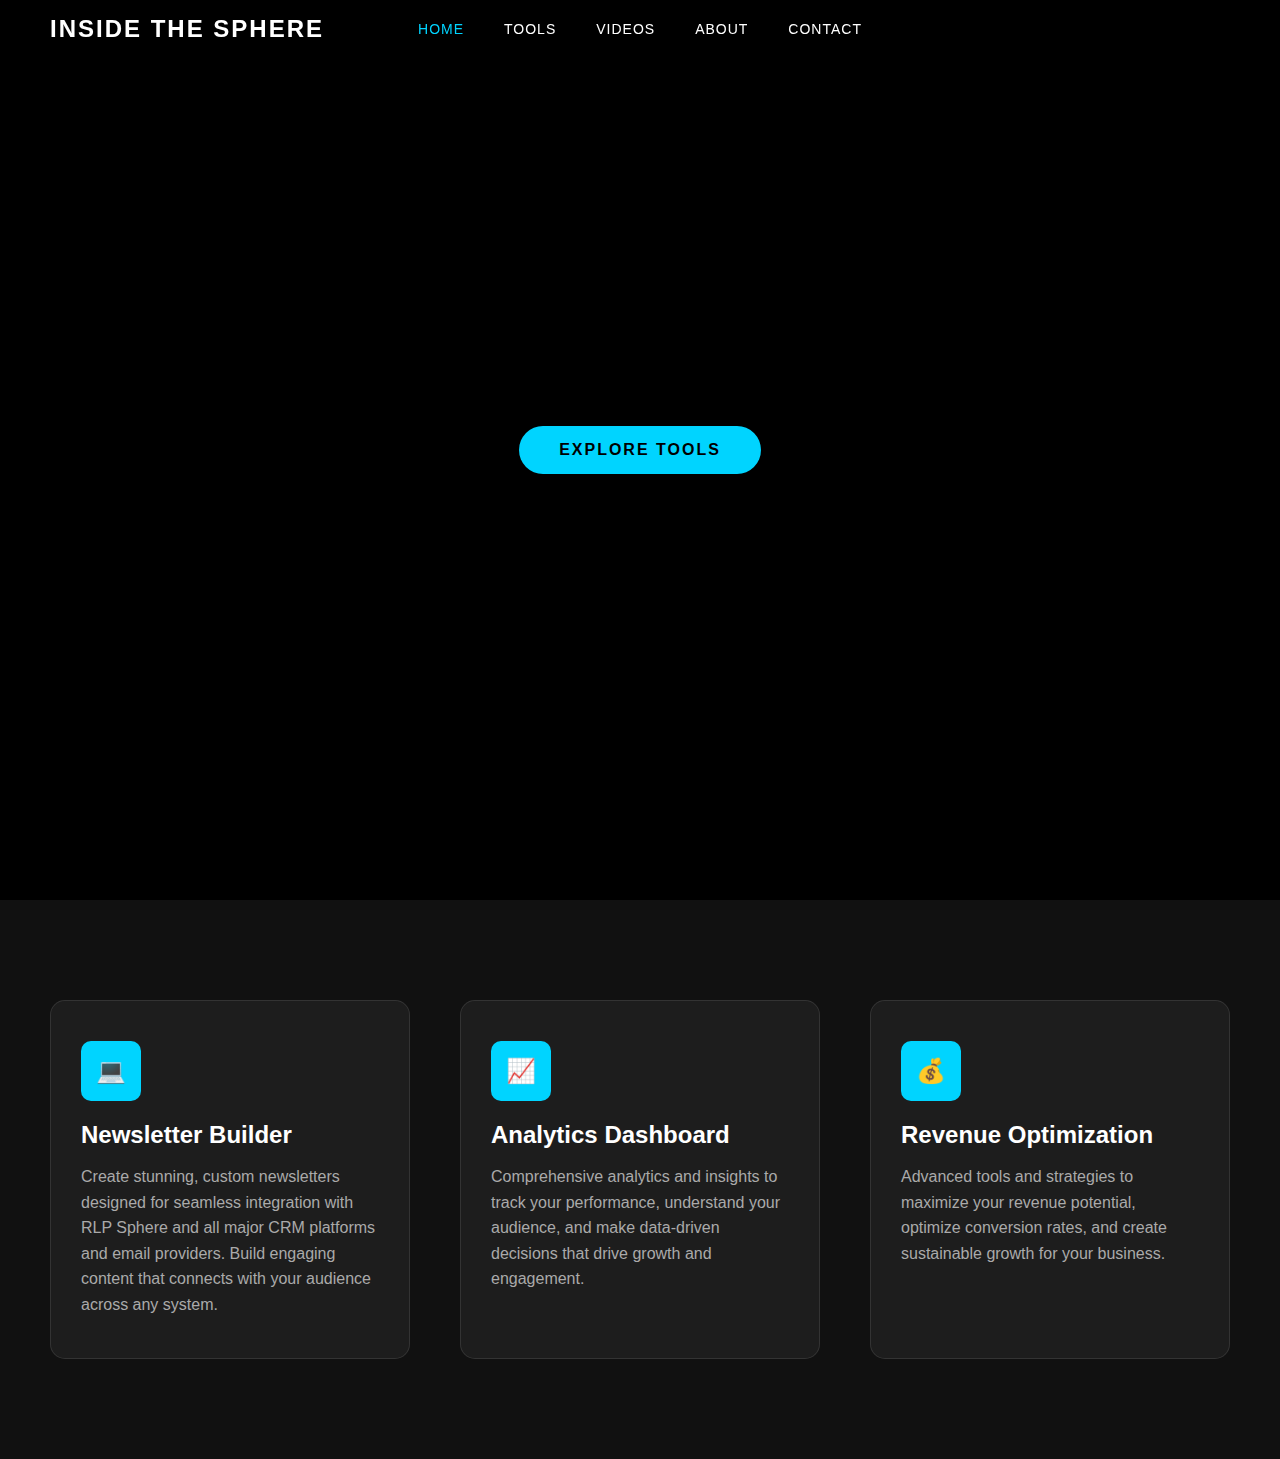
<file: index.html>
<!DOCTYPE html>
<html lang="en">
<head>
    <meta charset="UTF-8">
    <meta name="viewport" content="width=device-width, initial-scale=1.0">
    <title>Inside the Sphere</title>
    <style>
        * {
            margin: 0;
            padding: 0;
            box-sizing: border-box;
        }

        body {
            font-family: 'Arial', sans-serif;
            background: #000;
            color: #fff;
            overflow-x: hidden;
        }

        /* Header Styles */
        header {
            position: fixed;
            top: 0;
            width: 100%;
            z-index: 1000;
            padding: 20px 50px;
            background: rgba(0, 0, 0, 0.9);
            backdrop-filter: blur(10px);
            transition: all 0.3s ease;
        }

        nav {
            display: flex;
            justify-content: center;
            align-items: center;
            position: relative;
        }

        .logo {
            font-size: 24px;
            font-weight: bold;
            letter-spacing: 2px;
            text-align: center;
            position: absolute;
            left: 0;
        }

        .nav-links {
            display: flex;
            list-style: none;
            gap: 40px;
        }

        .nav-links a {
            color: #fff;
            text-decoration: none;
            font-size: 14px;
            letter-spacing: 1px;
            transition: color 0.3s ease;
            position: relative;
        }

        .nav-links a:hover {
            color: #00d4ff;
        }

        .nav-links a.active {
            color: #00d4ff;
        }

        .nav-links a::after {
            content: '';
            position: absolute;
            bottom: -5px;
            left: 0;
            width: 0;
            height: 2px;
            background: #00d4ff;
            transition: width 0.3s ease;
        }

        .nav-links a:hover::after {
            width: 100%;
        }

        /* Dropdown Menu */
        .dropdown {
            position: relative;
            display: inline-block;
        }

        .dropdown-content {
            display: none;
            position: absolute;
            background: rgba(0, 0, 0, 0.95);
            min-width: 200px;
            box-shadow: 0 8px 32px rgba(0, 212, 255, 0.2);
            border: 1px solid rgba(0, 212, 255, 0.3);
            border-radius: 10px;
            z-index: 1000;
            top: calc(100% + 5px);
            left: 50%;
            transform: translateX(-50%);
            backdrop-filter: blur(10px);
            opacity: 0;
            transition: opacity 0.2s ease;
        }

        .dropdown-content a {
            color: #fff;
            padding: 15px 20px;
            text-decoration: none;
            display: block;
            transition: all 0.3s ease;
            border-radius: 8px;
            margin: 5px;
        }

        .dropdown-content a:hover {
            background: rgba(0, 212, 255, 0.2);
            color: #00d4ff;
        }

        .dropdown:hover .dropdown-content {
            display: block;
            opacity: 1;
        }

        /* Add padding to dropdown area to prevent glitches */
        .dropdown::before {
            content: '';
            position: absolute;
            top: 100%;
            left: -20px;
            right: -20px;
            height: 10px;
            background: transparent;
        }

        .social-icons {
            display: flex;
            gap: 20px;
        }

        .social-icons a {
            color: #fff;
            font-size: 18px;
            transition: color 0.3s ease;
        }

        .social-icons a:hover {
            color: #00d4ff;
        }

        /* Hero Section */
        .hero {
            height: 100vh;
            position: relative;
            display: flex;
            align-items: center;
            justify-content: center;
            overflow: hidden;
        }

        .hero-bg {
            position: absolute;
            top: 0;
            left: 0;
            width: 100%;
            height: 100%;
            background: url('https://i.imgur.com/FTUM2IF.png') center/cover;
            transition: all 0.8s ease;
        }

        .hero-content {
            text-align: center;
            z-index: 100;
            max-width: 800px;
            padding: 0 20px;
        }

        .hero h1 {
            font-size: clamp(2.5rem, 8vw, 5rem);
            font-weight: 300;
            letter-spacing: 8px;
            margin-bottom: 30px;
            animation: fadeInUp 1s ease;
        }

        .hero p {
            font-size: 1.2rem;
            margin-bottom: 40px;
            opacity: 0.8;
            animation: fadeInUp 1s ease 0.2s both;
        }

        .cta-btn {
            display: inline-block;
            padding: 15px 40px;
            background: #00d4ff;
            color: #000;
            text-decoration: none;
            font-weight: bold;
            letter-spacing: 2px;
            border-radius: 30px;
            transition: all 0.3s ease;
            animation: fadeInUp 1s ease 0.3s both;
        }

        .cta-btn:hover {
            background: #fff;
            transform: translateY(-3px);
            box-shadow: 0 10px 30px rgba(0, 212, 255, 0.3);
        }

        /* Services Section */
        .services {
            padding: 100px 50px;
            background: #111;
        }

        .services-grid {
            display: grid;
            grid-template-columns: repeat(auto-fit, minmax(300px, 1fr));
            gap: 50px;
            max-width: 1200px;
            margin: 0 auto;
        }

        .service-card {
            padding: 40px 30px;
            background: rgba(255, 255, 255, 0.05);
            border-radius: 15px;
            transition: all 0.3s ease;
            border: 1px solid rgba(255, 255, 255, 0.1);
        }

        .service-card:hover {
            transform: translateY(-10px);
            background: rgba(255, 255, 255, 0.08);
            border-color: #00d4ff;
            cursor: pointer;
        }

        a.service-card:hover {
            transform: translateY(-12px);
            box-shadow: 0 15px 40px rgba(0, 212, 255, 0.2);
        }

        .service-icon {
            width: 60px;
            height: 60px;
            background: #00d4ff;
            border-radius: 10px;
            display: flex;
            align-items: center;
            justify-content: center;
            margin-bottom: 20px;
            font-size: 24px;
            color: #000;
        }

        .service-card h3 {
            font-size: 24px;
            margin-bottom: 15px;
            color: #fff;
        }

        .service-card p {
            color: #aaa;
            line-height: 1.6;
        }

        /* Mobile Responsive */
        @media (max-width: 768px) {
            header {
                padding: 15px 20px;
            }

            .nav-links {
                display: none;
            }

            .services {
                padding: 50px 20px;
            }
        }

        /* Animations */
        @keyframes fadeInUp {
            from {
                opacity: 0;
                transform: translateY(30px);
            }
            to {
                opacity: 1;
                transform: translateY(0);
            }
        }

        .fade-in {
            animation: fadeInUp 0.8s ease;
        }
    </style>
</head>
<body>
    <header>
        <nav>
            <div class="logo">INSIDE THE SPHERE</div>
            <ul class="nav-links">
                <li><a href="https://insidethesphere.com/" class="active">HOME</a></li>
                <li class="dropdown">
                    <a href="https://insidethesphere.com/tools">TOOLS</a>
                    <div class="dropdown-content">
                        <a href="https://insidethesphere.com/newsletter/" target="_blank">Newsletter Builder</a>
                    </div>
                </li>
                <li><a href="https://insidethesphere.com/videos">VIDEOS</a></li>
                <li><a href="https://insidethesphere.com/about">ABOUT</a></li>
                <li><a href="https://insidethesphere.com/contact">CONTACT</a></li>
            </ul>
        </nav>
    </header>

    <section class="hero">
        <div class="hero-bg" id="heroBg"></div>
        <div class="hero-content">
            <a href="https://insidethesphere.com/tools" class="cta-btn">EXPLORE TOOLS</a>
        </div>
    </section>

    <section class="services" id="services">
        <div class="services-grid">
            <a href="https://insidethesphere.com/newsletter/" class="service-card fade-in" style="text-decoration: none; color: inherit; display: block;">
                <div class="service-icon">💻</div>
                <h3>Newsletter Builder</h3>
                <p>Create stunning, custom newsletters designed for seamless integration with RLP Sphere and all major CRM platforms and email providers. Build engaging content that connects with your audience across any system.</p>
            </a>
            <div class="service-card fade-in">
                <div class="service-icon">📈</div>
                <h3>Analytics Dashboard</h3>
                <p>Comprehensive analytics and insights to track your performance, understand your audience, and make data-driven decisions that drive growth and engagement.</p>
            </div>
            <div class="service-card fade-in">
                <div class="service-icon">💰</div>
                <h3>Revenue Optimization</h3>
                <p>Advanced tools and strategies to maximize your revenue potential, optimize conversion rates, and create sustainable growth for your business.</p>
            </div>
        </div>
    </section>

    <script>
        // Smooth scrolling for navigation
        document.querySelectorAll('a[href^="#"]').forEach(anchor => {
            anchor.addEventListener('click', function (e) {
                e.preventDefault();
                const target = document.querySelector(this.getAttribute('href'));
                if (target) {
                    target.scrollIntoView({
                        behavior: 'smooth'
                    });
                }
            });
        });

        // Header background on scroll
        window.addEventListener('scroll', () => {
            const header = document.querySelector('header');
            if (window.scrollY > 100) {
                header.style.background = 'rgba(0, 0, 0, 0.95)';
            } else {
                header.style.background = 'rgba(0, 0, 0, 0.9)';
            }
        });

        // Animate service cards on scroll
        const observerOptions = {
            threshold: 0.1,
            rootMargin: '0px 0px -50px 0px'
        };

        const observer = new IntersectionObserver((entries) => {
            entries.forEach(entry => {
                if (entry.isIntersecting) {
                    entry.target.style.animation = 'fadeInUp 0.8s ease forwards';
                }
            });
        }, observerOptions);

        document.querySelectorAll('.service-card').forEach(card => {
            observer.observe(card);
        });

        // Add hover effects to navigation links
        document.querySelectorAll('.nav-links a').forEach(link => {
            link.addEventListener('click', (e) => {
                document.querySelectorAll('.nav-links a').forEach(l => l.classList.remove('active'));
                link.classList.add('active');
            });
        });
    </script>
</body>
</html>
</file>
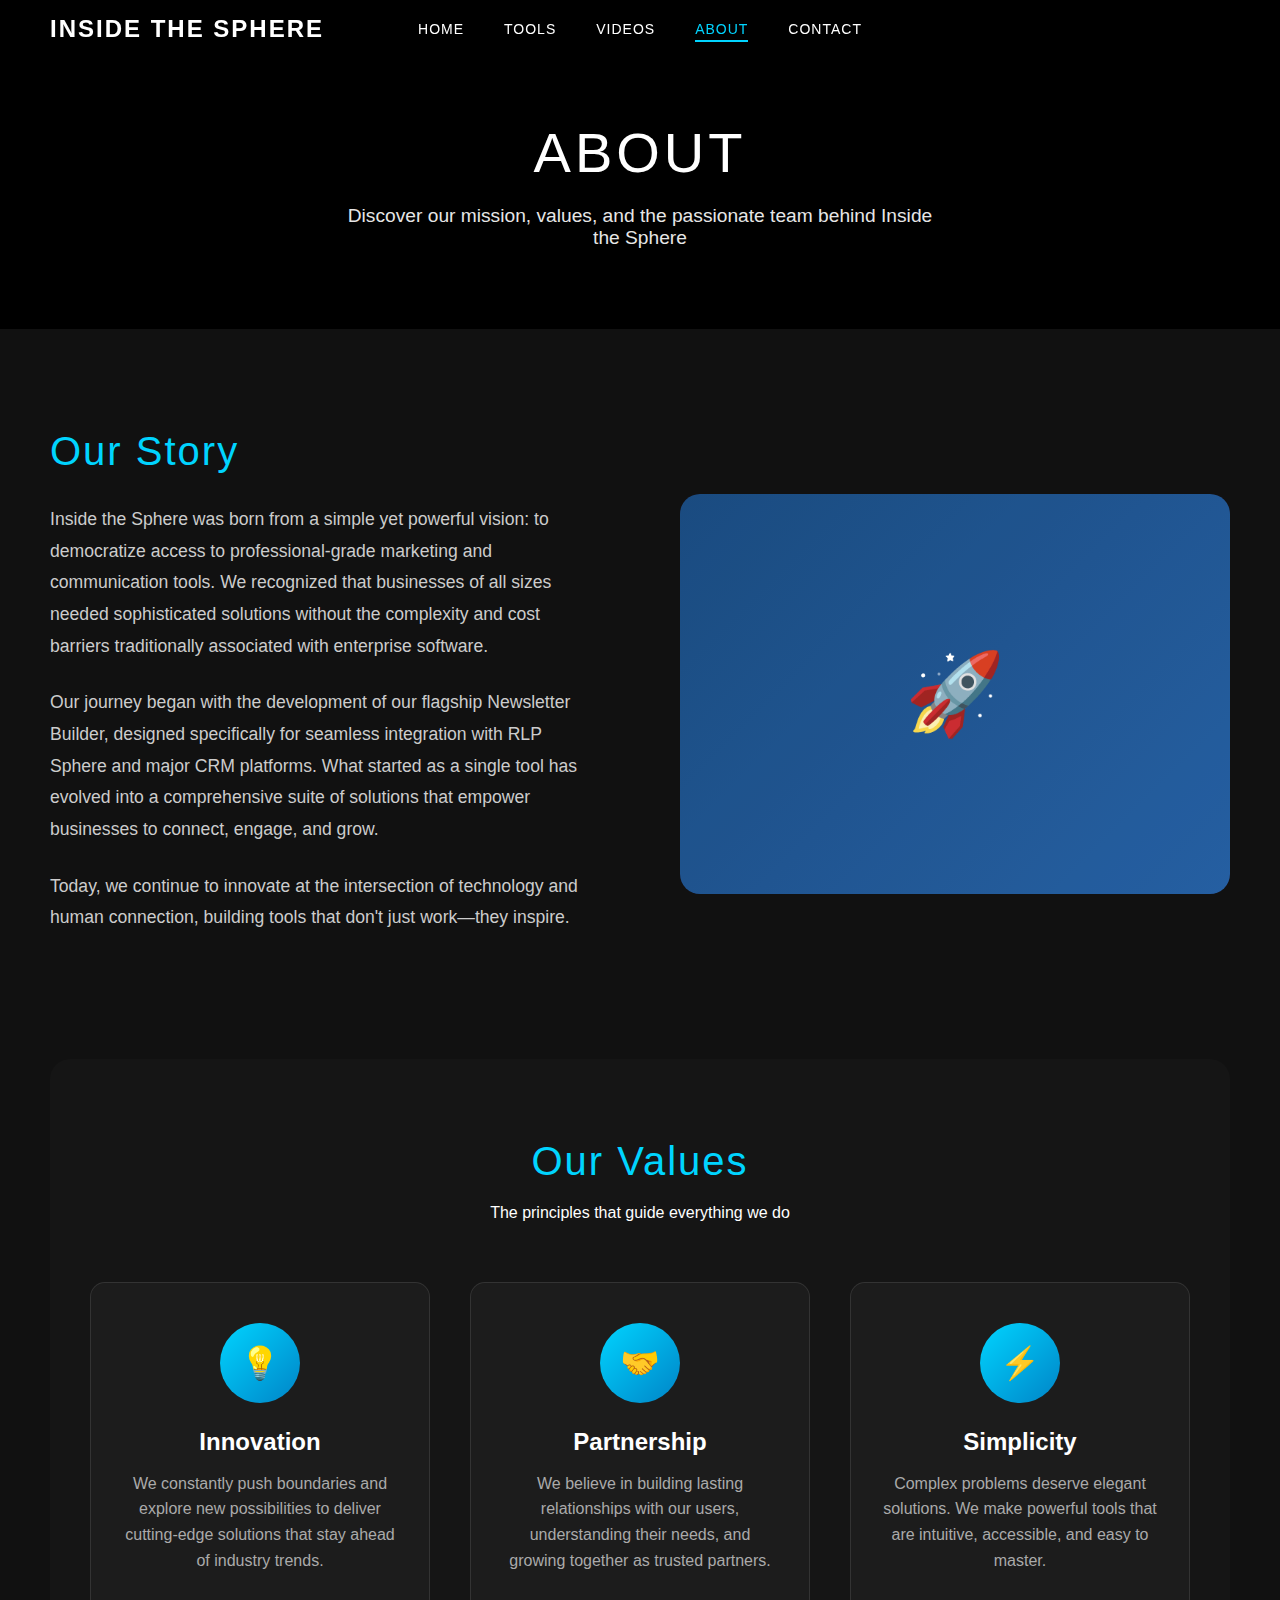
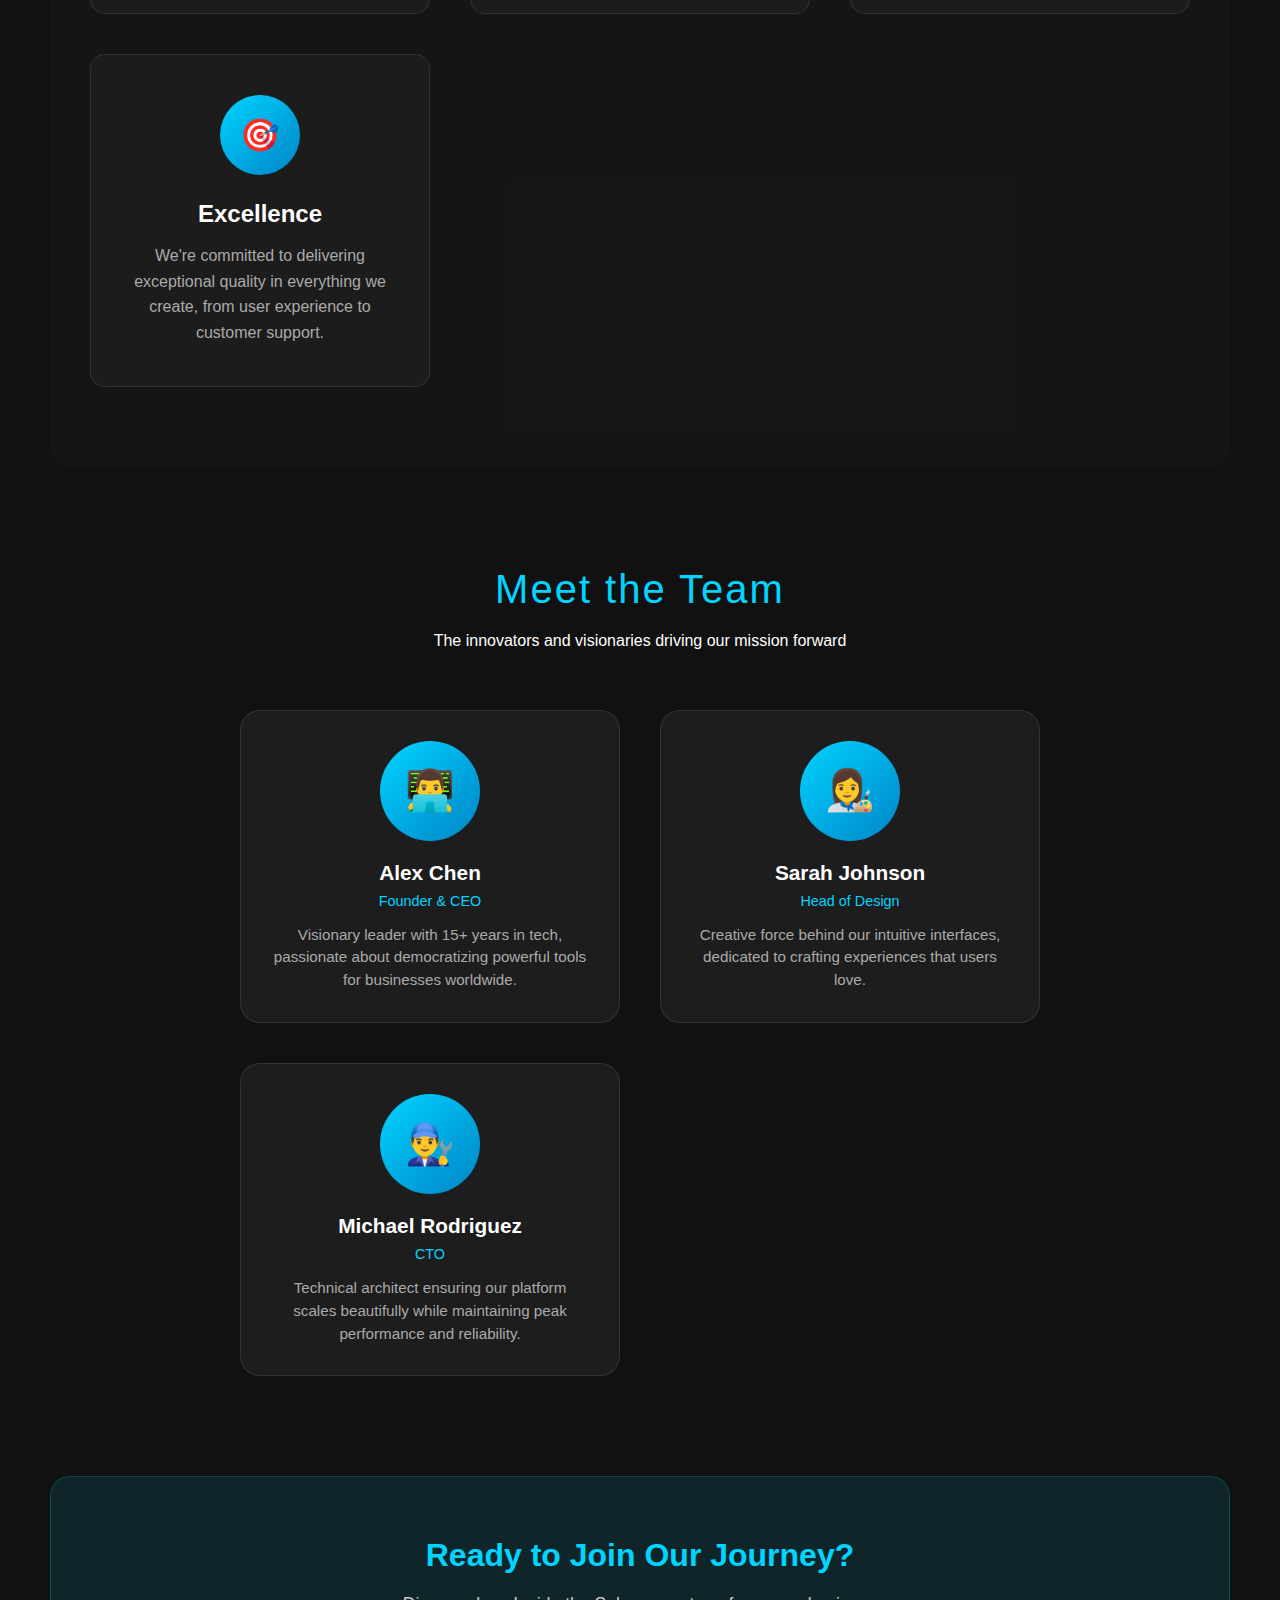
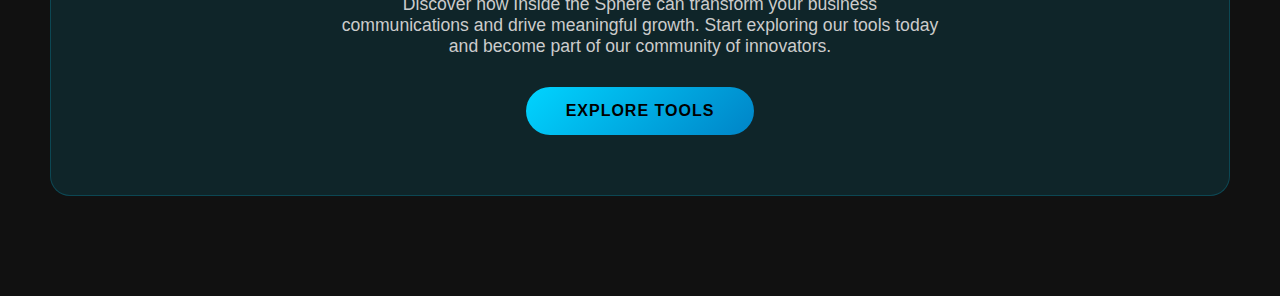
<file: about/index.html>
<!DOCTYPE html>
<html lang="en">
<head>
    <meta charset="UTF-8">
    <meta name="viewport" content="width=device-width, initial-scale=1.0">
    <title>About - Inside the Sphere</title>
    <style>
        * {
            margin: 0;
            padding: 0;
            box-sizing: border-box;
        }

        body {
            font-family: 'Arial', sans-serif;
            background: #000;
            color: #fff;
            overflow-x: hidden;
        }

        /* Header Styles */
        header {
            position: fixed;
            top: 0;
            width: 100%;
            z-index: 1000;
            padding: 20px 50px;
            background: rgba(0, 0, 0, 0.95);
            backdrop-filter: blur(10px);
            transition: all 0.3s ease;
        }

        nav {
            display: flex;
            justify-content: center;
            align-items: center;
            position: relative;
        }

        .logo {
            font-size: 24px;
            font-weight: bold;
            letter-spacing: 2px;
            text-align: center;
            position: absolute;
            left: 0;
        }

        .nav-links {
            display: flex;
            list-style: none;
            gap: 40px;
        }

        .nav-links a {
            color: #fff;
            text-decoration: none;
            font-size: 14px;
            letter-spacing: 1px;
            transition: color 0.3s ease;
            position: relative;
        }

        .nav-links a:hover {
            color: #00d4ff;
        }

        .nav-links a.active {
            color: #00d4ff;
        }

        .nav-links a::after {
            content: '';
            position: absolute;
            bottom: -5px;
            left: 0;
            width: 0;
            height: 2px;
            background: #00d4ff;
            transition: width 0.3s ease;
        }

        .nav-links a:hover::after,
        .nav-links a.active::after {
            width: 100%;
        }

        /* Dropdown Menu */
        .dropdown {
            position: relative;
            display: inline-block;
        }

        .dropdown-content {
            display: none;
            position: absolute;
            background: rgba(0, 0, 0, 0.95);
            min-width: 200px;
            box-shadow: 0 8px 32px rgba(0, 212, 255, 0.2);
            border: 1px solid rgba(0, 212, 255, 0.3);
            border-radius: 10px;
            z-index: 1000;
            top: calc(100% + 5px);
            left: 50%;
            transform: translateX(-50%);
            backdrop-filter: blur(10px);
            opacity: 0;
            transition: opacity 0.2s ease;
        }

        .dropdown-content a {
            color: #fff;
            padding: 15px 20px;
            text-decoration: none;
            display: block;
            transition: all 0.3s ease;
            border-radius: 8px;
            margin: 5px;
        }

        .dropdown-content a:hover {
            background: rgba(0, 212, 255, 0.2);
            color: #00d4ff;
        }

        .dropdown:hover .dropdown-content {
            display: block;
            opacity: 1;
        }

        .dropdown::before {
            content: '';
            position: absolute;
            top: 100%;
            left: -20px;
            right: -20px;
            height: 10px;
            background: transparent;
        }

        /* Page Header */
        .page-header {
            padding: 120px 50px 80px;
            background: url('https://i.imgur.com/FTUM2IF.png') center/cover;
            text-align: center;
            position: relative;
        }

        .page-header::before {
            content: '';
            position: absolute;
            top: 0;
            left: 0;
            right: 0;
            bottom: 0;
            background: rgba(0, 0, 0, 0.6);
        }

        .page-header-content {
            position: relative;
            z-index: 10;
        }

        .page-header h1 {
            font-size: 3.5rem;
            font-weight: 300;
            letter-spacing: 4px;
            margin-bottom: 20px;
            animation: fadeInUp 1s ease;
        }

        .page-header p {
            font-size: 1.2rem;
            opacity: 0.9;
            max-width: 600px;
            margin: 0 auto;
            animation: fadeInUp 1s ease 0.2s both;
        }

        /* About Section */
        .about-section {
            padding: 100px 50px;
            background: #111;
        }

        .about-content {
            max-width: 1200px;
            margin: 0 auto;
        }

        .story-section {
            display: grid;
            grid-template-columns: 1fr 1fr;
            gap: 80px;
            align-items: center;
            margin-bottom: 100px;
        }

        .story-text h2 {
            font-size: 2.5rem;
            font-weight: 300;
            letter-spacing: 2px;
            margin-bottom: 30px;
            color: #00d4ff;
        }

        .story-text p {
            font-size: 1.1rem;
            line-height: 1.8;
            color: #ccc;
            margin-bottom: 25px;
        }

        .story-visual {
            position: relative;
            height: 400px;
            background: linear-gradient(135deg, #1e3c72, #2a5298);
            border-radius: 20px;
            display: flex;
            align-items: center;
            justify-content: center;
            overflow: hidden;
        }

        .story-visual::before {
            content: '';
            position: absolute;
            top: 0;
            left: 0;
            right: 0;
            bottom: 0;
            background: rgba(0, 212, 255, 0.1);
            border-radius: 20px;
        }

        .visual-icon {
            font-size: 5rem;
            color: #00d4ff;
            z-index: 10;
            position: relative;
        }

        /* Values Section */
        .values-section {
            background: rgba(255, 255, 255, 0.02);
            padding: 80px 0;
            margin: 100px 0;
            border-radius: 20px;
        }

        .values-header {
            text-align: center;
            margin-bottom: 60px;
        }

        .values-header h2 {
            font-size: 2.5rem;
            font-weight: 300;
            letter-spacing: 2px;
            margin-bottom: 20px;
            color: #00d4ff;
        }

        .values-grid {
            display: grid;
            grid-template-columns: repeat(auto-fit, minmax(300px, 1fr));
            gap: 40px;
            padding: 0 40px;
        }

        .value-card {
            text-align: center;
            padding: 40px 30px;
            background: rgba(255, 255, 255, 0.03);
            border-radius: 15px;
            border: 1px solid rgba(255, 255, 255, 0.1);
            transition: all 0.3s ease;
        }

        .value-card:hover {
            transform: translateY(-5px);
            border-color: #00d4ff;
            background: rgba(255, 255, 255, 0.05);
        }

        .value-icon {
            width: 80px;
            height: 80px;
            background: linear-gradient(135deg, #00d4ff, #0084c7);
            border-radius: 50%;
            display: flex;
            align-items: center;
            justify-content: center;
            margin: 0 auto 25px;
            font-size: 2rem;
            color: #000;
        }

        .value-card h3 {
            font-size: 1.5rem;
            margin-bottom: 15px;
            color: #fff;
        }

        .value-card p {
            color: #aaa;
            line-height: 1.6;
        }

        /* Team Section */
        .team-section {
            margin-bottom: 100px;
        }

        .team-header {
            text-align: center;
            margin-bottom: 60px;
        }

        .team-header h2 {
            font-size: 2.5rem;
            font-weight: 300;
            letter-spacing: 2px;
            margin-bottom: 20px;
            color: #00d4ff;
        }

        .team-grid {
            display: grid;
            grid-template-columns: repeat(auto-fit, minmax(250px, 1fr));
            gap: 40px;
            max-width: 800px;
            margin: 0 auto;
        }

        .team-card {
            text-align: center;
            padding: 30px;
            background: rgba(255, 255, 255, 0.05);
            border-radius: 20px;
            border: 1px solid rgba(255, 255, 255, 0.1);
            transition: all 0.3s ease;
        }

        .team-card:hover {
            transform: translateY(-8px);
            border-color: #00d4ff;
            box-shadow: 0 15px 30px rgba(0, 212, 255, 0.2);
        }

        .team-avatar {
            width: 100px;
            height: 100px;
            background: linear-gradient(135deg, #00d4ff, #0084c7);
            border-radius: 50%;
            margin: 0 auto 20px;
            display: flex;
            align-items: center;
            justify-content: center;
            font-size: 2.5rem;
            color: #000;
        }

        .team-card h3 {
            font-size: 1.3rem;
            margin-bottom: 8px;
            color: #fff;
        }

        .team-role {
            color: #00d4ff;
            font-size: 0.9rem;
            margin-bottom: 15px;
        }

        .team-card p {
            color: #aaa;
            line-height: 1.5;
            font-size: 0.95rem;
        }

        /* CTA Section */
        .cta-section {
            text-align: center;
            background: rgba(0, 212, 255, 0.1);
            padding: 60px 40px;
            border-radius: 20px;
            border: 1px solid rgba(0, 212, 255, 0.2);
        }

        .cta-section h2 {
            font-size: 2rem;
            margin-bottom: 20px;
            color: #00d4ff;
        }

        .cta-section p {
            font-size: 1.1rem;
            color: #ccc;
            margin-bottom: 30px;
            max-width: 600px;
            margin-left: auto;
            margin-right: auto;
        }

        .cta-button {
            display: inline-block;
            padding: 15px 40px;
            background: linear-gradient(135deg, #00d4ff, #0084c7);
            color: #000;
            text-decoration: none;
            font-weight: bold;
            border-radius: 25px;
            transition: all 0.3s ease;
            text-transform: uppercase;
            letter-spacing: 1px;
        }

        .cta-button:hover {
            background: linear-gradient(135deg, #fff, #f0f0f0);
            transform: translateY(-2px);
            box-shadow: 0 10px 20px rgba(0, 212, 255, 0.3);
        }

        /* Mobile Responsive */
        @media (max-width: 768px) {
            header {
                padding: 15px 20px;
            }

            .nav-links {
                display: none;
            }

            .page-header {
                padding: 100px 20px 60px;
            }

            .page-header h1 {
                font-size: 2.5rem;
            }

            .about-section {
                padding: 60px 20px;
            }

            .story-section {
                grid-template-columns: 1fr;
                gap: 40px;
                text-align: center;
            }

            .values-grid {
                grid-template-columns: 1fr;
                padding: 0 20px;
            }

            .team-grid {
                grid-template-columns: 1fr;
            }
        }

        /* Animations */
        @keyframes fadeInUp {
            from {
                opacity: 0;
                transform: translateY(30px);
            }
            to {
                opacity: 1;
                transform: translateY(0);
            }
        }

        .fade-in {
            animation: fadeInUp 0.8s ease;
        }
    </style>
</head>
<body>
    <header>
        <nav>
            <div class="logo">INSIDE THE SPHERE</div>
            <ul class="nav-links">
                <li><a href="index.html">HOME</a></li>
                <li class="dropdown">
                    <a href="tools.html">TOOLS</a>
                    <div class="dropdown-content">
                        <a href="https://insidethesphere.com/newsletter/" target="_blank">Newsletter Builder</a>
                    </div>
                </li>
                <li><a href="videos.html">VIDEOS</a></li>
                <li><a href="about.html" class="active">ABOUT</a></li>
                <li><a href="contact.html">CONTACT</a></li>
            </ul>
        </nav>
    </header>

    <section class="page-header">
        <div class="page-header-content">
            <h1>ABOUT</h1>
            <p>Discover our mission, values, and the passionate team behind Inside the Sphere</p>
        </div>
    </section>

    <section class="about-section">
        <div class="about-content">
            <div class="story-section fade-in">
                <div class="story-text">
                    <h2>Our Story</h2>
                    <p>Inside the Sphere was born from a simple yet powerful vision: to democratize access to professional-grade marketing and communication tools. We recognized that businesses of all sizes needed sophisticated solutions without the complexity and cost barriers traditionally associated with enterprise software.</p>
                    <p>Our journey began with the development of our flagship Newsletter Builder, designed specifically for seamless integration with RLP Sphere and major CRM platforms. What started as a single tool has evolved into a comprehensive suite of solutions that empower businesses to connect, engage, and grow.</p>
                    <p>Today, we continue to innovate at the intersection of technology and human connection, building tools that don't just work—they inspire.</p>
                </div>
                <div class="story-visual">
                    <div class="visual-icon">🚀</div>
                </div>
            </div>

            <div class="values-section fade-in">
                <div class="values-header">
                    <h2>Our Values</h2>
                    <p>The principles that guide everything we do</p>
                </div>
                <div class="values-grid">
                    <div class="value-card">
                        <div class="value-icon">💡</div>
                        <h3>Innovation</h3>
                        <p>We constantly push boundaries and explore new possibilities to deliver cutting-edge solutions that stay ahead of industry trends.</p>
                    </div>
                    <div class="value-card">
                        <div class="value-icon">🤝</div>
                        <h3>Partnership</h3>
                        <p>We believe in building lasting relationships with our users, understanding their needs, and growing together as trusted partners.</p>
                    </div>
                    <div class="value-card">
                        <div class="value-icon">⚡</div>
                        <h3>Simplicity</h3>
                        <p>Complex problems deserve elegant solutions. We make powerful tools that are intuitive, accessible, and easy to master.</p>
                    </div>
                    <div class="value-card">
                        <div class="value-icon">🎯</div>
                        <h3>Excellence</h3>
                        <p>We're committed to delivering exceptional quality in everything we create, from user experience to customer support.</p>
                    </div>
                </div>
            </div>

            <div class="team-section fade-in">
                <div class="team-header">
                    <h2>Meet the Team</h2>
                    <p>The innovators and visionaries driving our mission forward</p>
                </div>
                <div class="team-grid">
                    <div class="team-card">
                        <div class="team-avatar">👨‍💻</div>
                        <h3>Alex Chen</h3>
                        <div class="team-role">Founder & CEO</div>
                        <p>Visionary leader with 15+ years in tech, passionate about democratizing powerful tools for businesses worldwide.</p>
                    </div>
                    <div class="team-card">
                        <div class="team-avatar">👩‍🎨</div>
                        <h3>Sarah Johnson</h3>
                        <div class="team-role">Head of Design</div>
                        <p>Creative force behind our intuitive interfaces, dedicated to crafting experiences that users love.</p>
                    </div>
                    <div class="team-card">
                        <div class="team-avatar">👨‍🔧</div>
                        <h3>Michael Rodriguez</h3>
                        <div class="team-role">CTO</div>
                        <p>Technical architect ensuring our platform scales beautifully while maintaining peak performance and reliability.</p>
                    </div>
                </div>
            </div>

            <div class="cta-section fade-in">
                <h2>Ready to Join Our Journey?</h2>
                <p>Discover how Inside the Sphere can transform your business communications and drive meaningful growth. Start exploring our tools today and become part of our community of innovators.</p>
                <a href="tools.html" class="cta-button">Explore Tools</a>
            </div>
        </div>
    </section>

    <script>
        // Header background on scroll
        window.addEventListener('scroll', () => {
            const header = document.querySelector('header');
            if (window.scrollY > 100) {
                header.style.background = 'rgba(0, 0, 0, 0.98)';
            } else {
                header.style.background = 'rgba(0, 0, 0, 0.95)';
            }
        });

        // Animate elements on scroll
        const observerOptions = {
            threshold: 0.1,
            rootMargin: '0px 0px -50px 0px'
        };

        const observer = new IntersectionObserver((entries) => {
            entries.forEach(entry => {
                if (entry.isIntersecting) {
                    entry.target.style.animation = 'fadeInUp 0.8s ease forwards';
                }
            });
        }, observerOptions);

        document.querySelectorAll('.fade-in').forEach(element => {
            observer.observe(element);
        });
    </script>
</body>
</html>
</file>
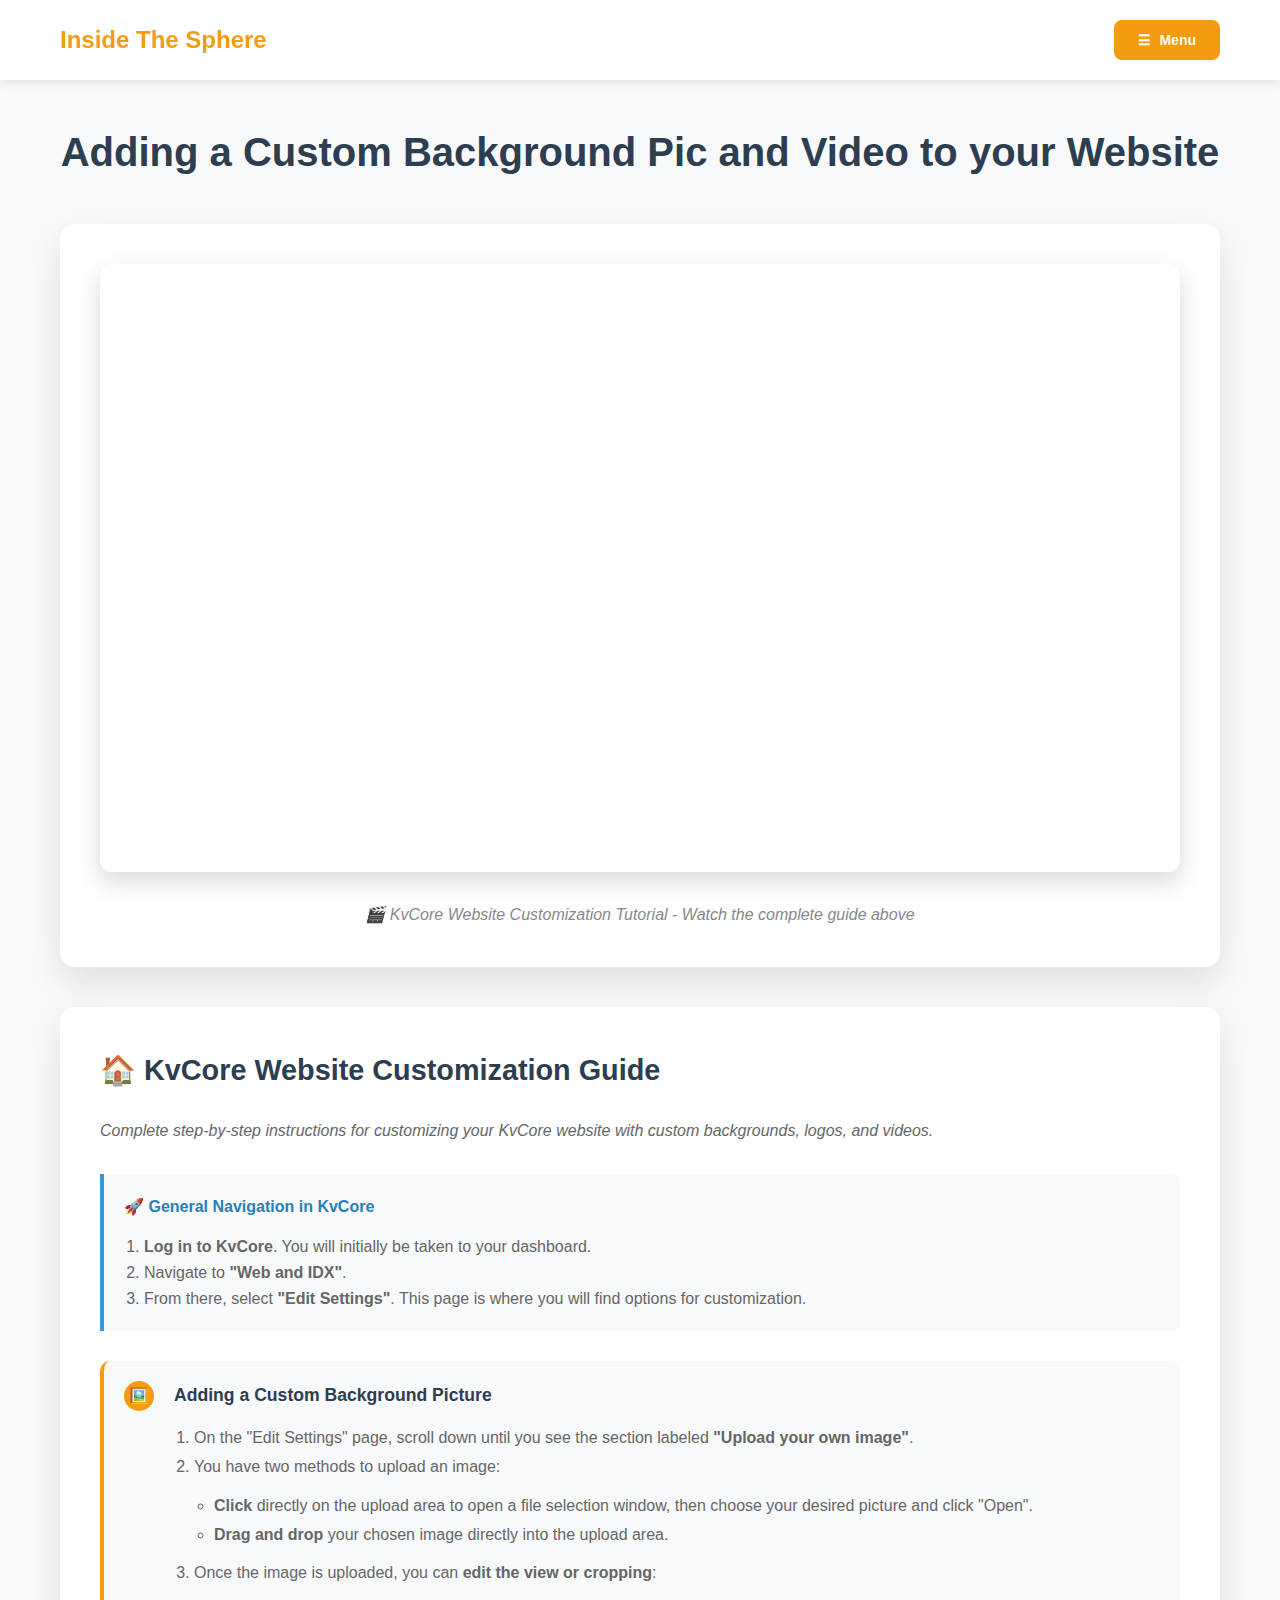
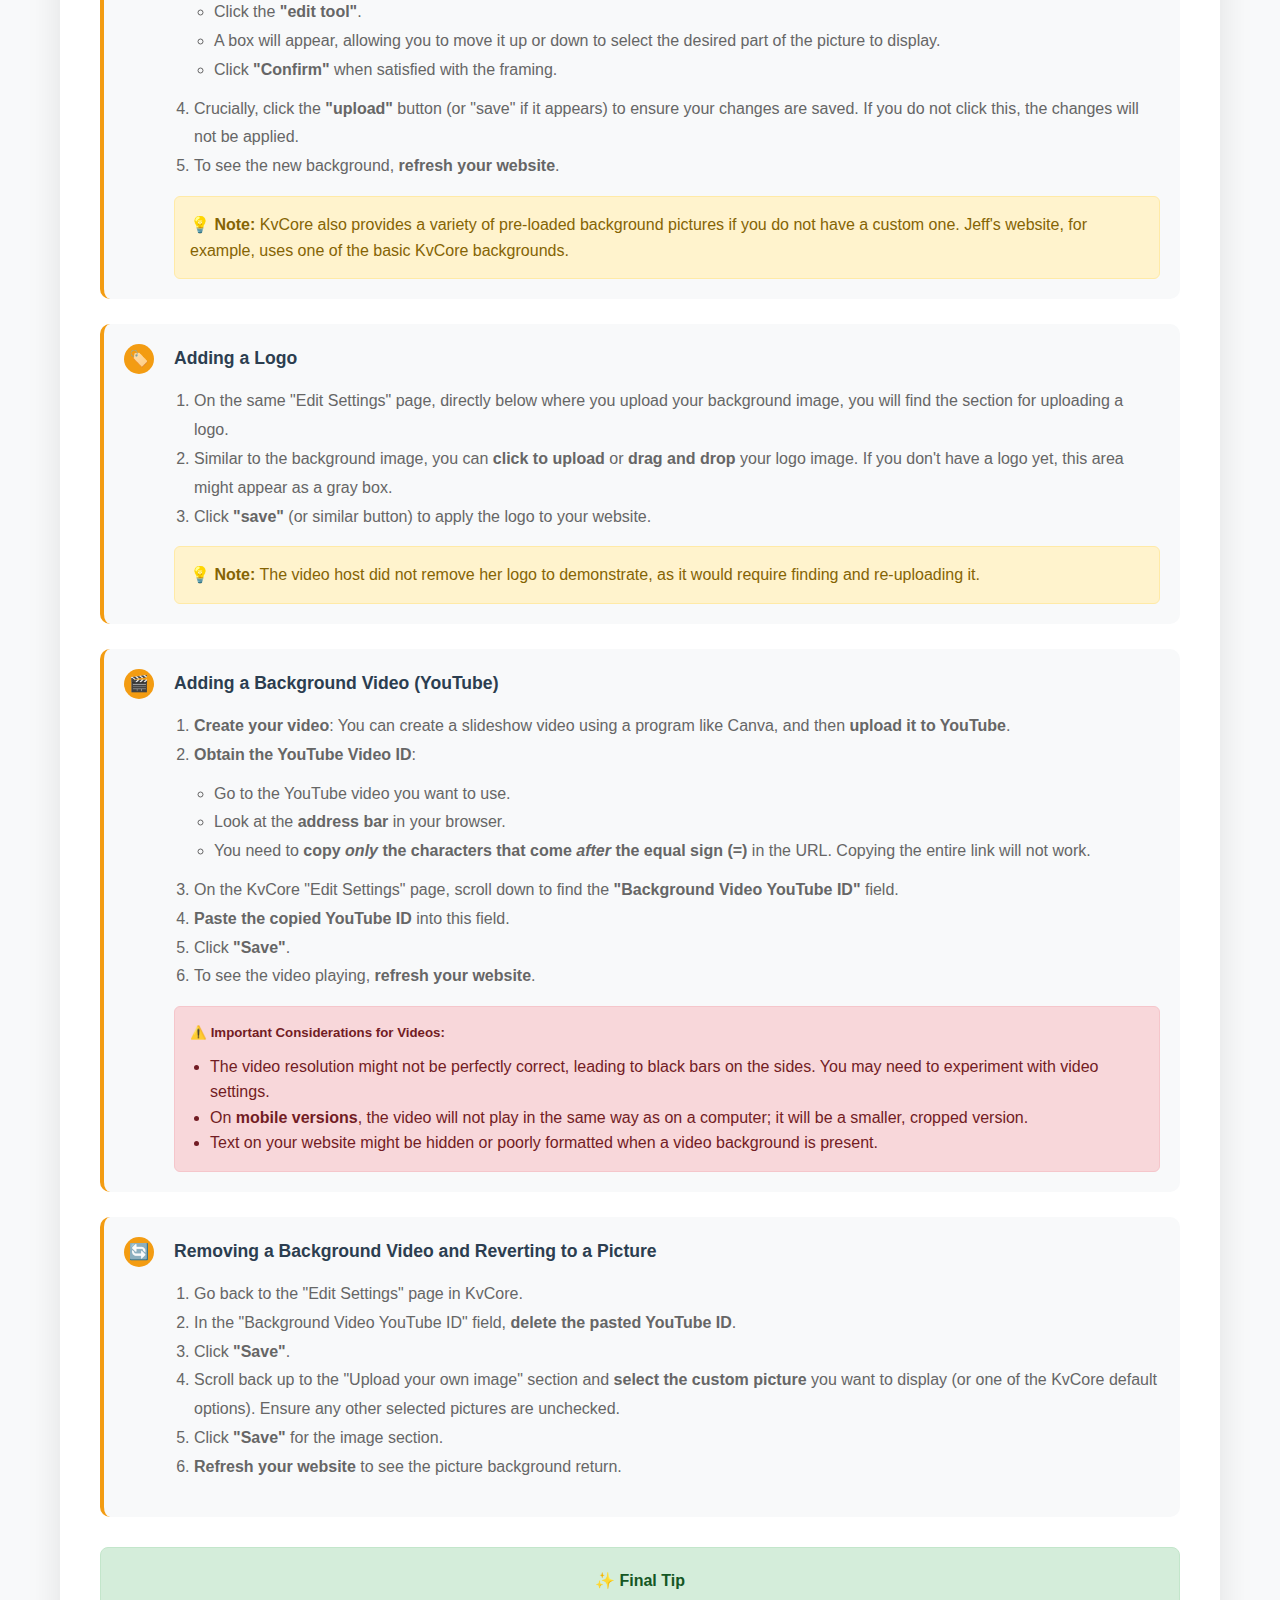
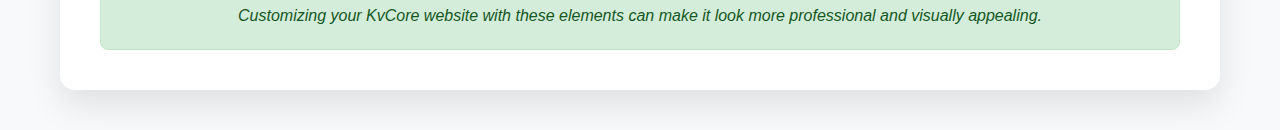
<file: background-customization/index.html>
<!DOCTYPE html>
<html lang="en">
<head>
    <meta charset="UTF-8">
    <meta name="viewport" content="width=device-width, initial-scale=1.0">
    <title>Video Player - Inside The Sphere</title>
    
    <style>
        /* Navigation Styles - Inside The Sphere */
        .sphere-nav {
            position: fixed !important;
            top: 0 !important;
            left: 0 !important;
            width: 100% !important;
            background: white !important;
            z-index: 9999 !important;
            box-shadow: 0 2px 10px rgba(0,0,0,0.1) !important;
            margin: 0 !important;
            padding: 0 !important;
        }

        .sphere-nav-container {
            max-width: 1200px !important;
            margin: 0 auto !important;
            padding: 20px !important;
            display: flex !important;
            align-items: center !important;
            justify-content: space-between !important;
            box-sizing: border-box !important;
        }

        .sphere-logo {
            font-size: 24px !important;
            font-weight: bold !important;
            color: #f39c12 !important;
            text-decoration: none !important;
            margin: 0 !important;
            padding: 0 !important;
            font-family: Arial, sans-serif !important;
        }

        .sphere-logo:hover {
            color: #e67e22 !important;
            text-decoration: none !important;
        }

        .sphere-menu-btn {
            background: #f39c12 !important;
            color: white !important;
            border: none !important;
            padding: 12px 24px !important;
            border-radius: 8px !important;
            font-weight: 600 !important;
            cursor: pointer !important;
            transition: all 0.3s ease !important;
            display: flex !important;
            align-items: center !important;
            gap: 8px !important;
            font-family: Arial, sans-serif !important;
            font-size: 14px !important;
            margin: 0 !important;
        }

        .sphere-menu-btn:hover {
            background: #e67e22 !important;
        }

        .sphere-menu-btn.active {
            background: #e67e22 !important;
        }

        /* Popout Menu */
        .sphere-popout-menu {
            position: fixed !important;
            top: 0 !important;
            left: -300px !important;
            width: 280px !important;
            height: 100vh !important;
            background: #2c3e50 !important;
            z-index: 10000 !important;
            transition: left 0.3s ease !important;
            overflow-y: auto !important;
            margin: 0 !important;
            padding: 0 !important;
            box-sizing: border-box !important;
        }

        .sphere-popout-menu.active {
            left: 0 !important;
        }

        .sphere-menu-header {
            padding: 25px 20px !important;
            border-bottom: 1px solid #34495e !important;
            margin: 0 !important;
        }

        .sphere-menu-title {
            color: white !important;
            font-size: 18px !important;
            font-weight: 600 !important;
            margin-bottom: 5px !important;
            font-family: Arial, sans-serif !important;
            margin-top: 0 !important;
        }

        .sphere-menu-subtitle {
            color: #bdc3c7 !important;
            font-size: 14px !important;
            margin: 0 !important;
            font-family: Arial, sans-serif !important;
        }

        .sphere-menu-items {
            padding: 20px 0 !important;
            margin: 0 !important;
        }

        .sphere-menu-item {
            display: flex !important;
            align-items: center !important;
            padding: 15px 20px !important;
            color: #ecf0f1 !important;
            text-decoration: none !important;
            transition: all 0.3s ease !important;
            border-left: 3px solid transparent !important;
            margin: 0 !important;
            font-family: Arial, sans-serif !important;
        }

        .sphere-menu-item:hover {
            background: #34495e !important;
            border-left-color: #f39c12 !important;
            text-decoration: none !important;
            color: #ecf0f1 !important;
        }

        .sphere-menu-icon {
            width: 24px !important;
            height: 24px !important;
            margin-right: 15px !important;
            border-radius: 6px !important;
            display: flex !important;
            align-items: center !important;
            justify-content: center !important;
            font-size: 14px !important;
            color: white !important;
            flex-shrink: 0 !important;
        }

        .sphere-menu-text {
            font-weight: 500 !important;
            font-size: 15px !important;
            font-family: Arial, sans-serif !important;
        }

        /* Icon Colors */
        .sphere-icon-home { background: #3498db !important; }
        .sphere-icon-tools { background: #f39c12 !important; }
        .sphere-icon-newsletter { background: #e74c3c !important; }

        /* Overlay */
        .sphere-overlay {
            position: fixed !important;
            top: 0 !important;
            left: 0 !important;
            width: 100% !important;
            height: 100% !important;
            background: rgba(0,0,0,0.5) !important;
            z-index: 9998 !important;
            opacity: 0 !important;
            visibility: hidden !important;
            transition: all 0.3s ease !important;
        }

        .sphere-overlay.active {
            opacity: 1 !important;
            visibility: visible !important;
        }

        /* Main Page Styles */
        * {
            margin: 0;
            padding: 0;
            box-sizing: border-box;
        }

        body {
            font-family: 'Arial', sans-serif;
            line-height: 1.6;
            color: #333;
            padding-top: 80px;
            background: #f8f9fa;
        }

        html {
            scroll-behavior: smooth;
        }

        .container {
            max-width: 1200px;
            margin: 0 auto;
            padding: 0 20px;
        }

        .section {
            padding: 40px 0;
        }

        .section-header {
            text-align: center;
            margin-bottom: 40px;
        }

        .section-header h2 {
            font-size: 2.5rem;
            margin-bottom: 20px;
            color: #2c3e50;
        }

        .btn {
            display: inline-block;
            padding: 12px 30px;
            background: #f39c12;
            color: white;
            text-decoration: none;
            border-radius: 25px;
            font-weight: 600;
            transition: all 0.3s ease;
            border: none;
            cursor: pointer;
        }

        .btn:hover {
            background: #e67e22;
            transform: translateY(-2px);
            box-shadow: 0 10px 20px rgba(243, 156, 18, 0.3);
        }

        /* Video Player Styles */
        .video-container {
            background: white;
            border-radius: 15px;
            box-shadow: 0 15px 35px rgba(0,0,0,0.1);
            padding: 40px;
            margin-bottom: 40px;
        }

        .video-wrapper {
            position: relative;
            width: 100%;
            height: 0;
            padding-bottom: 56.25%; /* 16:9 aspect ratio */
            margin-bottom: 30px;
            border-radius: 12px;
            overflow: hidden;
            box-shadow: 0 10px 25px rgba(0,0,0,0.15);
        }

        .video-wrapper iframe {
            position: absolute;
            top: 0;
            left: 0;
            width: 100%;
            height: 100%;
            border: none;
        }

        .video-controls {
            display: flex;
            gap: 15px;
            margin-bottom: 20px;
            flex-wrap: wrap;
            align-items: center;
        }

        .video-url-input {
            flex: 1;
            min-width: 300px;
            padding: 12px 16px;
            border: 2px solid #ddd;
            border-radius: 8px;
            font-size: 16px;
            transition: border-color 0.3s ease;
        }

        .video-url-input:focus {
            outline: none;
            border-color: #f39c12;
            box-shadow: 0 0 0 3px rgba(243, 156, 18, 0.1);
        }

        .load-video-btn {
            padding: 12px 24px;
            background: #f39c12;
            color: white;
            border: none;
            border-radius: 8px;
            font-weight: 600;
            cursor: pointer;
            transition: all 0.3s ease;
            white-space: nowrap;
        }

        .load-video-btn:hover {
            background: #e67e22;
            transform: translateY(-1px);
        }

        .instructions {
            background: white;
            border-radius: 15px;
            box-shadow: 0 15px 35px rgba(0,0,0,0.1);
            padding: 40px;
        }

        .instructions h3 {
            color: #2c3e50;
            margin-bottom: 25px;
            font-size: 1.8rem;
            display: flex;
            align-items: center;
            gap: 15px;
        }

        .instruction-step {
            display: flex;
            align-items: flex-start;
            margin-bottom: 25px;
            padding: 20px;
            background: #f8f9fa;
            border-radius: 10px;
            border-left: 4px solid #f39c12;
        }

        .step-number {
            background: #f39c12;
            color: white;
            width: 30px;
            height: 30px;
            border-radius: 50%;
            display: flex;
            align-items: center;
            justify-content: center;
            font-weight: bold;
            margin-right: 20px;
            flex-shrink: 0;
        }

        .step-content h4 {
            color: #2c3e50;
            margin-bottom: 8px;
            font-size: 1.1rem;
        }

        .step-content p {
            color: #666;
            line-height: 1.6;
        }

        .example-urls {
            background: #e8f4f8;
            border-radius: 8px;
            padding: 20px;
            margin-top: 15px;
            border-left: 4px solid #3498db;
        }

        .example-urls h5 {
            color: #2980b9;
            margin-bottom: 10px;
        }

        .example-urls code {
            background: white;
            padding: 4px 8px;
            border-radius: 4px;
            font-size: 14px;
            color: #2c3e50;
            display: block;
            margin: 5px 0;
            word-break: break-all;
        }

        .features-grid {
            display: grid;
            grid-template-columns: repeat(auto-fit, minmax(250px, 1fr));
            gap: 20px;
            margin-top: 30px;
        }

        .feature-card {
            background: white;
            padding: 25px;
            border-radius: 10px;
            box-shadow: 0 5px 15px rgba(0,0,0,0.08);
            text-align: center;
            transition: transform 0.3s ease;
        }

        .feature-card:hover {
            transform: translateY(-5px);
        }

        .feature-icon {
            font-size: 2.5rem;
            margin-bottom: 15px;
        }

        .feature-card h4 {
            color: #2c3e50;
            margin-bottom: 10px;
        }

        .feature-card p {
            color: #666;
            font-size: 14px;
        }

        /* Mobile Responsive */
        @media (max-width: 768px) {
            .sphere-nav-container {
                padding: 15px 20px !important;
            }

            .sphere-logo {
                font-size: 20px !important;
            }

            .sphere-menu-btn {
                padding: 10px 20px !important;
                font-size: 14px !important;
            }

            .sphere-popout-menu {
                width: 100% !important;
                left: -100% !important;
            }

            body {
                padding-top: 70px;
            }

            .section {
                padding: 30px 0;
            }

            .video-container, .instructions {
                padding: 25px;
            }

            .section-header h2 {
                font-size: 2rem;
            }

            .video-controls {
                flex-direction: column;
                align-items: stretch;
            }

            .video-url-input {
                min-width: 100%;
            }

            .instruction-step {
                flex-direction: column;
                text-align: center;
            }

            .step-number {
                margin-right: 0;
                margin-bottom: 15px;
                align-self: center;
            }
        }
    </style>
</head>
<body>
    <!-- Navigation Menu -->
    <nav class="sphere-nav">
        <div class="sphere-nav-container">
            <a href="/" class="sphere-logo">Inside The Sphere</a>
            <button class="sphere-menu-btn" onclick="toggleSphereMenu()">
                <span>☰</span>
                <span>Menu</span>
            </button>
        </div>
    </nav>

    <!-- Navigation Overlay -->
    <div class="sphere-overlay" id="sphereOverlay" onclick="closeSphereMenu()"></div>

    <!-- Navigation Popout Menu -->
    <div class="sphere-popout-menu" id="spherePopoutMenu">
        <div class="sphere-menu-header">
            <div class="sphere-menu-title">Navigation</div>
            <div class="sphere-menu-subtitle">Inside The Sphere</div>
        </div>

        <div class="sphere-menu-items">
            <a href="/" class="sphere-menu-item">
                <div class="sphere-menu-icon sphere-icon-home">🏠</div>
                <div class="sphere-menu-text">Home</div>
            </a>

            <a href="/smarttools/" class="sphere-menu-item">
                <div class="sphere-menu-icon sphere-icon-tools">🛠️</div>
                <div class="sphere-menu-text">Smart Tools</div>
            </a>

            <a href="/newsletter/" class="sphere-menu-item">
                <div class="sphere-menu-icon sphere-icon-newsletter">📧</div>
                <div class="sphere-menu-text">Newsletter Builder</div>
            </a>
        </div>
    </div>

    <!-- Page Content -->
    <main style="min-height: calc(100vh - 80px);">
        <div class="container">
            <div class="section">
                <div class="section-header">
                    <h2>Adding a Custom Background Pic and Video to your Website</h2>
                </div>
                
                <!-- Video Player Section -->
                <div class="video-container">
                    <div class="video-wrapper" id="videoWrapper">
                        <iframe 
                            id="videoPlayer"
                            src="https://www.youtube.com/embed/VfNtGfe1ERc?start=16&rel=0&modestbranding=1"
                            allow="accelerometer; autoplay; clipboard-write; encrypted-media; gyroscope; picture-in-picture"
                            allowfullscreen>
                        </iframe>
                    </div>
                    
                    <p style="color: #888; text-align: center; font-style: italic;">
                        🎬 KvCore Website Customization Tutorial - Watch the complete guide above
                    </p>
                </div>

                <!-- KvCore Customization Guide -->
                <div class="instructions" style="margin-top: 30px;">
                    <h3>🏠 KvCore Website Customization Guide</h3>
                    <p style="color: #666; margin-bottom: 30px; font-style: italic;">
                        Complete step-by-step instructions for customizing your KvCore website with custom backgrounds, logos, and videos.
                    </p>
                    
                    <div style="border-left: 4px solid #3498db; padding: 20px; background: #f8f9fa; border-radius: 0 8px 8px 0; margin-bottom: 30px;">
                        <h4 style="color: #2980b9; margin-bottom: 15px;">🚀 General Navigation in KvCore</h4>
                        <ol style="margin-left: 20px; color: #666;">
                            <li><strong>Log in to KvCore</strong>. You will initially be taken to your dashboard.</li>
                            <li>Navigate to <strong>"Web and IDX"</strong>.</li>
                            <li>From there, select <strong>"Edit Settings"</strong>. This page is where you will find options for customization.</li>
                        </ol>
                    </div>

                    <div class="instruction-step">
                        <div class="step-number">🖼️</div>
                        <div class="step-content">
                            <h4>Adding a Custom Background Picture</h4>
                            <ol style="margin: 15px 0 15px 20px; color: #666; line-height: 1.8;">
                                <li>On the "Edit Settings" page, scroll down until you see the section labeled <strong>"Upload your own image"</strong>.</li>
                                <li>You have two methods to upload an image:
                                    <ul style="margin: 10px 0 10px 20px;">
                                        <li><strong>Click</strong> directly on the upload area to open a file selection window, then choose your desired picture and click "Open".</li>
                                        <li><strong>Drag and drop</strong> your chosen image directly into the upload area.</li>
                                    </ul>
                                </li>
                                <li>Once the image is uploaded, you can <strong>edit the view or cropping</strong>:
                                    <ul style="margin: 10px 0 10px 20px;">
                                        <li>Click the <strong>"edit tool"</strong>.</li>
                                        <li>A box will appear, allowing you to move it up or down to select the desired part of the picture to display.</li>
                                        <li>Click <strong>"Confirm"</strong> when satisfied with the framing.</li>
                                    </ul>
                                </li>
                                <li>Crucially, click the <strong>"upload"</strong> button (or "save" if it appears) to ensure your changes are saved. If you do not click this, the changes will not be applied.</li>
                                <li>To see the new background, <strong>refresh your website</strong>.</li>
                            </ol>
                            <div style="background: #fff3cd; border: 1px solid #ffeaa7; border-radius: 6px; padding: 15px; margin-top: 15px;">
                                <p style="margin: 0; color: #856404;"><strong>💡 Note:</strong> KvCore also provides a variety of pre-loaded background pictures if you do not have a custom one. Jeff's website, for example, uses one of the basic KvCore backgrounds.</p>
                            </div>
                        </div>
                    </div>

                    <div class="instruction-step">
                        <div class="step-number">🏷️</div>
                        <div class="step-content">
                            <h4>Adding a Logo</h4>
                            <ol style="margin: 15px 0 15px 20px; color: #666; line-height: 1.8;">
                                <li>On the same "Edit Settings" page, directly below where you upload your background image, you will find the section for uploading a logo.</li>
                                <li>Similar to the background image, you can <strong>click to upload</strong> or <strong>drag and drop</strong> your logo image. If you don't have a logo yet, this area might appear as a gray box.</li>
                                <li>Click <strong>"save"</strong> (or similar button) to apply the logo to your website.</li>
                            </ol>
                            <div style="background: #fff3cd; border: 1px solid #ffeaa7; border-radius: 6px; padding: 15px; margin-top: 15px;">
                                <p style="margin: 0; color: #856404;"><strong>💡 Note:</strong> The video host did not remove her logo to demonstrate, as it would require finding and re-uploading it.</p>
                            </div>
                        </div>
                    </div>

                    <div class="instruction-step">
                        <div class="step-number">🎬</div>
                        <div class="step-content">
                            <h4>Adding a Background Video (YouTube)</h4>
                            <ol style="margin: 15px 0 15px 20px; color: #666; line-height: 1.8;">
                                <li><strong>Create your video</strong>: You can create a slideshow video using a program like Canva, and then <strong>upload it to YouTube</strong>.</li>
                                <li><strong>Obtain the YouTube Video ID</strong>:
                                    <ul style="margin: 10px 0 10px 20px;">
                                        <li>Go to the YouTube video you want to use.</li>
                                        <li>Look at the <strong>address bar</strong> in your browser.</li>
                                        <li>You need to <strong>copy <em>only</em> the characters that come <em>after</em> the equal sign (=)</strong> in the URL. Copying the entire link will not work.</li>
                                    </ul>
                                </li>
                                <li>On the KvCore "Edit Settings" page, scroll down to find the <strong>"Background Video YouTube ID"</strong> field.</li>
                                <li><strong>Paste the copied YouTube ID</strong> into this field.</li>
                                <li>Click <strong>"Save"</strong>.</li>
                                <li>To see the video playing, <strong>refresh your website</strong>.</li>
                            </ol>
                            
                            <div style="background: #f8d7da; border: 1px solid #f5c6cb; border-radius: 6px; padding: 15px; margin-top: 15px;">
                                <h5 style="color: #721c24; margin-bottom: 10px;">⚠️ Important Considerations for Videos:</h5>
                                <ul style="margin: 0 0 0 20px; color: #721c24;">
                                    <li>The video resolution might not be perfectly correct, leading to black bars on the sides. You may need to experiment with video settings.</li>
                                    <li>On <strong>mobile versions</strong>, the video will not play in the same way as on a computer; it will be a smaller, cropped version.</li>
                                    <li>Text on your website might be hidden or poorly formatted when a video background is present.</li>
                                </ul>
                            </div>
                        </div>
                    </div>

                    <div class="instruction-step">
                        <div class="step-number">🔄</div>
                        <div class="step-content">
                            <h4>Removing a Background Video and Reverting to a Picture</h4>
                            <ol style="margin: 15px 0 15px 20px; color: #666; line-height: 1.8;">
                                <li>Go back to the "Edit Settings" page in KvCore.</li>
                                <li>In the "Background Video YouTube ID" field, <strong>delete the pasted YouTube ID</strong>.</li>
                                <li>Click <strong>"Save"</strong>.</li>
                                <li>Scroll back up to the "Upload your own image" section and <strong>select the custom picture</strong> you want to display (or one of the KvCore default options). Ensure any other selected pictures are unchecked.</li>
                                <li>Click <strong>"Save"</strong> for the image section.</li>
                                <li><strong>Refresh your website</strong> to see the picture background return.</li>
                            </ol>
                        </div>
                    </div>

                    <div style="background: #d4edda; border: 1px solid #c3e6cb; border-radius: 8px; padding: 20px; margin-top: 30px; text-align: center;">
                        <h4 style="color: #155724; margin-bottom: 10px;">✨ Final Tip</h4>
                        <p style="color: #155724; margin: 0; font-style: italic;">
                            Customizing your KvCore website with these elements can make it look more professional and visually appealing.
                        </p>
                    </div>
                </div>
            </div>
        </div>
    </main>

    <!-- JavaScript -->
    <script>
        // Navigation functionality
        function toggleSphereMenu() {
            console.log('Toggle menu function called');
            const menu = document.getElementById('spherePopoutMenu');
            const overlay = document.getElementById('sphereOverlay');
            const menuBtn = document.querySelector('.sphere-menu-btn');
            
            if (menu && overlay && menuBtn) {
                const isActive = menu.classList.contains('active');
                
                if (isActive) {
                    menu.classList.remove('active');
                    overlay.classList.remove('active');
                    menuBtn.classList.remove('active');
                    console.log('Menu closed');
                } else {
                    menu.classList.add('active');
                    overlay.classList.add('active');
                    menuBtn.classList.add('active');
                    console.log('Menu opened');
                }
            } else {
                console.error('One or more navigation elements not found');
            }
        }

        function closeSphereMenu() {
            console.log('Close menu function called');
            const menu = document.getElementById('spherePopoutMenu');
            const overlay = document.getElementById('sphereOverlay');
            const menuBtn = document.querySelector('.sphere-menu-btn');
            
            if (menu && overlay && menuBtn) {
                menu.classList.remove('active');
                overlay.classList.remove('active');
                menuBtn.classList.remove('active');
                console.log('Menu closed');
            }
        }

        // Initialize navigation when page loads
        function initializeNavigation() {
            console.log('Initializing navigation...');
            
            // Add event listeners
            const overlay = document.getElementById('sphereOverlay');
            if (overlay) {
                overlay.addEventListener('click', closeSphereMenu);
                console.log('Overlay click listener added');
            }

            // Close menu with Escape key
            document.addEventListener('keydown', function(event) {
                if (event.key === 'Escape') {
                    console.log('Escape key pressed');
                    closeSphereMenu();
                }
            });

            // Close menu when clicking on menu items
            const menuItems = document.querySelectorAll('.sphere-menu-item');
            menuItems.forEach(item => {
                item.addEventListener('click', function() {
                    console.log('Menu item clicked');
                    closeSphereMenu();
                });
            });

            console.log('Navigation initialization complete');
        }

        // Wait for DOM to be ready
        if (document.readyState === 'loading') {
            document.addEventListener('DOMContentLoaded', initializeNavigation);
        } else {
            initializeNavigation();
        }

        console.log('Page scripts loaded successfully');
    </script>
</body>
</html>
</file>
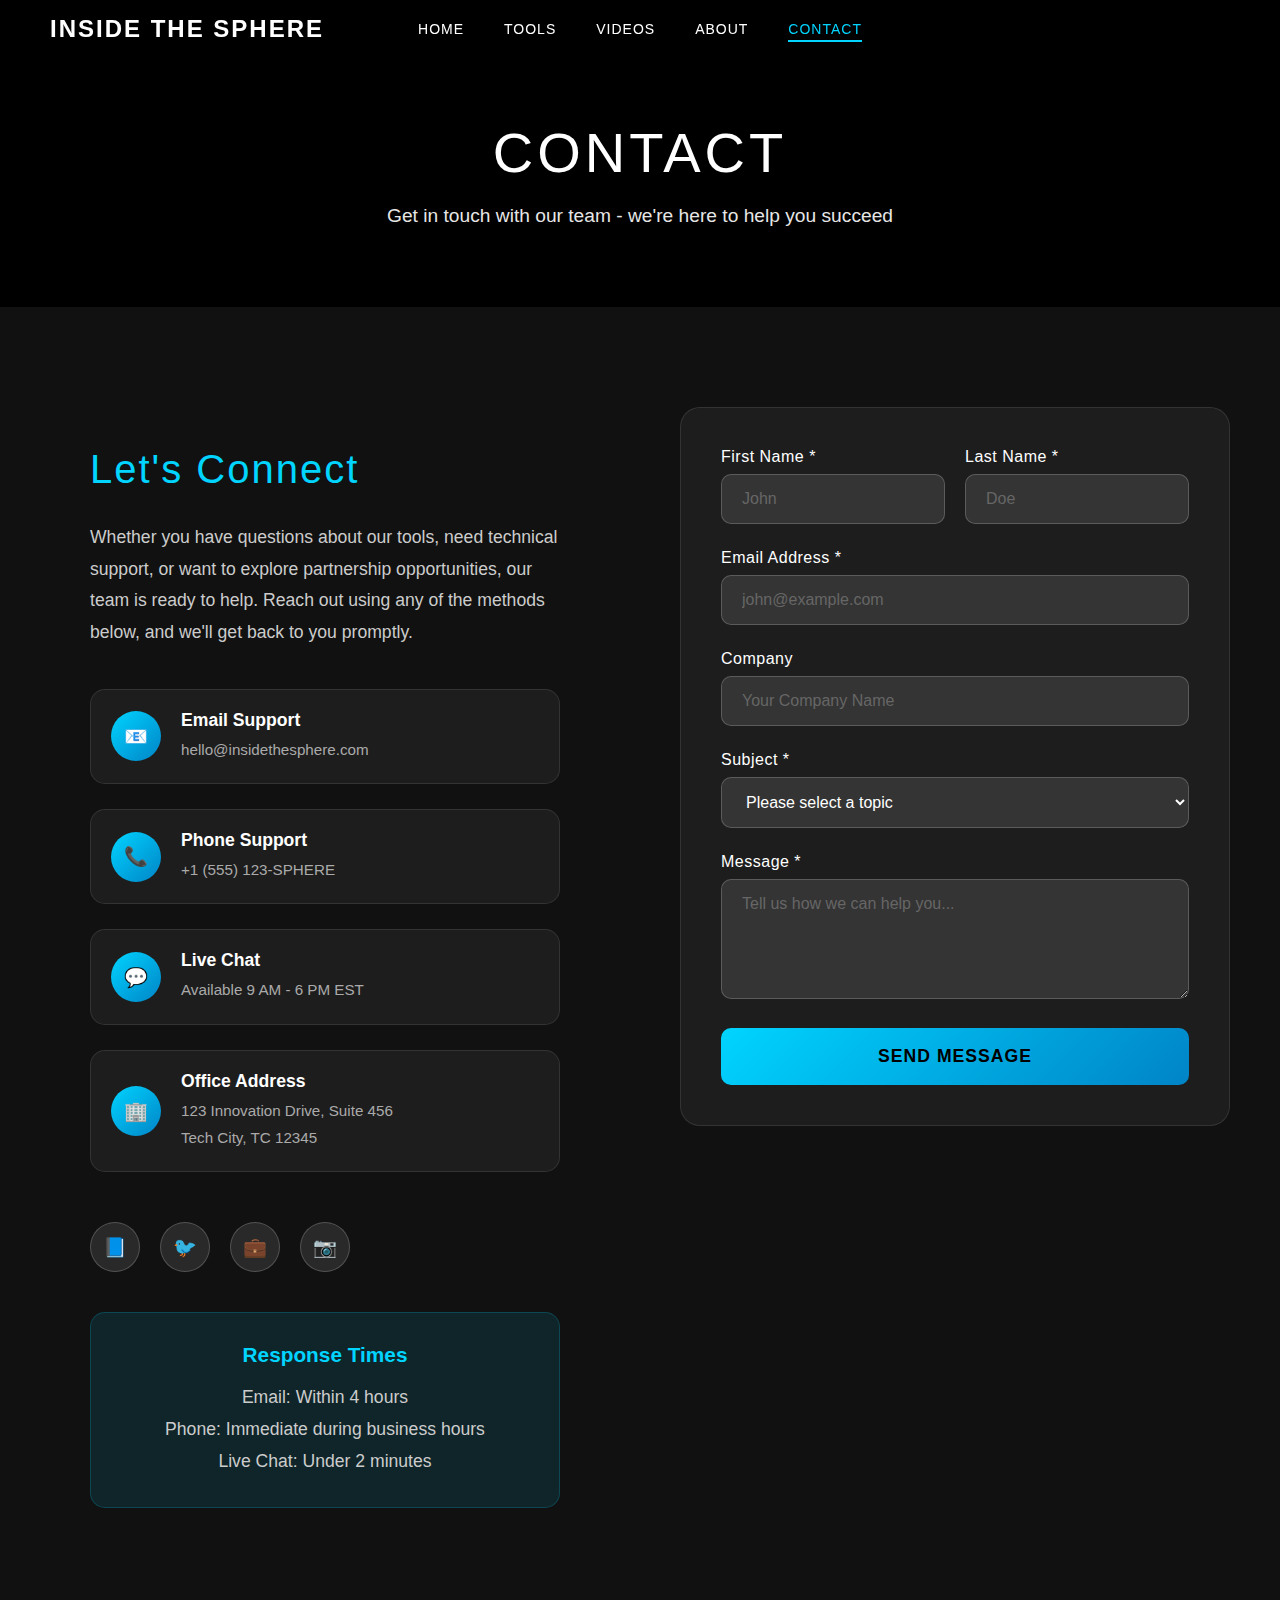
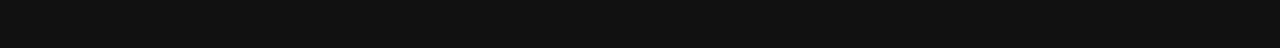
<file: contact/index.html>
<!DOCTYPE html>
<html lang="en">
<head>
    <meta charset="UTF-8">
    <meta name="viewport" content="width=device-width, initial-scale=1.0">
    <title>Contact - Inside the Sphere</title>
    <style>
        * {
            margin: 0;
            padding: 0;
            box-sizing: border-box;
        }

        body {
            font-family: 'Arial', sans-serif;
            background: #000;
            color: #fff;
            overflow-x: hidden;
        }

        /* Header Styles */
        header {
            position: fixed;
            top: 0;
            width: 100%;
            z-index: 1000;
            padding: 20px 50px;
            background: rgba(0, 0, 0, 0.95);
            backdrop-filter: blur(10px);
            transition: all 0.3s ease;
        }

        nav {
            display: flex;
            justify-content: center;
            align-items: center;
            position: relative;
        }

        .logo {
            font-size: 24px;
            font-weight: bold;
            letter-spacing: 2px;
            text-align: center;
            position: absolute;
            left: 0;
        }

        .nav-links {
            display: flex;
            list-style: none;
            gap: 40px;
        }

        .nav-links a {
            color: #fff;
            text-decoration: none;
            font-size: 14px;
            letter-spacing: 1px;
            transition: color 0.3s ease;
            position: relative;
        }

        .nav-links a:hover {
            color: #00d4ff;
        }

        .nav-links a.active {
            color: #00d4ff;
        }

        .nav-links a::after {
            content: '';
            position: absolute;
            bottom: -5px;
            left: 0;
            width: 0;
            height: 2px;
            background: #00d4ff;
            transition: width 0.3s ease;
        }

        .nav-links a:hover::after,
        .nav-links a.active::after {
            width: 100%;
        }

        /* Dropdown Menu */
        .dropdown {
            position: relative;
            display: inline-block;
        }

        .dropdown-content {
            display: none;
            position: absolute;
            background: rgba(0, 0, 0, 0.95);
            min-width: 200px;
            box-shadow: 0 8px 32px rgba(0, 212, 255, 0.2);
            border: 1px solid rgba(0, 212, 255, 0.3);
            border-radius: 10px;
            z-index: 1000;
            top: calc(100% + 5px);
            left: 50%;
            transform: translateX(-50%);
            backdrop-filter: blur(10px);
            opacity: 0;
            transition: opacity 0.2s ease;
        }

        .dropdown-content a {
            color: #fff;
            padding: 15px 20px;
            text-decoration: none;
            display: block;
            transition: all 0.3s ease;
            border-radius: 8px;
            margin: 5px;
        }

        .dropdown-content a:hover {
            background: rgba(0, 212, 255, 0.2);
            color: #00d4ff;
        }

        .dropdown:hover .dropdown-content {
            display: block;
            opacity: 1;
        }

        .dropdown::before {
            content: '';
            position: absolute;
            top: 100%;
            left: -20px;
            right: -20px;
            height: 10px;
            background: transparent;
        }

        /* Page Header */
        .page-header {
            padding: 120px 50px 80px;
            background: url('https://i.imgur.com/FTUM2IF.png') center/cover;
            text-align: center;
            position: relative;
        }

        .page-header::before {
            content: '';
            position: absolute;
            top: 0;
            left: 0;
            right: 0;
            bottom: 0;
            background: rgba(0, 0, 0, 0.6);
        }

        .page-header-content {
            position: relative;
            z-index: 10;
        }

        .page-header h1 {
            font-size: 3.5rem;
            font-weight: 300;
            letter-spacing: 4px;
            margin-bottom: 20px;
            animation: fadeInUp 1s ease;
        }

        .page-header p {
            font-size: 1.2rem;
            opacity: 0.9;
            max-width: 600px;
            margin: 0 auto;
            animation: fadeInUp 1s ease 0.2s both;
        }

        /* Contact Section */
        .contact-section {
            padding: 100px 50px;
            background: #111;
        }

        .contact-container {
            max-width: 1200px;
            margin: 0 auto;
            display: grid;
            grid-template-columns: 1fr 1fr;
            gap: 80px;
            align-items: start;
        }

        .contact-info {
            padding: 40px;
        }

        .contact-info h2 {
            font-size: 2.5rem;
            font-weight: 300;
            letter-spacing: 2px;
            margin-bottom: 30px;
            color: #00d4ff;
        }

        .contact-info p {
            font-size: 1.1rem;
            line-height: 1.8;
            color: #ccc;
            margin-bottom: 40px;
        }

        .contact-methods {
            margin-bottom: 50px;
        }

        .contact-method {
            display: flex;
            align-items: center;
            margin-bottom: 25px;
            padding: 20px;
            background: rgba(255, 255, 255, 0.05);
            border-radius: 15px;
            border: 1px solid rgba(255, 255, 255, 0.1);
            transition: all 0.3s ease;
        }

        .contact-method:hover {
            background: rgba(255, 255, 255, 0.08);
            border-color: #00d4ff;
            transform: translateX(5px);
        }

        .method-icon {
            width: 50px;
            height: 50px;
            background: linear-gradient(135deg, #00d4ff, #0084c7);
            border-radius: 50%;
            display: flex;
            align-items: center;
            justify-content: center;
            margin-right: 20px;
            font-size: 1.2rem;
            color: #000;
        }

        .method-info h3 {
            font-size: 1.1rem;
            margin-bottom: 5px;
            color: #fff;
        }

        .method-info p {
            color: #aaa;
            margin: 0;
            font-size: 0.95rem;
        }

        .social-links {
            display: flex;
            gap: 20px;
        }

        .social-link {
            width: 50px;
            height: 50px;
            background: rgba(255, 255, 255, 0.1);
            border: 1px solid rgba(255, 255, 255, 0.2);
            border-radius: 50%;
            display: flex;
            align-items: center;
            justify-content: center;
            color: #fff;
            text-decoration: none;
            font-size: 1.2rem;
            transition: all 0.3s ease;
        }

        .social-link:hover {
            background: #00d4ff;
            color: #000;
            transform: translateY(-3px);
            box-shadow: 0 10px 20px rgba(0, 212, 255, 0.3);
        }

        /* Contact Form */
        .contact-form {
            background: rgba(255, 255, 255, 0.05);
            padding: 40px;
            border-radius: 20px;
            border: 1px solid rgba(255, 255, 255, 0.1);
        }

        .form-group {
            margin-bottom: 25px;
        }

        .form-group label {
            display: block;
            margin-bottom: 8px;
            color: #fff;
            font-weight: 500;
            letter-spacing: 0.5px;
        }

        .form-group input,
        .form-group textarea,
        .form-group select {
            width: 100%;
            padding: 15px 20px;
            background: rgba(255, 255, 255, 0.1);
            border: 1px solid rgba(255, 255, 255, 0.2);
            border-radius: 10px;
            color: #fff;
            font-size: 1rem;
            transition: all 0.3s ease;
            font-family: inherit;
        }

        .form-group input:focus,
        .form-group textarea:focus,
        .form-group select:focus {
            outline: none;
            border-color: #00d4ff;
            background: rgba(255, 255, 255, 0.15);
            box-shadow: 0 0 0 3px rgba(0, 212, 255, 0.1);
        }

        .form-group input::placeholder,
        .form-group textarea::placeholder {
            color: #666;
        }

        .form-group textarea {
            resize: vertical;
            min-height: 120px;
        }

        .form-row {
            display: grid;
            grid-template-columns: 1fr 1fr;
            gap: 20px;
        }

        .submit-btn {
            width: 100%;
            padding: 18px;
            background: linear-gradient(135deg, #00d4ff, #0084c7);
            color: #000;
            border: none;
            border-radius: 10px;
            font-size: 1.1rem;
            font-weight: bold;
            letter-spacing: 1px;
            text-transform: uppercase;
            cursor: pointer;
            transition: all 0.3s ease;
        }

        .submit-btn:hover {
            background: linear-gradient(135deg, #fff, #f0f0f0);
            transform: translateY(-2px);
            box-shadow: 0 10px 20px rgba(0, 212, 255, 0.3);
        }

        /* Response Times */
        .response-info {
            background: rgba(0, 212, 255, 0.1);
            padding: 30px;
            border-radius: 15px;
            border: 1px solid rgba(0, 212, 255, 0.2);
            margin-top: 40px;
            text-align: center;
        }

        .response-info h3 {
            color: #00d4ff;
            margin-bottom: 15px;
            font-size: 1.3rem;
        }

        .response-info p {
            color: #ccc;
            margin: 0;
        }

        /* Mobile Responsive */
        @media (max-width: 768px) {
            header {
                padding: 15px 20px;
            }

            .nav-links {
                display: none;
            }

            .page-header {
                padding: 100px 20px 60px;
            }

            .page-header h1 {
                font-size: 2.5rem;
            }

            .contact-section {
                padding: 60px 20px;
            }

            .contact-container {
                grid-template-columns: 1fr;
                gap: 40px;
            }

            .form-row {
                grid-template-columns: 1fr;
            }

            .social-links {
                justify-content: center;
            }
        }

        /* Animations */
        @keyframes fadeInUp {
            from {
                opacity: 0;
                transform: translateY(30px);
            }
            to {
                opacity: 1;
                transform: translateY(0);
            }
        }

        .fade-in {
            animation: fadeInUp 0.8s ease;
        }
    </style>
</head>
<body>
    <header>
        <nav>
            <div class="logo">INSIDE THE SPHERE</div>
            <ul class="nav-links">
                <li><a href="index.html">HOME</a></li>
                <li class="dropdown">
                    <a href="tools.html">TOOLS</a>
                    <div class="dropdown-content">
                        <a href="https://insidethesphere.com/newsletter/" target="_blank">Newsletter Builder</a>
                    </div>
                </li>
                <li><a href="videos.html">VIDEOS</a></li>
                <li><a href="about.html">ABOUT</a></li>
                <li><a href="contact.html" class="active">CONTACT</a></li>
            </ul>
        </nav>
    </header>

    <section class="page-header">
        <div class="page-header-content">
            <h1>CONTACT</h1>
            <p>Get in touch with our team - we're here to help you succeed</p>
        </div>
    </section>

    <section class="contact-section">
        <div class="contact-container">
            <div class="contact-info fade-in">
                <h2>Let's Connect</h2>
                <p>Whether you have questions about our tools, need technical support, or want to explore partnership opportunities, our team is ready to help. Reach out using any of the methods below, and we'll get back to you promptly.</p>

                <div class="contact-methods">
                    <div class="contact-method">
                        <div class="method-icon">📧</div>
                        <div class="method-info">
                            <h3>Email Support</h3>
                            <p>hello@insidethesphere.com</p>
                        </div>
                    </div>
                    <div class="contact-method">
                        <div class="method-icon">📞</div>
                        <div class="method-info">
                            <h3>Phone Support</h3>
                            <p>+1 (555) 123-SPHERE</p>
                        </div>
                    </div>
                    <div class="contact-method">
                        <div class="method-icon">💬</div>
                        <div class="method-info">
                            <h3>Live Chat</h3>
                            <p>Available 9 AM - 6 PM EST</p>
                        </div>
                    </div>
                    <div class="contact-method">
                        <div class="method-icon">🏢</div>
                        <div class="method-info">
                            <h3>Office Address</h3>
                            <p>123 Innovation Drive, Suite 456<br>Tech City, TC 12345</p>
                        </div>
                    </div>
                </div>

                <div class="social-links">
                    <a href="#" class="social-link">📘</a>
                    <a href="#" class="social-link">🐦</a>
                    <a href="#" class="social-link">💼</a>
                    <a href="#" class="social-link">📷</a>
                </div>

                <div class="response-info">
                    <h3>Response Times</h3>
                    <p>Email: Within 4 hours<br>Phone: Immediate during business hours<br>Live Chat: Under 2 minutes</p>
                </div>
            </div>

            <div class="contact-form fade-in">
                <form id="contactForm">
                    <div class="form-row">
                        <div class="form-group">
                            <label for="firstName">First Name *</label>
                            <input type="text" id="firstName" name="firstName" required placeholder="John">
                        </div>
                        <div class="form-group">
                            <label for="lastName">Last Name *</label>
                            <input type="text" id="lastName" name="lastName" required placeholder="Doe">
                        </div>
                    </div>

                    <div class="form-group">
                        <label for="email">Email Address *</label>
                        <input type="email" id="email" name="email" required placeholder="john@example.com">
                    </div>

                    <div class="form-group">
                        <label for="company">Company</label>
                        <input type="text" id="company" name="company" placeholder="Your Company Name">
                    </div>

                    <div class="form-group">
                        <label for="subject">Subject *</label>
                        <select id="subject" name="subject" required>
                            <option value="">Please select a topic</option>
                            <option value="general">General Inquiry</option>
                            <option value="support">Technical Support</option>
                            <option value="sales">Sales & Pricing</option>
                            <option value="partnership">Partnership Opportunity</option>
                            <option value="feature">Feature Request</option>
                            <option value="bug">Bug Report</option>
                        </select>
                    </div>

                    <div class="form-group">
                        <label for="message">Message *</label>
                        <textarea id="message" name="message" required placeholder="Tell us how we can help you..."></textarea>
                    </div>

                    <button type="submit" class="submit-btn">Send Message</button>
                </form>
            </div>
        </div>
    </section>

    <script>
        // Header background on scroll
        window.addEventListener('scroll', () => {
            const header = document.querySelector('header');
            if (window.scrollY > 100) {
                header.style.background = 'rgba(0, 0, 0, 0.98)';
            } else {
                header.style.background = 'rgba(0, 0, 0, 0.95)';
            }
        });

        // Animate elements on scroll
        const observerOptions = {
            threshold: 0.1,
            rootMargin: '0px 0px -50px 0px'
        };

        const observer = new IntersectionObserver((entries) => {
            entries.forEach(entry => {
                if (entry.isIntersecting) {
                    entry.target.style.animation = 'fadeInUp 0.8s ease forwards';
                }
            });
        }, observerOptions);

        document.querySelectorAll('.fade-in').forEach(element => {
            observer.observe(element);
        });

        // Form submission handling
        document.getElementById('contactForm').addEventListener('submit', function(e) {
            e.preventDefault();
            
            // Get form data
            const formData = new FormData(this);
            const data = Object.fromEntries(formData);
            
            // Simulate form submission
            const submitBtn = this.querySelector('.submit-btn');
            const originalText = submitBtn.textContent;
            
            submitBtn.textContent = 'Sending...';
            submitBtn.disabled = true;
            
            setTimeout(() => {
                alert('Thank you for your message! We\'ll get back to you within 4 hours.');
                this.reset();
                submitBtn.textContent = originalText;
                submitBtn.disabled = false;
            }, 1500);
        });

        // Form validation enhancements
        const inputs = document.querySelectorAll('input, textarea, select');
        inputs.forEach(input => {
            input.addEventListener('blur', function() {
                if (this.hasAttribute('required') && !this.value.trim()) {
                    this.style.borderColor = '#ff6b6b';
                } else {
                    this.style.borderColor = 'rgba(255, 255, 255, 0.2)';
                }
            });

            input.addEventListener('input', function() {
                if (this.style.borderColor === 'rgb(255, 107, 107)') {
                    this.style.borderColor = 'rgba(255, 255, 255, 0.2)';
                }
            });
        });
    </script>
</body>
</html>
</file>
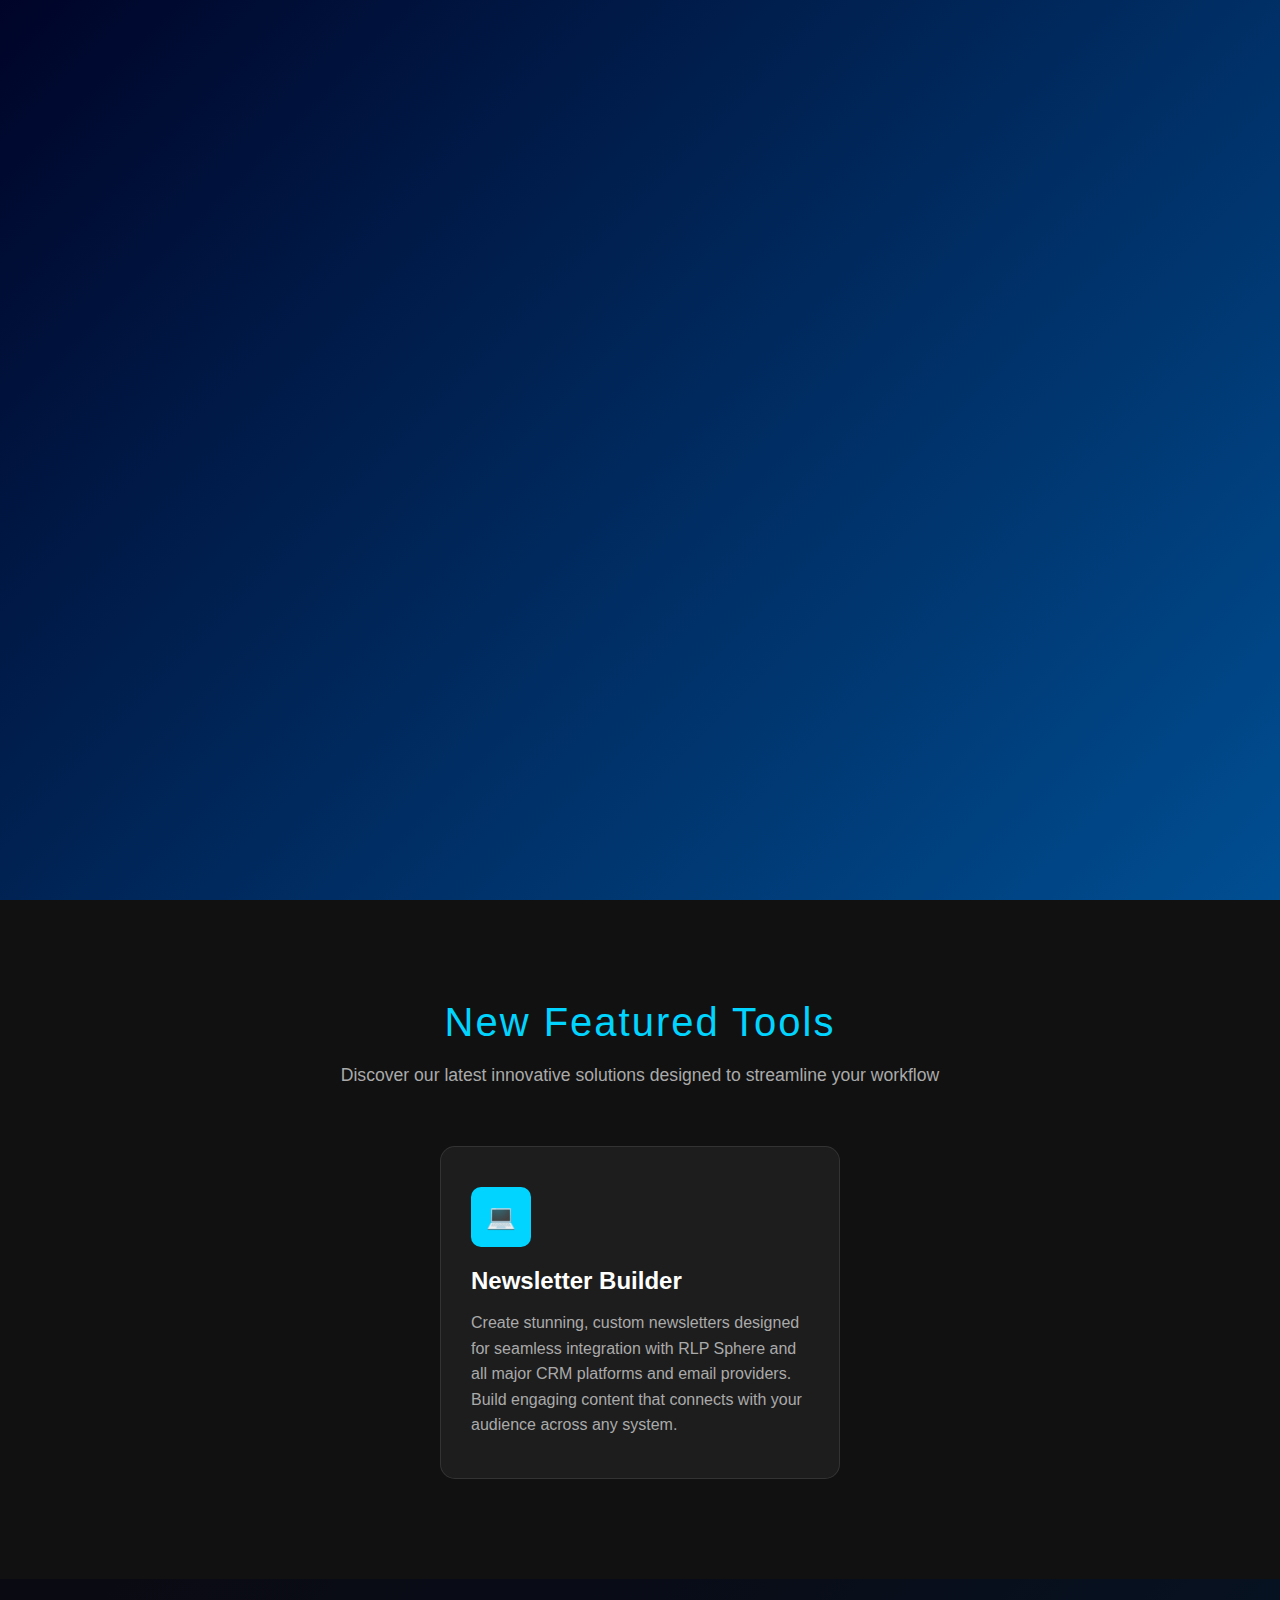
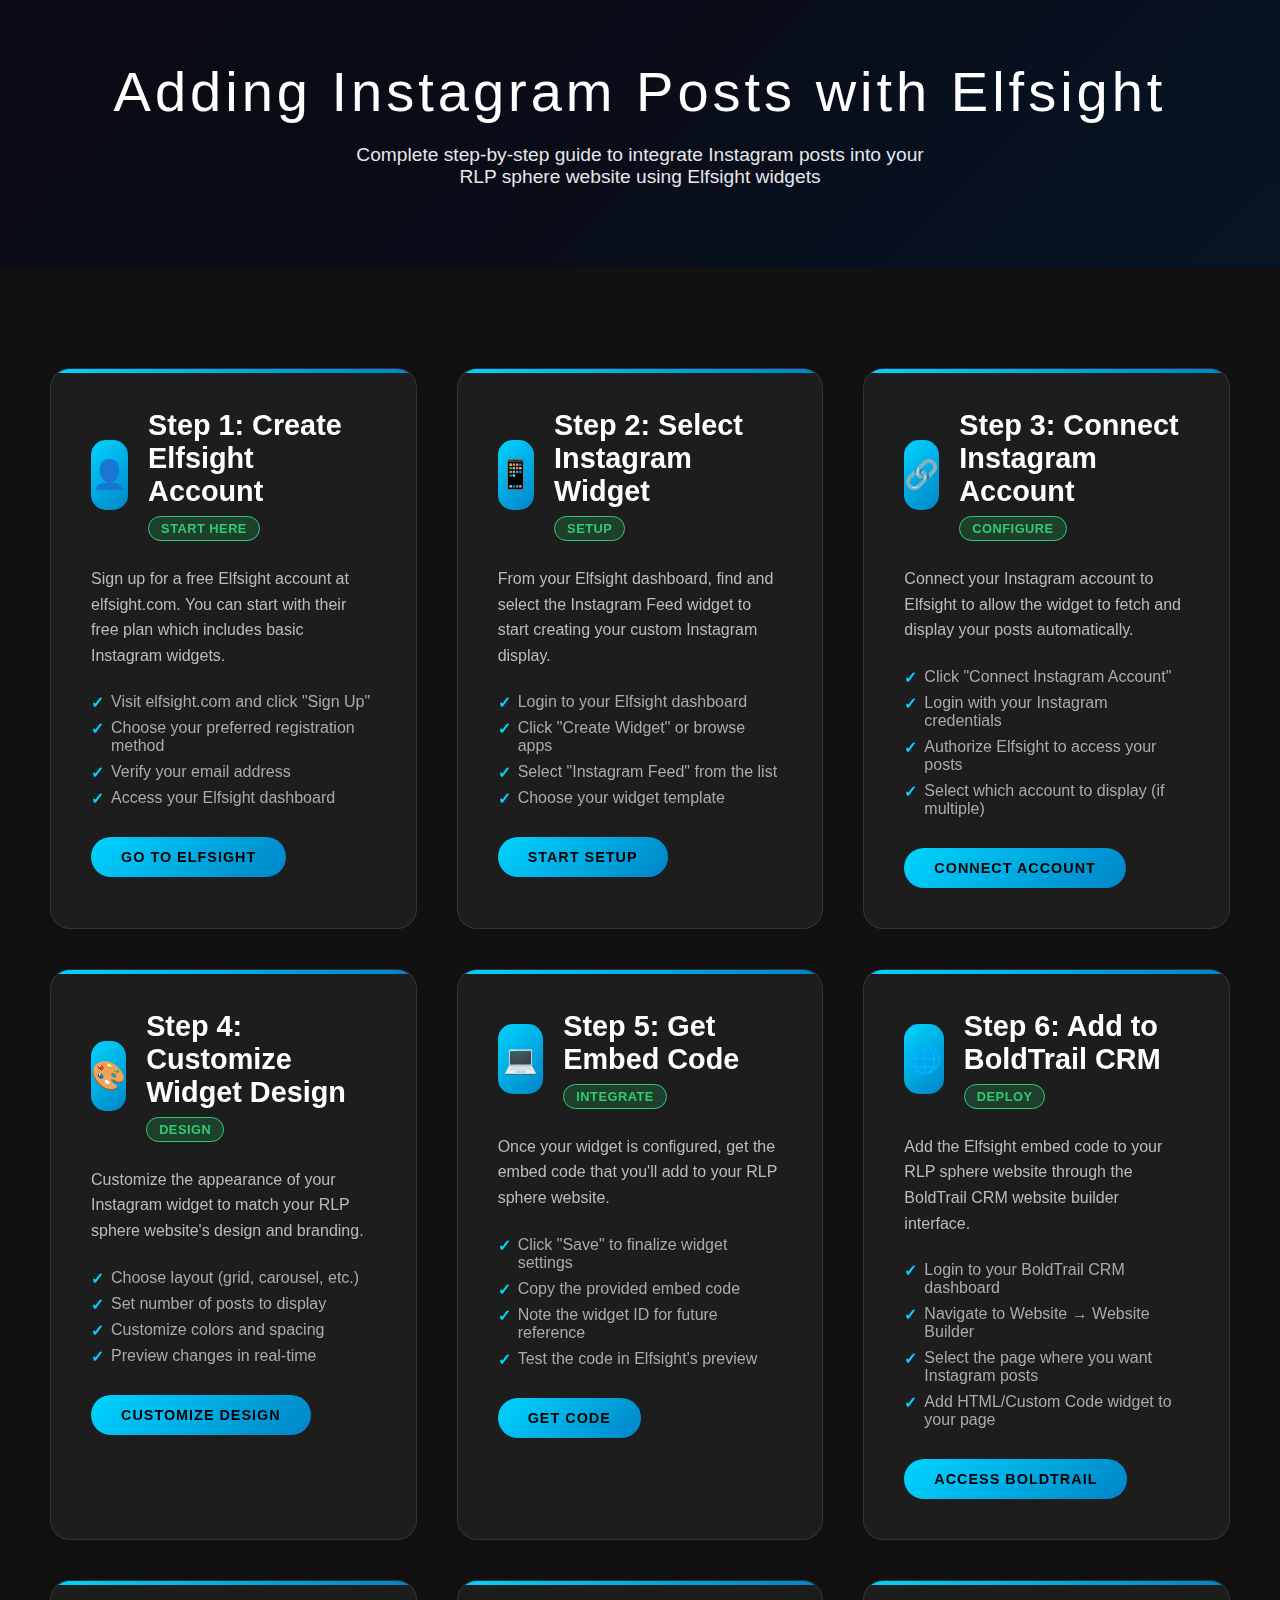
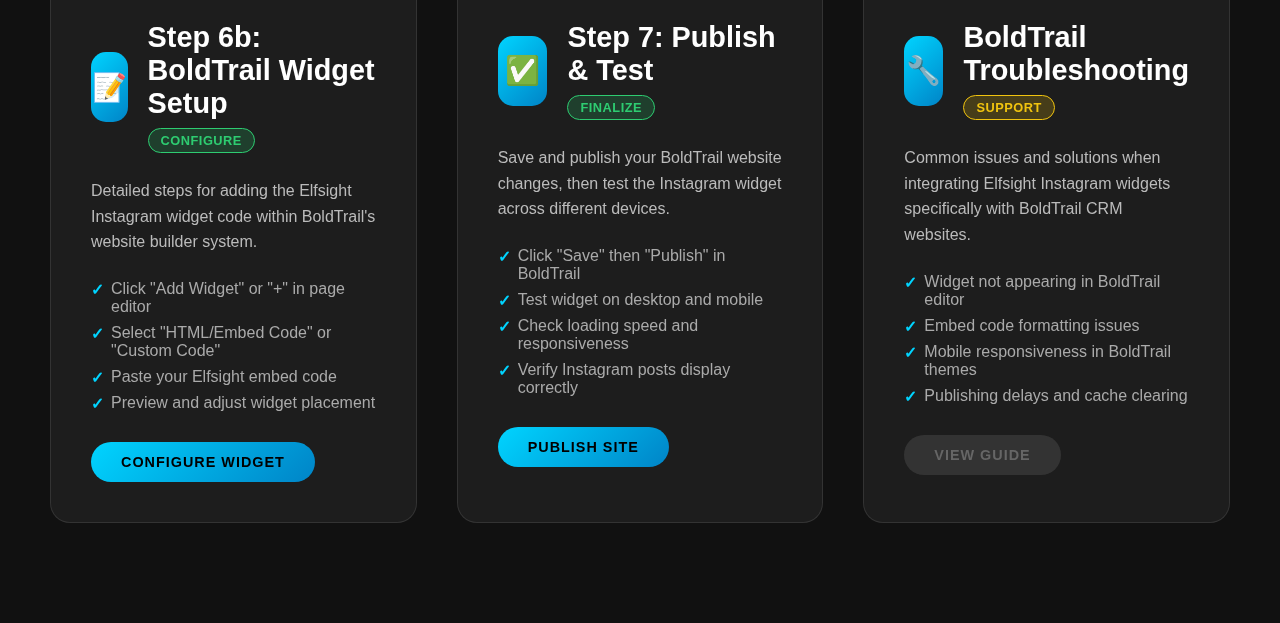
<file: instagram/index.html>
<!DOCTYPE html>
<html lang="en">
<head>
    <meta charset="UTF-8">
    <meta name="viewport" content="width=device-width, initial-scale=1.0">
    <title>Page Template - Inside the Sphere</title>
    <style>
        * {
            margin: 0;
            padding: 0;
            box-sizing: border-box;
        }

        body {
            font-family: 'Arial', sans-serif;
            background: #000;
            color: #fff;
            overflow-x: hidden;
        }

        /* Page Header */
        .page-header {
            padding: 80px 50px 80px;
            background: linear-gradient(135deg, #1a1a2e, #16213e, #0f3460);
            text-align: center;
            position: relative;
        }

        .page-header::before {
            content: '';
            position: absolute;
            top: 0;
            left: 0;
            right: 0;
            bottom: 0;
            background: rgba(0, 0, 0, 0.6);
        }

        .page-header-content {
            position: relative;
            z-index: 10;
        }

        .page-header h1 {
            font-size: 3.5rem;
            font-weight: 300;
            letter-spacing: 4px;
            margin-bottom: 20px;
            animation: fadeInUp 1s ease;
        }

        .page-header p {
            font-size: 1.2rem;
            opacity: 0.9;
            max-width: 600px;
            margin: 0 auto;
            animation: fadeInUp 1s ease 0.2s both;
        }

        /* Main Content Section */
        .content-section {
            padding: 100px 50px;
            background: #111;
        }

        .content-grid {
            display: grid;
            grid-template-columns: repeat(auto-fit, minmax(350px, 1fr));
            gap: 40px;
            max-width: 1400px;
            margin: 0 auto;
        }

        .content-card {
            background: rgba(255, 255, 255, 0.05);
            border-radius: 20px;
            padding: 40px;
            border: 1px solid rgba(255, 255, 255, 0.1);
            transition: all 0.3s ease;
            position: relative;
            overflow: hidden;
            backdrop-filter: blur(10px);
        }

        .content-card::before {
            content: '';
            position: absolute;
            top: 0;
            left: 0;
            right: 0;
            height: 4px;
            background: linear-gradient(90deg, #00d4ff, #0084c7);
        }

        .content-card:hover {
            transform: translateY(-10px);
            background: rgba(255, 255, 255, 0.08);
            border-color: #00d4ff;
            box-shadow: 0 20px 40px rgba(0, 212, 255, 0.2);
        }

        .card-header {
            display: flex;
            align-items: center;
            margin-bottom: 25px;
        }

        .card-icon {
            width: 70px;
            height: 70px;
            background: linear-gradient(135deg, #00d4ff, #0084c7);
            border-radius: 15px;
            display: flex;
            align-items: center;
            justify-content: center;
            font-size: 28px;
            margin-right: 20px;
            color: #000;
        }

        .card-info h3 {
            font-size: 1.8rem;
            margin-bottom: 8px;
            color: #fff;
        }

        .card-status {
            display: inline-block;
            padding: 4px 12px;
            border-radius: 20px;
            font-size: 0.8rem;
            font-weight: bold;
            letter-spacing: 0.5px;
        }

        .status-live {
            background: rgba(46, 204, 113, 0.2);
            color: #2ecc71;
            border: 1px solid #2ecc71;
        }

        .status-coming-soon {
            background: rgba(241, 196, 15, 0.2);
            color: #f1c40f;
            border: 1px solid #f1c40f;
        }

        .card-description {
            color: #bbb;
            line-height: 1.6;
            margin-bottom: 25px;
        }

        .card-features {
            list-style: none;
            margin-bottom: 30px;
        }

        .card-features li {
            color: #aaa;
            margin-bottom: 8px;
            padding-left: 20px;
            position: relative;
        }

        .card-features li::before {
            content: '✓';
            position: absolute;
            left: 0;
            color: #00d4ff;
            font-weight: bold;
        }

        .card-button {
            display: inline-block;
            padding: 12px 30px;
            background: linear-gradient(135deg, #00d4ff, #0084c7);
            color: #000;
            text-decoration: none;
            font-weight: bold;
            border-radius: 25px;
            transition: all 0.3s ease;
            text-transform: uppercase;
            letter-spacing: 1px;
            font-size: 0.9rem;
            cursor: pointer;
        }

        .card-button:hover {
            background: linear-gradient(135deg, #fff, #f0f0f0);
            transform: translateY(-2px);
            box-shadow: 0 10px 20px rgba(0, 212, 255, 0.3);
        }

        .card-button.disabled {
            background: rgba(255, 255, 255, 0.1);
            color: #666;
            cursor: not-allowed;
        }

        .card-button.disabled:hover {
            transform: none;
            box-shadow: none;
            background: rgba(255, 255, 255, 0.1);
        }

        /* Mobile Responsive */
        @media (max-width: 768px) {
            .page-header {
                padding: 60px 20px 60px;
            }

            .page-header h1 {
                font-size: 2.5rem;
            }

            .content-section {
                padding: 60px 20px;
            }

            .content-grid {
                grid-template-columns: 1fr;
            }

            .content-card {
                padding: 30px;
            }

            .card-icon {
                width: 60px;
                height: 60px;
                font-size: 24px;
            }

            .card-info h3 {
                font-size: 1.5rem;
            }
        }

        /* Animations */
        @keyframes fadeInUp {
            from {
                opacity: 0;
                transform: translateY(30px);
            }
            to {
                opacity: 1;
                transform: translateY(0);
            }
        }

        .fade-in {
            animation: fadeInUp 0.8s ease;
        }


    </style>
</head>
<body>
    <div id="header"></div>
    <script>
      fetch('/header.html')
        .then(res => res.text())
        .then(data => {
          document.getElementById('header').innerHTML = data;
        });
    </script>

    <section class="page-header">
        <div class="page-header-content">
            <h1>Adding Instagram Posts with Elfsight</h1>
            <p>Complete step-by-step guide to integrate Instagram posts into your RLP sphere website using Elfsight widgets</p>
        </div>
    </section>

    <section class="content-section">
        <div class="content-grid">
            
            <div class="content-card fade-in">
                <div class="card-header">
                    <div class="card-icon">👤</div>
                    <div class="card-info">
                        <h3>Step 1: Create Elfsight Account</h3>
                        <span class="card-status status-live">START HERE</span>
                    </div>
                </div>
                <p class="card-description">
                    Sign up for a free Elfsight account at elfsight.com. You can start with their free plan which includes basic Instagram widgets.
                </p>
                <ul class="card-features">
                    <li>Visit elfsight.com and click "Sign Up"</li>
                    <li>Choose your preferred registration method</li>
                    <li>Verify your email address</li>
                    <li>Access your Elfsight dashboard</li>
                </ul>
                <a href="https://elfsight.com" class="card-button">Go to Elfsight</a>
            </div>

            <div class="content-card fade-in">
                <div class="card-header">
                    <div class="card-icon">📱</div>
                    <div class="card-info">
                        <h3>Step 2: Select Instagram Widget</h3>
                        <span class="card-status status-live">SETUP</span>
                    </div>
                </div>
                <p class="card-description">
                    From your Elfsight dashboard, find and select the Instagram Feed widget to start creating your custom Instagram display.
                </p>
                <ul class="card-features">
                    <li>Login to your Elfsight dashboard</li>
                    <li>Click "Create Widget" or browse apps</li>
                    <li>Select "Instagram Feed" from the list</li>
                    <li>Choose your widget template</li>
                </ul>
                <a href="#" class="card-button">Start Setup</a>
            </div>

            <div class="content-card fade-in">
                <div class="card-header">
                    <div class="card-icon">🔗</div>
                    <div class="card-info">
                        <h3>Step 3: Connect Instagram Account</h3>
                        <span class="card-status status-live">CONFIGURE</span>
                    </div>
                </div>
                <p class="card-description">
                    Connect your Instagram account to Elfsight to allow the widget to fetch and display your posts automatically.
                </p>
                <ul class="card-features">
                    <li>Click "Connect Instagram Account"</li>
                    <li>Login with your Instagram credentials</li>
                    <li>Authorize Elfsight to access your posts</li>
                    <li>Select which account to display (if multiple)</li>
                </ul>
                <a href="#" class="card-button">Connect Account</a>
            </div>

            <div class="content-card fade-in">
                <div class="card-header">
                    <div class="card-icon">🎨</div>
                    <div class="card-info">
                        <h3>Step 4: Customize Widget Design</h3>
                        <span class="card-status status-live">DESIGN</span>
                    </div>
                </div>
                <p class="card-description">
                    Customize the appearance of your Instagram widget to match your RLP sphere website's design and branding.
                </p>
                <ul class="card-features">
                    <li>Choose layout (grid, carousel, etc.)</li>
                    <li>Set number of posts to display</li>
                    <li>Customize colors and spacing</li>
                    <li>Preview changes in real-time</li>
                </ul>
                <a href="#" class="card-button">Customize Design</a>
            </div>

            <div class="content-card fade-in">
                <div class="card-header">
                    <div class="card-icon">💻</div>
                    <div class="card-info">
                        <h3>Step 5: Get Embed Code</h3>
                        <span class="card-status status-live">INTEGRATE</span>
                    </div>
                </div>
                <p class="card-description">
                    Once your widget is configured, get the embed code that you'll add to your RLP sphere website.
                </p>
                <ul class="card-features">
                    <li>Click "Save" to finalize widget settings</li>
                    <li>Copy the provided embed code</li>
                    <li>Note the widget ID for future reference</li>
                    <li>Test the code in Elfsight's preview</li>
                </ul>
                <a href="#" class="card-button">Get Code</a>
            </div>

            <div class="content-card fade-in">
                <div class="card-header">
                    <div class="card-icon">🌐</div>
                    <div class="card-info">
                        <h3>Step 6: Add to BoldTrail CRM</h3>
                        <span class="card-status status-live">DEPLOY</span>
                    </div>
                </div>
                <p class="card-description">
                    Add the Elfsight embed code to your RLP sphere website through the BoldTrail CRM website builder interface.
                </p>
                <ul class="card-features">
                    <li>Login to your BoldTrail CRM dashboard</li>
                    <li>Navigate to Website → Website Builder</li>
                    <li>Select the page where you want Instagram posts</li>
                    <li>Add HTML/Custom Code widget to your page</li>
                </ul>
                <a href="#" class="card-button">Access BoldTrail</a>
            </div>

            <div class="content-card fade-in">
                <div class="card-header">
                    <div class="card-icon">📝</div>
                    <div class="card-info">
                        <h3>Step 6b: BoldTrail Widget Setup</h3>
                        <span class="card-status status-live">CONFIGURE</span>
                    </div>
                </div>
                <p class="card-description">
                    Detailed steps for adding the Elfsight Instagram widget code within BoldTrail's website builder system.
                </p>
                <ul class="card-features">
                    <li>Click "Add Widget" or "+" in page editor</li>
                    <li>Select "HTML/Embed Code" or "Custom Code"</li>
                    <li>Paste your Elfsight embed code</li>
                    <li>Preview and adjust widget placement</li>
                </ul>
                <a href="#" class="card-button">Configure Widget</a>
            </div>

            <div class="content-card fade-in">
                <div class="card-header">
                    <div class="card-icon">✅</div>
                    <div class="card-info">
                        <h3>Step 7: Publish & Test</h3>
                        <span class="card-status status-live">FINALIZE</span>
                    </div>
                </div>
                <p class="card-description">
                    Save and publish your BoldTrail website changes, then test the Instagram widget across different devices.
                </p>
                <ul class="card-features">
                    <li>Click "Save" then "Publish" in BoldTrail</li>
                    <li>Test widget on desktop and mobile</li>
                    <li>Check loading speed and responsiveness</li>
                    <li>Verify Instagram posts display correctly</li>
                </ul>
                <a href="#" class="card-button">Publish Site</a>
            </div>

            <div class="content-card fade-in">
                <div class="card-header">
                    <div class="card-icon">🔧</div>
                    <div class="card-info">
                        <h3>BoldTrail Troubleshooting</h3>
                        <span class="card-status status-coming-soon">SUPPORT</span>
                    </div>
                </div>
                <p class="card-description">
                    Common issues and solutions when integrating Elfsight Instagram widgets specifically with BoldTrail CRM websites.
                </p>
                <ul class="card-features">
                    <li>Widget not appearing in BoldTrail editor</li>
                    <li>Embed code formatting issues</li>
                    <li>Mobile responsiveness in BoldTrail themes</li>
                    <li>Publishing delays and cache clearing</li>
                </ul>
                <a href="#" class="card-button disabled">View Guide</a>
            </div>

        </div>
    </section>

    <script>
        // Animate content cards on scroll
        const observerOptions = {
            threshold: 0.1,
            rootMargin: '0px 0px -50px 0px'
        };

        const observer = new IntersectionObserver((entries) => {
            entries.forEach(entry => {
                if (entry.isIntersecting) {
                    entry.target.style.animation = 'fadeInUp 0.8s ease forwards';
                }
            });
        }, observerOptions);

        document.querySelectorAll('.content-card').forEach(card => {
            observer.observe(card);
        });
    </script>
</body>
</html>
</file>
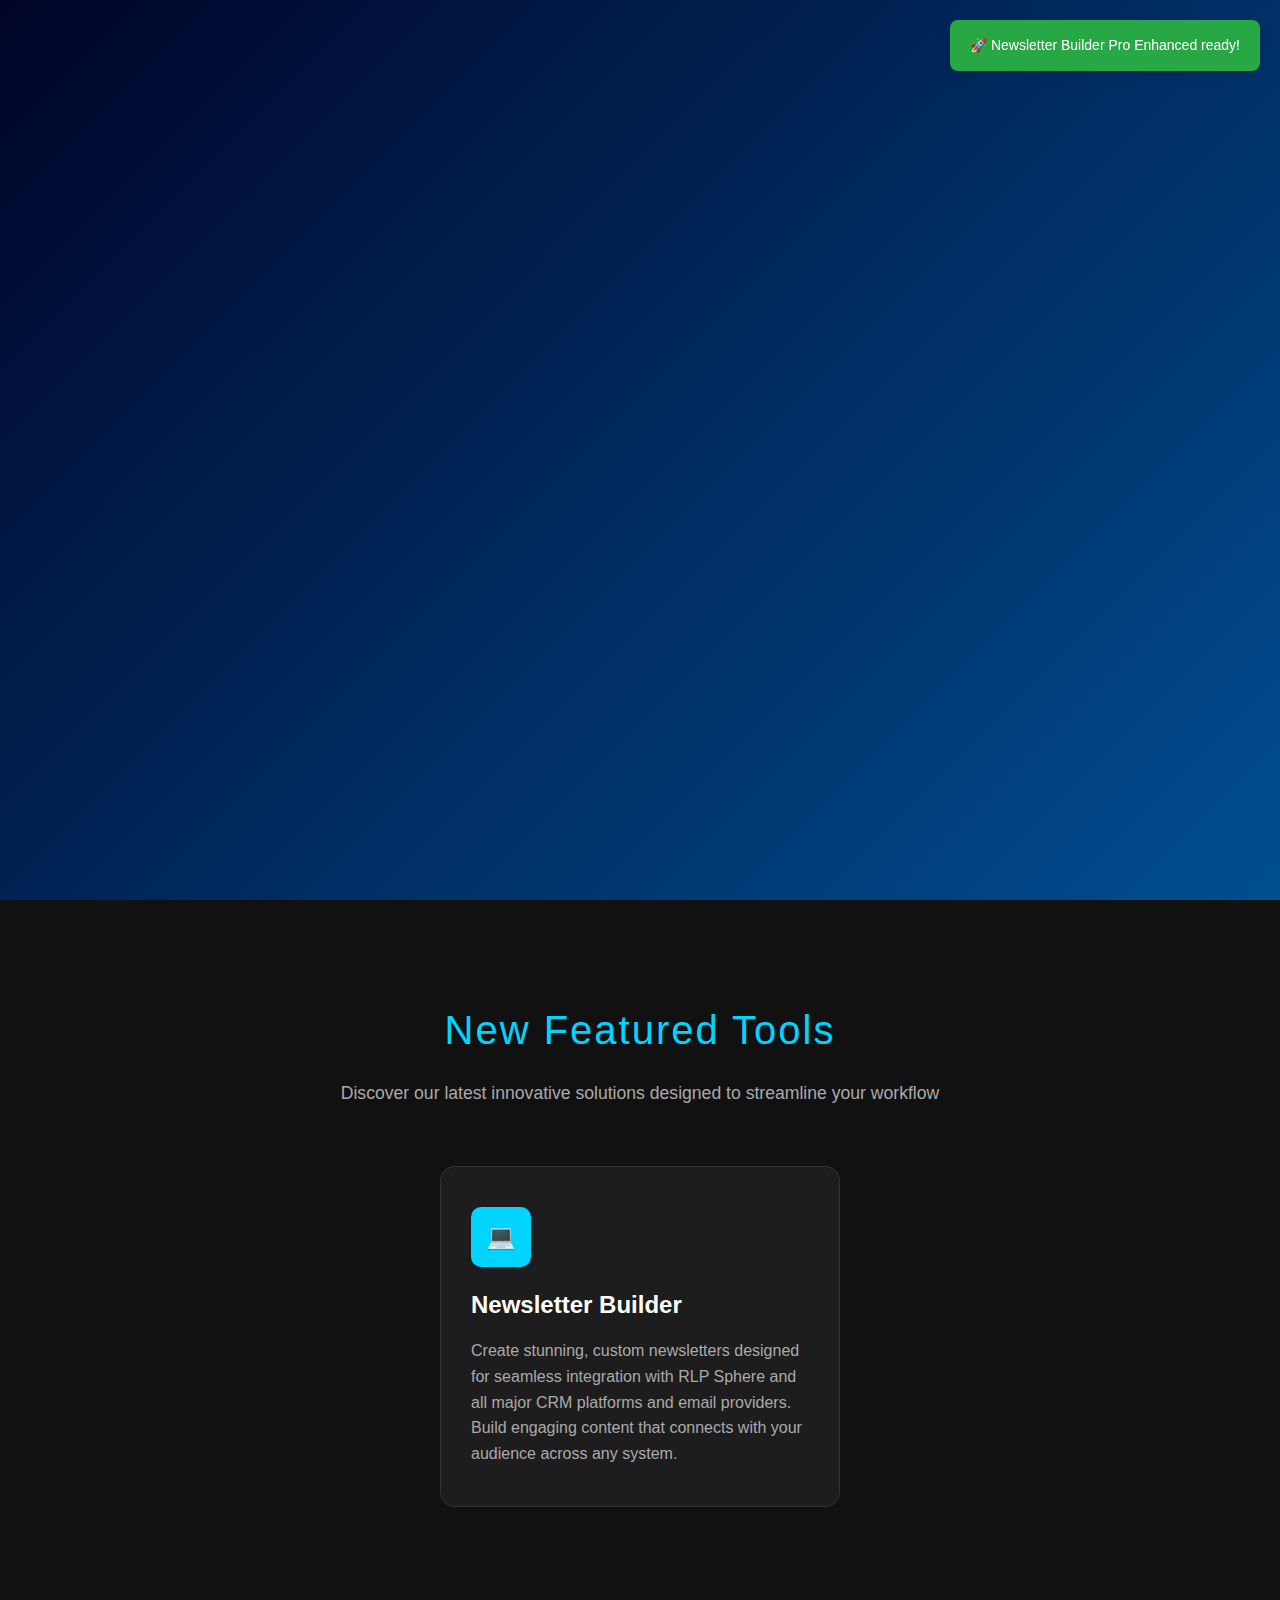
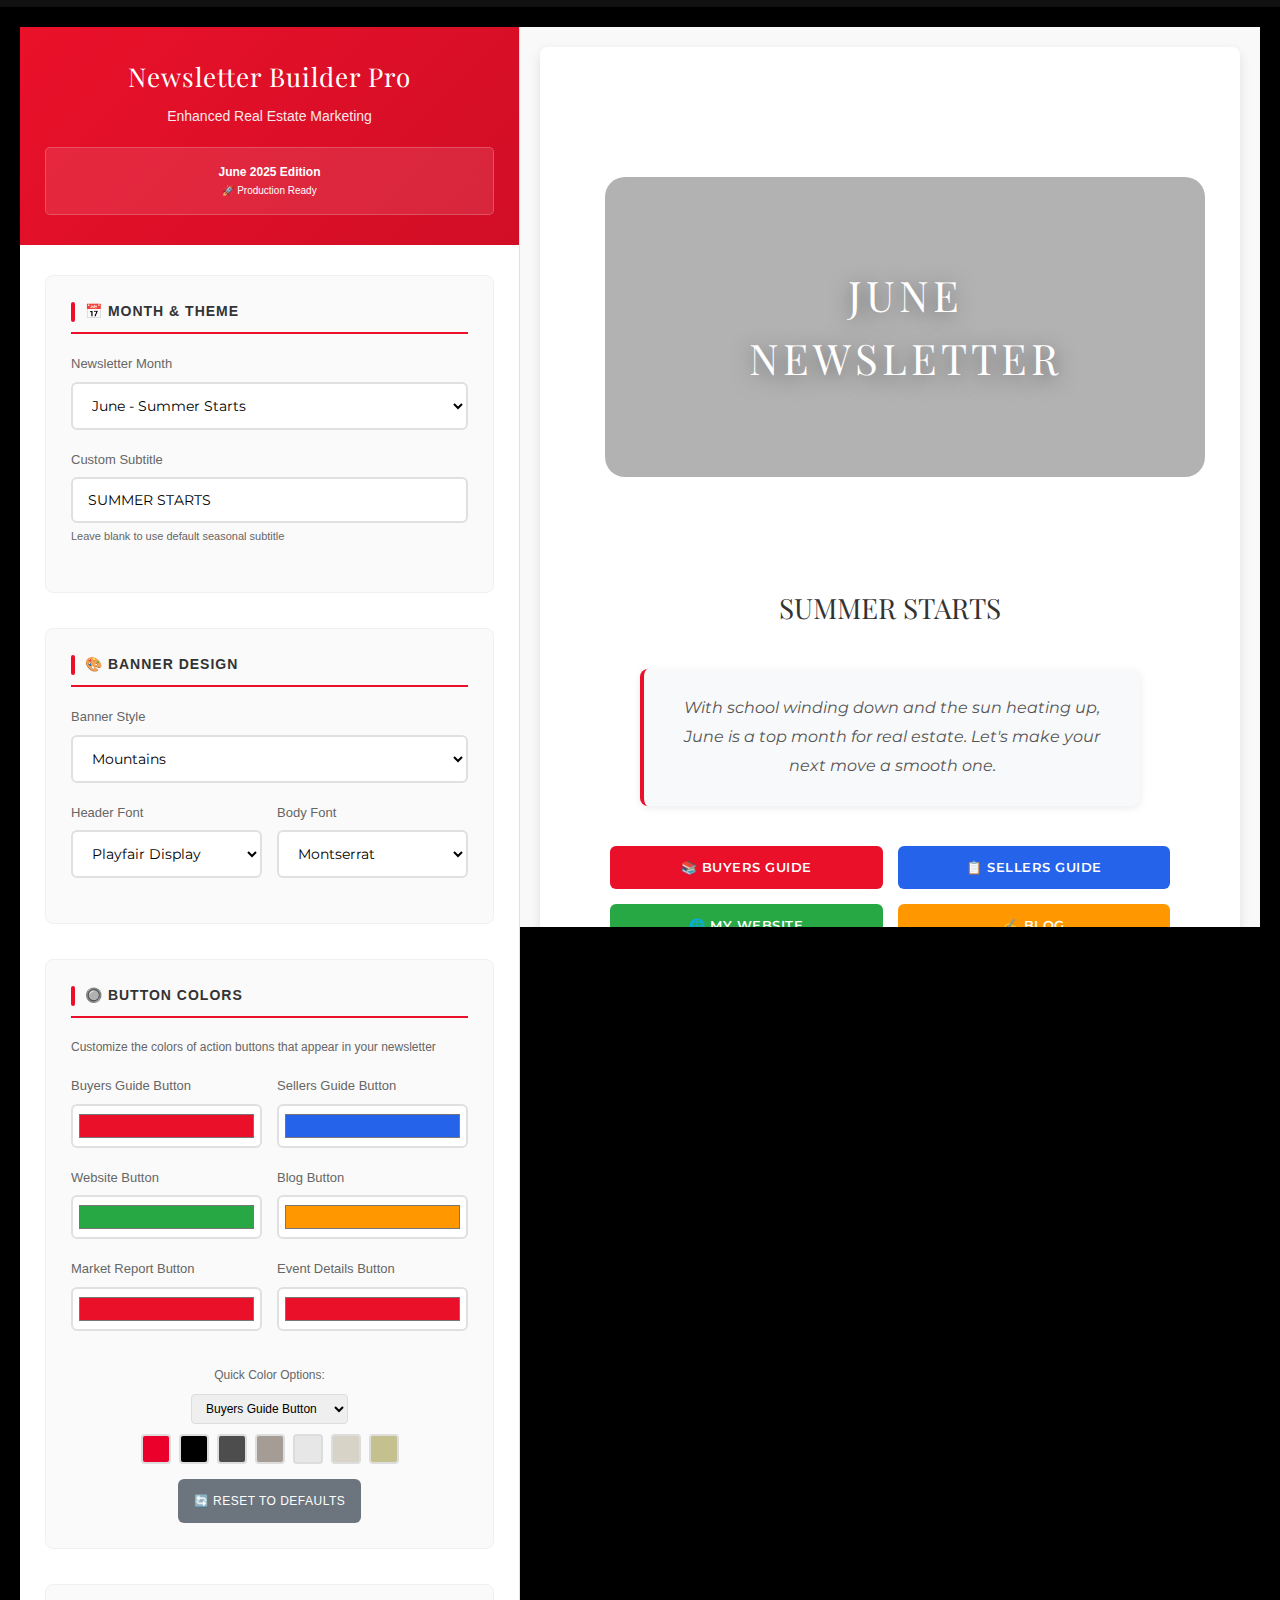
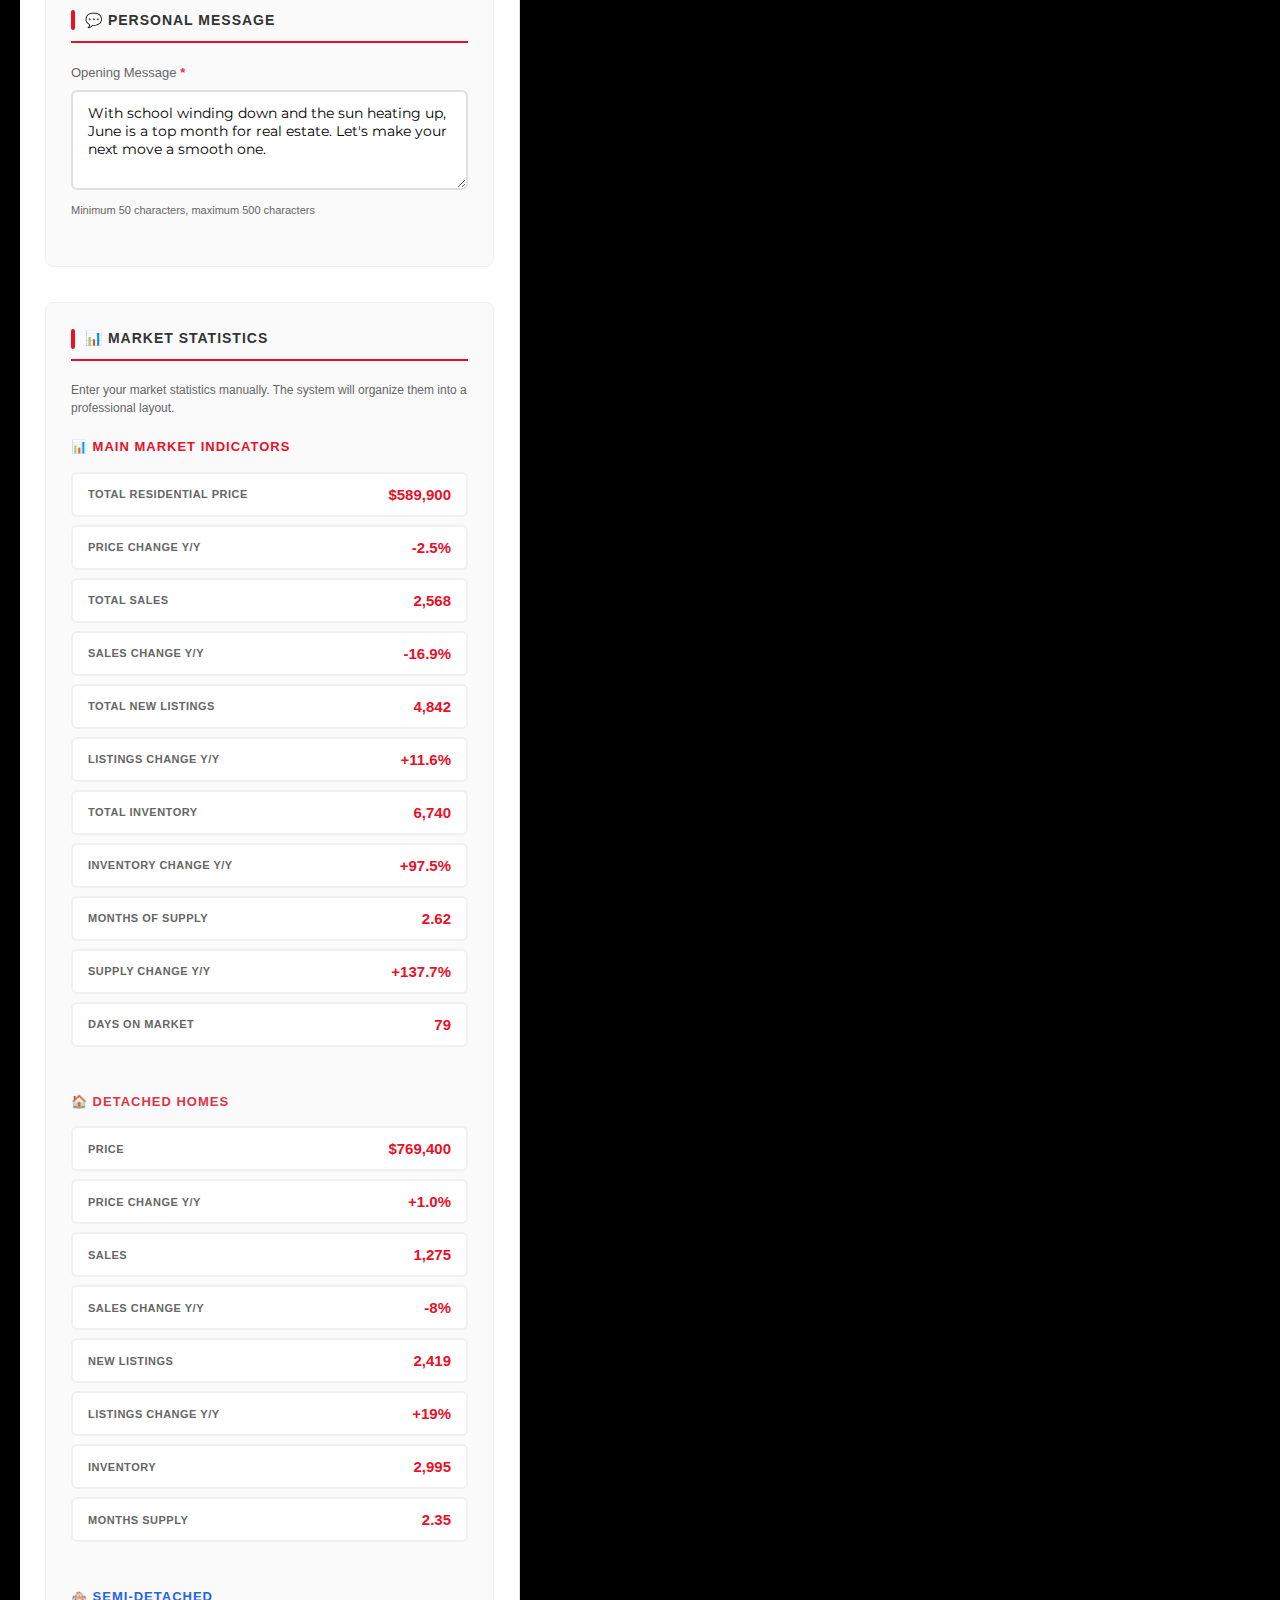
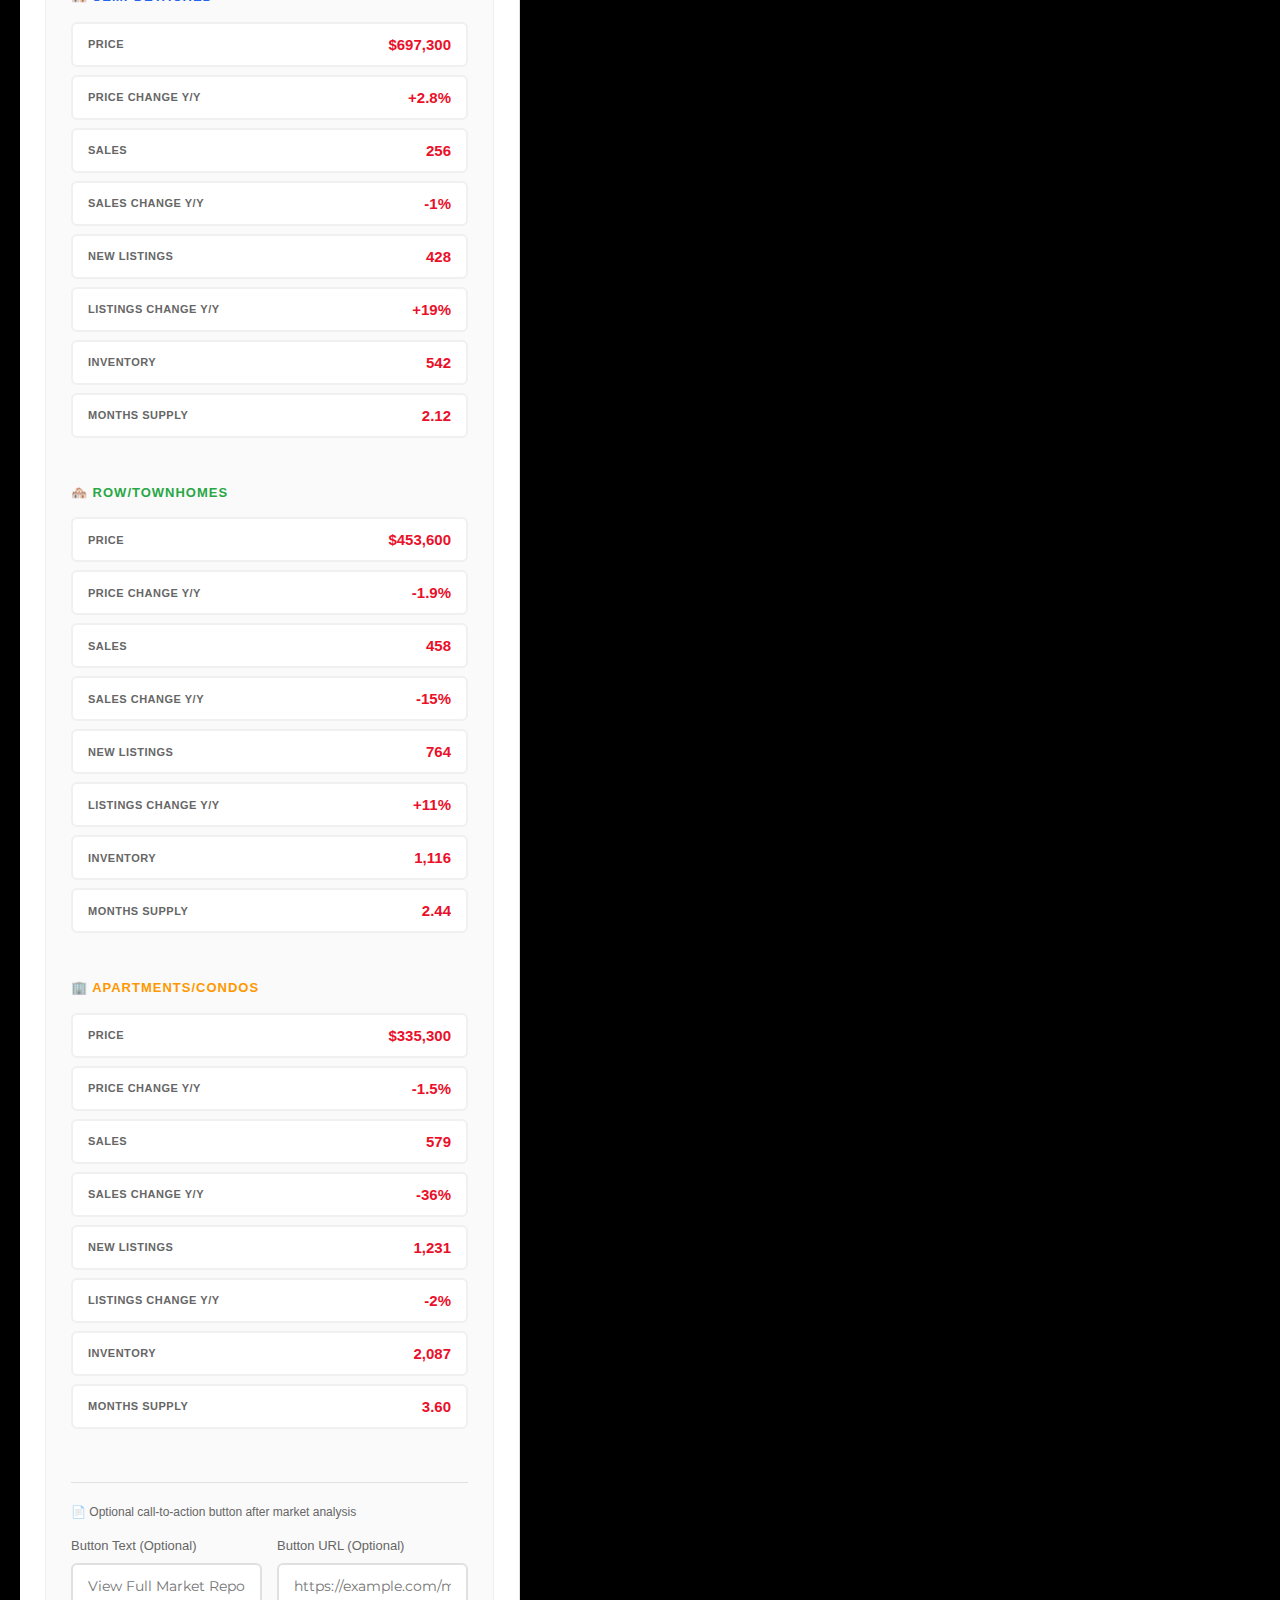
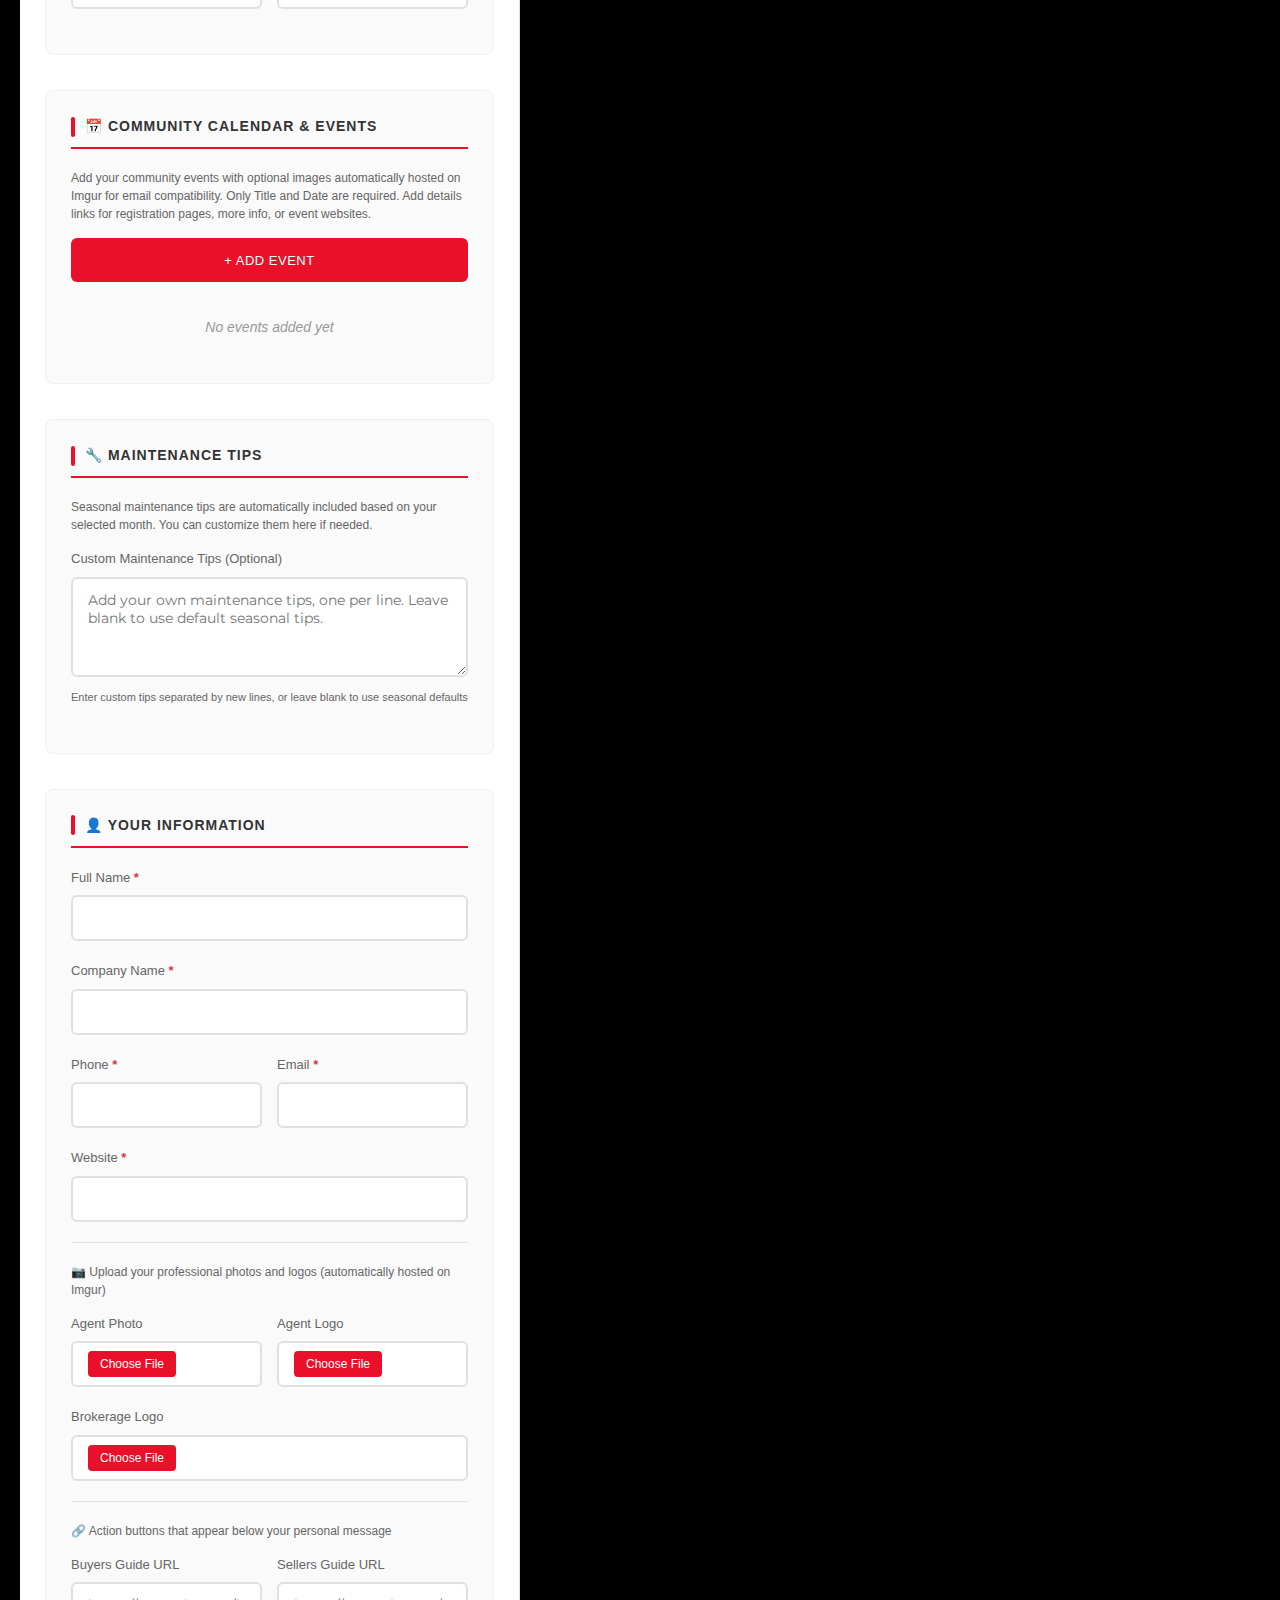
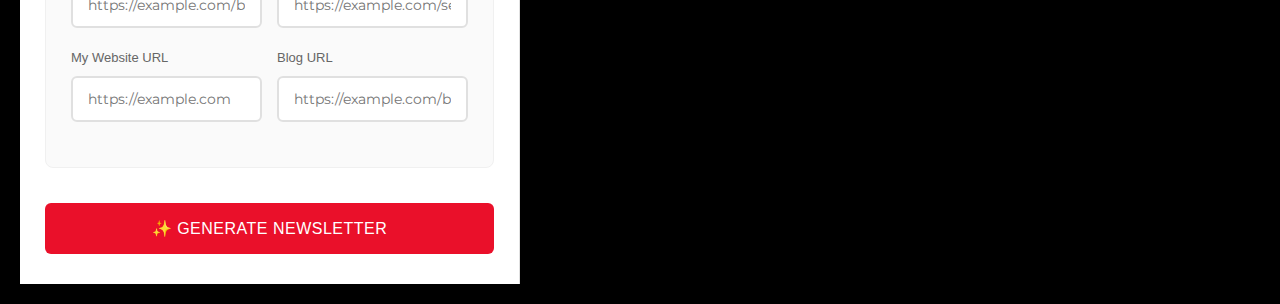
<file: newsletterbuilder/index.html>
<!DOCTYPE html>
<html lang="en">
<head>
    <meta charset="UTF-8">
    <meta name="viewport" content="width=device-width, initial-scale=1.0">
    <title>Newsletter Builder Pro - Enhanced Edition</title>
    <link href="https://fonts.googleapis.com/css2?family=Playfair+Display:wght@400;700&family=Montserrat:wght@300;400;500;600&family=Crimson+Text:wght@400;600&family=Raleway:wght@300;400;500&family=Lora:wght@400;500&family=Cormorant+Garamond:wght@300;400;500&display=swap" rel="stylesheet">
    
    <style>
        * {
            margin: 0;
            padding: 0;
            box-sizing: border-box;
        }
        
        :root {
            --primary-color: #EA102A;
            --primary-dark: #D10E26;
            --success-color: #28a745;
            --danger-color: #dc3545;
            --warning-color: #ff9800;
            --info-color: #2196f3;
            --border-color: #e0e0e0;
            --background-light: #f9f9f9;
            --text-dark: #333;
            --text-light: #666;
            --border-radius: 6px;
            --box-shadow: 0 4px 12px rgba(0,0,0,0.1);
            --transition: all 0.3s ease;
        }
        
        body {
            font-family: 'Montserrat', sans-serif;
            background: linear-gradient(135deg, #f9f9f9 0%, #f0f2f5 100%);
            color: var(--text-dark);
            min-height: 100vh;
            line-height: 1.5;
            margin: 0;
            padding: 0;
        }

        .skip-link {
            position: absolute;
            top: -40px;
            left: 6px;
            background: var(--primary-color);
            color: white;
            padding: 8px;
            text-decoration: none;
            border-radius: 0 0 4px 4px;
            z-index: 10000;
        }

        .skip-link:focus {
            top: 0;
        }

        .dashboard-container {
            display: grid;
            grid-template-columns: 500px 1fr;
            min-height: 100vh;
            gap: 0px;
            padding: 20px;
            width: 100%;
            margin: 0;
        }
        
        .sidebar {
            background: white;
            border-right: 1px solid var(--border-color);
            overflow-y: auto;
            box-shadow: 2px 0 15px rgba(0,0,0,0.08);
        }
        
        .preview-container {
            background: var(--background-light);
            padding: 20px;
            overflow-y: auto;
            position: sticky;
            top: 0;
            height: 100vh;
        }

        .app-header {
            background: linear-gradient(135deg, var(--primary-color) 0%, var(--primary-dark) 100%);
            color: white;
            padding: 30px 25px;
            text-align: center;
        }
        
        .app-header h1 {
            font-family: 'Playfair Display', serif;
            font-size: 26px;
            font-weight: 400;
            margin-bottom: 10px;
            letter-spacing: 1px;
        }
        
        .app-header .subtitle {
            font-size: 14px;
            opacity: 0.9;
            margin-bottom: 20px;
        }
        
        .app-header .edition-badge {
            background: rgba(255,255,255,0.1);
            padding: 15px;
            border-radius: 5px;
            font-size: 12px;
            border: 1px solid rgba(255,255,255,0.2);
        }

        .form-content {
            padding: 30px 25px;
        }
        
        .form-section {
            margin-bottom: 35px;
            border: 1px solid #f0f0f0;
            border-radius: 8px;
            padding: 25px;
            background: #fafafa;
        }
        
        .form-section__header {
            color: var(--text-dark);
            font-size: 14px;
            font-weight: 600;
            text-transform: uppercase;
            letter-spacing: 1px;
            margin-bottom: 20px;
            padding-bottom: 10px;
            border-bottom: 2px solid var(--primary-color);
            display: flex;
            align-items: center;
            gap: 10px;
        }
        
        .form-section__header::before {
            content: '';
            width: 4px;
            height: 20px;
            background: var(--primary-color);
            border-radius: 2px;
        }
        
        .form-group {
            margin-bottom: 20px;
        }
        
        .form-group__label {
            display: block;
            font-weight: 500;
            margin-bottom: 8px;
            color: var(--text-light);
            font-size: 13px;
        }
        
        .form-group__input,
        .form-group__textarea,
        .form-group__select {
            width: 100%;
            padding: 12px 15px;
            border: 2px solid var(--border-color);
            border-radius: var(--border-radius);
            font-size: 14px;
            font-family: 'Montserrat', sans-serif;
            transition: var(--transition);
            background: white;
            min-height: 44px;
        }

        .form-group__input[type="file"] {
            padding: 8px 15px;
            cursor: pointer;
        }
        
        .form-group__input[type="file"]::-webkit-file-upload-button {
            background: var(--primary-color);
            color: white;
            border: none;
            padding: 6px 12px;
            border-radius: 4px;
            margin-right: 10px;
            font-size: 12px;
            cursor: pointer;
        }
        
        .form-group__input:focus,
        .form-group__textarea:focus,
        .form-group__select:focus {
            outline: 2px solid var(--primary-color);
            outline-offset: 2px;
            border-color: var(--primary-color);
            box-shadow: 0 0 0 3px rgba(234, 16, 42, 0.1);
            transform: translateY(-1px);
        }

        .form-group__input.invalid,
        .form-group__textarea.invalid,
        .form-group__select.invalid {
            border-color: var(--danger-color);
            box-shadow: 0 0 0 3px rgba(220, 53, 69, 0.1);
        }

        .form-group__input.valid,
        .form-group__textarea.valid,
        .form-group__select.valid {
            border-color: var(--success-color);
            box-shadow: 0 0 0 3px rgba(40, 167, 69, 0.1);
        }

        .validation-message {
            font-size: 12px;
            margin-top: 5px;
            display: none;
            line-height: 1.4;
        }

        .validation-message.error {
            color: var(--danger-color);
            display: block;
        }

        .validation-message.success {
            color: var(--success-color);
            display: block;
        }

        .required-field::after {
            content: ' *';
            color: var(--danger-color);
            font-weight: bold;
        }

        .form-row {
            display: grid;
            grid-template-columns: 1fr 1fr;
            gap: 15px;
        }

        .stats-grid {
            display: grid;
            grid-template-columns: 1fr;
            gap: 12px;
            margin-bottom: 20px;
        }
        
        .stat-item {
            background: white;
            border: 2px solid #f0f0f0;
            border-radius: var(--border-radius);
            padding: 12px 15px;
            transition: var(--transition);
            display: flex;
            justify-content: space-between;
            align-items: center;
            min-height: 44px;
        }
        
        .stat-item:focus-within {
            border-color: var(--primary-color);
        }
        
        .stat-item__label {
            font-size: 11px;
            text-transform: uppercase;
            color: var(--text-light);
            font-weight: 600;
            letter-spacing: 0.5px;
            margin: 0;
            flex: 1;
        }
        
        .stat-item__input {
            border: none;
            padding: 0;
            font-size: 15px;
            font-weight: 600;
            color: var(--primary-color);
            background: transparent;
            text-align: right;
            width: 100px;
            flex-shrink: 0;
        }

        .stat-item__input:focus {
            outline: 1px solid var(--primary-color);
            border-radius: 4px;
            padding: 4px;
        }

        .btn {
            padding: 12px 20px;
            border: none;
            border-radius: var(--border-radius);
            font-size: 13px;
            font-weight: 500;
            text-transform: uppercase;
            letter-spacing: 0.5px;
            cursor: pointer;
            transition: var(--transition);
            display: inline-flex;
            align-items: center;
            gap: 8px;
            min-height: 44px;
            justify-content: center;
        }

        .btn:focus {
            outline: 2px solid var(--primary-color);
            outline-offset: 2px;
        }
        
        .btn--primary {
            background: var(--primary-color);
            color: white;
        }
        
        .btn--primary:hover {
            background: var(--primary-dark);
            transform: translateY(-1px);
            box-shadow: 0 4px 12px rgba(234, 16, 42, 0.3);
        }
        
        .btn--secondary {
            background: #6c757d;
            color: white;
        }
        
        .btn--success {
            background: var(--success-color);
            color: white;
        }

        .btn--info {
            background: var(--info-color);
            color: white;
        }

        .btn--info:hover {
            background: #1976d2;
            transform: translateY(-1px);
            box-shadow: 0 4px 12px rgba(33, 150, 243, 0.3);
        }
        
        .btn--full {
            width: 100%;
            justify-content: center;
        }

        .modal-overlay {
            display: none;
            position: fixed;
            top: 0;
            left: 0;
            width: 100%;
            height: 100%;
            background: rgba(0, 0, 0, 0.6);
            z-index: 9999;
            align-items: center;
            justify-content: center;
        }
        
        .modal-overlay--show {
            display: flex;
        }
        
        .modal {
            background: white;
            padding: 30px;
            border-radius: 12px;
            max-width: 600px;
            width: 90%;
            max-height: 90vh;
            overflow-y: auto;
            box-shadow: 0 20px 60px rgba(0, 0, 0, 0.3);
            animation: modalSlideIn 0.3s ease-out;
        }
        
        @keyframes modalSlideIn {
            from { transform: scale(0.9); opacity: 0; }
            to { transform: scale(1); opacity: 1; }
        }

        .toast-container {
            position: fixed;
            top: 20px;
            right: 20px;
            z-index: 10000;
            display: flex;
            flex-direction: column;
            gap: 10px;
        }
        
        .toast {
            min-width: 300px;
            padding: 15px 20px;
            border-radius: 8px;
            color: white;
            font-size: 14px;
            box-shadow: var(--box-shadow);
            animation: slideIn 0.3s ease-out;
            position: relative;
            overflow: hidden;
        }
        
        .toast--success { background: var(--success-color); }
        .toast--error { background: var(--danger-color); }
        .toast--warning { background: var(--warning-color); }
        .toast--info { background: var(--info-color); }
        
        @keyframes slideIn {
            from { transform: translateX(100%); opacity: 0; }
            to { transform: translateX(0); opacity: 1; }
        }

        .preview-header {
            background: white;
            padding: 25px;
            border-radius: 8px;
            margin-bottom: 25px;
            margin-top: 40px;
            text-align: center;
            box-shadow: var(--box-shadow);
            position: relative;
            overflow: hidden;
        }

        .preview-header::after {
            content: '';
            position: absolute;
            bottom: 0;
            left: 0;
            width: 100%;
            height: 3px;
            background: linear-gradient(90deg, var(--primary-color), var(--primary-dark));
            transform: translateX(-100%);
            animation: slideIn 1s ease-out 0.5s forwards;
        }

        @keyframes slideIn {
            to {
                transform: translateX(0);
            }
        }
        
        .preview-actions {
            display: flex;
            gap: 15px;
            justify-content: center;
            margin-top: 20px;
            flex-wrap: wrap;
        }
        
        .newsletter-preview {
            background: white;
            border-radius: 8px;
            overflow: hidden;
            box-shadow: var(--box-shadow);
            max-width: 700px;
            margin: 0 auto;
        }

        .event-item {
            background: white;
            border: 1px solid var(--border-color);
            border-radius: 8px;
            padding: 20px;
            margin-bottom: 15px;
            position: relative;
        }
        
        .event-delete {
            position: absolute;
            top: 10px;
            right: 10px;
            background: var(--danger-color);
            color: white;
            border: none;
            border-radius: 50%;
            width: 30px;
            height: 30px;
            cursor: pointer;
            font-size: 12px;
            display: flex;
            align-items: center;
            justify-content: center;
            min-width: 44px;
            min-height: 44px;
        }

        .image-preview {
            display: flex;
            align-items: center;
            padding: 10px;
            background: #f8f9fa;
            border-radius: 6px;
            border: 1px solid #e9ecef;
        }

        .compatibility-warning {
            background: linear-gradient(135deg, #fff3cd 0%, #ffeaa7 100%);
            border: 2px solid #ff9800;
            border-radius: 12px;
            padding: 20px;
            margin: 20px 0;
        }

        .compatibility-warning h4 {
            color: #856404;
            margin-bottom: 10px;
            display: flex;
            align-items: center;
            gap: 8px;
        }

        .compatibility-warning ul {
            color: #856404;
            margin: 0;
            padding-left: 20px;
        }

        .compatibility-info {
            background: #d1ecf1;
            border: 2px solid #17a2b8;
            border-radius: 8px;
            padding: 15px;
            margin: 15px 0;
        }

        .compatibility-info h4 {
            color: #0c5460;
            margin-bottom: 10px;
        }

        .compatibility-info div {
            font-size: 13px;
            color: #0c5460;
            line-height: 1.4;
        }

        @media (max-width: 1023px) {
            .dashboard-container {
                grid-template-columns: 1fr;
                gap: 20px;
                padding: 10px;
            }
            
            .sidebar {
                height: auto;
                max-height: none;
                border-radius: 12px;
                margin-right: 0;
            }
            
            .preview-container {
                position: static;
                height: auto;
                border-radius: 12px;
                margin-left: 0;
                padding: 20px;
            }

            .newsletter-preview {
                transform: scale(1);
            }

            .newsletter-preview:hover {
                transform: scale(1.02);
            }
            
            .form-row {
                grid-template-columns: 1fr;
                gap: 10px;
            }
        }

        @media (max-width: 767px) {
            .app-header {
                padding: 20px 15px;
            }
            
            .app-header h1 {
                font-size: 22px;
                margin-bottom: 8px;
            }
            
            .form-content {
                padding: 20px 15px;
            }
            
            .form-section {
                padding: 15px;
                margin-bottom: 20px;
            }
            
            .stat-item {
                flex-direction: column;
                text-align: center;
                gap: 8px;
            }
            
            .stat-item__input {
                width: 100%;
                text-align: center;
                font-size: 16px;
                border: 1px solid #ddd;
                border-radius: 4px;
                padding: 8px;
            }
            
            .preview-actions {
                flex-direction: column;
                gap: 10px;
            }
            
            .preview-actions .btn {
                width: 100%;
            }
        }

        @media print {
            .sidebar,
            .preview-header,
            .preview-actions,
            .toast-container,
            .modal-overlay {
                display: none !important;
            }
            
            .dashboard-container {
                grid-template-columns: 1fr;
                min-height: auto;
            }
            
            .preview-container {
                padding: 0;
                background: white;
            }
            
            .newsletter-preview {
                box-shadow: none;
                margin: 0;
                max-width: none;
                width: 100%;
                background: white;
                border-radius: 0;
                overflow: visible;
            }
            
            @page {
                margin: 0.75in;
                size: letter;
            }
        }
    </style>
</head>
<body>
    <div id="header"></div>
    <script>
      fetch('/header.html')
        .then(res => res.text())
        .then(data => {
          document.getElementById('header').innerHTML = data;
        });
    </script>
    
    <a href="#main-content" class="skip-link">Skip to main content</a>
    
    <div class="toast-container" id="toastContainer"></div>
    
    <!-- Export Modal -->
    <div class="modal-overlay" id="exportModal">
        <div class="modal">
            <h3 style="margin-bottom: 20px; font-size: 20px;">📧 Export Newsletter</h3>
            
            <div class="compatibility-warning">
                <h4>✅ Email Client Compatibility</h4>
                <ul style="margin: 10px 0; font-size: 13px; line-height: 1.4;">
                    <li>All images are automatically uploaded to Imgur for perfect email compatibility</li>
                    <li>Newsletter uses hosted image URLs - works in all email clients</li>
                    <li>No blocked images or deliverability issues</li>
                    <li>Always test in your target email clients before sending</li>
                    <li>Professional hosting ensures images load reliably</li>
                </ul>
            </div>
            
            <div class="compatibility-info">
                <h4>📊 Email Client Support</h4>
                <div>
                    ✅ <strong>Gmail:</strong> Excellent support<br>
                    ✅ <strong>Apple Mail:</strong> Best support
                </div>
            </div>

            <div class="compatibility-info">
                <h4>🖨️ Print Optimization</h4>
                <div>
                    <strong>Print Version:</strong> Optimized for standard letter paper (8.5" x 11")<br>
                    <strong>Features:</strong> Proper margins, page breaks, black & white friendly<br>
                    <strong>Best For:</strong> Client handouts, office distribution, archival copies
                </div>
            </div>
            
            <div style="display: grid; gap: 10px; margin-top: 20px;">
                <button class="btn btn--primary" onclick="exportManager.copyEmailSafeHTML()">
                    📧 Copy Newsletter for email (RLP Sphere)
                </button>
                <button class="btn btn--success" onclick="exportManager.exportAsHTML()">
                    📄 Download HTML File (Hosted URLs)
                </button>
                <button class="btn btn--info" onclick="exportManager.printNewsletter()">
                    🖨️ Print Newsletter
                </button>
                <button class="btn btn--secondary" onclick="modalManager.close('exportModal')">
                    Cancel
                </button>
            </div>
        </div>
    </div>
    
    <!-- Add Event Modal -->
    <div class="modal-overlay" id="addEventModal">
        <div class="modal">
            <h3 style="margin-bottom: 20px;">Add Event</h3>
            <form id="addEventForm">
                <div class="form-group">
                    <label class="form-group__label required-field">Event Title</label>
                    <input type="text" class="form-group__input" id="eventTitle" required>
                    <div class="validation-message" id="eventTitle-validation"></div>
                </div>
                <div class="form-row">
                    <div class="form-group">
                        <label class="form-group__label required-field">Date</label>
                        <input type="date" class="form-group__input" id="eventDate" required>
                        <div class="validation-message" id="eventDate-validation"></div>
                    </div>
                    <div class="form-group">
                        <label class="form-group__label">Start Time</label>
                        <input type="time" class="form-group__input" id="eventStartTime">
                        <div class="validation-message" id="eventStartTime-validation"></div>
                        <small style="color: #666; font-size: 11px;">Optional - leave blank for all-day events</small>
                    </div>
                </div>
                <div class="form-group">
                    <label class="form-group__label">End Time</label>
                    <input type="time" class="form-group__input" id="eventEndTime">
                    <div class="validation-message" id="eventEndTime-validation"></div>
                    <small style="color: #666; font-size: 11px;">Optional - leave blank if no specific end time</small>
                </div>
                <div class="form-group">
                    <label class="form-group__label">Location</label>
                    <input type="text" class="form-group__input" id="eventLocation">
                    <div class="validation-message" id="eventLocation-validation"></div>
                    <small style="color: #666; font-size: 11px;">Optional - leave blank for online events or TBA</small>
                </div>
                <div class="form-group">
                    <label class="form-group__label">Description (Optional)</label>
                    <textarea class="form-group__textarea" id="eventDescription" rows="3"></textarea>
                    <div class="validation-message" id="eventDescription-validation"></div>
                </div>
                <div class="form-group">
                    <label class="form-group__label">Event Details Link (Optional)</label>
                    <input type="url" class="form-group__input" id="eventDetailsLink" placeholder="https://example.com/event-details">
                    <div class="validation-message" id="eventDetailsLink-validation"></div>
                    <small style="color: #666; font-size: 11px;">Optional - link to registration page, more details, or event website</small>
                </div>
                <div class="form-group">
                    <label class="form-group__label">Event Image (Optional)</label>
                    <input type="file" class="form-group__input" id="eventImage" accept="image/*" onchange="handleEventImageUpload()">
                    <div class="image-preview" id="eventImagePreview" style="margin-top: 10px; display: none;">
                        <img style="width: 120px; height: 80px; object-fit: cover; border-radius: 4px; border: 2px solid #ddd;">
                        <button type="button" onclick="removeEventImage()" style="margin-left: 10px; padding: 5px 10px; background: #dc3545; color: white; border: none; border-radius: 4px; font-size: 12px; cursor: pointer;">Remove</button>
                    </div>
                </div>
                <div style="display: flex; gap: 10px; margin-top: 20px;">
                    <button type="submit" class="btn btn--primary" style="flex: 1;">Add Event</button>
                    <button type="button" class="btn btn--secondary" onclick="modalManager.close('addEventModal')">Cancel</button>
                </div>
            </form>
        </div>
    </div>

    <main id="main-content" class="dashboard-container">
        <!-- Sidebar -->
        <div class="sidebar">
            <div class="app-header">
                <h1>Newsletter Builder Pro</h1>
                <p class="subtitle">Enhanced Real Estate Marketing</p>
                <div class="edition-badge">
                    <strong id="currentMonth">June 2025 Edition</strong><br>
                    <small>🚀 Production Ready</small>
                </div>
            </div>
            
            <div class="form-content">
                <!-- Month Selection -->
                <div class="form-section">
                    <h3 class="form-section__header">📅 Month & Theme</h3>
                    <div class="form-group">
                        <label class="form-group__label">Newsletter Month</label>
                        <select class="form-group__select" id="newsletterSeason">
                            <option value="january">January - New Beginnings</option>
                            <option value="february">February - Love Your Home</option>
                            <option value="march">March - Spring Prep</option>
                            <option value="april">April - Spring Awakening</option>
                            <option value="may">May - Blooming Season</option>
                            <option value="june" selected>June - Summer Starts</option>
                            <option value="july">July - Summer Living</option>
                            <option value="august">August - Late Summer</option>
                            <option value="september">September - Fall Prep</option>
                            <option value="october">October - Autumn Comfort</option>
                            <option value="november">November - Thanksgiving Season</option>
                            <option value="december">December - Holiday Season</option>
                        </select>
                    </div>
                    <div class="form-group">
                        <label class="form-group__label">Custom Subtitle</label>
                        <input type="text" class="form-group__input" id="customSubtitle" value="SUMMER STARTS" placeholder="Enter custom subtitle...">
                        <div class="validation-message" id="customSubtitle-validation"></div>
                        <small style="color: #666; font-size: 11px;">Leave blank to use default seasonal subtitle</small>
                    </div>
                </div>
                
                <!-- Banner Design -->
                <div class="form-section">
                    <h3 class="form-section__header">🎨 Banner Design</h3>
                    <div class="form-group">
                        <label class="form-group__label">Banner Style</label>
                        <select class="form-group__select" id="bannerStyle">
                            <option value="mountains" selected>Mountains</option>
                            <option value="cityscape">City Skyline</option>
                            <option value="blueprint">Blueprint</option>
                            <option value="minimal">Clean Minimal</option>
                            <option value="custom">Custom Banner Image</option>
                            <option value="none">No Banner</option>
                        </select>
                    </div>
                    
                    <!-- Custom Banner Upload (only shows when custom is selected) -->
                    <div class="form-group" id="customBannerUpload" style="display: none;">
                        <label class="form-group__label">Custom Banner Image</label>
                        <input type="file" class="form-group__input" id="customBanner" accept="image/*" onchange="handleImageUpload('customBanner', 'customBanner')">
                        <div class="image-preview" id="customBannerPreview" style="margin-top: 10px; display: none;">
                            <img style="width: 200px; height: 100px; object-fit: cover; border: 2px solid #ddd; border-radius: 4px;">
                            <button type="button" onclick="removeImage('customBanner', 'customBanner')" style="margin-left: 10px; padding: 5px 10px; background: #dc3545; color: white; border: none; border-radius: 4px; font-size: 12px; cursor: pointer;">Remove</button>
                        </div>
                        <small style="color: #666; font-size: 11px; display: block; margin-top: 5px;">
                            📏 Recommended size: 600x300px or similar landscape ratio for custom banners
                        </small>
                    </div>
                    
                    <div class="form-row">
                        <div class="form-group">
                            <label class="form-group__label">Header Font</label>
                            <select class="form-group__select" id="headerFont">
                                <option value="'Playfair Display', serif" selected>Playfair Display</option>
                                <option value="'Cormorant Garamond', serif">Cormorant Garamond</option>
                                <option value="'Lora', serif">Lora</option>
                                <option value="'Crimson Text', serif">Crimson Text</option>
                            </select>
                        </div>
                        <div class="form-group">
                            <label class="form-group__label">Body Font</label>
                            <select class="form-group__select" id="bodyFont">
                                <option value="'Montserrat', sans-serif" selected>Montserrat</option>
                                <option value="'Raleway', sans-serif">Raleway</option>
                                <option value="'Helvetica Neue', sans-serif">Helvetica Neue</option>
                                <option value="Arial, sans-serif">Arial</option>
                            </select>
                        </div>
                    </div>
                </div>
                
                <!-- Button Colors -->
                <div class="form-section">
                    <h3 class="form-section__header">🔘 Button Colors</h3>
                    <p style="font-size: 12px; color: #666; margin-bottom: 20px;">
                        Customize the colors of action buttons that appear in your newsletter
                    </p>
                    
                    <div class="form-row">
                        <div class="form-group">
                            <label class="form-group__label">Buyers Guide Button</label>
                            <input type="color" class="form-group__input" id="buyersButtonColor" value="#EA102A" onchange="handleFormChange('buyersButtonColor', this.value)" style="height: 44px; padding: 4px;">
                        </div>
                        <div class="form-group">
                            <label class="form-group__label">Sellers Guide Button</label>
                            <input type="color" class="form-group__input" id="sellersButtonColor" value="#2563eb" onchange="handleFormChange('sellersButtonColor', this.value)" style="height: 44px; padding: 4px;">
                        </div>
                    </div>
                    
                    <div class="form-row">
                        <div class="form-group">
                            <label class="form-group__label">Website Button</label>
                            <input type="color" class="form-group__input" id="websiteButtonColor" value="#28a745" onchange="handleFormChange('websiteButtonColor', this.value)" style="height: 44px; padding: 4px;">
                        </div>
                        <div class="form-group">
                            <label class="form-group__label">Blog Button</label>
                            <input type="color" class="form-group__input" id="blogButtonColor" value="#ff9800" onchange="handleFormChange('blogButtonColor', this.value)" style="height: 44px; padding: 4px;">
                        </div>
                    </div>
                    
                    <div class="form-row">
                        <div class="form-group">
                            <label class="form-group__label">Market Report Button</label>
                            <input type="color" class="form-group__input" id="marketReportButtonColor" value="#EA102A" onchange="handleFormChange('marketReportButtonColor', this.value)" style="height: 44px; padding: 4px;">
                        </div>
                        <div class="form-group">
                            <label class="form-group__label">Event Details Button</label>
                            <input type="color" class="form-group__input" id="eventButtonColor" value="#EA102A" onchange="handleFormChange('eventButtonColor', this.value)" style="height: 44px; padding: 4px;">
                        </div>
                    </div>
                    
                    <div style="text-align: center; margin-top: 15px;">
                        <p style="font-size: 12px; color: #666; margin-bottom: 10px;">Quick Color Options:</p>
                        <div style="margin-bottom: 10px;">
                            <select id="buttonTypeSelector" style="padding: 6px 10px; border: 1px solid #ddd; border-radius: 4px; font-size: 12px;">
                                <option value="buyersGuide">Buyers Guide Button</option>
                                <option value="sellersGuide">Sellers Guide Button</option>
                                <option value="website">Website Button</option>
                                <option value="blog">Blog Button</option>
                                <option value="marketReport">Market Report Button</option>
                                <option value="eventDetails">Event Details Button</option>
                                <option value="all">All Buttons</option>
                            </select>
                        </div>
                        <div style="display: flex; gap: 8px; justify-content: center; flex-wrap: wrap; margin-bottom: 15px;">
                            <button type="button" onclick="applyQuickColor('#EA002A')" style="width: 30px; height: 30px; border: 2px solid #ddd; border-radius: 4px; cursor: pointer; background: #EA002A;" title="#EA002A"></button>
                            <button type="button" onclick="applyQuickColor('#000000')" style="width: 30px; height: 30px; border: 2px solid #ddd; border-radius: 4px; cursor: pointer; background: #000000;" title="#000000"></button>
                            <button type="button" onclick="applyQuickColor('#4D4D4D')" style="width: 30px; height: 30px; border: 2px solid #ddd; border-radius: 4px; cursor: pointer; background: #4D4D4D;" title="#4D4D4D"></button>
                            <button type="button" onclick="applyQuickColor('#A59D95')" style="width: 30px; height: 30px; border: 2px solid #ddd; border-radius: 4px; cursor: pointer; background: #A59D95;" title="#A59D95"></button>
                            <button type="button" onclick="applyQuickColor('#E7E7E7')" style="width: 30px; height: 30px; border: 2px solid #ddd; border-radius: 4px; cursor: pointer; background: #E7E7E7;" title="#E7E7E7"></button>
                            <button type="button" onclick="applyQuickColor('#D7D3C7')" style="width: 30px; height: 30px; border: 2px solid #ddd; border-radius: 4px; cursor: pointer; background: #D7D3C7;" title="#D7D3C7"></button>
                            <button type="button" onclick="applyQuickColor('#C4C18E')" style="width: 30px; height: 30px; border: 2px solid #ddd; border-radius: 4px; cursor: pointer; background: #C4C18E;" title="#C4C18E"></button>
                        </div>
                        <button type="button" class="btn btn--secondary" onclick="resetButtonColors()" style="font-size: 12px; padding: 8px 16px;">
                            🔄 Reset to Defaults
                        </button>
                    </div>
                </div>
                
                <!-- Personal Message -->
                <div class="form-section">
                    <h3 class="form-section__header">💬 Personal Message</h3>
                    <div class="form-group">
                        <label class="form-group__label required-field">Opening Message</label>
                        <textarea class="form-group__textarea" id="personalMessage" rows="4" required>With school winding down and the sun heating up, June is a top month for real estate. Let's make your next move a smooth one.</textarea>
                        <div class="validation-message" id="personalMessage-validation"></div>
                        <small style="color: #666; font-size: 11px;">Minimum 50 characters, maximum 500 characters</small>
                    </div>
                </div>
                
                <!-- Market Statistics -->
                <div class="form-section">
                    <h3 class="form-section__header">📊 Market Statistics</h3>
                    <p style="font-size: 12px; color: #666; margin-bottom: 20px;">
                        Enter your market statistics manually. The system will organize them into a professional layout.
                    </p>
                    
                    <div class="stats-grid" id="statsGrid">
                        <!-- Stats will be rendered here -->
                    </div>
                    
                    <hr style="border: none; border-top: 1px solid #e0e0e0; margin: 20px 0;">
                    <p style="font-size: 12px; color: #666; margin-bottom: 15px;">
                        📄 Optional call-to-action button after market analysis
                    </p>
                    <div class="form-row">
                        <div class="form-group">
                            <label class="form-group__label">Button Text (Optional)</label>
                            <input type="text" class="form-group__input" id="marketButtonText" value="" placeholder="View Full Market Report">
                            <div class="validation-message" id="marketButtonText-validation"></div>
                        </div>
                        <div class="form-group">
                            <label class="form-group__label">Button URL (Optional)</label>
                            <input type="url" class="form-group__input" id="marketButtonUrl" value="" placeholder="https://example.com/market-report">
                            <div class="validation-message" id="marketButtonUrl-validation"></div>
                        </div>
                    </div>
                </div>
                
                <!-- Community Calendar & Events -->
                <div class="form-section">
                    <h3 class="form-section__header">📅 Community Calendar & Events</h3>
                    <p style="font-size: 12px; color: #666; margin-bottom: 15px;">
                        Add your community events with optional images automatically hosted on Imgur for email compatibility. Only Title and Date are required. Add details links for registration pages, more info, or event websites.
                    </p>
                    <button type="button" class="btn btn--primary btn--full" onclick="modalManager.show('addEventModal')">
                        + Add Event
                    </button>
                    <div id="customEventsList" style="margin-top: 15px;">
                        <!-- Custom events will appear here -->
                    </div>
                </div>
                
                <!-- Maintenance Tips -->
                <div class="form-section">
                    <h3 class="form-section__header">🔧 Maintenance Tips</h3>
                    <p style="font-size: 12px; color: #666; margin-bottom: 15px;">
                        Seasonal maintenance tips are automatically included based on your selected month. You can customize them here if needed.
                    </p>
                    <div class="form-group">
                        <label class="form-group__label">Custom Maintenance Tips (Optional)</label>
                        <textarea class="form-group__textarea" id="customMaintenanceTips" rows="4" placeholder="Add your own maintenance tips, one per line. Leave blank to use default seasonal tips."></textarea>
                        <div class="validation-message" id="customMaintenanceTips-validation"></div>
                        <small style="color: #666; font-size: 11px;">Enter custom tips separated by new lines, or leave blank to use seasonal defaults</small>
                    </div>
                </div>
                
                <!-- Your Information -->
                <div class="form-section">
                    <h3 class="form-section__header">👤 Your Information</h3>
                    <div class="form-group">
                        <label class="form-group__label required-field">Full Name</label>
                        <input type="text" class="form-group__input" id="agentName" value="" required>
                        <div class="validation-message" id="agentName-validation"></div>
                    </div>
                    <div class="form-group">
                        <label class="form-group__label required-field">Company Name</label>
                        <input type="text" class="form-group__input" id="companyName" value="" required>
                        <div class="validation-message" id="companyName-validation"></div>
                    </div>
                    <div class="form-row">
                        <div class="form-group">
                            <label class="form-group__label required-field">Phone</label>
                            <input type="tel" class="form-group__input" id="agentPhone" value="" required>
                            <div class="validation-message" id="agentPhone-validation"></div>
                        </div>
                        <div class="form-group">
                            <label class="form-group__label required-field">Email</label>
                            <input type="email" class="form-group__input" id="agentEmail" value="" required>
                            <div class="validation-message" id="agentEmail-validation"></div>
                        </div>
                    </div>
                    <div class="form-group">
                        <label class="form-group__label required-field">Website</label>
                        <input type="url" class="form-group__input" id="agentWebsite" value="" required>
                        <div class="validation-message" id="agentWebsite-validation"></div>
                    </div>
                    
                    <hr style="border: none; border-top: 1px solid #e0e0e0; margin: 20px 0;">
                    <p style="font-size: 12px; color: #666; margin-bottom: 15px;">
                        📷 Upload your professional photos and logos (automatically hosted on Imgur)
                    </p>
                    
                    <div class="form-row">
                        <div class="form-group">
                            <label class="form-group__label">Agent Photo</label>
                            <input type="file" class="form-group__input" id="agentPhoto" accept="image/*" onchange="handleImageUpload('agentPhoto', 'agentPhoto')">
                            <div class="image-preview" id="agentPhotoPreview" style="margin-top: 10px; display: none;">
                                <img style="width: 80px; height: 80px; border-radius: 50%; object-fit: cover; border: 2px solid #ddd;">
                                <button type="button" onclick="removeImage('agentPhoto', 'agentPhoto')" style="margin-left: 10px; padding: 5px 10px; background: #dc3545; color: white; border: none; border-radius: 4px; font-size: 12px; cursor: pointer;">Remove</button>
                            </div>
                        </div>
                        <div class="form-group">
                            <label class="form-group__label">Agent Logo</label>
                            <input type="file" class="form-group__input" id="agentLogo" accept="image/*" onchange="handleImageUpload('agentLogo', 'agentLogo')">
                            <div class="image-preview" id="agentLogoPreview" style="margin-top: 10px; display: none;">
                                <img style="width: 80px; height: 60px; object-fit: contain; border: 2px solid #ddd; border-radius: 4px;">
                                <button type="button" onclick="removeImage('agentLogo', 'agentLogo')" style="margin-left: 10px; padding: 5px 10px; background: #dc3545; color: white; border: none; border-radius: 4px; font-size: 12px; cursor: pointer;">Remove</button>
                            </div>
                        </div>
                    </div>
                    <div class="form-group">
                        <label class="form-group__label">Brokerage Logo</label>
                        <input type="file" class="form-group__input" id="brokerageLogo" accept="image/*" onchange="handleImageUpload('brokerageLogo', 'brokerageLogo')">
                        <div class="image-preview" id="brokerageLogoPreview" style="margin-top: 10px; display: none;">
                            <img style="width: 120px; height: 60px; object-fit: contain; border: 2px solid #ddd; border-radius: 4px;">
                            <button type="button" onclick="removeImage('brokerageLogo', 'brokerageLogo')" style="margin-left: 10px; padding: 5px 10px; background: #dc3545; color: white; border: none; border-radius: 4px; font-size: 12px; cursor: pointer;">Remove</button>
                        </div>
                    </div>
                    
                    <hr style="border: none; border-top: 1px solid #e0e0e0; margin: 20px 0;">
                    <p style="font-size: 12px; color: #666; margin-bottom: 15px;">
                        🔗 Action buttons that appear below your personal message
                    </p>
                    <div class="form-row">
                        <div class="form-group">
                            <label class="form-group__label">Buyers Guide URL</label>
                            <input type="url" class="form-group__input" id="buyersGuideUrl" value="" placeholder="https://example.com/buyers-guide">
                            <div class="validation-message" id="buyersGuideUrl-validation"></div>
                        </div>
                        <div class="form-group">
                            <label class="form-group__label">Sellers Guide URL</label>
                            <input type="url" class="form-group__input" id="sellersGuideUrl" value="" placeholder="https://example.com/sellers-guide">
                            <div class="validation-message" id="sellersGuideUrl-validation"></div>
                        </div>
                    </div>
                    <div class="form-row">
                        <div class="form-group">
                            <label class="form-group__label">My Website URL</label>
                            <input type="url" class="form-group__input" id="myWebsiteUrl" value="" placeholder="https://example.com">
                            <div class="validation-message" id="myWebsiteUrl-validation"></div>
                        </div>
                        <div class="form-group">
                            <label class="form-group__label">Blog URL</label>
                            <input type="url" class="form-group__input" id="blogUrl" value="" placeholder="https://example.com/blog">
                            <div class="validation-message" id="blogUrl-validation"></div>
                        </div>
                    </div>
                </div>
                
                <button class="btn btn--primary btn--full" onclick="generateNewsletter()" style="font-size: 16px; padding: 16px 24px;">
                    ✨ Generate Newsletter
                </button>
            </div>
        </div>

        <!-- Preview Container -->
        <div class="preview-container">
            <div class="preview-sticky-wrapper">
                <div class="newsletter-preview" id="newsletterPreview">
                    <!-- Newsletter content will be generated here -->
                </div>
                
                <div class="preview-header">
                    <h2>Your Newsletter</h2>
                    <p>Email-ready newsletter with Imgur hosted images</p>
                    
                    <div class="preview-actions">
                        <button class="btn btn--secondary" onclick="quickPrint()">
                            🖨️ Print
                        </button>
                        <button class="btn btn--primary" onclick="modalManager.show('exportModal')">
                            📧 Export Options
                        </button>
                    </div>
                </div>
                
                <div style="background: #2d3748; color: #e2e8f0; padding: 25px; border-radius: 8px; font-family: monospace; font-size: 12px; max-height: 500px; overflow-y: auto; white-space: pre-wrap; margin-top: 25px; display: none;" id="codeOutput"></div>
            </div>
        </div>
    </main>

    <script>
        // Global state
        let newsletterData = {
            design: {
                bannerStyle: 'mountains',
                headerFont: "'Playfair Display', serif",
                bodyFont: "'Montserrat', sans-serif",
                buttonColors: {
                    buyersGuide: '#EA102A',
                    sellersGuide: '#2563eb',
                    website: '#28a745',
                    blog: '#ff9800',
                    marketReport: '#EA102A',
                    eventDetails: '#EA102A'
                }
            },
            images: {
                currentEventImage: null,
                agentPhoto: null,
                agentLogo: null,
                brokerageLogo: null,
                customBanner: null
            },
            stats: {
                avgPrice: '$589,900',
                priceChange: '-2.5%',
                daysOnMarket: '79',
                homesSold: '2,568',
                salesChange: '-16.9%',
                newListings: '4,842',
                listingsChange: '+11.6%',
                inventory: '6,740',
                inventoryChange: '+97.5%',
                monthsOfSupply: '2.62',
                supplyChange: '+137.7%',
                
                // Property type breakdowns
                detachedPrice: '$769,400',
                detachedChange: '+1.0%',
                detachedSales: '1,275',
                detachedSalesChange: '-8%',
                detachedListings: '2,419',
                detachedListingsChange: '+19%',
                detachedInventory: '2,995',
                detachedInventoryChange: '+87%',
                detachedSupply: '2.35',
                
                semiPrice: '$697,300',
                semiChange: '+2.8%',
                semiSales: '256',
                semiSalesChange: '-1%',
                semiListings: '428',
                semiListingsChange: '+19%',
                semiInventory: '542',
                semiInventoryChange: '+99%',
                semiSupply: '2.12',
                
                rowPrice: '$453,600',
                rowChange: '-1.9%',
                rowSales: '458',
                rowSalesChange: '-15%',
                rowListings: '764',
                rowListingsChange: '+11%',
                rowInventory: '1,116',
                rowInventoryChange: '+161%',
                rowSupply: '2.44',
                
                apartmentPrice: '$335,300',
                apartmentChange: '-1.5%',
                apartmentSales: '579',
                apartmentSalesChange: '-36%',
                apartmentListings: '1,231',
                apartmentListingsChange: '-2%',
                apartmentInventory: '2,087',
                apartmentInventoryChange: '+88%',
                apartmentSupply: '3.60'
            },
            agent: {
                name: '',
                company: '',
                phone: '',
                email: '',
                website: '',
                buyersGuideUrl: '',
                sellersGuideUrl: '',
                myWebsiteUrl: '',
                blogUrl: ''
            },
            content: {
                personalMessage: 'With school winding down and the sun heating up, June is a top month for real estate. Let\'s make your next move a smooth one.',
                newsletterSeason: 'june',
                customSubtitle: 'SUMMER STARTS',
                customMaintenanceTips: '',
                marketButtonText: '',
                marketButtonUrl: ''
            },
            customEvents: []
        };

        // Season configurations
        const SEASONS = {
            january: {
                title: 'JANUARY NEWSLETTER',
                subtitle: 'NEW BEGINNINGS',
                personalMessage: 'Happy New Year! A fresh start brings new opportunities—whether it\'s upgrading your space or buying your first home. Let\'s make 2025 the year of great moves!',
                tips: ['🔧 Replace furnace filter', '💧 Use humidifier to combat dry air', '🧊 Watch for ice dams after Chinooks', '❄️ Check for frost in attic/basement', '🚨 Test smoke & CO detectors']
            },
            february: {
                title: 'FEBRUARY NEWSLETTER',
                subtitle: 'LOVE YOUR HOME',
                personalMessage: 'Love is in the air—and so is opportunity! Whether you\'re buying, selling, or just curious, I\'m here to help you find a home you\'ll love.',
                tips: ['🌨️ Clear snow from foundation & vents', '🚪 Inspect weather stripping after freeze-thaw', '🔐 Lubricate locks & garage mechanisms', '💧 Monitor for condensation inside windows', '⚡ Test sump pump for early thaw']
            },
            march: {
                title: 'MARCH NEWSLETTER',
                subtitle: 'SPRING PREP',
                personalMessage: 'As the snow melts and days grow longer, now\'s the time to start thinking spring market. Real estate is warming up—are you ready?',
                tips: ['☀️ Begin clearing snow from perimeter', '💧 Check grading for pooling meltwater', '🏠 Book roof inspection before spring rain', '🌳 Trim snow-damaged tree limbs', '🌱 Prep garden tools & order supplies']
            },
            april: {
                title: 'APRIL NEWSLETTER',
                subtitle: 'SPRING AWAKENING',
                personalMessage: 'Spring is in full swing! It\'s a great time to freshen up your home or explore new listings. Let\'s talk about what\'s happening in your area.',
                tips: ['🌧️ Clean gutters/downspouts', '🏠 Inspect shingles & siding for winter damage', '💧 Test exterior taps (after final frost)', '🔧 Caulk windows and doors', '🌿 Fertilize lawn (spring mix)']
            },
            may: {
                title: 'MAY NEWSLETTER',
                subtitle: 'BLOOMING SEASON',
                personalMessage: 'May is for patios, gardening, and maybe even new beginnings. If you\'ve been thinking of a move, the spring market is buzzing!',
                tips: ['🚿 Power wash siding, deck, walkways', '💧 Inspect irrigation system for leaks', '🔧 Reseal driveway and deck surfaces', '🍖 Clean BBQ and prep outdoor living space', '🐛 Monitor for signs of pests and insects']
            },
            june: {
                title: 'JUNE NEWSLETTER',
                subtitle: 'SUMMER STARTS',
                personalMessage: 'With school winding down and the sun heating up, June is a top month for real estate. Let\'s make your next move a smooth one.',
                tips: ['❄️ Test A/C and change filters', '🌧️ Check eavestrough slope and extension', '🔧 Inspect fence posts for shifting', '🪟 Wash windows and inspect screens', '💨 Secure patio furniture before windstorms']
            },
            july: {
                title: 'JULY NEWSLETTER',
                subtitle: 'SUMMER LIVING',
                personalMessage: 'It\'s summer fun and sunshine! The market\'s still active, and I\'m here to help you take the next step—whether you\'re buying or selling.',
                tips: ['🌳 Trim trees near home (hail + wind risk)', '🏠 Check attic insulation and ventilation', '☀️ Use UV films or blinds on sunny windows', '💧 Water lawn early mornings (drought)', '🔥 Inspect dryer vent (fire safety)']
            },
            august: {
                title: 'AUGUST NEWSLETTER',
                subtitle: 'LATE SUMMER',
                personalMessage: 'Before fall routines kick in, August is the perfect time to make a move or prep your home for sale. Let\'s chat about your next step!',
                tips: ['🏠 Review roof for hail damage', '🔥 Prep furnace for fall (early servicing)', '🧹 Deep clean garage or shed', '📋 Plan fall landscaping or repairs', '🎨 Touch up exterior paint']
            },
            september: {
                title: 'SEPTEMBER NEWSLETTER',
                subtitle: 'FALL PREP',
                personalMessage: 'As routines return and leaves begin to turn, it\'s a great time to revisit your real estate goals. Fall can be full of opportunity!',
                tips: ['💧 Blow out sprinklers before frost', '🌿 Fertilize lawn (fall mix)', '🔥 Inspect chimney and fireplace', '📦 Store summer tools and patio gear', '🐭 Check attic and garage for rodent entry']
            },
            october: {
                title: 'OCTOBER NEWSLETTER',
                subtitle: 'AUTUMN COMFORT',
                personalMessage: 'Fall is here and so is one of the coziest times to shop for a new place. Let\'s talk listings, market trends, or your real estate wish list!',
                tips: ['❄️ Winterize outdoor faucets and hoses', '🍂 Rake and compost leaves', '🏠 Inspect foundation for cracks', '🔥 Test heating system and thermostat', '🚪 Apply weather seal to doors/windows']
            },
            november: {
                title: 'NOVEMBER NEWSLETTER',
                subtitle: 'THANKSGIVING SEASON',
                personalMessage: 'Before the holiday rush, November is a great time to review your plans. Thinking of a move in the new year? Let\'s get ahead of it together.',
                tips: ['❄️ Prepare snow removal equipment', '❄️ Cover or store A/C units', '💡 Install exterior light timers', '🧊 Stock ice melt and emergency supplies', '🔧 Replace furnace filter']
            },
            december: {
                title: 'DECEMBER NEWSLETTER',
                subtitle: 'HOLIDAY SEASON',
                personalMessage: 'Wishing you a warm and peaceful holiday season! Whether you\'re cozy at home or planning a change in the new year, I\'m here when you need me.',
                tips: ['❄️ Clear snow from roof edges and vents', '🚨 Test CO detectors during peak furnace use', '💨 Check for drafts around windows', '🚶 Keep exits and walkways snow-free', '🏠 Inspect roof load if heavy snowfalls occur']
            }
        };

        // Time formatting helper
        function formatEventTime(startTime, endTime) {
            if (!startTime) return '';
            
            // Convert 24-hour time to 12-hour format
            function formatTime(timeStr) {
                const [hours, minutes] = timeStr.split(':');
                const hour12 = hours % 12 || 12;
                const ampm = hours >= 12 ? 'PM' : 'AM';
                return `${hour12}:${minutes} ${ampm}`;
            }
            
            const formattedStart = formatTime(startTime);
            
            if (endTime) {
                const formattedEnd = formatTime(endTime);
                return `${formattedStart} - ${formattedEnd}`;
            }
            
            return formattedStart;
        }

        // Date formatting helper to avoid timezone issues
        function formatEventDate(dateString) {
            // Parse YYYY-MM-DD format directly to avoid timezone issues
            const [year, month, day] = dateString.split('-');
            const monthNames = ['JAN', 'FEB', 'MAR', 'APR', 'MAY', 'JUN', 
                               'JUL', 'AUG', 'SEP', 'OCT', 'NOV', 'DEC'];
            return {
                month: monthNames[parseInt(month) - 1],
                day: parseInt(day)
            };
        }

        // Imgur API integration - Your personal app
        const IMGUR_CLIENT_ID = '203a7e94de049ff'; // Your personal Imgur app
        
        async function uploadToImgur(file, imageKey) {
            const formData = new FormData();
            formData.append('image', file);
            
            try {
                showToast('📤 Uploading to Imgur...', 'info', 3000);
                
                const response = await fetch('https://api.imgur.com/3/image', {
                    method: 'POST',
                    headers: {
                        'Authorization': `Client-ID ${IMGUR_CLIENT_ID}`
                    },
                    body: formData
                });
                
                const data = await response.json();
                
                if (data.success) {
                    const imgurUrl = data.data.link;
                    // Store only the Imgur URL
                    newsletterData.images[imageKey] = imgurUrl;
                    
                    showToast('✅ Image uploaded successfully!', 'success', 4000);
                    updatePreview(); // Update the newsletter preview
                    
                    return imgurUrl;
                } else {
                    throw new Error(data.data?.error || 'Upload failed');
                }
            } catch (error) {
                console.error('Imgur upload error:', error);
                showToast('❌ Upload failed. Please try again.', 'error', 5000);
                return null;
            }
        }

        // Image handling functions
        function handleImageUpload(inputId, imageKey) {
            const input = document.getElementById(inputId);
            const file = input.files[0];
            
            if (file) {
                if (file.size > 5 * 1024 * 1024) { // 5MB limit
                    showToast('❌ Image size must be less than 5MB', 'error');
                    input.value = '';
                    return;
                }
                
                // Show uploading status immediately
                showImagePreview(inputId, null, 'uploading');
                
                // Upload directly to Imgur
                uploadToImgur(file, imageKey).then(imgurUrl => {
                    if (imgurUrl) {
                        showImagePreview(inputId, imgurUrl, 'success');
                    } else {
                        // Upload failed, hide preview
                        document.getElementById(inputId + 'Preview').style.display = 'none';
                        input.value = '';
                    }
                });
            }
        }

        function showImagePreview(inputId, imageSrc, status = 'success') {
            const preview = document.getElementById(inputId + 'Preview');
            const img = preview.querySelector('img');
            
            if (status === 'uploading') {
                preview.style.display = 'block';
                img.style.opacity = '0.5';
                img.src = '[data-uri]'; // Placeholder loading image
            } else if (status === 'success' && imageSrc) {
                img.style.opacity = '1';
                img.src = imageSrc;
                preview.style.display = 'block';
            }
            
            // Update status indicator
            const statusDiv = preview.querySelector('.upload-status') || document.createElement('div');
            statusDiv.className = 'upload-status';
            statusDiv.style.cssText = 'font-size: 11px; margin-top: 5px; padding: 4px 8px; border-radius: 4px;';
            
            if (status === 'uploading') {
                statusDiv.textContent = '⏳ Uploading to Imgur...';
                statusDiv.style.background = '#fff3cd';
                statusDiv.style.color = '#856404';
            } else if (status === 'success') {
                statusDiv.textContent = '✅ Hosted on Imgur';
                statusDiv.style.background = '#d4edda';
                statusDiv.style.color = '#155724';
            }
            
            if (!preview.querySelector('.upload-status')) {
                preview.appendChild(statusDiv);
            }
        }

        function removeImage(inputId, imageKey) {
            newsletterData.images[imageKey] = null;
            document.getElementById(inputId).value = '';
            document.getElementById(inputId + 'Preview').style.display = 'none';
            updatePreview();
            showToast('🗑️ Image removed', 'info');
        }

        function removeEventImage() {
            newsletterData.images.currentEventImage = null;
            document.getElementById('eventImage').value = '';
            document.getElementById('eventImagePreview').style.display = 'none';
            showToast('🗑️ Event image removed', 'info');
        }

        function handleEventImageUpload() {
            const input = document.getElementById('eventImage');
            const file = input.files[0];
            
            if (file) {
                if (file.size > 5 * 1024 * 1024) { // 5MB limit
                    showToast('❌ Image size must be less than 5MB', 'error');
                    input.value = '';
                    return;
                }
                
                // Show uploading status immediately
                showEventImagePreview(null, 'uploading');
                
                // Upload directly to Imgur
                uploadToImgur(file, 'currentEventImage').then(imgurUrl => {
                    if (imgurUrl) {
                        showEventImagePreview(imgurUrl, 'success');
                    } else {
                        // Upload failed, hide preview
                        document.getElementById('eventImagePreview').style.display = 'none';
                        input.value = '';
                    }
                });
            }
        }

        function showEventImagePreview(imageSrc, status = 'success') {
            const preview = document.getElementById('eventImagePreview');
            const img = preview.querySelector('img');
            
            if (status === 'uploading') {
                preview.style.display = 'block';
                img.style.opacity = '0.5';
                img.src = '[data-uri]'; // Placeholder loading image
            } else if (status === 'success' && imageSrc) {
                img.style.opacity = '1';
                img.src = imageSrc;
                preview.style.display = 'block';
            }
            
            // Update status indicator
            const statusDiv = preview.querySelector('.upload-status') || document.createElement('div');
            statusDiv.className = 'upload-status';
            statusDiv.style.cssText = 'font-size: 11px; margin-top: 5px; padding: 4px 8px; border-radius: 4px;';
            
            if (status === 'uploading') {
                statusDiv.textContent = '⏳ Uploading to Imgur...';
                statusDiv.style.background = '#fff3cd';
                statusDiv.style.color = '#856404';
            } else if (status === 'success') {
                statusDiv.textContent = '✅ Hosted on Imgur';
                statusDiv.style.background = '#d4edda';
                statusDiv.style.color = '#155724';
            }
            
            if (!preview.querySelector('.upload-status')) {
                preview.appendChild(statusDiv);
            }
        }

        // Toast system
        function showToast(message, type = 'info', duration = 3000) {
            const container = document.getElementById('toastContainer');
            const toast = document.createElement('div');
            toast.className = `toast toast--${type}`;
            toast.textContent = message;
            
            container.appendChild(toast);
            
            setTimeout(() => {
                toast.style.animation = 'slideIn 0.3s ease-out reverse';
                setTimeout(() => toast.remove(), 300);
            }, duration);
        }

        // Modal manager
        const modalManager = {
            show: (modalId) => {
                const modal = document.getElementById(modalId);
                if (modal) modal.classList.add('modal-overlay--show');
            },
            close: (modalId) => {
                const modal = document.getElementById(modalId);
                if (modal) {
                    modal.classList.remove('modal-overlay--show');
                    const form = modal.querySelector('form');
                    if (form) {
                        form.reset();
                        // Clear any validation messages
                        const validationMessages = form.querySelectorAll('.validation-message');
                        validationMessages.forEach(msg => {
                            msg.style.display = 'none';
                            msg.classList.remove('error', 'success', 'warning');
                        });
                        
                        // Clear event image preview if closing add event modal
                        if (modalId === 'addEventModal') {
                            newsletterData.images.currentEventImage = null;
                            document.getElementById('eventImagePreview').style.display = 'none';
                            document.getElementById('eventDetailsLink').value = '';
                        }
                    }
                }
            }
        };

        // Close modal when clicking outside
        document.addEventListener('click', (e) => {
            if (e.target.classList.contains('modal-overlay')) {
                const modalId = e.target.id;
                modalManager.close(modalId);
            }
        });

        // Close modal with escape key
        document.addEventListener('keydown', (e) => {
            if (e.key === 'Escape') {
                const openModal = document.querySelector('.modal-overlay--show');
                if (openModal) {
                    modalManager.close(openModal.id);
                }
            }
        });

        // Form handling
        function handleFormChange(fieldId, value) {
            const fieldMap = {
                'bannerStyle': 'design.bannerStyle',
                'headerFont': 'design.headerFont',
                'bodyFont': 'design.bodyFont',
                'buyersButtonColor': 'design.buttonColors.buyersGuide',
                'sellersButtonColor': 'design.buttonColors.sellersGuide',
                'websiteButtonColor': 'design.buttonColors.website',
                'blogButtonColor': 'design.buttonColors.blog',
                'marketReportButtonColor': 'design.buttonColors.marketReport',
                'eventButtonColor': 'design.buttonColors.eventDetails',
                'newsletterSeason': 'content.newsletterSeason',
                'customSubtitle': 'content.customSubtitle',
                'agentName': 'agent.name',
                'companyName': 'agent.company',
                'agentPhone': 'agent.phone',
                'agentEmail': 'agent.email',
                'agentWebsite': 'agent.website',
                'buyersGuideUrl': 'agent.buyersGuideUrl',
                'sellersGuideUrl': 'agent.sellersGuideUrl',
                'myWebsiteUrl': 'agent.myWebsiteUrl',
                'blogUrl': 'agent.blogUrl',
                'personalMessage': 'content.personalMessage',
                'customMaintenanceTips': 'content.customMaintenanceTips',
                'marketButtonText': 'content.marketButtonText',
                'marketButtonUrl': 'content.marketButtonUrl',
                'avgPrice': 'stats.avgPrice',
                'priceChange': 'stats.priceChange',
                'daysOnMarket': 'stats.daysOnMarket',
                'homesSold': 'stats.homesSold',
                'salesChange': 'stats.salesChange',
                'newListings': 'stats.newListings',
                'listingsChange': 'stats.listingsChange',
                'inventory': 'stats.inventory',
                'inventoryChange': 'stats.inventoryChange',
                'monthsOfSupply': 'stats.monthsOfSupply',
                'supplyChange': 'stats.supplyChange',
                
                'detachedPrice': 'stats.detachedPrice',
                'detachedChange': 'stats.detachedChange',
                'detachedSales': 'stats.detachedSales',
                'detachedSalesChange': 'stats.detachedSalesChange',
                'detachedListings': 'stats.detachedListings',
                'detachedListingsChange': 'stats.detachedListingsChange',
                'detachedInventory': 'stats.detachedInventory',
                'detachedInventoryChange': 'stats.detachedInventoryChange',
                'detachedSupply': 'stats.detachedSupply',
                
                'semiPrice': 'stats.semiPrice',
                'semiChange': 'stats.semiChange',
                'semiSales': 'stats.semiSales',
                'semiSalesChange': 'stats.semiSalesChange',
                'semiListings': 'stats.semiListings',
                'semiListingsChange': 'stats.semiListingsChange',
                'semiInventory': 'stats.semiInventory',
                'semiInventoryChange': 'stats.semiInventoryChange',
                'semiSupply': 'stats.semiSupply',
                
                'rowPrice': 'stats.rowPrice',
                'rowChange': 'stats.rowChange',
                'rowSales': 'stats.rowSales',
                'rowSalesChange': 'stats.rowSalesChange',
                'rowListings': 'stats.rowListings',
                'rowListingsChange': 'stats.rowListingsChange',
                'rowInventory': 'stats.rowInventory',
                'rowInventoryChange': 'stats.rowInventoryChange',
                'rowSupply': 'stats.rowSupply',
                
                'apartmentPrice': 'stats.apartmentPrice',
                'apartmentChange': 'stats.apartmentChange',
                'apartmentSales': 'stats.apartmentSales',
                'apartmentSalesChange': 'stats.apartmentSalesChange',
                'apartmentListings': 'stats.apartmentListings',
                'apartmentListingsChange': 'stats.apartmentListingsChange',
                'apartmentInventory': 'stats.apartmentInventory',
                'apartmentInventoryChange': 'stats.apartmentInventoryChange',
                'apartmentSupply': 'stats.apartmentSupply',
                'customBanner': 'images.customBanner'
            };
            
            if (fieldMap[fieldId]) {
                const keys = fieldMap[fieldId].split('.');
                let obj = newsletterData;
                for (let i = 0; i < keys.length - 1; i++) {
                    obj = obj[keys[i]];
                }
                obj[keys[keys.length - 1]] = value;
            }
            
            if (fieldId === 'bannerStyle') {
                // Show/hide custom banner upload based on selection
                const customUpload = document.getElementById('customBannerUpload');
                if (value === 'custom') {
                    customUpload.style.display = 'block';
                } else {
                    customUpload.style.display = 'none';
                }
            }
            
            if (fieldId === 'newsletterSeason') {
                updateMonthDisplay();
                const seasonConfig = SEASONS[value];
                if (seasonConfig) {
                    // Update personal message if it hasn't been customized
                    if (seasonConfig.personalMessage) {
                        const messageField = document.getElementById('personalMessage');
                        if (messageField) {
                            messageField.value = seasonConfig.personalMessage;
                            newsletterData.content.personalMessage = seasonConfig.personalMessage;
                        }
                    }
                    // Update subtitle field with seasonal default
                    if (seasonConfig.subtitle) {
                        const subtitleField = document.getElementById('customSubtitle');
                        if (subtitleField) {
                            subtitleField.value = seasonConfig.subtitle;
                            newsletterData.content.customSubtitle = seasonConfig.subtitle;
                        }
                    }
                }
            }
            
            updatePreview();
        }

        // Reset button colors to defaults
        function resetButtonColors() {
            const defaultColors = {
                buyersGuide: '#EA102A',
                sellersGuide: '#2563eb',
                website: '#28a745',
                blog: '#ff9800',
                marketReport: '#EA102A',
                eventDetails: '#EA102A'
            };
            
            newsletterData.design.buttonColors = { ...defaultColors };
            
            // Update the form inputs
            document.getElementById('buyersButtonColor').value = defaultColors.buyersGuide;
            document.getElementById('sellersButtonColor').value = defaultColors.sellersGuide;
            document.getElementById('websiteButtonColor').value = defaultColors.website;
            document.getElementById('blogButtonColor').value = defaultColors.blog;
            document.getElementById('marketReportButtonColor').value = defaultColors.marketReport;
            document.getElementById('eventButtonColor').value = defaultColors.eventDetails;
            
            updatePreview();
            showToast('🔄 Button colors reset to defaults', 'info');
        }

        // Apply quick color to selected button(s)
        function applyQuickColor(color) {
            const selectedButton = document.getElementById('buttonTypeSelector').value;
            
            if (selectedButton === 'all') {
                // Apply to all buttons
                newsletterData.design.buttonColors = {
                    buyersGuide: color,
                    sellersGuide: color,
                    website: color,
                    blog: color,
                    marketReport: color,
                    eventDetails: color
                };
                
                // Update all form inputs
                document.getElementById('buyersButtonColor').value = color;
                document.getElementById('sellersButtonColor').value = color;
                document.getElementById('websiteButtonColor').value = color;
                document.getElementById('blogButtonColor').value = color;
                document.getElementById('marketReportButtonColor').value = color;
                document.getElementById('eventButtonColor').value = color;
                
                showToast(`🎨 All buttons updated to ${color}`, 'success');
            } else {
                // Apply to specific button
                newsletterData.design.buttonColors[selectedButton] = color;
                
                // Update specific form input
                const inputMap = {
                    buyersGuide: 'buyersButtonColor',
                    sellersGuide: 'sellersButtonColor',
                    website: 'websiteButtonColor',
                    blog: 'blogButtonColor',
                    marketReport: 'marketReportButtonColor',
                    eventDetails: 'eventButtonColor'
                };
                
                document.getElementById(inputMap[selectedButton]).value = color;
                
                const buttonNames = {
                    buyersGuide: 'Buyers Guide',
                    sellersGuide: 'Sellers Guide',
                    website: 'Website',
                    blog: 'Blog',
                    marketReport: 'Market Report',
                    eventDetails: 'Event Details'
                };
                
                showToast(`🎨 ${buttonNames[selectedButton]} button updated to ${color}`, 'success');
            }
            
            updatePreview();
        }

        // Stats rendering
        function renderStats() {
            const statsConfig = [
                { id: 'avgPrice', label: 'Total Residential Price', field: 'avgPrice', section: 'main' },
                { id: 'priceChange', label: 'Price Change Y/Y', field: 'priceChange', section: 'main' },
                { id: 'homesSold', label: 'Total Sales', field: 'homesSold', section: 'main' },
                { id: 'salesChange', label: 'Sales Change Y/Y', field: 'salesChange', section: 'main' },
                { id: 'newListings', label: 'Total New Listings', field: 'newListings', section: 'main' },
                { id: 'listingsChange', label: 'Listings Change Y/Y', field: 'listingsChange', section: 'main' },
                { id: 'inventory', label: 'Total Inventory', field: 'inventory', section: 'main' },
                { id: 'inventoryChange', label: 'Inventory Change Y/Y', field: 'inventoryChange', section: 'main' },
                { id: 'monthsOfSupply', label: 'Months of Supply', field: 'monthsOfSupply', section: 'main' },
                { id: 'supplyChange', label: 'Supply Change Y/Y', field: 'supplyChange', section: 'main' },
                { id: 'daysOnMarket', label: 'Days on Market', field: 'daysOnMarket', section: 'main' },
                
                { id: 'detachedPrice', label: 'Price', field: 'detachedPrice', section: 'detached' },
                { id: 'detachedChange', label: 'Price Change Y/Y', field: 'detachedChange', section: 'detached' },
                { id: 'detachedSales', label: 'Sales', field: 'detachedSales', section: 'detached' },
                { id: 'detachedSalesChange', label: 'Sales Change Y/Y', field: 'detachedSalesChange', section: 'detached' },
                { id: 'detachedListings', label: 'New Listings', field: 'detachedListings', section: 'detached' },
                { id: 'detachedListingsChange', label: 'Listings Change Y/Y', field: 'detachedListingsChange', section: 'detached' },
                { id: 'detachedInventory', label: 'Inventory', field: 'detachedInventory', section: 'detached' },
                { id: 'detachedSupply', label: 'Months Supply', field: 'detachedSupply', section: 'detached' },
                
                { id: 'semiPrice', label: 'Price', field: 'semiPrice', section: 'semi' },
                { id: 'semiChange', label: 'Price Change Y/Y', field: 'semiChange', section: 'semi' },
                { id: 'semiSales', label: 'Sales', field: 'semiSales', section: 'semi' },
                { id: 'semiSalesChange', label: 'Sales Change Y/Y', field: 'semiSalesChange', section: 'semi' },
                { id: 'semiListings', label: 'New Listings', field: 'semiListings', section: 'semi' },
                { id: 'semiListingsChange', label: 'Listings Change Y/Y', field: 'semiListingsChange', section: 'semi' },
                { id: 'semiInventory', label: 'Inventory', field: 'semiInventory', section: 'semi' },
                { id: 'semiSupply', label: 'Months Supply', field: 'semiSupply', section: 'semi' },
                
                { id: 'rowPrice', label: 'Price', field: 'rowPrice', section: 'row' },
                { id: 'rowChange', label: 'Price Change Y/Y', field: 'rowChange', section: 'row' },
                { id: 'rowSales', label: 'Sales', field: 'rowSales', section: 'row' },
                { id: 'rowSalesChange', label: 'Sales Change Y/Y', field: 'rowSalesChange', section: 'row' },
                { id: 'rowListings', label: 'New Listings', field: 'rowListings', section: 'row' },
                { id: 'rowListingsChange', label: 'Listings Change Y/Y', field: 'rowListingsChange', section: 'row' },
                { id: 'rowInventory', label: 'Inventory', field: 'rowInventory', section: 'row' },
                { id: 'rowSupply', label: 'Months Supply', field: 'rowSupply', section: 'row' },
                
                { id: 'apartmentPrice', label: 'Price', field: 'apartmentPrice', section: 'apartment' },
                { id: 'apartmentChange', label: 'Price Change Y/Y', field: 'apartmentChange', section: 'apartment' },
                { id: 'apartmentSales', label: 'Sales', field: 'apartmentSales', section: 'apartment' },
                { id: 'apartmentSalesChange', label: 'Sales Change Y/Y', field: 'apartmentSalesChange', section: 'apartment' },
                { id: 'apartmentListings', label: 'New Listings', field: 'apartmentListings', section: 'apartment' },
                { id: 'apartmentListingsChange', label: 'Listings Change Y/Y', field: 'apartmentListingsChange', section: 'apartment' },
                { id: 'apartmentInventory', label: 'Inventory', field: 'apartmentInventory', section: 'apartment' },
                { id: 'apartmentSupply', label: 'Months Supply', field: 'apartmentSupply', section: 'apartment' }
            ];

            const container = document.getElementById('statsGrid');
            
            const mainStats = statsConfig.filter(s => s.section === 'main');
            const detachedStats = statsConfig.filter(s => s.section === 'detached');
            const semiStats = statsConfig.filter(s => s.section === 'semi');
            const rowStats = statsConfig.filter(s => s.section === 'row');
            const apartmentStats = statsConfig.filter(s => s.section === 'apartment');
            
            container.innerHTML = `
                <div style="margin-bottom: 25px;">
                    <div style="font-size: 13px; font-weight: 600; color: #EA102A; margin-bottom: 15px; text-transform: uppercase; letter-spacing: 1px;">📊 Main Market Indicators</div>
                    ${mainStats.map(stat => `
                        <div class="stat-item" style="margin-bottom: 8px;">
                            <label class="stat-item__label">${stat.label}</label>
                            <input type="text" class="stat-item__input" id="${stat.id}" value="${newsletterData.stats[stat.field] || ''}" oninput="handleFormChange('${stat.id}', this.value)">
                        </div>
                    `).join('')}
                </div>
                
                <div style="margin-bottom: 25px;">
                    <div style="font-size: 13px; font-weight: 600; color: #dc3545; margin-bottom: 15px; text-transform: uppercase; letter-spacing: 1px;">🏠 Detached Homes</div>
                    ${detachedStats.map(stat => `
                        <div class="stat-item" style="margin-bottom: 8px;">
                            <label class="stat-item__label">${stat.label}</label>
                            <input type="text" class="stat-item__input" id="${stat.id}" value="${newsletterData.stats[stat.field] || ''}" oninput="handleFormChange('${stat.id}', this.value)">
                        </div>
                    `).join('')}
                </div>
                
                <div style="margin-bottom: 25px;">
                    <div style="font-size: 13px; font-weight: 600; color: #2563eb; margin-bottom: 15px; text-transform: uppercase; letter-spacing: 1px;">🏘️ Semi-Detached</div>
                    ${semiStats.map(stat => `
                        <div class="stat-item" style="margin-bottom: 8px;">
                            <label class="stat-item__label">${stat.label}</label>
                            <input type="text" class="stat-item__input" id="${stat.id}" value="${newsletterData.stats[stat.field] || ''}" oninput="handleFormChange('${stat.id}', this.value)">
                        </div>
                    `).join('')}
                </div>
                
                <div style="margin-bottom: 25px;">
                    <div style="font-size: 13px; font-weight: 600; color: #28a745; margin-bottom: 15px; text-transform: uppercase; letter-spacing: 1px;">🏘️ Row/Townhomes</div>
                    ${rowStats.map(stat => `
                        <div class="stat-item" style="margin-bottom: 8px;">
                            <label class="stat-item__label">${stat.label}</label>
                            <input type="text" class="stat-item__input" id="${stat.id}" value="${newsletterData.stats[stat.field] || ''}" oninput="handleFormChange('${stat.id}', this.value)">
                        </div>
                    `).join('')}
                </div>
                
                <div style="margin-bottom: 25px;">
                    <div style="font-size: 13px; font-weight: 600; color: #ff9800; margin-bottom: 15px; text-transform: uppercase; letter-spacing: 1px;">🏢 Apartments/Condos</div>
                    ${apartmentStats.map(stat => `
                        <div class="stat-item" style="margin-bottom: 8px;">
                            <label class="stat-item__label">${stat.label}</label>
                            <input type="text" class="stat-item__input" id="${stat.id}" value="${newsletterData.stats[stat.field] || ''}" oninput="handleFormChange('${stat.id}', this.value)">
                        </div>
                    `).join('')}
                </div>
            `;
        }

        // Month display update
        function updateMonthDisplay() {
            const month = newsletterData.content.newsletterSeason || 'june';
            const monthName = month.charAt(0).toUpperCase() + month.slice(1);
            document.getElementById('currentMonth').textContent = `${monthName} 2025 Edition`;
        }

        // Get maintenance tips
        function getMaintenanceTips(config) {
            const customTips = newsletterData.content.customMaintenanceTips;
            
            if (customTips && customTips.trim().length > 0) {
                return customTips.split('\n')
                    .map(tip => tip.trim())
                    .filter(tip => tip.length > 0)
                    .map(tip => tip.startsWith('•') || tip.startsWith('-') || tip.startsWith('🔧') || tip.startsWith('🏠') || tip.startsWith('❄️') || tip.startsWith('🌿') || tip.startsWith('☀️') || tip.startsWith('🍂') || tip.startsWith('🎄') ? tip : `🔧 ${tip}`);
            }
            
            return config.tips;
        }

        // Preview generation - Main function that updates the newsletter preview
        function updatePreview() {
            const season = newsletterData.content.newsletterSeason;
            const config = SEASONS[season];
            
            const template = `
                <div style="max-width: 650px; margin: 0 auto; background: white; font-family: ${newsletterData.design.bodyFont}; color: #333;">
                    <!-- Header Section -->
                    <div style="text-align: center; padding: 40px 20px 30px;">
                        ${generateBannerHtml()}
                        
                        <!-- Subtitle -->
                        <div style="text-align: center; margin: 30px 0;">
                            <div style="font-family: ${newsletterData.design.headerFont}; font-size: 28px; font-weight: 300; color: #333;">${newsletterData.content.customSubtitle || config.subtitle}</div>
                        </div>
                        
                        <!-- Personal Message -->
                        <div style="max-width: 500px; margin: 40px auto 30px auto; text-align: center; padding: 25px; background: #f8f9fa; border-left: 4px solid #EA102A; border-radius: 8px; box-shadow: 0 2px 8px rgba(0,0,0,0.08);">
                            <p style="font-size: 16px; line-height: 1.8; color: #555; margin: 0; font-weight: 400; font-style: italic;">${newsletterData.content.personalMessage || 'Personal message not found - check data'}</p>
                        </div>
                        
                        <!-- Action Buttons -->
                        <div style="max-width: 600px; margin: 40px auto 0; padding: 0 20px;">
                            <!-- First Row: Buyer's and Seller's Guide -->
                            <div style="display: grid; grid-template-columns: 1fr 1fr; gap: 15px; margin-bottom: 15px;">
                                <a href="${newsletterData.agent.buyersGuideUrl || '#'}" style="display: block; background: ${newsletterData.design.buttonColors.buyersGuide}; color: white; padding: 12px 16px; text-decoration: none; border-radius: 6px; font-weight: 600; font-size: 13px; text-align: center; text-transform: uppercase; letter-spacing: 0.5px; transition: all 0.3s ease;" target="_blank">
                                    📚 Buyers Guide
                                </a>
                                <a href="${newsletterData.agent.sellersGuideUrl || '#'}" style="display: block; background: ${newsletterData.design.buttonColors.sellersGuide}; color: white; padding: 12px 16px; text-decoration: none; border-radius: 6px; font-weight: 600; font-size: 13px; text-align: center; text-transform: uppercase; letter-spacing: 0.5px; transition: all 0.3s ease;" target="_blank">
                                    📋 Sellers Guide
                                </a>
                            </div>
                            <!-- Second Row: Website and Blog -->
                            <div style="display: grid; grid-template-columns: 1fr 1fr; gap: 15px;">
                                <a href="${newsletterData.agent.myWebsiteUrl || '#'}" style="display: block; background: ${newsletterData.design.buttonColors.website}; color: white; padding: 12px 16px; text-decoration: none; border-radius: 6px; font-weight: 600; font-size: 13px; text-align: center; text-transform: uppercase; letter-spacing: 0.5px; transition: all 0.3s ease;" target="_blank">
                                    🌐 My Website
                                </a>
                                <a href="${newsletterData.agent.blogUrl || '#'}" style="display: block; background: ${newsletterData.design.buttonColors.blog}; color: white; padding: 12px 16px; text-decoration: none; border-radius: 6px; font-weight: 600; font-size: 13px; text-align: center; text-transform: uppercase; letter-spacing: 0.5px; transition: all 0.3s ease;" target="_blank">
                                    ✍️ Blog
                                </a>
                            </div>
                        </div>
                    </div>
                    
                    <!-- Market Statistics -->
                    <div style="height: 1px; background: #e0e0e0; margin: 0 40px;"></div>
                    ${generateMarketStatsHtml()}
                    
                    <!-- Community Calendar -->
                    ${newsletterData.customEvents && newsletterData.customEvents.length > 0 ? `
                    <div style="height: 1px; background: #e0e0e0; margin: 0 40px;"></div>
                    <div style="padding: 40px;">
                        <h2 style="font-family: ${newsletterData.design.headerFont}; font-size: 24px; font-weight: 400; text-align: center; margin-bottom: 30px;">Community CALENDAR</h2>
                        <div style="display: grid; gap: 20px;">
                            ${newsletterData.customEvents
                                .sort((a, b) => new Date(a.date) - new Date(b.date))
                                .map(event => `
                                <div style="display: grid; grid-template-columns: 100px 1fr ${event.image ? '150px' : ''}; gap: 20px; align-items: center; padding: 20px; border: 1px solid #f0f0f0; border-radius: 8px; background: #fafafa;">
                                    <div style="text-align: center;">
                                        <div style="background: #EA102A; color: white; padding: 8px; font-size: 11px; text-transform: uppercase; letter-spacing: 1px; margin-bottom: 5px; border-radius: 4px;">${formatEventDate(event.date).month}</div>
                                        <div style="font-size: 24px; font-weight: 300; color: #333;">${formatEventDate(event.date).day}</div>
                                        ${event.startTime ? `<div style="font-size: 10px; color: #666; margin-top: 5px; line-height: 1.2;">${formatEventTime(event.startTime, event.endTime)}</div>` : ''}
                                    </div>
                                    <div>
                                        <h3 style="font-size: 16px; font-weight: 500; margin-bottom: 5px; color: #333;">${event.title}</h3>
                                        ${event.startTime ? `<p style="font-size: 13px; color: #666; margin: 0 0 5px 0;">🕐 ${formatEventTime(event.startTime, event.endTime)}</p>` : ''}
                                        ${event.location ? `<p style="font-size: 13px; color: #666; margin: 0 0 5px 0;">📍 ${event.location}</p>` : ''}
                                        ${event.description ? `<p style="font-size: 12px; color: #999; margin: 5px 0 0 0; font-style: italic; line-height: 1.4;">${event.description}</p>` : ''}
                                        ${event.detailsLink ? `
                                        <div style="margin-top: 15px;">
                                            <a href="${event.detailsLink}" style="display: inline-block; background: ${newsletterData.design.buttonColors.eventDetails}; color: white; padding: 8px 16px; text-decoration: none; border-radius: 5px; font-size: 12px; font-weight: 600; text-transform: uppercase; letter-spacing: 0.5px;" target="_blank">
                                                📋 Event Details
                                            </a>
                                        </div>
                                        ` : ''}
                                    </div>
                                    ${event.image ? `
                                    <div style="text-align: center;">
                                        <img src="${event.image}" style="width: 140px; height: 100px; object-fit: cover; border-radius: 6px; border: 2px solid #e0e0e0;" alt="Event Image">
                                    </div>
                                    ` : ''}
                                </div>
                            `).join('')}
                        </div>
                    </div>
                    ` : ''}
                    
                    <!-- Maintenance Tips -->
                    <div style="height: 1px; background: #e0e0e0; margin: 0 40px;"></div>
                    <div style="padding: 40px;">
                        <h2 style="font-family: ${newsletterData.design.headerFont}; font-size: 24px; font-weight: 400; text-align: center; margin-bottom: 30px;">${newsletterData.content.newsletterSeason.charAt(0).toUpperCase() + newsletterData.content.newsletterSeason.slice(1)} Maintenance TIPS</h2>
                        <div style="background: #f9f9f9; padding: 30px; border-radius: 8px;">
                            <ul style="list-style: none; padding: 0; margin: 0;">
                                ${getMaintenanceTips(config).map(tip => `
                                    <li style="padding: 10px 0; border-bottom: 1px solid #e0e0e0; font-size: 14px; color: #666;">${tip}</li>
                                `).join('')}
                            </ul>
                        </div>
                    </div>
                    
                    <!-- Agent Contact -->
                    <div style="background: #f9f9f9; padding: 40px; text-align: center;">
                        ${newsletterData.images.brokerageLogo ? `
                        <div style="margin-bottom: 30px;">
                            <img src="${newsletterData.images.brokerageLogo}" style="max-width: 200px; max-height: 80px; object-fit: contain;" alt="Brokerage Logo">
                        </div>
                        ` : ''}
                        
                        <div style="display: inline-flex; align-items: center; gap: 30px;">
                            <div style="width: 100px; height: 100px; border-radius: 50%; overflow: hidden; background: #e0e0e0;">
                                ${newsletterData.images.agentPhoto ? 
                                    `<img src="${newsletterData.images.agentPhoto}" style="width: 100%; height: 100%; object-fit: cover;" alt="Agent Photo">` :
                                    `<div style="width: 100%; height: 100%; display: flex; align-items: center; justify-content: center; color: #999; font-size: 12px;">Agent Photo</div>`
                                }
                            </div>
                            <div style="text-align: left;">
                                <h3 style="font-family: ${newsletterData.design.headerFont}; font-size: 22px; font-weight: 400; margin-bottom: 5px;">${newsletterData.agent.name || 'Your Name'}</h3>
                                <p style="font-size: 13px; color: #666; text-transform: uppercase; letter-spacing: 0.5px; margin-bottom: 10px;">${newsletterData.agent.company || 'Your Company'}</p>
                                <p style="font-size: 14px; margin: 5px 0;">📱 ${newsletterData.agent.phone || '(000) 000-0000'}</p>
                                <p style="font-size: 14px; margin: 5px 0;">✉️ ${newsletterData.agent.email || 'your@email.com'}</p>
                            </div>
                            ${newsletterData.images.agentLogo ? `
                            <div style="margin-left: 20px;">
                                <img src="${newsletterData.images.agentLogo}" style="max-width: 120px; max-height: 80px; object-fit: contain;" alt="Agent Logo">
                            </div>
                            ` : ''}
                        </div>
                        
                        <div style="margin-top: 20px;">
                            <a href="http://${newsletterData.agent.website || 'www.yourwebsite.com'}" style="color: #EA102A; text-decoration: none; font-size: 14px;">${newsletterData.agent.website || 'www.yourwebsite.com'}</a>
                        </div>
                    </div>
                </div>
            `;
            
            document.getElementById('newsletterPreview').innerHTML = template;
        }

        // Banner generation for preview
        function generateBannerHtml() {
            const bannerStyle = newsletterData.design.bannerStyle;
            const headerFont = newsletterData.design.headerFont;
            const config = SEASONS[newsletterData.content.newsletterSeason];
            
            switch (bannerStyle) {
                case 'mountains':
                    return `
                        <div style="position: relative; margin: 40px 0 60px 0; padding: 50px 20px;">
                            <div style="position: relative; width: 600px; height: 300px; border-radius: 20px; overflow: hidden; background-image: url('https://i.imgur.com/0dARtuj.png'); background-size: cover; background-position: center; margin: 0 auto;">
                                <div style="position: absolute; top: 0; left: 0; width: 100%; height: 100%; background: rgba(0,0,0,0.3);"></div>
                                <div style="position: absolute; top: 50%; left: 50%; transform: translate(-50%, -50%); text-align: center; z-index: 3;">
                                    <h1 style="font-family: ${headerFont}; font-size: 42px; font-weight: 400; letter-spacing: 4px; margin: 0; color: white; text-shadow: 0 4px 20px rgba(0,0,0,0.5);">${config.title}</h1>
                                </div>
                            </div>
                        </div>
                    `;

                case 'cityscape':
                    return `
                        <div style="position: relative; margin: 40px 0 60px 0; padding: 50px 20px;">
                            <div style="position: relative; width: 600px; height: 300px; border-radius: 20px; overflow: hidden; background-image: url('https://i.imgur.com/qok5dLZ.png'); background-size: cover; background-position: center; margin: 0 auto;">
                                <div style="position: absolute; top: 0; left: 0; width: 100%; height: 100%; background: rgba(0,0,0,0.3);"></div>
                                <div style="position: absolute; top: 50%; left: 50%; transform: translate(-50%, -50%); text-align: center; z-index: 3;">
                                    <h1 style="font-family: ${headerFont}; font-size: 42px; font-weight: 400; letter-spacing: 4px; margin: 0; color: white; text-shadow: 0 4px 20px rgba(0,0,0,0.5);">${config.title}</h1>
                                </div>
                            </div>
                        </div>
                    `;

                case 'blueprint':
                    return `
                        <div style="position: relative; margin: 40px 0 60px 0; padding: 50px 20px;">
                            <div style="position: relative; width: 600px; height: 300px; border-radius: 20px; overflow: hidden; background-image: url('https://i.imgur.com/W24OelN.png'); background-size: cover; background-position: center; margin: 0 auto;">
                                <div style="position: absolute; top: 0; left: 0; width: 100%; height: 100%; background: rgba(0,0,0,0.3);"></div>
                                <div style="position: absolute; top: 50%; left: 50%; transform: translate(-50%, -50%); text-align: center; z-index: 3;">
                                    <h1 style="font-family: ${headerFont}; font-size: 42px; font-weight: 400; letter-spacing: 4px; margin: 0; color: white; text-shadow: 0 4px 20px rgba(0,0,0,0.5);">${config.title}</h1>
                                </div>
                            </div>
                        </div>
                    `;

                case 'custom':
                    return `
                        <div style="position: relative; margin: 40px 0 60px 0; padding: 50px 20px;">
                            ${newsletterData.images.customBanner ? `
                            <div style="position: relative; width: 600px; height: 300px; border-radius: 20px; overflow: hidden; background-image: url('${newsletterData.images.customBanner}'); background-size: cover; background-position: center; margin: 0 auto;">
                                <div style="position: absolute; top: 0; left: 0; width: 100%; height: 100%; background: rgba(0,0,0,0.3);"></div>
                                <div style="position: absolute; top: 50%; left: 50%; transform: translate(-50%, -50%); text-align: center; z-index: 3;">
                                    <h1 style="font-family: ${headerFont}; font-size: 42px; font-weight: 400; letter-spacing: 4px; margin: 0; color: white; text-shadow: 0 4px 20px rgba(0,0,0,0.7);">${config.title}</h1>
                                </div>
                            </div>
                            ` : `
                            <div style="position: relative; width: 600px; height: 300px; border-radius: 20px; overflow: hidden; background: linear-gradient(135deg, #667eea 0%, #764ba2 50%, #f093fb 100%); margin: 0 auto;">
                                <div style="position: absolute; top: 50%; left: 50%; transform: translate(-50%, -50%); text-align: center; z-index: 3;">
                                    <h1 style="font-family: ${headerFont}; font-size: 42px; font-weight: 400; letter-spacing: 4px; margin: 0; color: white; text-shadow: 0 4px 20px rgba(0,0,0,0.5);">${config.title}</h1>
                                    <p style="color: white; font-size: 14px; margin-top: 10px; opacity: 0.9;">Upload custom banner image above</p>
                                </div>
                            </div>
                            `}
                        </div>
                    `;

                case 'minimal':
                    return `
                        <div style="text-align: center; margin: 40px 0; padding: 50px 20px;">
                            <div style="border-bottom: 2px solid #EA102A; display: inline-block; margin-bottom: 40px; padding-bottom: 10px;">
                                <h1 style="font-family: ${headerFont}; font-size: 36px; font-weight: 300; letter-spacing: 3px; margin: 0; color: #333;">${config.title}</h1>
                            </div>
                        </div>
                    `;

                case 'none':
                    return `
                        <div style="text-align: center; margin: 40px 0; padding: 20px;">
                            <h1 style="font-family: ${headerFont}; font-size: 36px; font-weight: 400; letter-spacing: 3px; margin: 0; color: #333;">${config.title}</h1>
                        </div>
                    `;

                default:
                    return `
                        <div style="text-align: center; margin: 40px 0;">
                            <h1 style="font-family: ${headerFont}; font-size: 36px; font-weight: 400; letter-spacing: 3px; margin: 0; color: #333;">${config.title}</h1>
                        </div>
                    `;
            }
        }

        // Market stats generation for preview
        function generateMarketStatsHtml() {
            const stats = newsletterData.stats;
            const headerFont = newsletterData.design.headerFont;
            
            // Get previous month name
            const currentMonth = newsletterData.content.newsletterSeason || 'june';
            const monthNames = ['january', 'february', 'march', 'april', 'may', 'june', 'july', 'august', 'september', 'october', 'november', 'december'];
            const currentIndex = monthNames.indexOf(currentMonth);
            const previousIndex = currentIndex === 0 ? 11 : currentIndex - 1;
            const previousMonth = monthNames[previousIndex].charAt(0).toUpperCase() + monthNames[previousIndex].slice(1);
            
            return `
                <div style="padding: 40px;">
                    <h2 style="font-family: ${headerFont}; font-size: 24px; font-weight: 400; text-align: center; margin-bottom: 30px;">Snapshot of ${previousMonth} STATISTICS</h2>
                    
                    <!-- Main Market Indicators -->
                    <div style="display: grid; grid-template-columns: repeat(3, 1fr); gap: 20px; margin-bottom: 30px;">
                        <div style="text-align: center; padding: 20px; background: #f9f9f9; border-radius: 8px;">
                            <div style="font-size: 24px; font-weight: 600; color: #EA102A; margin-bottom: 5px;">${stats.avgPrice}</div>
                            <div style="font-size: 12px; color: #666; text-transform: uppercase; letter-spacing: 0.5px; margin-bottom: 5px;">Total Residential Price</div>
                            <div style="font-size: 14px; font-weight: 500; color: ${stats.priceChange && stats.priceChange.startsWith('-') ? '#dc3545' : '#28a745'};">${stats.priceChange} Y/Y</div>
                        </div>
                        <div style="text-align: center; padding: 20px; background: #f9f9f9; border-radius: 8px;">
                            <div style="font-size: 24px; font-weight: 600; color: #2563eb; margin-bottom: 5px;">${stats.homesSold}</div>
                            <div style="font-size: 12px; color: #666; text-transform: uppercase; letter-spacing: 0.5px; margin-bottom: 5px;">Sales</div>
                            <div style="font-size: 14px; font-weight: 500; color: ${stats.salesChange && stats.salesChange.startsWith('-') ? '#dc3545' : '#28a745'};">${stats.salesChange || 'N/A'} Y/Y</div>
                        </div>
                        <div style="text-align: center; padding: 20px; background: #f9f9f9; border-radius: 8px;">
                            <div style="font-size: 24px; font-weight: 600; color: #28a745; margin-bottom: 5px;">${stats.newListings}</div>
                            <div style="font-size: 12px; color: #666; text-transform: uppercase; letter-spacing: 0.5px; margin-bottom: 5px;">New Listings</div>
                            <div style="font-size: 14px; font-weight: 500; color: ${stats.listingsChange && stats.listingsChange.startsWith('-') ? '#dc3545' : '#28a745'};">${stats.listingsChange || 'N/A'} Y/Y</div>
                        </div>
                    </div>
                    
                    <!-- Supply Metrics -->
                    <div style="display: grid; grid-template-columns: repeat(2, 1fr); gap: 20px; margin-bottom: 30px;">
                        <div style="text-align: center; padding: 20px; background: #f9f9f9; border-radius: 8px;">
                            <div style="font-size: 24px; font-weight: 600; color: #ff9800; margin-bottom: 5px;">${stats.inventory}</div>
                            <div style="font-size: 12px; color: #666; text-transform: uppercase; letter-spacing: 0.5px; margin-bottom: 5px;">Total Inventory</div>
                            <div style="font-size: 14px; font-weight: 500; color: ${stats.inventoryChange && stats.inventoryChange.startsWith('-') ? '#dc3545' : '#28a745'};">${stats.inventoryChange || 'N/A'} Y/Y</div>
                        </div>
                        <div style="text-align: center; padding: 20px; background: #f9f9f9; border-radius: 8px;">
                            <div style="font-size: 24px; font-weight: 600; color: #6366f1; margin-bottom: 5px;">${stats.monthsOfSupply || stats.daysOnMarket + ' days'}</div>
                            <div style="font-size: 12px; color: #666; text-transform: uppercase; letter-spacing: 0.5px; margin-bottom: 5px;">${stats.monthsOfSupply ? 'Months of Supply' : 'Days on Market'}</div>
                            <div style="font-size: 14px; font-weight: 500; color: ${stats.supplyChange && stats.supplyChange.startsWith('-') ? '#dc3545' : '#28a745'};">${stats.supplyChange || 'Balanced'}</div>
                        </div>
                    </div>
                    
                    ${(stats.detachedPrice || stats.semiPrice || stats.rowPrice || stats.apartmentPrice) ? generatePropertyTypeBreakdown(stats, headerFont) : ''}
                    
                    <!-- Market Stats Disclaimer -->
                    <div style="background: #f8f9fa; border-left: 4px solid #17a2b8; padding: 15px; margin: 20px 0; border-radius: 6px;">
                        <div style="font-size: 11px; font-weight: 600; color: #0c5460; margin-bottom: 8px; text-transform: uppercase; letter-spacing: 0.5px;">📊 Disclaimer</div>
                        <p style="font-size: 12px; line-height: 1.4; color: #0c5460; margin: 0; font-family: Arial, sans-serif;">
                            <strong>Disclaimer:</strong> The statistics and market data presented in this report have been provided by the Calgary Real Estate Board (CREB®). While every effort has been made to ensure accuracy, the information is subject to change and should not be considered as financial or investment advice.
                        </p>
                    </div>
                    
                    <div style="text-align: center; margin-top: 30px;">
                        <a href="${newsletterData.content.marketButtonUrl || '#'}" style="display: inline-block; background: ${newsletterData.design.buttonColors.marketReport}; color: white; padding: 15px 30px; text-decoration: none; border-radius: 6px; font-weight: 600; font-size: 14px; text-transform: uppercase; letter-spacing: 0.5px; transition: all 0.3s ease;" target="_blank">${newsletterData.content.marketButtonText || 'View Full Market Report'}</a>
                    </div>
                </div>
            `;
        }

        // Property type breakdown for preview
        function generatePropertyTypeBreakdown(stats, headerFont) {
            return `
                <div style="background: #f8f9fa; padding: 25px; border-radius: 12px; margin-bottom: 25px;">
                    <h3 style="font-family: ${headerFont}; font-size: 18px; font-weight: 500; text-align: center; margin-bottom: 25px; color: #333;">Property Type Market Analysis</h3>
                    <div style="display: grid; grid-template-columns: repeat(2, 1fr); gap: 20px;">
                        ${stats.detachedPrice ? `
                        <div style="background: white; padding: 20px; border-radius: 12px; border-left: 4px solid #EA102A; box-shadow: 0 2px 8px rgba(0,0,0,0.08);">
                            <div style="font-size: 12px; color: #666; text-transform: uppercase; letter-spacing: 0.5px; margin-bottom: 8px; font-weight: 600;">🏠 Detached Homes</div>
                            <div style="font-size: 22px; font-weight: 700; color: #333; margin-bottom: 8px;">${stats.detachedPrice}</div>
                            <div style="font-size: 13px; color: ${stats.detachedChange && stats.detachedChange.startsWith('-') ? '#dc3545' : '#28a745'}; font-weight: 600; margin-bottom: 15px;">${stats.detachedChange || 'N/A'} Y/Y</div>
                            
                            <div style="display: grid; grid-template-columns: repeat(2, 1fr); gap: 12px; margin-bottom: 12px;">
                                <div style="background: #f8f9fa; padding: 10px; border-radius: 6px; text-align: center;">
                                    <div style="font-size: 16px; font-weight: 600; color: #EA102A;">${stats.detachedSales || 'N/A'}</div>
                                    <div style="font-size: 10px; color: #666; text-transform: uppercase;">Sales</div>
                                    ${stats.detachedSalesChange ? `<div style="font-size: 10px; color: ${stats.detachedSalesChange.startsWith('-') ? '#dc3545' : '#28a745'};">${stats.detachedSalesChange}</div>` : ''}
                                </div>
                                <div style="background: #f8f9fa; padding: 10px; border-radius: 6px; text-align: center;">
                                    <div style="font-size: 16px; font-weight: 600; color: #2563eb;">${stats.detachedListings || 'N/A'}</div>
                                    <div style="font-size: 10px; color: #666; text-transform: uppercase;">Listings</div>
                                    ${stats.detachedListingsChange ? `<div style="font-size: 10px; color: ${stats.detachedListingsChange.startsWith('-') ? '#dc3545' : '#28a745'};">${stats.detachedListingsChange}</div>` : ''}
                                </div>
                            </div>
                            
                            <div style="display: grid; grid-template-columns: repeat(2, 1fr); gap: 12px;">
                                <div style="background: #f8f9fa; padding: 10px; border-radius: 6px; text-align: center;">
                                    <div style="font-size: 16px; font-weight: 600; color: #28a745;">${stats.detachedInventory || 'N/A'}</div>
                                    <div style="font-size: 10px; color: #666; text-transform: uppercase;">Inventory</div>
                                </div>
                                <div style="background: #f8f9fa; padding: 10px; border-radius: 6px; text-align: center;">
                                    <div style="font-size: 16px; font-weight: 600; color: #ff9800;">${stats.detachedSupply || 'N/A'}</div>
                                    <div style="font-size: 10px; color: #666; text-transform: uppercase;">Mos. Supply</div>
                                </div>
                            </div>
                        </div>
                        ` : ''}
                        
                        ${stats.semiPrice ? `
                        <div style="background: white; padding: 20px; border-radius: 12px; border-left: 4px solid #2563eb; box-shadow: 0 2px 8px rgba(0,0,0,0.08);">
                            <div style="font-size: 12px; color: #666; text-transform: uppercase; letter-spacing: 0.5px; margin-bottom: 8px; font-weight: 600;">🏘️ Semi-Detached</div>
                            <div style="font-size: 22px; font-weight: 700; color: #333; margin-bottom: 8px;">${stats.semiPrice}</div>
                            <div style="font-size: 13px; color: ${stats.semiChange && stats.semiChange.startsWith('-') ? '#dc3545' : '#28a745'}; font-weight: 600; margin-bottom: 15px;">${stats.semiChange || 'N/A'} Y/Y</div>
                            
                            <div style="display: grid; grid-template-columns: repeat(2, 1fr); gap: 12px; margin-bottom: 12px;">
                                <div style="background: #f8f9fa; padding: 10px; border-radius: 6px; text-align: center;">
                                    <div style="font-size: 16px; font-weight: 600; color: #EA102A;">${stats.semiSales || 'N/A'}</div>
                                    <div style="font-size: 10px; color: #666; text-transform: uppercase;">Sales</div>
                                    ${stats.semiSalesChange ? `<div style="font-size: 10px; color: ${stats.semiSalesChange.startsWith('-') ? '#dc3545' : '#28a745'};">${stats.semiSalesChange}</div>` : ''}
                                </div>
                                <div style="background: #f8f9fa; padding: 10px; border-radius: 6px; text-align: center;">
                                    <div style="font-size: 16px; font-weight: 600; color: #2563eb;">${stats.semiListings || 'N/A'}</div>
                                    <div style="font-size: 10px; color: #666; text-transform: uppercase;">Listings</div>
                                    ${stats.semiListingsChange ? `<div style="font-size: 10px; color: ${stats.semiListingsChange.startsWith('-') ? '#dc3545' : '#28a745'};">${stats.semiListingsChange}</div>` : ''}
                                </div>
                            </div>
                            
                            <div style="display: grid; grid-template-columns: repeat(2, 1fr); gap: 12px;">
                                <div style="background: #f8f9fa; padding: 10px; border-radius: 6px; text-align: center;">
                                    <div style="font-size: 16px; font-weight: 600; color: #28a745;">${stats.semiInventory || 'N/A'}</div>
                                    <div style="font-size: 10px; color: #666; text-transform: uppercase;">Inventory</div>
                                </div>
                                <div style="background: #f8f9fa; padding: 10px; border-radius: 6px; text-align: center;">
                                    <div style="font-size: 16px; font-weight: 600; color: #ff9800;">${stats.semiSupply || 'N/A'}</div>
                                    <div style="font-size: 10px; color: #666; text-transform: uppercase;">Mos. Supply</div>
                                </div>
                            </div>
                        </div>
                        ` : ''}
                        
                        ${stats.rowPrice ? `
                        <div style="background: white; padding: 20px; border-radius: 12px; border-left: 4px solid #28a745; box-shadow: 0 2px 8px rgba(0,0,0,0.08);">
                            <div style="font-size: 12px; color: #666; text-transform: uppercase; letter-spacing: 0.5px; margin-bottom: 8px; font-weight: 600;">🏘️ Row/Townhome</div>
                            <div style="font-size: 22px; font-weight: 700; color: #333; margin-bottom: 8px;">${stats.rowPrice}</div>
                            <div style="font-size: 13px; color: ${stats.rowChange && stats.rowChange.startsWith('-') ? '#dc3545' : '#28a745'}; font-weight: 600; margin-bottom: 15px;">${stats.rowChange || 'N/A'} Y/Y</div>
                            
                            <div style="display: grid; grid-template-columns: repeat(2, 1fr); gap: 12px; margin-bottom: 12px;">
                                <div style="background: #f8f9fa; padding: 10px; border-radius: 6px; text-align: center;">
                                    <div style="font-size: 16px; font-weight: 600; color: #EA102A;">${stats.rowSales || 'N/A'}</div>
                                    <div style="font-size: 10px; color: #666; text-transform: uppercase;">Sales</div>
                                    ${stats.rowSalesChange ? `<div style="font-size: 10px; color: ${stats.rowSalesChange.startsWith('-') ? '#dc3545' : '#28a745'};">${stats.rowSalesChange}</div>` : ''}
                                </div>
                                <div style="background: #f8f9fa; padding: 10px; border-radius: 6px; text-align: center;">
                                    <div style="font-size: 16px; font-weight: 600; color: #2563eb;">${stats.rowListings || 'N/A'}</div>
                                    <div style="font-size: 10px; color: #666; text-transform: uppercase;">Listings</div>
                                    ${stats.rowListingsChange ? `<div style="font-size: 10px; color: ${stats.rowListingsChange.startsWith('-') ? '#dc3545' : '#28a745'};">${stats.rowListingsChange}</div>` : ''}
                                </div>
                            </div>
                            
                            <div style="display: grid; grid-template-columns: repeat(2, 1fr); gap: 12px;">
                                <div style="background: #f8f9fa; padding: 10px; border-radius: 6px; text-align: center;">
                                    <div style="font-size: 16px; font-weight: 600; color: #28a745;">${stats.rowInventory || 'N/A'}</div>
                                    <div style="font-size: 10px; color: #666; text-transform: uppercase;">Inventory</div>
                                </div>
                                <div style="background: #f8f9fa; padding: 10px; border-radius: 6px; text-align: center;">
                                    <div style="font-size: 16px; font-weight: 600; color: #ff9800;">${stats.rowSupply || 'N/A'}</div>
                                    <div style="font-size: 10px; color: #666; text-transform: uppercase;">Mos. Supply</div>
                                </div>
                            </div>
                        </div>
                        ` : ''}
                        
                        ${stats.apartmentPrice ? `
                        <div style="background: white; padding: 20px; border-radius: 12px; border-left: 4px solid #ff9800; box-shadow: 0 2px 8px rgba(0,0,0,0.08);">
                            <div style="font-size: 12px; color: #666; text-transform: uppercase; letter-spacing: 0.5px; margin-bottom: 8px; font-weight: 600;">🏢 Apartment/Condo</div>
                            <div style="font-size: 22px; font-weight: 700; color: #333; margin-bottom: 8px;">${stats.apartmentPrice}</div>
                            <div style="font-size: 13px; color: ${stats.apartmentChange && stats.apartmentChange.startsWith('-') ? '#dc3545' : '#28a745'}; font-weight: 600; margin-bottom: 15px;">${stats.apartmentChange || 'N/A'} Y/Y</div>
                            
                            <div style="display: grid; grid-template-columns: repeat(2, 1fr); gap: 12px; margin-bottom: 12px;">
                                <div style="background: #f8f9fa; padding: 10px; border-radius: 6px; text-align: center;">
                                    <div style="font-size: 16px; font-weight: 600; color: #EA102A;">${stats.apartmentSales || 'N/A'}</div>
                                    <div style="font-size: 10px; color: #666; text-transform: uppercase;">Sales</div>
                                    ${stats.apartmentSalesChange ? `<div style="font-size: 10px; color: ${stats.apartmentSalesChange.startsWith('-') ? '#dc3545' : '#28a745'};">${stats.apartmentSalesChange}</div>` : ''}
                                </div>
                                <div style="background: #f8f9fa; padding: 10px; border-radius: 6px; text-align: center;">
                                    <div style="font-size: 16px; font-weight: 600; color: #2563eb;">${stats.apartmentListings || 'N/A'}</div>
                                    <div style="font-size: 10px; color: #666; text-transform: uppercase;">Listings</div>
                                    ${stats.apartmentListingsChange ? `<div style="font-size: 10px; color: ${stats.apartmentListingsChange.startsWith('-') ? '#dc3545' : '#28a745'};">${stats.apartmentListingsChange}</div>` : ''}
                                </div>
                            </div>
                            
                            <div style="display: grid; grid-template-columns: repeat(2, 1fr); gap: 12px;">
                                <div style="background: #f8f9fa; padding: 10px; border-radius: 6px; text-align: center;">
                                    <div style="font-size: 16px; font-weight: 600; color: #28a745;">${stats.apartmentInventory || 'N/A'}</div>
                                    <div style="font-size: 10px; color: #666; text-transform: uppercase;">Inventory</div>
                                </div>
                                <div style="background: #f8f9fa; padding: 10px; border-radius: 6px; text-align: center;">
                                    <div style="font-size: 16px; font-weight: 600; color: #ff9800;">${stats.apartmentSupply || 'N/A'}</div>
                                    <div style="font-size: 10px; color: #666; text-transform: uppercase;">Mos. Supply</div>
                                </div>
                            </div>
                        </div>
                        ` : ''}
                    </div>
                </div>
            `;
        }

        // Update events list in sidebar
        function updateEventsList() {
            const container = document.getElementById('customEventsList');
            
            if (!newsletterData.customEvents || newsletterData.customEvents.length === 0) {
                container.innerHTML = `
                    <div style="text-align: center; padding: 20px; color: #999; font-style: italic; font-size: 14px;">
                        No events added yet
                    </div>
                `;
                return;
            }
            
            // Sort events by date before displaying
            const sortedEvents = newsletterData.customEvents
                .sort((a, b) => new Date(a.date) - new Date(b.date));
            
            container.innerHTML = sortedEvents.map(event => `
                <div class="event-item" style="margin-top: 10px;">
                    <button class="event-delete" onclick="deleteEvent('${event.id}')" title="Delete event">×</button>
                    <div style="display: flex; gap: 15px; align-items: flex-start;">
                        ${event.image ? `
                        <div style="flex-shrink: 0;">
                            <img src="${event.image}" style="width: 60px; height: 45px; object-fit: cover; border-radius: 4px; border: 1px solid #ddd;" alt="Event">
                        </div>
                        ` : ''}
                        <div style="flex: 1; min-width: 0;">
                            <h4 style="font-size: 14px; font-weight: 600; margin: 0 0 5px 0; color: #333;">
                                ${event.title}
                                ${event.detailsLink ? '<span style="color: #EA102A; font-size: 12px; margin-left: 5px;">🔗</span>' : ''}
                            </h4>
                            <p style="font-size: 12px; color: #666; margin: 0 0 3px 0;">📅 ${formatEventDate(event.date).month} ${formatEventDate(event.date).day}${event.startTime ? ` • ${formatEventTime(event.startTime, event.endTime)}` : ''}</p>
                            ${event.location ? `<p style="font-size: 12px; color: #666; margin: 0;">📍 ${event.location}</p>` : ''}
                            ${event.description ? `<p style="font-size: 11px; color: #999; margin: 5px 0 0 0; font-style: italic;">${event.description.length > 60 ? event.description.substring(0, 60) + '...' : event.description}</p>` : ''}
                            ${event.detailsLink ? `<p style="font-size: 11px; color: #EA102A; margin: 3px 0 0 0;">🔗 Details link available</p>` : ''}
                        </div>
                    </div>
                </div>
            `).join('');
        }

        // Delete event function
        function deleteEvent(eventId) {
            if (confirm('Are you sure you want to delete this event?')) {
                newsletterData.customEvents = newsletterData.customEvents.filter(event => event.id !== eventId);
                updateEventsList();
                updatePreview();
                showToast('✅ Event deleted successfully', 'success');
            }
        }

        // Quick print function
        function quickPrint() {
            window.scrollTo(0, 0);
            showToast('🖨️ Opening print dialog...', 'info', 2000);
            setTimeout(() => {
                window.print();
            }, 100);
        }

        // Utility functions
        function generateNewsletter() {
            updatePreview(); // Make sure preview is updated
            showToast('✨ Newsletter generated successfully!', 'success');
            document.getElementById('codeOutput').textContent = getFullHTML();
        }

        function toggleCode() {
            const codeOutput = document.getElementById('codeOutput');
            const isVisible = codeOutput.style.display !== 'none';
            
            if (!isVisible) {
                codeOutput.textContent = getFullHTML();
                codeOutput.style.display = 'block';
            } else {
                codeOutput.style.display = 'none';
            }
        }

        function copyToClipboard() {
            const html = getFullHTML();
            navigator.clipboard.writeText(html).then(() => {
                showToast('✅ HTML copied to clipboard!', 'success');
            }).catch(() => {
                showToast('❌ Failed to copy to clipboard', 'error');
            });
        }

        function getFullHTML() {
            const newsletterHtml = document.getElementById('newsletterPreview').innerHTML;
            return `<!DOCTYPE html>
<html lang="en">
<head>
    <meta charset="UTF-8">
    <meta name="viewport" content="width=device-width, initial-scale=1.0">
    <title>Real Estate Newsletter - ${newsletterData.content.newsletterSeason.charAt(0).toUpperCase() + newsletterData.content.newsletterSeason.slice(1)} 2025</title>
</head>
<body style="margin: 0; padding: 20px; background: #f5f5f5; font-family: Arial, sans-serif;">
    ${newsletterHtml}
</body>
</html>`;
        }

        // Export manager with email-safe HTML generation
        const exportManager = {
            copyEmailSafeHTML: () => {
                const html = getEmailSafeHTML();
                navigator.clipboard.writeText(html).then(() => {
                    modalManager.close('exportModal');
                    showToast('✅ Newsletter copied for RLP Sphere email!', 'success', 6000);
                }).catch(() => {
                    showToast('❌ Failed to copy to clipboard', 'error');
                });
            },
            
            exportAsHTML: () => {
                const html = getEmailSafeHTML();
                const blob = new Blob([html], { type: 'text/html' });
                const url = URL.createObjectURL(blob);
                const a = document.createElement('a');
                a.href = url;
                a.download = `newsletter-${newsletterData.content.newsletterSeason}-2025-email-safe.html`;
                a.click();
                URL.revokeObjectURL(url);
                modalManager.close('exportModal');
                showToast('✅ Newsletter exported with email-safe tables!', 'success');
            },

            printNewsletter: () => {
                modalManager.close('exportModal');
                setTimeout(() => {
                    window.scrollTo(0, 0);
                    showToast('🖨️ Opening print dialog...', 'info', 2000);
                    window.print();
                }, 300);
            }
        };

        // Email-safe HTML generation using tables instead of CSS Grid
        function getEmailSafeHTML() {
            const season = newsletterData.content.newsletterSeason;
            const config = SEASONS[season];
            
            return `<!DOCTYPE html>
<html lang="en">
<head>
    <meta charset="UTF-8">
    <meta name="viewport" content="width=device-width, initial-scale=1.0">
    <title>Real Estate Newsletter - ${season.charAt(0).toUpperCase() + season.slice(1)} 2025</title>
    <meta name="x-apple-disable-message-reformatting">
</head>
<body style="margin: 0; padding: 0; background-color: #f5f5f5; font-family: Arial, sans-serif;">
    <table role="presentation" cellspacing="0" cellpadding="0" border="0" width="100%" style="background-color: #f5f5f5;">
        <tr>
            <td align="center" style="padding: 20px;">
                <table role="presentation" cellspacing="0" cellpadding="0" border="0" width="650" style="max-width: 650px; background-color: white; margin: 0 auto;">
                    <tr>
                        <td style="padding: 40px 20px;">
                            ${generateEmailBannerHTML(config)}
                            
                            <table role="presentation" cellspacing="0" cellpadding="0" border="0" width="100%" style="margin: 30px 0;">
                                <tr>
                                    <td align="center">
                                        <h2 style="font-family: Arial, sans-serif; font-size: 28px; font-weight: 300; color: #333; margin: 0;">${newsletterData.content.customSubtitle || config.subtitle}</h2>
                                    </td>
                                </tr>
                            </table>
                            
                            <table role="presentation" cellspacing="0" cellpadding="0" border="0" width="100%" style="margin: 40px 0;">
                                <tr>
                                    <td style="background-color: #f8f9fa; border-left: 4px solid #EA102A; border-radius: 8px; padding: 25px; text-align: center;">
                                        <p style="font-family: Arial, sans-serif; font-size: 16px; line-height: 1.8; color: #555; margin: 0; font-style: italic;">${newsletterData.content.personalMessage}</p>
                                    </td>
                                </tr>
                            </table>
                            
                            ${generateEmailActionButtons()}
                            
                            <hr style="border: none; border-top: 1px solid #e0e0e0; margin: 40px 0;">
                            
                            ${generateEmailMarketStats(config)}
                            
                            ${newsletterData.customEvents && newsletterData.customEvents.length > 0 ? `
                            <hr style="border: none; border-top: 1px solid #e0e0e0; margin: 40px 0;">
                            
                            ${generateEmailEvents()}
                            ` : ''}
                            
                            <hr style="border: none; border-top: 1px solid #e0e0e0; margin: 40px 0;">
                            
                            ${generateEmailMaintenanceTips(config)}
                            
                            ${generateEmailAgentContact()}
                        </td>
                    </tr>
                </table>
            </td>
        </tr>
    </table>
</body>
</html>`;
        }

        function generateEmailBannerHTML(config) {
            const bannerStyle = newsletterData.design.bannerStyle;
            
            if (bannerStyle === 'none') {
                return `<h1 style="font-family: Arial, sans-serif; font-size: 36px; font-weight: 400; letter-spacing: 3px; margin: 0; color: #333; text-align: center;">${config.title}</h1>`;
            }
            
            let backgroundImage = '';
            if (bannerStyle === 'mountains') backgroundImage = 'https://i.imgur.com/0dARtuj.png';
            else if (bannerStyle === 'cityscape') backgroundImage = 'https://i.imgur.com/qok5dLZ.png';
            else if (bannerStyle === 'blueprint') backgroundImage = 'https://i.imgur.com/W24OelN.png';
            else if (bannerStyle === 'custom' && newsletterData.images.customBanner) backgroundImage = newsletterData.images.customBanner;
            
            if (backgroundImage) {
                return `
                    <table role="presentation" cellspacing="0" cellpadding="0" border="0" width="100%" style="margin: 40px 0;">
                        <tr>
                            <td style="background-image: url('${backgroundImage}'); background-size: cover; background-position: center; border-radius: 20px; height: 300px; position: relative;" background="${backgroundImage}" valign="middle" align="center">
                                <div style="background-color: rgba(0,0,0,0.3); padding: 50px; border-radius: 20px;">
                                    <h1 style="font-family: Arial, sans-serif; font-size: 42px; font-weight: 400; letter-spacing: 4px; margin: 0; color: white; text-shadow: 0 4px 20px rgba(0,0,0,0.5); text-align: center;">${config.title}</h1>
                                </div>
                            </td>
                        </tr>
                    </table>
                `;
            }
            
            return `<h1 style="font-family: Arial, sans-serif; font-size: 36px; font-weight: 400; letter-spacing: 3px; margin: 0; color: #333; text-align: center; border-bottom: 2px solid #EA102A; padding-bottom: 10px; display: inline-block;">${config.title}</h1>`;
        }

        function generateEmailActionButtons() {
            return `
                <table role="presentation" cellspacing="0" cellpadding="0" border="0" width="100%" style="margin: 40px 0;">
                    <tr>
                        <td width="50%" style="padding: 5px;">
                            <table role="presentation" cellspacing="0" cellpadding="0" border="0" width="100%">
                                <tr>
                                    <td style="background-color: ${newsletterData.design.buttonColors.buyersGuide}; border-radius: 6px; text-align: center;">
                                        <a href="${newsletterData.agent.buyersGuideUrl || '#'}" style="display: block; padding: 12px 16px; color: white; text-decoration: none; font-weight: 600; font-size: 13px; text-transform: uppercase;" target="_blank">📚 BUYERS GUIDE</a>
                                    </td>
                                </tr>
                            </table>
                        </td>
                        <td width="50%" style="padding: 5px;">
                            <table role="presentation" cellspacing="0" cellpadding="0" border="0" width="100%">
                                <tr>
                                    <td style="background-color: ${newsletterData.design.buttonColors.sellersGuide}; border-radius: 6px; text-align: center;">
                                        <a href="${newsletterData.agent.sellersGuideUrl || '#'}" style="display: block; padding: 12px 16px; color: white; text-decoration: none; font-weight: 600; font-size: 13px; text-transform: uppercase;" target="_blank">📋 SELLERS GUIDE</a>
                                    </td>
                                </tr>
                            </table>
                        </td>
                    </tr>
                    <tr>
                        <td width="50%" style="padding: 5px;">
                            <table role="presentation" cellspacing="0" cellpadding="0" border="0" width="100%">
                                <tr>
                                    <td style="background-color: ${newsletterData.design.buttonColors.website}; border-radius: 6px; text-align: center;">
                                        <a href="${newsletterData.agent.myWebsiteUrl || '#'}" style="display: block; padding: 12px 16px; color: white; text-decoration: none; font-weight: 600; font-size: 13px; text-transform: uppercase;" target="_blank">🌐 MY WEBSITE</a>
                                    </td>
                                </tr>
                            </table>
                        </td>
                        <td width="50%" style="padding: 5px;">
                            <table role="presentation" cellspacing="0" cellpadding="0" border="0" width="100%">
                                <tr>
                                    <td style="background-color: ${newsletterData.design.buttonColors.blog}; border-radius: 6px; text-align: center;">
                                        <a href="${newsletterData.agent.blogUrl || '#'}" style="display: block; padding: 12px 16px; color: white; text-decoration: none; font-weight: 600; font-size: 13px; text-transform: uppercase;" target="_blank">✍️ BLOG</a>
                                    </td>
                                </tr>
                            </table>
                        </td>
                    </tr>
                </table>
            `;
        }

        function generateEmailMarketStats(config) {
            const stats = newsletterData.stats;
            const currentMonth = newsletterData.content.newsletterSeason || 'june';
            const monthNames = ['january', 'february', 'march', 'april', 'may', 'june', 'july', 'august', 'september', 'october', 'november', 'december'];
            const currentIndex = monthNames.indexOf(currentMonth);
            const previousIndex = currentIndex === 0 ? 11 : currentIndex - 1;
            const previousMonth = monthNames[previousIndex].charAt(0).toUpperCase() + monthNames[previousIndex].slice(1);
            
            return `
                <h2 style="font-family: Arial, sans-serif; font-size: 24px; font-weight: 400; text-align: center; margin: 0 0 30px 0;">Snapshot of ${previousMonth} STATISTICS</h2>
                
                <!-- Main Stats Table -->
                <table role="presentation" cellspacing="0" cellpadding="0" border="0" width="100%" style="margin-bottom: 30px;">
                    <tr>
                        <td width="33.33%" style="padding: 10px;">
                            <table role="presentation" cellspacing="0" cellpadding="0" border="0" width="100%" style="background-color: #f9f9f9; border-radius: 8px;">
                                <tr>
                                    <td style="padding: 20px; text-align: center;">
                                        <div style="font-size: 24px; font-weight: 600; color: #EA102A; margin-bottom: 5px;">${stats.avgPrice}</div>
                                        <div style="font-size: 12px; color: #666; text-transform: uppercase;">Total Residential Price</div>
                                        <div style="font-size: 14px; font-weight: 500; color: ${stats.priceChange && stats.priceChange.startsWith('-') ? '#dc3545' : '#28a745'};">${stats.priceChange} Y/Y</div>
                                    </td>
                                </tr>
                            </table>
                        </td>
                        <td width="33.33%" style="padding: 10px;">
                            <table role="presentation" cellspacing="0" cellpadding="0" border="0" width="100%" style="background-color: #f9f9f9; border-radius: 8px;">
                                <tr>
                                    <td style="padding: 20px; text-align: center;">
                                        <div style="font-size: 24px; font-weight: 600; color: #2563eb; margin-bottom: 5px;">${stats.homesSold}</div>
                                        <div style="font-size: 12px; color: #666; text-transform: uppercase;">Sales</div>
                                        <div style="font-size: 14px; font-weight: 500; color: ${stats.salesChange && stats.salesChange.startsWith('-') ? '#dc3545' : '#28a745'};">${stats.salesChange || 'N/A'} Y/Y</div>
                                    </td>
                                </tr>
                            </table>
                        </td>
                        <td width="33.33%" style="padding: 10px;">
                            <table role="presentation" cellspacing="0" cellpadding="0" border="0" width="100%" style="background-color: #f9f9f9; border-radius: 8px;">
                                <tr>
                                    <td style="padding: 20px; text-align: center;">
                                        <div style="font-size: 24px; font-weight: 600; color: #28a745; margin-bottom: 5px;">${stats.newListings}</div>
                                        <div style="font-size: 12px; color: #666; text-transform: uppercase;">New Listings</div>
                                        <div style="font-size: 14px; font-weight: 500; color: ${stats.listingsChange && stats.listingsChange.startsWith('-') ? '#dc3545' : '#28a745'};">${stats.listingsChange || 'N/A'} Y/Y</div>
                                    </td>
                                </tr>
                            </table>
                        </td>
                    </tr>
                </table>
                
                <!-- Supply Metrics -->
                <table role="presentation" cellspacing="0" cellpadding="0" border="0" width="100%" style="margin-bottom: 30px;">
                    <tr>
                        <td width="50%" style="padding: 10px;">
                            <table role="presentation" cellspacing="0" cellpadding="0" border="0" width="100%" style="background-color: #f9f9f9; border-radius: 8px;">
                                <tr>
                                    <td style="padding: 20px; text-align: center;">
                                        <div style="font-size: 24px; font-weight: 600; color: #ff9800; margin-bottom: 5px;">${stats.inventory}</div>
                                        <div style="font-size: 12px; color: #666; text-transform: uppercase;">Total Inventory</div>
                                        <div style="font-size: 14px; font-weight: 500; color: ${stats.inventoryChange && stats.inventoryChange.startsWith('-') ? '#dc3545' : '#28a745'};">${stats.inventoryChange || 'N/A'} Y/Y</div>
                                    </td>
                                </tr>
                            </table>
                        </td>
                        <td width="50%" style="padding: 10px;">
                            <table role="presentation" cellspacing="0" cellpadding="0" border="0" width="100%" style="background-color: #f9f9f9; border-radius: 8px;">
                                <tr>
                                    <td style="padding: 20px; text-align: center;">
                                        <div style="font-size: 24px; font-weight: 600; color: #6366f1; margin-bottom: 5px;">${stats.monthsOfSupply || stats.daysOnMarket + ' days'}</div>
                                        <div style="font-size: 12px; color: #666; text-transform: uppercase;">${stats.monthsOfSupply ? 'Months of Supply' : 'Days on Market'}</div>
                                        <div style="font-size: 14px; font-weight: 500; color: ${stats.supplyChange && stats.supplyChange.startsWith('-') ? '#dc3545' : '#28a745'};">${stats.supplyChange || 'Balanced'}</div>
                                    </td>
                                </tr>
                            </table>
                        </td>
                    </tr>
                </table>
                
                ${generateEmailPropertyTypeBreakdown(stats)}
                
                <!-- Market Stats Disclaimer -->
                <table role="presentation" cellspacing="0" cellpadding="0" border="0" width="100%" style="margin: 20px 0;">
                    <tr>
                        <td style="background-color: #f8f9fa; border-left: 4px solid #17a2b8; padding: 15px; border-radius: 6px;">
                            <div style="font-size: 11px; font-weight: 600; color: #0c5460; margin-bottom: 8px; text-transform: uppercase; letter-spacing: 0.5px;">📊 Disclaimer</div>
                            <p style="font-size: 12px; line-height: 1.4; color: #0c5460; margin: 0; font-family: Arial, sans-serif;">
                                <strong>Disclaimer:</strong> The statistics and market data presented in this report have been provided by the Calgary Real Estate Board (CREB®). While every effort has been made to ensure accuracy, the information is subject to change and should not be considered as financial or investment advice.
                            </p>
                        </td>
                    </tr>
                </table>
                
                <!-- Market Button -->
                <table role="presentation" cellspacing="0" cellpadding="0" border="0" width="100%" style="margin: 30px 0;">
                    <tr>
                        <td align="center">
                            <table role="presentation" cellspacing="0" cellpadding="0" border="0">
                                <tr>
                                    <td style="background-color: ${newsletterData.design.buttonColors.marketReport}; border-radius: 6px;">
                                        <a href="${newsletterData.content.marketButtonUrl || '#'}" style="display: block; padding: 15px 30px; color: white; text-decoration: none; font-weight: 600; font-size: 14px; text-transform: uppercase;" target="_blank">${newsletterData.content.marketButtonText || 'View Full Market Report'}</a>
                                    </td>
                                </tr>
                            </table>
                        </td>
                    </tr>
                </table>
            `;
        }

        function generateEmailPropertyTypeBreakdown(stats) {
            if (!stats.detachedPrice && !stats.semiPrice && !stats.rowPrice && !stats.apartmentPrice) {
                return '';
            }
            
            return `
                <!-- Property Type Analysis -->
                <table role="presentation" cellspacing="0" cellpadding="0" border="0" width="100%" style="background-color: #f8f9fa; padding: 25px; border-radius: 12px; margin-bottom: 25px;">
                    <tr>
                        <td>
                            <h3 style="font-family: Arial, sans-serif; font-size: 18px; font-weight: 500; text-align: center; margin-bottom: 25px; color: #333;">Property Type Market Analysis</h3>
                            
                            <!-- Property Types Grid -->
                            <table role="presentation" cellspacing="0" cellpadding="0" border="0" width="100%">
                                <tr>
                                    ${stats.detachedPrice ? `
                                    <td width="50%" style="padding: 10px; vertical-align: top;">
                                        <table role="presentation" cellspacing="0" cellpadding="0" border="0" width="100%" style="background-color: white; padding: 20px; border-radius: 12px; border-left: 4px solid #EA102A;">
                                            <tr>
                                                <td>
                                                    <div style="font-size: 12px; color: #666; text-transform: uppercase; letter-spacing: 0.5px; margin-bottom: 8px; font-weight: 600;">🏠 Detached Homes</div>
                                                    <div style="font-size: 22px; font-weight: 700; color: #333; margin-bottom: 8px;">${stats.detachedPrice}</div>
                                                    <div style="font-size: 13px; color: ${stats.detachedChange && stats.detachedChange.startsWith('-') ? '#dc3545' : '#28a745'}; font-weight: 600; margin-bottom: 15px;">${stats.detachedChange || 'N/A'} Y/Y</div>
                                                    
                                                    <table role="presentation" cellspacing="0" cellpadding="0" border="0" width="100%" style="margin-bottom: 12px;">
                                                        <tr>
                                                            <td width="50%" style="padding: 5px;">
                                                                <div style="background: #f8f9fa; padding: 10px; border-radius: 6px; text-align: center;">
                                                                    <div style="font-size: 16px; font-weight: 600; color: #EA102A;">${stats.detachedSales || 'N/A'}</div>
                                                                    <div style="font-size: 10px; color: #666; text-transform: uppercase;">Sales</div>
                                                                    ${stats.detachedSalesChange ? `<div style="font-size: 10px; color: ${stats.detachedSalesChange.startsWith('-') ? '#dc3545' : '#28a745'};">${stats.detachedSalesChange}</div>` : ''}
                                                                </div>
                                                            </td>
                                                            <td width="50%" style="padding: 5px;">
                                                                <div style="background: #f8f9fa; padding: 10px; border-radius: 6px; text-align: center;">
                                                                    <div style="font-size: 16px; font-weight: 600; color: #2563eb;">${stats.detachedListings || 'N/A'}</div>
                                                                    <div style="font-size: 10px; color: #666; text-transform: uppercase;">Listings</div>
                                                                    ${stats.detachedListingsChange ? `<div style="font-size: 10px; color: ${stats.detachedListingsChange.startsWith('-') ? '#dc3545' : '#28a745'};">${stats.detachedListingsChange}</div>` : ''}
                                                                </div>
                                                            </td>
                                                        </tr>
                                                    </table>
                                                    
                                                    <table role="presentation" cellspacing="0" cellpadding="0" border="0" width="100%">
                                                        <tr>
                                                            <td width="50%" style="padding: 5px;">
                                                                <div style="background: #f8f9fa; padding: 10px; border-radius: 6px; text-align: center;">
                                                                    <div style="font-size: 16px; font-weight: 600; color: #28a745;">${stats.detachedInventory || 'N/A'}</div>
                                                                    <div style="font-size: 10px; color: #666; text-transform: uppercase;">Inventory</div>
                                                                </div>
                                                            </td>
                                                            <td width="50%" style="padding: 5px;">
                                                                <div style="background: #f8f9fa; padding: 10px; border-radius: 6px; text-align: center;">
                                                                    <div style="font-size: 16px; font-weight: 600; color: #ff9800;">${stats.detachedSupply || 'N/A'}</div>
                                                                    <div style="font-size: 10px; color: #666; text-transform: uppercase;">Mos. Supply</div>
                                                                </div>
                                                            </td>
                                                        </tr>
                                                    </table>
                                                </td>
                                            </tr>
                                        </table>
                                    </td>
                                    ` : ''}
                                    
                                    ${stats.semiPrice ? `
                                    <td width="50%" style="padding: 10px; vertical-align: top;">
                                        <table role="presentation" cellspacing="0" cellpadding="0" border="0" width="100%" style="background-color: white; padding: 20px; border-radius: 12px; border-left: 4px solid #2563eb;">
                                            <tr>
                                                <td>
                                                    <div style="font-size: 12px; color: #666; text-transform: uppercase; letter-spacing: 0.5px; margin-bottom: 8px; font-weight: 600;">🏘️ Semi-Detached</div>
                                                    <div style="font-size: 22px; font-weight: 700; color: #333; margin-bottom: 8px;">${stats.semiPrice}</div>
                                                    <div style="font-size: 13px; color: ${stats.semiChange && stats.semiChange.startsWith('-') ? '#dc3545' : '#28a745'}; font-weight: 600; margin-bottom: 15px;">${stats.semiChange || 'N/A'} Y/Y</div>
                                                    
                                                    <table role="presentation" cellspacing="0" cellpadding="0" border="0" width="100%" style="margin-bottom: 12px;">
                                                        <tr>
                                                            <td width="50%" style="padding: 5px;">
                                                                <div style="background: #f8f9fa; padding: 10px; border-radius: 6px; text-align: center;">
                                                                    <div style="font-size: 16px; font-weight: 600; color: #EA102A;">${stats.semiSales || 'N/A'}</div>
                                                                    <div style="font-size: 10px; color: #666; text-transform: uppercase;">Sales</div>
                                                                    ${stats.semiSalesChange ? `<div style="font-size: 10px; color: ${stats.semiSalesChange.startsWith('-') ? '#dc3545' : '#28a745'};">${stats.semiSalesChange}</div>` : ''}
                                                                </div>
                                                            </td>
                                                            <td width="50%" style="padding: 5px;">
                                                                <div style="background: #f8f9fa; padding: 10px; border-radius: 6px; text-align: center;">
                                                                    <div style="font-size: 16px; font-weight: 600; color: #2563eb;">${stats.semiListings || 'N/A'}</div>
                                                                    <div style="font-size: 10px; color: #666; text-transform: uppercase;">Listings</div>
                                                                    ${stats.semiListingsChange ? `<div style="font-size: 10px; color: ${stats.semiListingsChange.startsWith('-') ? '#dc3545' : '#28a745'};">${stats.semiListingsChange}</div>` : ''}
                                                                </div>
                                                            </td>
                                                        </tr>
                                                    </table>
                                                    
                                                    <table role="presentation" cellspacing="0" cellpadding="0" border="0" width="100%">
                                                        <tr>
                                                            <td width="50%" style="padding: 5px;">
                                                                <div style="background: #f8f9fa; padding: 10px; border-radius: 6px; text-align: center;">
                                                                    <div style="font-size: 16px; font-weight: 600; color: #28a745;">${stats.semiInventory || 'N/A'}</div>
                                                                    <div style="font-size: 10px; color: #666; text-transform: uppercase;">Inventory</div>
                                                                </div>
                                                            </td>
                                                            <td width="50%" style="padding: 5px;">
                                                                <div style="background: #f8f9fa; padding: 10px; border-radius: 6px; text-align: center;">
                                                                    <div style="font-size: 16px; font-weight: 600; color: #ff9800;">${stats.semiSupply || 'N/A'}</div>
                                                                    <div style="font-size: 10px; color: #666; text-transform: uppercase;">Mos. Supply</div>
                                                                </div>
                                                            </td>
                                                        </tr>
                                                    </table>
                                                </td>
                                            </tr>
                                        </table>
                                    </td>
                                    ` : ''}
                                </tr>
                                <tr>
                                    ${stats.rowPrice ? `
                                    <td width="50%" style="padding: 10px; vertical-align: top;">
                                        <table role="presentation" cellspacing="0" cellpadding="0" border="0" width="100%" style="background-color: white; padding: 20px; border-radius: 12px; border-left: 4px solid #28a745;">
                                            <tr>
                                                <td>
                                                    <div style="font-size: 12px; color: #666; text-transform: uppercase; letter-spacing: 0.5px; margin-bottom: 8px; font-weight: 600;">🏘️ Row/Townhome</div>
                                                    <div style="font-size: 22px; font-weight: 700; color: #333; margin-bottom: 8px;">${stats.rowPrice}</div>
                                                    <div style="font-size: 13px; color: ${stats.rowChange && stats.rowChange.startsWith('-') ? '#dc3545' : '#28a745'}; font-weight: 600; margin-bottom: 15px;">${stats.rowChange || 'N/A'} Y/Y</div>
                                                    
                                                    <table role="presentation" cellspacing="0" cellpadding="0" border="0" width="100%" style="margin-bottom: 12px;">
                                                        <tr>
                                                            <td width="50%" style="padding: 5px;">
                                                                <div style="background: #f8f9fa; padding: 10px; border-radius: 6px; text-align: center;">
                                                                    <div style="font-size: 16px; font-weight: 600; color: #EA102A;">${stats.rowSales || 'N/A'}</div>
                                                                    <div style="font-size: 10px; color: #666; text-transform: uppercase;">Sales</div>
                                                                    ${stats.rowSalesChange ? `<div style="font-size: 10px; color: ${stats.rowSalesChange.startsWith('-') ? '#dc3545' : '#28a745'};">${stats.rowSalesChange}</div>` : ''}
                                                                </div>
                                                            </td>
                                                            <td width="50%" style="padding: 5px;">
                                                                <div style="background: #f8f9fa; padding: 10px; border-radius: 6px; text-align: center;">
                                                                    <div style="font-size: 16px; font-weight: 600; color: #2563eb;">${stats.rowListings || 'N/A'}</div>
                                                                    <div style="font-size: 10px; color: #666; text-transform: uppercase;">Listings</div>
                                                                    ${stats.rowListingsChange ? `<div style="font-size: 10px; color: ${stats.rowListingsChange.startsWith('-') ? '#dc3545' : '#28a745'};">${stats.rowListingsChange}</div>` : ''}
                                                                </div>
                                                            </td>
                                                        </tr>
                                                    </table>
                                                    
                                                    <table role="presentation" cellspacing="0" cellpadding="0" border="0" width="100%">
                                                        <tr>
                                                            <td width="50%" style="padding: 5px;">
                                                                <div style="background: #f8f9fa; padding: 10px; border-radius: 6px; text-align: center;">
                                                                    <div style="font-size: 16px; font-weight: 600; color: #28a745;">${stats.rowInventory || 'N/A'}</div>
                                                                    <div style="font-size: 10px; color: #666; text-transform: uppercase;">Inventory</div>
                                                                </div>
                                                            </td>
                                                            <td width="50%" style="padding: 5px;">
                                                                <div style="background: #f8f9fa; padding: 10px; border-radius: 6px; text-align: center;">
                                                                    <div style="font-size: 16px; font-weight: 600; color: #ff9800;">${stats.rowSupply || 'N/A'}</div>
                                                                    <div style="font-size: 10px; color: #666; text-transform: uppercase;">Mos. Supply</div>
                                                                </div>
                                                            </td>
                                                        </tr>
                                                    </table>
                                                </td>
                                            </tr>
                                        </table>
                                    </td>
                                    ` : ''}
                                    
                                    ${stats.apartmentPrice ? `
                                    <td width="50%" style="padding: 10px; vertical-align: top;">
                                        <table role="presentation" cellspacing="0" cellpadding="0" border="0" width="100%" style="background-color: white; padding: 20px; border-radius: 12px; border-left: 4px solid #ff9800;">
                                            <tr>
                                                <td>
                                                    <div style="font-size: 12px; color: #666; text-transform: uppercase; letter-spacing: 0.5px; margin-bottom: 8px; font-weight: 600;">🏢 Apartment/Condo</div>
                                                    <div style="font-size: 22px; font-weight: 700; color: #333; margin-bottom: 8px;">${stats.apartmentPrice}</div>
                                                    <div style="font-size: 13px; color: ${stats.apartmentChange && stats.apartmentChange.startsWith('-') ? '#dc3545' : '#28a745'}; font-weight: 600; margin-bottom: 15px;">${stats.apartmentChange || 'N/A'} Y/Y</div>
                                                    
                                                    <table role="presentation" cellspacing="0" cellpadding="0" border="0" width="100%" style="margin-bottom: 12px;">
                                                        <tr>
                                                            <td width="50%" style="padding: 5px;">
                                                                <div style="background: #f8f9fa; padding: 10px; border-radius: 6px; text-align: center;">
                                                                    <div style="font-size: 16px; font-weight: 600; color: #EA102A;">${stats.apartmentSales || 'N/A'}</div>
                                                                    <div style="font-size: 10px; color: #666; text-transform: uppercase;">Sales</div>
                                                                    ${stats.apartmentSalesChange ? `<div style="font-size: 10px; color: ${stats.apartmentSalesChange.startsWith('-') ? '#dc3545' : '#28a745'};">${stats.apartmentSalesChange}</div>` : ''}
                                                                </div>
                                                            </td>
                                                            <td width="50%" style="padding: 5px;">
                                                                <div style="background: #f8f9fa; padding: 10px; border-radius: 6px; text-align: center;">
                                                                    <div style="font-size: 16px; font-weight: 600; color: #2563eb;">${stats.apartmentListings || 'N/A'}</div>
                                                                    <div style="font-size: 10px; color: #666; text-transform: uppercase;">Listings</div>
                                                                    ${stats.apartmentListingsChange ? `<div style="font-size: 10px; color: ${stats.apartmentListingsChange.startsWith('-') ? '#dc3545' : '#28a745'};">${stats.apartmentListingsChange}</div>` : ''}
                                                                </div>
                                                            </td>
                                                        </tr>
                                                    </table>
                                                    
                                                    <table role="presentation" cellspacing="0" cellpadding="0" border="0" width="100%">
                                                        <tr>
                                                            <td width="50%" style="padding: 5px;">
                                                                <div style="background: #f8f9fa; padding: 10px; border-radius: 6px; text-align: center;">
                                                                    <div style="font-size: 16px; font-weight: 600; color: #28a745;">${stats.apartmentInventory || 'N/A'}</div>
                                                                    <div style="font-size: 10px; color: #666; text-transform: uppercase;">Inventory</div>
                                                                </div>
                                                            </td>
                                                            <td width="50%" style="padding: 5px;">
                                                                <div style="background: #f8f9fa; padding: 10px; border-radius: 6px; text-align: center;">
                                                                    <div style="font-size: 16px; font-weight: 600; color: #ff9800;">${stats.apartmentSupply || 'N/A'}</div>
                                                                    <div style="font-size: 10px; color: #666; text-transform: uppercase;">Mos. Supply</div>
                                                                </div>
                                                            </td>
                                                        </tr>
                                                    </table>
                                                </td>
                                            </tr>
                                        </table>
                                    </td>
                                    ` : ''}
                                </tr>
                            </table>
                        </td>
                    </tr>
                </table>
            `;
        }

        function generateEmailEvents() {
            if (!newsletterData.customEvents || newsletterData.customEvents.length === 0) {
                return '';
            }
            
            const sortedEvents = newsletterData.customEvents.sort((a, b) => new Date(a.date) - new Date(b.date));
            
            return `
                <h2 style="font-family: Arial, sans-serif; font-size: 24px; font-weight: 400; text-align: center; margin: 0 0 30px 0;">Community CALENDAR</h2>
                ${sortedEvents.map(event => `
                    <table role="presentation" cellspacing="0" cellpadding="0" border="0" width="100%" style="margin-bottom: 20px; border: 1px solid #f0f0f0; border-radius: 8px; background-color: #fafafa;">
                        <tr>
                            <td style="padding: 20px;">
                                <table role="presentation" cellspacing="0" cellpadding="0" border="0" width="100%">
                                    <tr>
                                        <td width="100" style="text-align: center; vertical-align: top; padding-right: 20px;">
                                            <div style="background-color: #EA102A; color: white; padding: 8px; font-size: 11px; text-transform: uppercase; margin-bottom: 5px; border-radius: 4px;">${formatEventDate(event.date).month}</div>
                                            <div style="font-size: 24px; font-weight: 300; color: #333;">${formatEventDate(event.date).day}</div>
                                            ${event.startTime ? `<div style="font-size: 10px; color: #666; margin-top: 5px;">${formatEventTime(event.startTime, event.endTime)}</div>` : ''}
                                        </td>
                                        <td style="vertical-align: top;">
                                            <h3 style="font-size: 16px; font-weight: 500; margin: 0 0 5px 0; color: #333;">${event.title}</h3>
                                            ${event.startTime ? `<p style="font-size: 13px; color: #666; margin: 0 0 5px 0;">🕐 ${formatEventTime(event.startTime, event.endTime)}</p>` : ''}
                                            ${event.location ? `<p style="font-size: 13px; color: #666; margin: 0 0 5px 0;">📍 ${event.location}</p>` : ''}
                                            ${event.description ? `<p style="font-size: 12px; color: #999; margin: 5px 0 0 0; font-style: italic;">${event.description}</p>` : ''}
                                            ${event.detailsLink ? `
                                            <table role="presentation" cellspacing="0" cellpadding="0" border="0" style="margin-top: 15px;">
                                                <tr>
                                                    <td style="background-color: ${newsletterData.design.buttonColors.eventDetails}; border-radius: 5px;">
                                                        <a href="${event.detailsLink}" style="display: block; padding: 8px 16px; color: white; text-decoration: none; font-size: 12px; font-weight: 600; text-transform: uppercase;" target="_blank">📋 EVENT DETAILS</a>
                                                    </td>
                                                </tr>
                                            </table>
                                            ` : ''}
                                        </td>
                                        ${event.image ? `
                                        <td width="150" style="text-align: center; vertical-align: top;">
                                            <img src="${event.image}" alt="Event Image" style="width: 140px; height: 100px; object-fit: cover; border-radius: 6px; border: 2px solid #e0e0e0; display: block;" />
                                        </td>
                                        ` : ''}
                                    </tr>
                                </table>
                            </td>
                        </tr>
                    </table>
                `).join('')}
            `;
        }

        function generateEmailMaintenanceTips(config) {
            return `
                <h2 style="font-family: Arial, sans-serif; font-size: 24px; font-weight: 400; text-align: center; margin: 0 0 30px 0;">${newsletterData.content.newsletterSeason.charAt(0).toUpperCase() + newsletterData.content.newsletterSeason.slice(1)} Maintenance TIPS</h2>
                <table role="presentation" cellspacing="0" cellpadding="0" border="0" width="100%" style="background-color: #f9f9f9; border-radius: 8px;">
                    <tr>
                        <td style="padding: 30px;">
                            ${getMaintenanceTips(config).map(tip => `
                                <p style="margin: 0 0 10px 0; padding: 10px 0; border-bottom: 1px solid #e0e0e0; font-size: 14px; color: #666;">${tip}</p>
                            `).join('')}
                        </td>
                    </tr>
                </table>
            `;
        }

        function generateEmailAgentContact() {
            return `
                <table role="presentation" cellspacing="0" cellpadding="0" border="0" width="100%" style="background-color: #f9f9f9; margin-top: 40px;">
                    <tr>
                        <td style="padding: 40px; text-align: center;">
                            ${newsletterData.images.brokerageLogo ? `
                            <table role="presentation" cellspacing="0" cellpadding="0" border="0" width="100%" style="margin-bottom: 30px;">
                                <tr>
                                    <td align="center">
                                        <img src="${newsletterData.images.brokerageLogo}" alt="Brokerage Logo" style="max-width: 200px; max-height: 80px; height: auto; display: block;" />
                                    </td>
                                </tr>
                            </table>
                            ` : ''}
                            
                            <table role="presentation" cellspacing="0" cellpadding="0" border="0" style="margin: 0 auto;">
                                <tr>
                                    <td valign="middle" style="padding-right: 30px;">
                                        ${newsletterData.images.agentPhoto ? 
                                            `<img src="${newsletterData.images.agentPhoto}" alt="Agent Photo" style="width: 100px; height: 100px; border-radius: 50%; object-fit: cover; display: block;" />` :
                                            `<div style="width: 100px; height: 100px; border-radius: 50%; background-color: #e0e0e0; display: flex; align-items: center; justify-content: center; color: #999; font-size: 12px;">Agent Photo</div>`
                                        }
                                    </td>
                                    <td valign="middle" style="text-align: left;">
                                        <h3 style="font-family: Arial, sans-serif; font-size: 22px; font-weight: 400; margin: 0 0 5px 0; color: #333;">${newsletterData.agent.name || 'Your Name'}</h3>
                                        <p style="font-size: 13px; color: #666; text-transform: uppercase; letter-spacing: 0.5px; margin: 0 0 10px 0;">${newsletterData.agent.company || 'Your Company'}</p>
                                        <p style="font-size: 14px; margin: 5px 0; color: #333;">📱 ${newsletterData.agent.phone || '(000) 000-0000'}</p>
                                        <p style="font-size: 14px; margin: 5px 0; color: #333;">✉️ ${newsletterData.agent.email || 'your@email.com'}</p>
                                    </td>
                                    ${newsletterData.images.agentLogo ? `
                                    <td valign="middle" style="padding-left: 20px;">
                                        <img src="${newsletterData.images.agentLogo}" alt="Agent Logo" style="max-width: 120px; max-height: 80px; height: auto; display: block;" />
                                    </td>
                                    ` : ''}
                                </tr>
                            </table>
                            
                            <table role="presentation" cellspacing="0" cellpadding="0" border="0" width="100%" style="margin-top: 20px;">
                                <tr>
                                    <td align="center">
                                        <a href="http://${newsletterData.agent.website || 'www.yourwebsite.com'}" style="color: #EA102A; text-decoration: none; font-size: 14px;">${newsletterData.agent.website || 'www.yourwebsite.com'}</a>
                                    </td>
                                </tr>
                            </table>
                        </td>
                    </tr>
                </table>
            `;
        }

        // Setup event listeners
        function setupEventListeners() {
            // Text inputs
            ['agentName', 'companyName', 'agentPhone', 'agentEmail', 'agentWebsite', 'buyersGuideUrl', 'sellersGuideUrl', 'myWebsiteUrl', 'blogUrl', 'personalMessage', 'customSubtitle', 'customMaintenanceTips', 'marketButtonText', 'marketButtonUrl'].forEach(id => {
                const element = document.getElementById(id);
                if (element) {
                    element.addEventListener('input', (e) => handleFormChange(id, e.target.value));
                }
            });

            // Select inputs
            ['bannerStyle', 'headerFont', 'bodyFont', 'newsletterSeason'].forEach(id => {
                const element = document.getElementById(id);
                if (element) {
                    element.addEventListener('change', (e) => handleFormChange(id, e.target.value));
                }
            });

            // Color inputs
            ['buyersButtonColor', 'sellersButtonColor', 'websiteButtonColor', 'blogButtonColor', 'marketReportButtonColor', 'eventButtonColor'].forEach(id => {
                const element = document.getElementById(id);
                if (element) {
                    element.addEventListener('change', (e) => handleFormChange(id, e.target.value));
                }
            });

            // Add event form
            const addEventForm = document.getElementById('addEventForm');
            if (addEventForm) {
                addEventForm.addEventListener('submit', (e) => {
                    e.preventDefault();
                    
                    const title = document.getElementById('eventTitle').value.trim();
                    const date = document.getElementById('eventDate').value;
                    const startTime = document.getElementById('eventStartTime').value;
                    const endTime = document.getElementById('eventEndTime').value;
                    const location = document.getElementById('eventLocation').value.trim();
                    const description = document.getElementById('eventDescription').value.trim();
                    const detailsLink = document.getElementById('eventDetailsLink').value.trim();
                    
                    if (!title || !date) {
                        showToast('❌ Please fill in Title and Date (required fields)', 'error');
                        return;
                    }
                    
                    // Validate URL if provided
                    if (detailsLink && !detailsLink.startsWith('http://') && !detailsLink.startsWith('https://')) {
                        showToast('❌ Event details link must start with http:// or https://', 'error');
                        return;
                    }
                    
                    // Validate end time is after start time
                    if (startTime && endTime && endTime <= startTime) {
                        showToast('❌ End time must be after start time', 'error');
                        return;
                    }
                    
                    if (!newsletterData.customEvents) {
                        newsletterData.customEvents = [];
                    }
                    
                    const newEvent = {
                        id: Date.now().toString(),
                        title,
                        date,
                        startTime,
                        endTime,
                        location,
                        description,
                        detailsLink,
                        image: newsletterData.images.currentEventImage
                    };
                    
                    newsletterData.customEvents.push(newEvent);
                    
                    // Reset the current event image
                    newsletterData.images.currentEventImage = null;
                    
                    showToast('✅ Event added successfully!', 'success');
                    modalManager.close('addEventModal');
                    updateEventsList();
                    updatePreview();
                });
            }

            // Keyboard shortcuts
            document.addEventListener('keydown', (e) => {
                if ((e.ctrlKey || e.metaKey) && e.key === 'Enter') {
                    e.preventDefault();
                    generateNewsletter();
                }
            });
        }

        // Initialize application
        document.addEventListener('DOMContentLoaded', function() {
            try {
                renderStats();
                setupEventListeners();
                updateMonthDisplay();
                updateEventsList();
                updatePreview();
                
                showToast('🚀 Newsletter Builder Pro Enhanced ready!', 'success', 4000);
                
                console.log('💡 Newsletter Builder Pro Enhanced - Tips:');
                console.log('• Use Ctrl/Cmd + Enter to generate newsletter');
                console.log('• All images automatically uploaded to Imgur for email compatibility');
                console.log('• Export options include email-safe HTML with table layouts');
                console.log('• Print button optimized for professional paper output');
                
            } catch (error) {
                console.error('Application initialization error:', error);
                showToast('⚠️ Application started with some limitations. Please refresh if you encounter issues.', 'warning', 6000);
            }
        });
    </script>
</body>
</html>
</file>
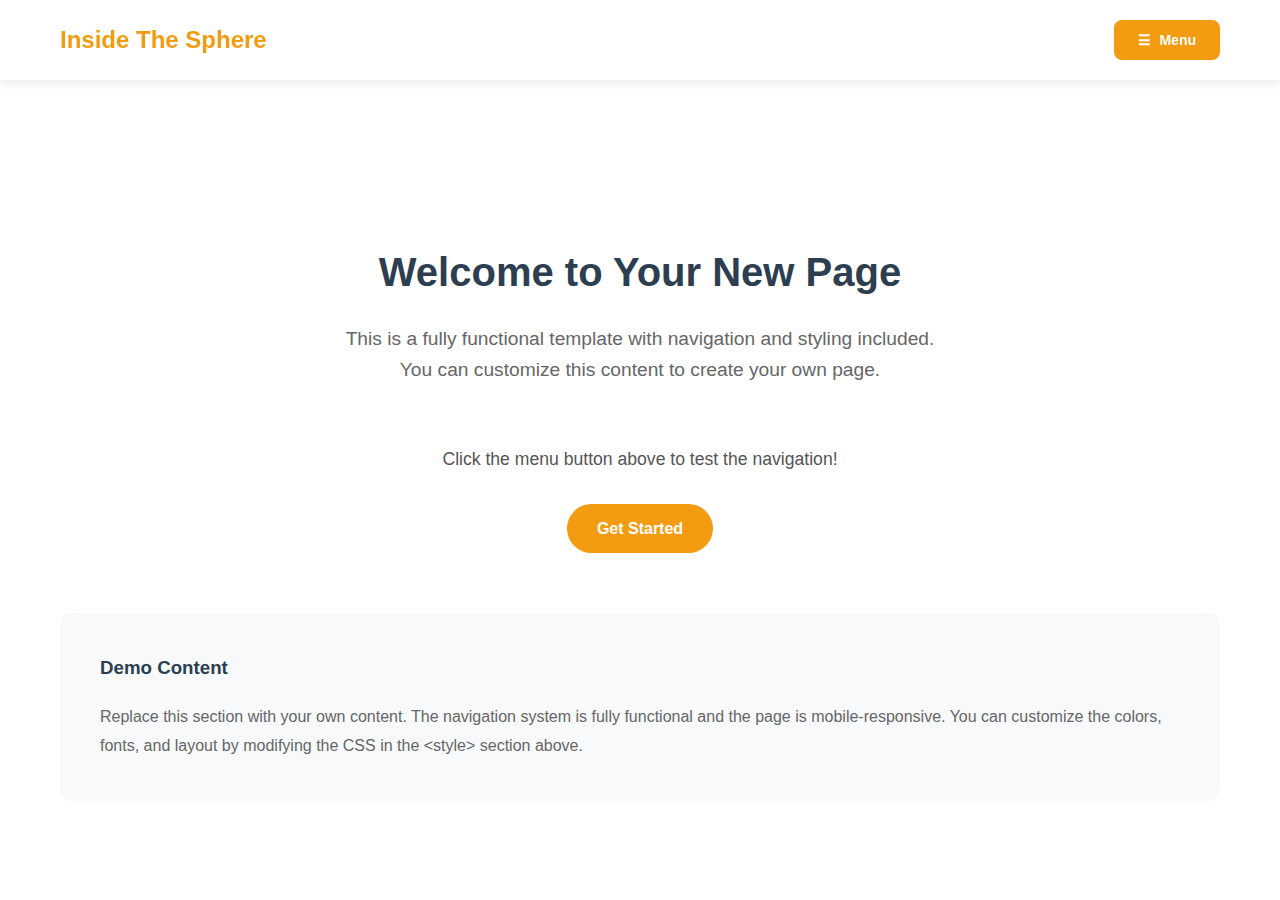
<file: process-hub/index.html>
<!DOCTYPE html>
<html lang="en">
<head>
    <meta charset="UTF-8">
    <meta name="viewport" content="width=device-width, initial-scale=1.0">
    <title>New Page - Inside The Sphere</title>
    
    <style>
        /* Navigation Styles - Inside The Sphere */
        .sphere-nav {
            position: fixed !important;
            top: 0 !important;
            left: 0 !important;
            width: 100% !important;
            background: white !important;
            z-index: 9999 !important;
            box-shadow: 0 2px 10px rgba(0,0,0,0.1) !important;
            margin: 0 !important;
            padding: 0 !important;
        }

        .sphere-nav-container {
            max-width: 1200px !important;
            margin: 0 auto !important;
            padding: 20px !important;
            display: flex !important;
            align-items: center !important;
            justify-content: space-between !important;
            box-sizing: border-box !important;
        }

        .sphere-logo {
            font-size: 24px !important;
            font-weight: bold !important;
            color: #f39c12 !important;
            text-decoration: none !important;
            margin: 0 !important;
            padding: 0 !important;
            font-family: Arial, sans-serif !important;
        }

        .sphere-logo:hover {
            color: #e67e22 !important;
            text-decoration: none !important;
        }

        .sphere-menu-btn {
            background: #f39c12 !important;
            color: white !important;
            border: none !important;
            padding: 12px 24px !important;
            border-radius: 8px !important;
            font-weight: 600 !important;
            cursor: pointer !important;
            transition: all 0.3s ease !important;
            display: flex !important;
            align-items: center !important;
            gap: 8px !important;
            font-family: Arial, sans-serif !important;
            font-size: 14px !important;
            margin: 0 !important;
        }

        .sphere-menu-btn:hover {
            background: #e67e22 !important;
        }

        .sphere-menu-btn.active {
            background: #e67e22 !important;
        }

        /* Popout Menu */
        .sphere-popout-menu {
            position: fixed !important;
            top: 0 !important;
            left: -300px !important;
            width: 280px !important;
            height: 100vh !important;
            background: #2c3e50 !important;
            z-index: 10000 !important;
            transition: left 0.3s ease !important;
            overflow-y: auto !important;
            margin: 0 !important;
            padding: 0 !important;
            box-sizing: border-box !important;
        }

        .sphere-popout-menu.active {
            left: 0 !important;
        }

        .sphere-menu-header {
            padding: 25px 20px !important;
            border-bottom: 1px solid #34495e !important;
            margin: 0 !important;
        }

        .sphere-menu-title {
            color: white !important;
            font-size: 18px !important;
            font-weight: 600 !important;
            margin-bottom: 5px !important;
            font-family: Arial, sans-serif !important;
            margin-top: 0 !important;
        }

        .sphere-menu-subtitle {
            color: #bdc3c7 !important;
            font-size: 14px !important;
            margin: 0 !important;
            font-family: Arial, sans-serif !important;
        }

        .sphere-menu-items {
            padding: 20px 0 !important;
            margin: 0 !important;
        }

        .sphere-menu-item {
            display: flex !important;
            align-items: center !important;
            padding: 15px 20px !important;
            color: #ecf0f1 !important;
            text-decoration: none !important;
            transition: all 0.3s ease !important;
            border-left: 3px solid transparent !important;
            margin: 0 !important;
            font-family: Arial, sans-serif !important;
        }

        .sphere-menu-item:hover {
            background: #34495e !important;
            border-left-color: #f39c12 !important;
            text-decoration: none !important;
            color: #ecf0f1 !important;
        }

        .sphere-menu-icon {
            width: 24px !important;
            height: 24px !important;
            margin-right: 15px !important;
            border-radius: 6px !important;
            display: flex !important;
            align-items: center !important;
            justify-content: center !important;
            font-size: 14px !important;
            color: white !important;
            flex-shrink: 0 !important;
        }

        .sphere-menu-text {
            font-weight: 500 !important;
            font-size: 15px !important;
            font-family: Arial, sans-serif !important;
        }

        /* Icon Colors */
        .sphere-icon-home { background: #3498db !important; }
        .sphere-icon-tools { background: #f39c12 !important; }
        .sphere-icon-newsletter { background: #e74c3c !important; }
        .sphere-icon-realestate { background: #27ae60 !important; }

        /* Overlay */
        .sphere-overlay {
            position: fixed !important;
            top: 0 !important;
            left: 0 !important;
            width: 100% !important;
            height: 100% !important;
            background: rgba(0,0,0,0.5) !important;
            z-index: 9998 !important;
            opacity: 0 !important;
            visibility: hidden !important;
            transition: all 0.3s ease !important;
        }

        .sphere-overlay.active {
            opacity: 1 !important;
            visibility: visible !important;
        }

        /* Main Page Styles */
        * {
            margin: 0;
            padding: 0;
            box-sizing: border-box;
        }

        body {
            font-family: 'Arial', sans-serif;
            line-height: 1.6;
            color: #333;
            padding-top: 80px;
        }

        html {
            scroll-behavior: smooth;
        }

        .container {
            max-width: 1200px;
            margin: 0 auto;
            padding: 0 20px;
        }

        .section {
            padding: 80px 0;
        }

        .section-header {
            text-align: center;
            margin-bottom: 60px;
        }

        .section-header h2 {
            font-size: 2.5rem;
            margin-bottom: 20px;
            color: #2c3e50;
        }

        .btn {
            display: inline-block;
            padding: 12px 30px;
            background: #f39c12;
            color: white;
            text-decoration: none;
            border-radius: 25px;
            font-weight: 600;
            transition: all 0.3s ease;
            border: none;
            cursor: pointer;
        }

        .btn:hover {
            background: #e67e22;
            transform: translateY(-2px);
            box-shadow: 0 10px 20px rgba(243, 156, 18, 0.3);
        }

        /* Real Estate Hub Styles */
        .real-estate-hub {
            display: none;
            position: fixed;
            top: 80px;
            left: 0;
            width: 100%;
            height: calc(100vh - 80px);
            background: #f8f9fa;
            z-index: 1000;
            overflow-y: auto;
        }

        .real-estate-hub.active {
            display: block;
        }

        .hub-header {
            background: linear-gradient(135deg, #27ae60, #2ecc71);
            color: white;
            padding: 40px 20px;
            text-align: center;
        }

        .hub-header h1 {
            font-size: 2.5rem;
            margin-bottom: 10px;
        }

        .hub-header p {
            font-size: 1.2rem;
            opacity: 0.9;
        }

        .hub-navigation {
            background: white;
            padding: 20px;
            border-bottom: 1px solid #eee;
            display: flex;
            justify-content: center;
            gap: 20px;
            flex-wrap: wrap;
        }

        .hub-nav-btn {
            padding: 12px 24px;
            background: #f39c12;
            color: white;
            border: none;
            border-radius: 8px;
            cursor: pointer;
            font-weight: 600;
            transition: all 0.3s ease;
        }

        .hub-nav-btn:hover {
            background: #e67e22;
            transform: translateY(-2px);
        }

        .hub-nav-btn.active {
            background: #27ae60;
        }

        .journey-selector {
            padding: 60px 20px;
            text-align: center;
        }

        .journey-cards {
            display: flex;
            gap: 30px;
            justify-content: center;
            max-width: 800px;
            margin: 40px auto 0;
            flex-wrap: wrap;
        }

        .journey-card {
            flex: 1;
            min-width: 300px;
            background: white;
            border-radius: 15px;
            padding: 40px 30px;
            box-shadow: 0 10px 30px rgba(0,0,0,0.1);
            cursor: pointer;
            transition: all 0.3s ease;
            border: 3px solid transparent;
        }

        .journey-card:hover {
            transform: translateY(-10px);
            box-shadow: 0 20px 40px rgba(0,0,0,0.15);
        }

        .journey-card.seller {
            border-color: #e74c3c;
        }

        .journey-card.buyer {
            border-color: #3498db;
        }

        .journey-card h3 {
            font-size: 1.8rem;
            margin-bottom: 15px;
            color: #2c3e50;
        }

        .journey-card .icon {
            font-size: 3rem;
            margin-bottom: 20px;
        }

        .process-container {
            display: none;
            padding: 20px;
            max-width: 1200px;
            margin: 0 auto;
        }

        .process-container.active {
            display: block;
        }

        .progress-bar {
            background: #ecf0f1;
            height: 8px;
            border-radius: 4px;
            margin: 20px 0;
            overflow: hidden;
        }

        .progress-fill {
            height: 100%;
            background: linear-gradient(90deg, #27ae60, #2ecc71);
            border-radius: 4px;
            transition: width 0.3s ease;
        }

        .phase-tabs {
            display: flex;
            gap: 10px;
            margin: 20px 0;
            flex-wrap: wrap;
        }

        .phase-tab {
            padding: 10px 20px;
            background: #ecf0f1;
            border: none;
            border-radius: 25px;
            cursor: pointer;
            transition: all 0.3s ease;
            font-weight: 500;
        }

        .phase-tab.active {
            background: #27ae60;
            color: white;
        }

        .phase-tab:hover:not(.active) {
            background: #bdc3c7;
        }

        .phase-content {
            display: none;
            background: white;
            border-radius: 12px;
            padding: 30px;
            margin: 20px 0;
            box-shadow: 0 5px 15px rgba(0,0,0,0.08);
        }

        .phase-content.active {
            display: block;
        }

        .phase-header {
            border-bottom: 2px solid #ecf0f1;
            padding-bottom: 20px;
            margin-bottom: 25px;
        }

        .phase-header h3 {
            color: #27ae60;
            font-size: 1.8rem;
            margin-bottom: 10px;
        }

        .task-item {
            display: flex;
            align-items: flex-start;
            gap: 15px;
            padding: 15px;
            margin: 10px 0;
            background: #f8f9fa;
            border-radius: 8px;
            border-left: 4px solid #27ae60;
            transition: all 0.3s ease;
        }

        .task-item:hover {
            background: #e8f5e8;
        }

        .task-checkbox {
            width: 20px;
            height: 20px;
            margin-top: 2px;
            cursor: pointer;
        }

        .task-content {
            flex: 1;
        }

        .task-title {
            font-weight: 600;
            color: #2c3e50;
            margin-bottom: 5px;
        }

        .task-notes {
            font-size: 0.9rem;
            color: #666;
            line-height: 1.5;
        }

        .task-completed {
            opacity: 0.7;
            text-decoration: line-through;
        }

        @media (max-width: 768px) {
            .journey-cards {
                flex-direction: column;
                align-items: center;
            }

            .phase-tabs {
                justify-content: center;
            }

            .hub-navigation {
                flex-direction: column;
                align-items: center;
            }
        }
        @media (max-width: 768px) {
            .sphere-nav-container {
                padding: 15px 20px !important;
            }

            .sphere-logo {
                font-size: 20px !important;
            }

            .sphere-menu-btn {
                padding: 10px 20px !important;
                font-size: 14px !important;
            }

            .sphere-popout-menu {
                width: 100% !important;
                left: -100% !important;
            }

            body {
                padding-top: 70px;
            }

            .section {
                padding: 60px 0;
            }
        }
    </style>
</head>
<body>
    <!-- Navigation Menu -->
    <nav class="sphere-nav">
        <div class="sphere-nav-container">
            <a href="/" class="sphere-logo">Inside The Sphere</a>
            <button class="sphere-menu-btn" onclick="toggleSphereMenu()">
                <span>☰</span>
                <span>Menu</span>
            </button>
        </div>
    </nav>

    <!-- Navigation Overlay -->
    <div class="sphere-overlay" id="sphereOverlay" onclick="closeSphereMenu()"></div>

    <!-- Navigation Popout Menu -->
    <div class="sphere-popout-menu" id="spherePopoutMenu">
        <div class="sphere-menu-header">
            <div class="sphere-menu-title">Navigation</div>
            <div class="sphere-menu-subtitle">Inside The Sphere</div>
        </div>

        <div class="sphere-menu-items">
            <a href="/" class="sphere-menu-item">
                <div class="sphere-menu-icon sphere-icon-home">🏠</div>
                <div class="sphere-menu-text">Home</div>
            </a>

            <a href="/smarttools/" class="sphere-menu-item">
                <div class="sphere-menu-icon sphere-icon-tools">🛠️</div>
                <div class="sphere-menu-text">Smart Tools</div>
            </a>

            <a href="/newsletter/" class="sphere-menu-item">
                <div class="sphere-menu-icon sphere-icon-newsletter">📧</div>
                <div class="sphere-menu-text">Newsletter Builder</div>
            </a>

            <a href="#real-estate-guides" onclick="showRealEstateHub()" class="sphere-menu-item">
                <div class="sphere-menu-icon sphere-icon-realestate">🏡</div>
                <div class="sphere-menu-text">Real Estate Guides</div>
            </a>

            <!-- Add more menu items here -->
        </div>
    </div>

    <!-- Page Content -->
    <main style="padding-top: 80px; min-height: calc(100vh - 80px);">
        <div class="container">
            <div class="section">
                <div class="section-header">
                    <h2>Welcome to Your New Page</h2>
                    <p style="font-size: 1.2rem; color: #666; max-width: 600px; margin: 0 auto;">
                        This is a fully functional template with navigation and styling included.
                        You can customize this content to create your own page.
                    </p>
                </div>
                
                <div style="text-align: center; margin: 40px 0;">
                    <p style="font-size: 1.1rem; margin-bottom: 30px; color: #555;">
                        Click the menu button above to test the navigation!
                    </p>
                    <a href="#demo" class="btn">Get Started</a>
                </div>

                <div id="demo" style="margin-top: 60px; padding: 40px; background: #f8f9fa; border-radius: 12px;">
                    <h3 style="color: #2c3e50; margin-bottom: 20px;">Demo Content</h3>
                    <p style="color: #666; line-height: 1.8;">
                        Replace this section with your own content. The navigation system is fully functional
                        and the page is mobile-responsive. You can customize the colors, fonts, and layout
                        by modifying the CSS in the &lt;style&gt; section above.
                    </p>
                </div>
            </div>
        </div>
    </main>

    <!-- Real Estate Process Hub -->
    <div id="realEstateHub" class="real-estate-hub">
        <div class="hub-header">
            <h1>🏡 Real Estate Process Hub</h1>
            <p>Your complete step-by-step guide to buying and selling real estate</p>
        </div>

        <div class="hub-navigation">
            <button class="hub-nav-btn active" onclick="showJourneySelector()">Choose Journey</button>
            <button class="hub-nav-btn" onclick="showSellerProcess()">Seller Guide</button>
            <button class="hub-nav-btn" onclick="showBuyerProcess()">Buyer Guide</button>
            <button class="hub-nav-btn" onclick="closeRealEstateHub()">← Back to Main</button>
        </div>

        <!-- Journey Selector -->
        <div id="journeySelector" class="journey-selector">
            <h2>Choose Your Real Estate Journey</h2>
            <p style="font-size: 1.1rem; color: #666; margin-bottom: 40px;">
                Select the path that best describes your current situation
            </p>
            
            <div class="journey-cards">
                <div class="journey-card seller" onclick="showSellerProcess()">
                    <div class="icon">🏠</div>
                    <h3>I'm Selling</h3>
                    <p>Complete guide to selling your property, from listing preparation to closing</p>
                    <div style="margin-top: 20px; font-weight: 600; color: #e74c3c;">
                        55 Expert Tasks →
                    </div>
                </div>
                
                <div class="journey-card buyer" onclick="showBuyerProcess()">
                    <div class="icon">🔑</div>
                    <h3>I'm Buying</h3>
                    <p>Step-by-step process from finding your dream home to getting the keys</p>
                    <div style="margin-top: 20px; font-weight: 600; color: #3498db;">
                        29 Essential Steps →
                    </div>
                </div>
            </div>
        </div>

        <!-- Seller Process -->
        <div id="sellerProcess" class="process-container">
            <div style="text-align: center; margin-bottom: 30px;">
                <h2>🏠 Seller Process Guide</h2>
                <p>Follow these 55 expert tasks to successfully sell your property</p>
                <div class="progress-bar">
                    <div id="sellerProgress" class="progress-fill" style="width: 0%"></div>
                </div>
                <div id="sellerProgressText">0 of 55 tasks completed (0%)</div>
            </div>

            <div class="phase-tabs" id="sellerPhaseTabs">
                <button class="phase-tab active" onclick="showSellerPhase('initial')">Initial Setup</button>
                <button class="phase-tab" onclick="showSellerPhase('listing')">Listing Prep</button>
                <button class="phase-tab" onclick="showSellerPhase('active')">Active Marketing</button>
                <button class="phase-tab" onclick="showSellerPhase('offer')">Offer & Closing</button>
            </div>

            <!-- Seller Phase Content -->
            <div id="sellerPhaseInitial" class="phase-content active">
                <div class="phase-header">
                    <h3>📋 Initial Setup & Lead Management</h3>
                    <p>Essential first steps when working with potential sellers</p>
                </div>
                <div id="sellerInitialTasks"></div>
            </div>

            <div id="sellerPhaseListing" class="phase-content">
                <div class="phase-header">
                    <h3>📝 Listing Preparation & Documentation</h3>
                    <p>Prepare all materials and documentation for your listing</p>
                </div>
                <div id="sellerListingTasks"></div>
            </div>

            <div id="sellerPhaseActive" class="phase-content">
                <div class="phase-header">
                    <h3>📢 Active Marketing & Management</h3>
                    <p>Marketing activities and ongoing listing management</p>
                </div>
                <div id="sellerActiveTasks"></div>
            </div>

            <div id="sellerPhaseOffer" class="phase-content">
                <div class="phase-header">
                    <h3>✅ Offers, Negotiations & Closing</h3>
                    <p>From accepted offer through successful closing</p>
                </div>
                <div id="sellerOfferTasks"></div>
            </div>
        </div>

        <!-- Buyer Process -->
        <div id="buyerProcess" class="process-container">
            <div style="text-align: center; margin-bottom: 30px;">
                <h2>🔑 Buyer Process Guide</h2>
                <p>Navigate these 29 essential steps to purchase your new home</p>
                <div class="progress-bar">
                    <div id="buyerProgress" class="progress-fill" style="width: 0%"></div>
                </div>
                <div id="buyerProgressText">0 of 29 tasks completed (0%)</div>
            </div>

            <div class="phase-tabs" id="buyerPhaseTabs">
                <button class="phase-tab active" onclick="showBuyerPhase('setup')">Initial Setup</button>
                <button class="phase-tab" onclick="showBuyerPhase('search')">Search & Show</button>
                <button class="phase-tab" onclick="showBuyerPhase('offer')">Offer & Closing</button>
            </div>

            <!-- Buyer Phase Content -->
            <div id="buyerPhaseSetup" class="phase-content active">
                <div class="phase-header">
                    <h3>🏁 Initial Setup & Preparation</h3>
                    <p>Getting started with the buying process</p>
                </div>
                <div id="buyerSetupTasks"></div>
            </div>

            <div id="buyerPhaseSearch" class="phase-content">
                <div class="phase-header">
                    <h3>🔍 Property Search & Showings</h3>
                    <p>Finding and viewing potential properties</p>
                </div>
                <div id="buyerSearchTasks"></div>
            </div>

            <div id="buyerPhaseOffer" class="phase-content">
                <div class="phase-header">
                    <h3>📝 Offers, Negotiations & Closing</h3>
                    <p>From writing offers through getting your keys</p>
                </div>
                <div id="buyerOfferTasks"></div>
            </div>
        </div>
    </div>

    <!-- Main Content -->

    <!-- JavaScript -->
    <script>
        // Navigation functionality
        function toggleSphereMenu() {
            console.log('Toggle menu function called');
            const menu = document.getElementById('spherePopoutMenu');
            const overlay = document.getElementById('sphereOverlay');
            const menuBtn = document.querySelector('.sphere-menu-btn');
            
            if (menu && overlay && menuBtn) {
                const isActive = menu.classList.contains('active');
                
                if (isActive) {
                    menu.classList.remove('active');
                    overlay.classList.remove('active');
                    menuBtn.classList.remove('active');
                    console.log('Menu closed');
                } else {
                    menu.classList.add('active');
                    overlay.classList.add('active');
                    menuBtn.classList.add('active');
                    console.log('Menu opened');
                }
            } else {
                console.error('One or more navigation elements not found');
            }
        }

        function closeSphereMenu() {
            console.log('Close menu function called');
            const menu = document.getElementById('spherePopoutMenu');
            const overlay = document.getElementById('sphereOverlay');
            const menuBtn = document.querySelector('.sphere-menu-btn');
            
            if (menu && overlay && menuBtn) {
                menu.classList.remove('active');
                overlay.classList.remove('active');
                menuBtn.classList.remove('active');
                console.log('Menu closed');
            }
        }

        // Initialize navigation when page loads
        function initializeNavigation() {
            console.log('Initializing navigation...');
            
            // Add event listeners
            const overlay = document.getElementById('sphereOverlay');
            if (overlay) {
                overlay.addEventListener('click', closeSphereMenu);
                console.log('Overlay click listener added');
            }

            // Close menu with Escape key
            document.addEventListener('keydown', function(event) {
                if (event.key === 'Escape') {
                    console.log('Escape key pressed');
                    closeSphereMenu();
                }
            });

            // Close menu when clicking on menu items
            const menuItems = document.querySelectorAll('.sphere-menu-item');
            menuItems.forEach(item => {
                item.addEventListener('click', function() {
                    console.log('Menu item clicked');
                    closeSphereMenu();
                });
            });

            console.log('Navigation initialization complete');
        }

        // Wait for DOM to be ready
        if (document.readyState === 'loading') {
            document.addEventListener('DOMContentLoaded', initializeNavigation);
        } else {
            initializeNavigation();
        }

        console.log('Navigation JS loaded successfully');

        // Real Estate Process Data
        const realEstateData = {
            seller: {
                tasks: [
                    // Initial Setup Phase
                    { phase: 'initial', task: 'Get a File folder Write address and sellers name on the folder', notes: 'Put paper documents related to the client in the file' },
                    { phase: 'initial', task: 'Create a file on your computer with the address and sellers name', notes: 'Put digital documents related to the client in the file ( Use google Drive)' },
                    { phase: 'initial', task: 'Add Prospective seller into CRM (RLP sphere)', notes: 'Link to RLP network ( Access to RLP sphere)' },
                    { phase: 'initial', task: 'Review ID and Fintrac Sellers', notes: 'Use the Realty Trusted App or website' },
                    
                    // Listing Preparation Phase  
                    { phase: 'listing', task: 'Print a Listing checklist', notes: 'Listing Checklist' },
                    { phase: 'listing', task: 'Book initial meeting with potential seller for Listing Presentation', notes: '' },
                    { phase: 'listing', task: 'Add Listing presentation to calendar', notes: '' },
                    { phase: 'listing', task: 'Write a thank you card to Referral if applicable', notes: 'Mail or Hand deliver card. ( add a small thank you gift if you chose)' },
                    { phase: 'listing', task: 'Send sellers a reminder email ( Listing presentation, I look forward to seeing your home)', notes: '' },
                    { phase: 'listing', task: 'Pull Title / Parking, Storage titles ( If a condo) CAD sheets', notes: 'Use Spin2 to buy Titles and other documents' },
                    { phase: 'listing', task: 'Read Title and put in File', notes: 'Make sure there are not any Red flag. Confirm that the sellers ID matches Title' },
                    { phase: 'listing', task: 'Save Spin2 Receipt for taxes', notes: '' },
                    { phase: 'listing', task: 'Prepare listing presentation, CMA', notes: 'Creating CMAs webinar CMA Participant Manual.pdf' },
                    { phase: 'listing', task: 'Go to Listing presentation', notes: '' },
                    { phase: 'listing', task: 'Complete Listing presentation & Take photo of outside of the house', notes: 'Outside Photo will be used for Marketing Materials' },
                    { phase: 'listing', task: 'Complete listing documents and review with seller', notes: 'Instructions for Exclusive Seller agreement' },
                    { phase: 'listing', task: 'Sign Listing documents with Seller - In person or Electronically', notes: '' },
                    { phase: 'listing', task: 'Review ALL documents to ensure there is no errors', notes: '' },
                    { phase: 'listing', task: 'Save signed listing documents in Google drive client file', notes: '' },
                    { phase: 'listing', task: 'Upload all documents into Deal Manager', notes: 'Deal Manager link' },
                    { phase: 'listing', task: 'Get door keys from seller', notes: '' },
                    { phase: 'listing', task: 'Install Lockbox on property, Put keys in lockbox', notes: 'take a picture of the serial number and put the picture in the Client file.' },
                    { phase: 'listing', task: 'Request For Sale sign to be installed', notes: 'Riteway Signs link' },
                    { phase: 'listing', task: 'Book Photos and Measurements', notes: 'Add link to Preferred suppliers' },
                    { phase: 'listing', task: 'Attend Photos and measurement appointment', notes: '' },
                    { phase: 'listing', task: 'Add Photos and Measurement Receipt to taxes receipt file', notes: '' },
                    
                    // Active Marketing Phase
                    { phase: 'active', task: 'Marketing / Social media post - Coming soon with outside picture', notes: 'Listings must be live within 48 hours of a coming soon post' },
                    { phase: 'active', task: 'Add to the file the date that listing will come live', notes: '' },
                    { phase: 'active', task: 'Prepare Pillar9 listing input', notes: 'Pillar9 Input form' },
                    { phase: 'active', task: 'Work on Write up for Public remarks', notes: 'Save in Client file on google drive, If you need help with writing public remarks use ChatGPT for ideas' },
                    { phase: 'active', task: 'Review photos. See if any of the photos need to be edited.', notes: 'Box Brownie, Clipdrop' },
                    { phase: 'active', task: 'Create Listing materials.', notes: 'Pay Hannah to make Feature sheets, ect, Canva, RLP sphere Core listing machine' },
                    { phase: 'active', task: 'Complete Pillar9 Listing input. Include photos, measurements, supplements', notes: '' },
                    { phase: 'active', task: 'Prepare Social media posts', notes: '' },
                    { phase: 'active', task: 'Confirm showing instructions with the sellers', notes: 'If there are tenants get contact info for them.' },
                    { phase: 'active', task: 'Deliver any marketing materials that need to be at the property', notes: '' },
                    { phase: 'active', task: 'Have the seller to provide a copy of their RPR', notes: 'Help them order a new RPR if needed. Preferred Suppliers 2024' },
                    { phase: 'active', task: 'Activate listing on pillar9 to Active', notes: '' },
                    { phase: 'active', task: 'Setup Showingtime with listing details', notes: 'Restrictions, Feedback, ect' },
                    { phase: 'active', task: 'Setup Lockbox on Sentrilock.', notes: 'Assign lockbox to listing' },
                    { phase: 'active', task: 'Add Review listing activity report to calendar 1-2 weeks after listing date', notes: '' },
                    { phase: 'active', task: 'Email the seller " We are live" email with a link to their listing', notes: '' },
                    { phase: 'active', task: 'Schedule an Open house if applicable', notes: '' },
                    { phase: 'active', task: 'Schedule an Event if applicable', notes: '' },
                    { phase: 'active', task: 'Just listed Social media post', notes: 'Tag sellers in posts if applicable' },
                    { phase: 'active', task: 'Review Activity and Feedback with Sellers 1-2 weeks after listing date', notes: '' },
                    
                    // Offer & Closing Phase
                    { phase: 'offer', task: 'Save accepted offer in Seller file in Google drive', notes: '' },
                    { phase: 'offer', task: 'Upload purchase contract in Deal manager.', notes: 'Deal Manager Link' },
                    { phase: 'offer', task: 'Send Buyers agent all requested documents & deposit instructions', notes: 'Copy of Trust Deposit Form - Aug 2023.pdf' },
                    { phase: 'offer', task: 'Send Sellers an email with a copy of the accepted offer and conditions dates.', notes: '' },
                    { phase: 'offer', task: 'Send Sellers an update when the deposit has been received', notes: '' },
                    { phase: 'offer', task: 'If a Condo order any missing condo documents', notes: '' },
                    { phase: 'offer', task: 'Change status to Pending in Pillar9.', notes: '' },
                    { phase: 'offer', task: 'Remove listing from Showingtime', notes: '' },
                    { phase: 'offer', task: 'Post on Social media Sold', notes: '' },
                    { phase: 'offer', task: 'Install Sold sign on For Sale sign', notes: '' },
                    { phase: 'offer', task: 'Update RLP sphere', notes: 'Status to Sold, Sold price, Sold date' },
                    { phase: 'offer', task: 'Send seller Thank you card', notes: '' },
                    { phase: 'offer', task: 'Set a reminder to remove the lockbox.', notes: '' },
                    { phase: 'offer', task: 'Request new mailing address from sellers', notes: 'Send sellers a moving card' },
                    { phase: 'offer', task: 'Make sure you have ordered the for sale sign down', notes: '' }
                ]
            },
            buyer: {
                tasks: [
                    // Initial Setup Phase
                    { phase: 'setup', task: 'Get a File folder Write Buyers name on it', notes: 'Put paper documents related to the client in the file' },
                    { phase: 'setup', task: 'Create a file on your computer with Buyers name', notes: 'Put digital documents related to the client in the file ( Use google Drive)' },
                    { phase: 'setup', task: 'Buyers Checklist for required documents', notes: 'Purchase Checklist' },
                    { phase: 'setup', task: 'Send a thank you to referral if applicable', notes: 'Card, Text, Phone call' },
                    { phase: 'setup', task: 'Book a buyers appointment', notes: 'Meet with buyers and go over buyers guide' },
                    { phase: 'setup', task: 'Prepare Presentation for buyers appointment', notes: 'The process, Needs / Wants' },
                    { phase: 'setup', task: 'Add buyer into RLPsphere', notes: '' },
                    { phase: 'setup', task: 'Get MLS search setup in Pillar9', notes: '' },
                    { phase: 'setup', task: 'Complete Buyers appointment', notes: 'If you aren\'t having a buyers appointment. Bring buyers the buyers guide' },
                    { phase: 'setup', task: 'ID the buyers and complete Fintrac', notes: 'Make sure you have completed Fintrac for all Buyers. Use Fintracker app' },
                    { phase: 'setup', task: 'Prepare Buyer\'s Representation agreement / Have buyers sign', notes: 'Remember Buyers representation agreements must be signed and dated before a purchase contract' },
                    { phase: 'setup', task: 'Welcome email', notes: 'Steps and tips for showings' },
                    { phase: 'setup', task: 'Recommend a Mortgage Broker if needed', notes: '' },
                    { phase: 'setup', task: 'Add Mortgage Broker info into the file.', notes: '' },
                    { phase: 'setup', task: 'Check in with buyers to see if an modifications need to be made to the search', notes: '' },
                    
                    // Search & Showings Phase
                    { phase: 'search', task: 'Book and confirm listing appointments', notes: 'book showings on Showtime' },
                    { phase: 'search', task: 'Review listing details', notes: 'Review pillar9 MLS sheet. Know all the details about the property' },
                    { phase: 'search', task: 'Bring a copy of the MLS sheet to the showing', notes: '' },
                    { phase: 'search', task: 'Meet buyers at the property', notes: '' },
                    { phase: 'search', task: 'Use SentriKey app to open lockbox', notes: '' },
                    { phase: 'search', task: 'Show property to buyers', notes: '' },
                    
                    // Offer & Closing Phase
                    { phase: 'offer', task: 'Review MLS sheet', notes: '' },
                    { phase: 'offer', task: 'Pull Property title', notes: '' },
                    { phase: 'offer', task: 'Confirm with buyer the details of the offer.', notes: 'Possession day, Purchase price, Deposit, Conditions, Terms' },
                    { phase: 'offer', task: 'Review and sign consumer guide with Buyers', notes: '' },
                    { phase: 'offer', task: 'Fill out Purchase contract.', notes: 'Included step by step purchase contract instructions' },
                    { phase: 'offer', task: 'Negotiate with the selling agent', notes: '' },
                    { phase: 'offer', task: 'Buyers and Sellers have agreed on contract', notes: '' },
                    { phase: 'offer', task: 'Send the buyers a complete purchase contract , MLS sheet', notes: '' },
                    { phase: 'offer', task: 'Make sure documents have been sent to the mortgage broker', notes: 'Purchase contract, MLS sheet,' },
                    { phase: 'offer', task: 'Pick up Deposit from Buyer and deliver to Sellers brokerage', notes: 'Ask sellers agent for Deposit info for Wire transfers, and location drop offs' },
                    { phase: 'offer', task: 'Add Condition dates to calendar', notes: '' },
                    { phase: 'offer', task: 'Book Home inspection and add to calendar', notes: 'Preferred Suppliers 2024' },
                    { phase: 'offer', task: 'Book Condo document review ( if a condo)', notes: '' },
                    { phase: 'offer', task: 'Turn off MLS search for Buyers in Pillar 9', notes: '' },
                    { phase: 'offer', task: 'Upload all documents into Deal manager', notes: 'Make sure you are entering the info under the "Deals" tab' },
                    { phase: 'offer', task: 'Collect the Buyers lawyer info / Recommend a lawyer', notes: '' },
                    { phase: 'offer', task: 'Have Buyers sign a Waiver Notice Removing conditions', notes: '' },
                    { phase: 'offer', task: 'Send a copy of the waiver to the selling agent', notes: 'The waiver must be delivered before the condition period expires' },
                    { phase: 'offer', task: 'Upload copy of signed waiver into Deal manager', notes: '' },
                    { phase: 'offer', task: 'Add possession day to the calendar', notes: '' },
                    { phase: 'offer', task: 'Send buyers a congratulations email. with a list of things they need to do', notes: '' },
                    { phase: 'offer', task: 'Create social media post', notes: '' },
                    { phase: 'offer', task: 'Update RLPsphere', notes: 'New address, Possession day anniversary date, any notes' },
                    { phase: 'offer', task: 'Provide lawyer info to the sellers agent', notes: '' },
                    { phase: 'offer', task: 'Make sure buyers have appointment booked with lawyer', notes: '' },
                    { phase: 'offer', task: 'Buy a possession day gift', notes: '' },
                    { phase: 'offer', task: 'Confirm what time on possession day you\'ll meet the buyers at the property', notes: '' },
                    { phase: 'offer', task: 'Send the sellers agent a thank you note', notes: 'Mail the selling agent a thank you card.' },
                    { phase: 'offer', task: 'Check in with buyers a few days after possession. See if they need anything.', notes: '' }
                ]
            }
        };

        // Real Estate Hub Functions
        function showRealEstateHub() {
            document.getElementById('realEstateHub').classList.add('active');
            closeSphereMenu();
            initializeProcessData();
        }

        function closeRealEstateHub() {
            document.getElementById('realEstateHub').classList.remove('active');
        }

        function showJourneySelector() {
            // Hide process containers
            document.getElementById('sellerProcess').classList.remove('active');
            document.getElementById('buyerProcess').classList.remove('active');
            document.getElementById('journeySelector').style.display = 'block';
            
            // Update nav buttons
            updateNavButtons('journey');
        }

        function showSellerProcess() {
            document.getElementById('journeySelector').style.display = 'none';
            document.getElementById('sellerProcess').classList.add('active');
            document.getElementById('buyerProcess').classList.remove('active');
            
            updateNavButtons('seller');
            loadSellerTasks();
        }

        function showBuyerProcess() {
            document.getElementById('journeySelector').style.display = 'none';
            document.getElementById('buyerProcess').classList.add('active');
            document.getElementById('sellerProcess').classList.remove('active');
            
            updateNavButtons('buyer');
            loadBuyerTasks();
        }

        function updateNavButtons(active) {
            const buttons = document.querySelectorAll('.hub-nav-btn');
            buttons.forEach(btn => btn.classList.remove('active'));
            
            if (active === 'journey') buttons[0].classList.add('active');
            else if (active === 'seller') buttons[1].classList.add('active');
            else if (active === 'buyer') buttons[2].classList.add('active');
        }

        function initializeProcessData() {
            // Initialize task completion states from localStorage if available
            const savedSellerProgress = JSON.parse(localStorage.getItem('sellerProgress') || '{}');
            const savedBuyerProgress = JSON.parse(localStorage.getItem('buyerProgress') || '{}');
            
            // Apply saved progress to tasks
            realEstateData.seller.tasks.forEach((task, index) => {
                task.completed = savedSellerProgress[index] || false;
            });
            
            realEstateData.buyer.tasks.forEach((task, index) => {
                task.completed = savedBuyerProgress[index] || false;
            });
        }

        function loadSellerTasks() {
            const phases = {
                initial: realEstateData.seller.tasks.filter(t => t.phase === 'initial'),
                listing: realEstateData.seller.tasks.filter(t => t.phase === 'listing'),
                active: realEstateData.seller.tasks.filter(t => t.phase === 'active'),
                offer: realEstateData.seller.tasks.filter(t => t.phase === 'offer')
            };

            Object.entries(phases).forEach(([phase, tasks]) => {
                const container = document.getElementById(`seller${phase.charAt(0).toUpperCase() + phase.slice(1)}Tasks`);
                container.innerHTML = '';
                
                tasks.forEach((task, taskIndex) => {
                    const globalIndex = realEstateData.seller.tasks.indexOf(task);
                    const taskHtml = createTaskHtml(task, globalIndex, 'seller');
                    container.innerHTML += taskHtml;
                });
            });

            updateSellerProgress();
        }

        function loadBuyerTasks() {
            const phases = {
                setup: realEstateData.buyer.tasks.filter(t => t.phase === 'setup'),
                search: realEstateData.buyer.tasks.filter(t => t.phase === 'search'),
                offer: realEstateData.buyer.tasks.filter(t => t.phase === 'offer')
            };

            Object.entries(phases).forEach(([phase, tasks]) => {
                const container = document.getElementById(`buyer${phase.charAt(0).toUpperCase() + phase.slice(1)}Tasks`);
                container.innerHTML = '';
                
                tasks.forEach((task, taskIndex) => {
                    const globalIndex = realEstateData.buyer.tasks.indexOf(task);
                    const taskHtml = createTaskHtml(task, globalIndex, 'buyer');
                    container.innerHTML += taskHtml;
                });
            });

            updateBuyerProgress();
        }

        function createTaskHtml(task, index, type) {
            const checked = task.completed ? 'checked' : '';
            const completedClass = task.completed ? 'task-completed' : '';
            
            return `
                <div class="task-item ${completedClass}">
                    <input type="checkbox" class="task-checkbox" ${checked} 
                           onchange="toggleTask(${index}, '${type}')">
                    <div class="task-content">
                        <div class="task-title">${task.task}</div>
                        ${task.notes ? `<div class="task-notes">💡 ${task.notes}</div>` : ''}
                    </div>
                </div>
            `;
        }

        function toggleTask(index, type) {
            if (type === 'seller') {
                realEstateData.seller.tasks[index].completed = !realEstateData.seller.tasks[index].completed;
                updateSellerProgress();
                saveSellerProgress();
            } else {
                realEstateData.buyer.tasks[index].completed = !realEstateData.buyer.tasks[index].completed;
                updateBuyerProgress();
                saveBuyerProgress();
            }
        }

        function updateSellerProgress() {
            const completed = realEstateData.seller.tasks.filter(t => t.completed).length;
            const total = realEstateData.seller.tasks.length;
            const percentage = Math.round((completed / total) * 100);
            
            document.getElementById('sellerProgress').style.width = percentage + '%';
            document.getElementById('sellerProgressText').textContent = 
                `${completed} of ${total} tasks completed (${percentage}%)`;
        }

        function updateBuyerProgress() {
            const completed = realEstateData.buyer.tasks.filter(t => t.completed).length;
            const total = realEstateData.buyer.tasks.length;
            const percentage = Math.round((completed / total) * 100);
            
            document.getElementById('buyerProgress').style.width = percentage + '%';
            document.getElementById('buyerProgressText').textContent = 
                `${completed} of ${total} tasks completed (${percentage}%)`;
        }

        function saveSellerProgress() {
            const progress = {};
            realEstateData.seller.tasks.forEach((task, index) => {
                if (task.completed) progress[index] = true;
            });
            localStorage.setItem('sellerProgress', JSON.stringify(progress));
        }

        function saveBuyerProgress() {
            const progress = {};
            realEstateData.buyer.tasks.forEach((task, index) => {
                if (task.completed) progress[index] = true;
            });
            localStorage.setItem('buyerProgress', JSON.stringify(progress));
        }

        function showSellerPhase(phase) {
            // Hide all seller phase contents
            document.querySelectorAll('#sellerProcess .phase-content').forEach(content => {
                content.classList.remove('active');
            });
            
            // Show selected phase
            document.getElementById(`sellerPhase${phase.charAt(0).toUpperCase() + phase.slice(1)}`).classList.add('active');
            
            // Update phase tabs
            document.querySelectorAll('#sellerPhaseTabs .phase-tab').forEach(tab => {
                tab.classList.remove('active');
            });
            event.target.classList.add('active');
        }

        function showBuyerPhase(phase) {
            // Hide all buyer phase contents
            document.querySelectorAll('#buyerProcess .phase-content').forEach(content => {
                content.classList.remove('active');
            });
            
            // Show selected phase
            document.getElementById(`buyerPhase${phase.charAt(0).toUpperCase() + phase.slice(1)}`).classList.add('active');
            
            // Update phase tabs
            document.querySelectorAll('#buyerPhaseTabs .phase-tab').forEach(tab => {
                tab.classList.remove('active');
            });
            event.target.classList.add('active');
        }
    </script>
</body>
</html>
</file>
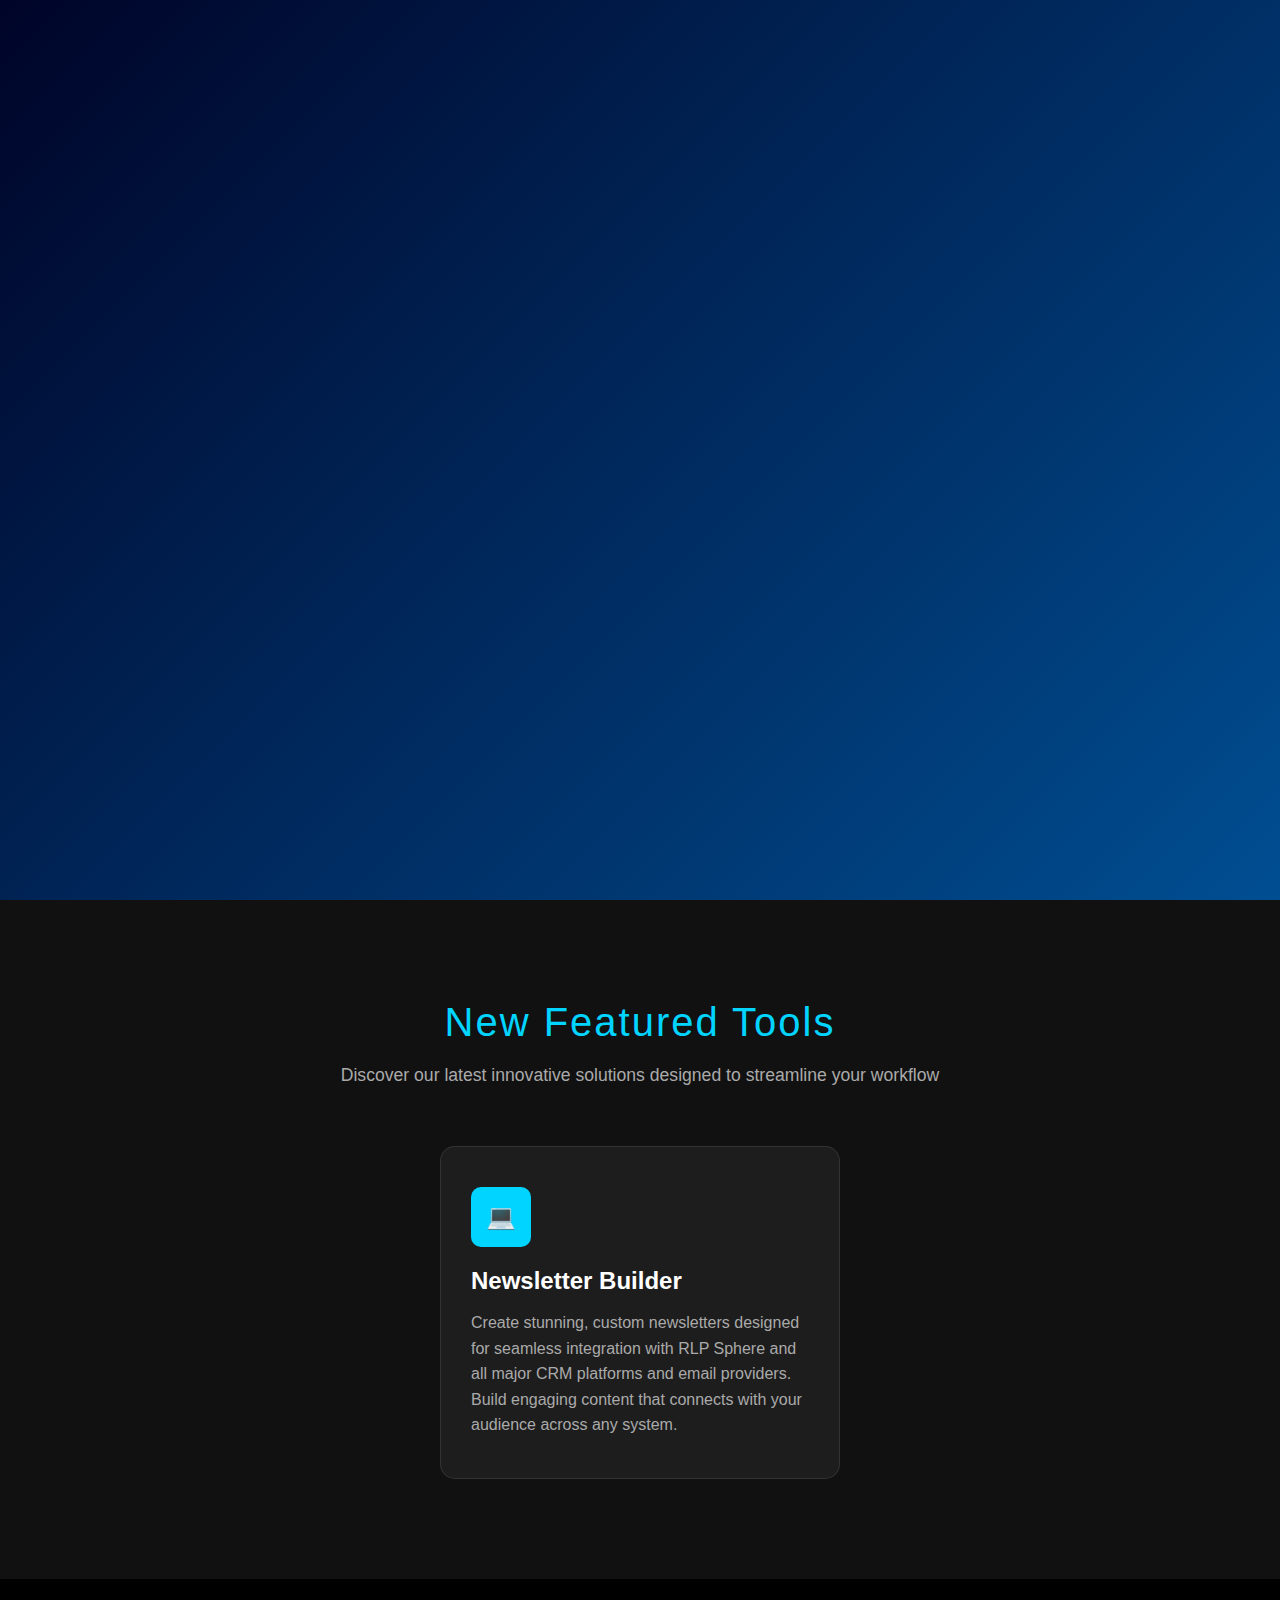
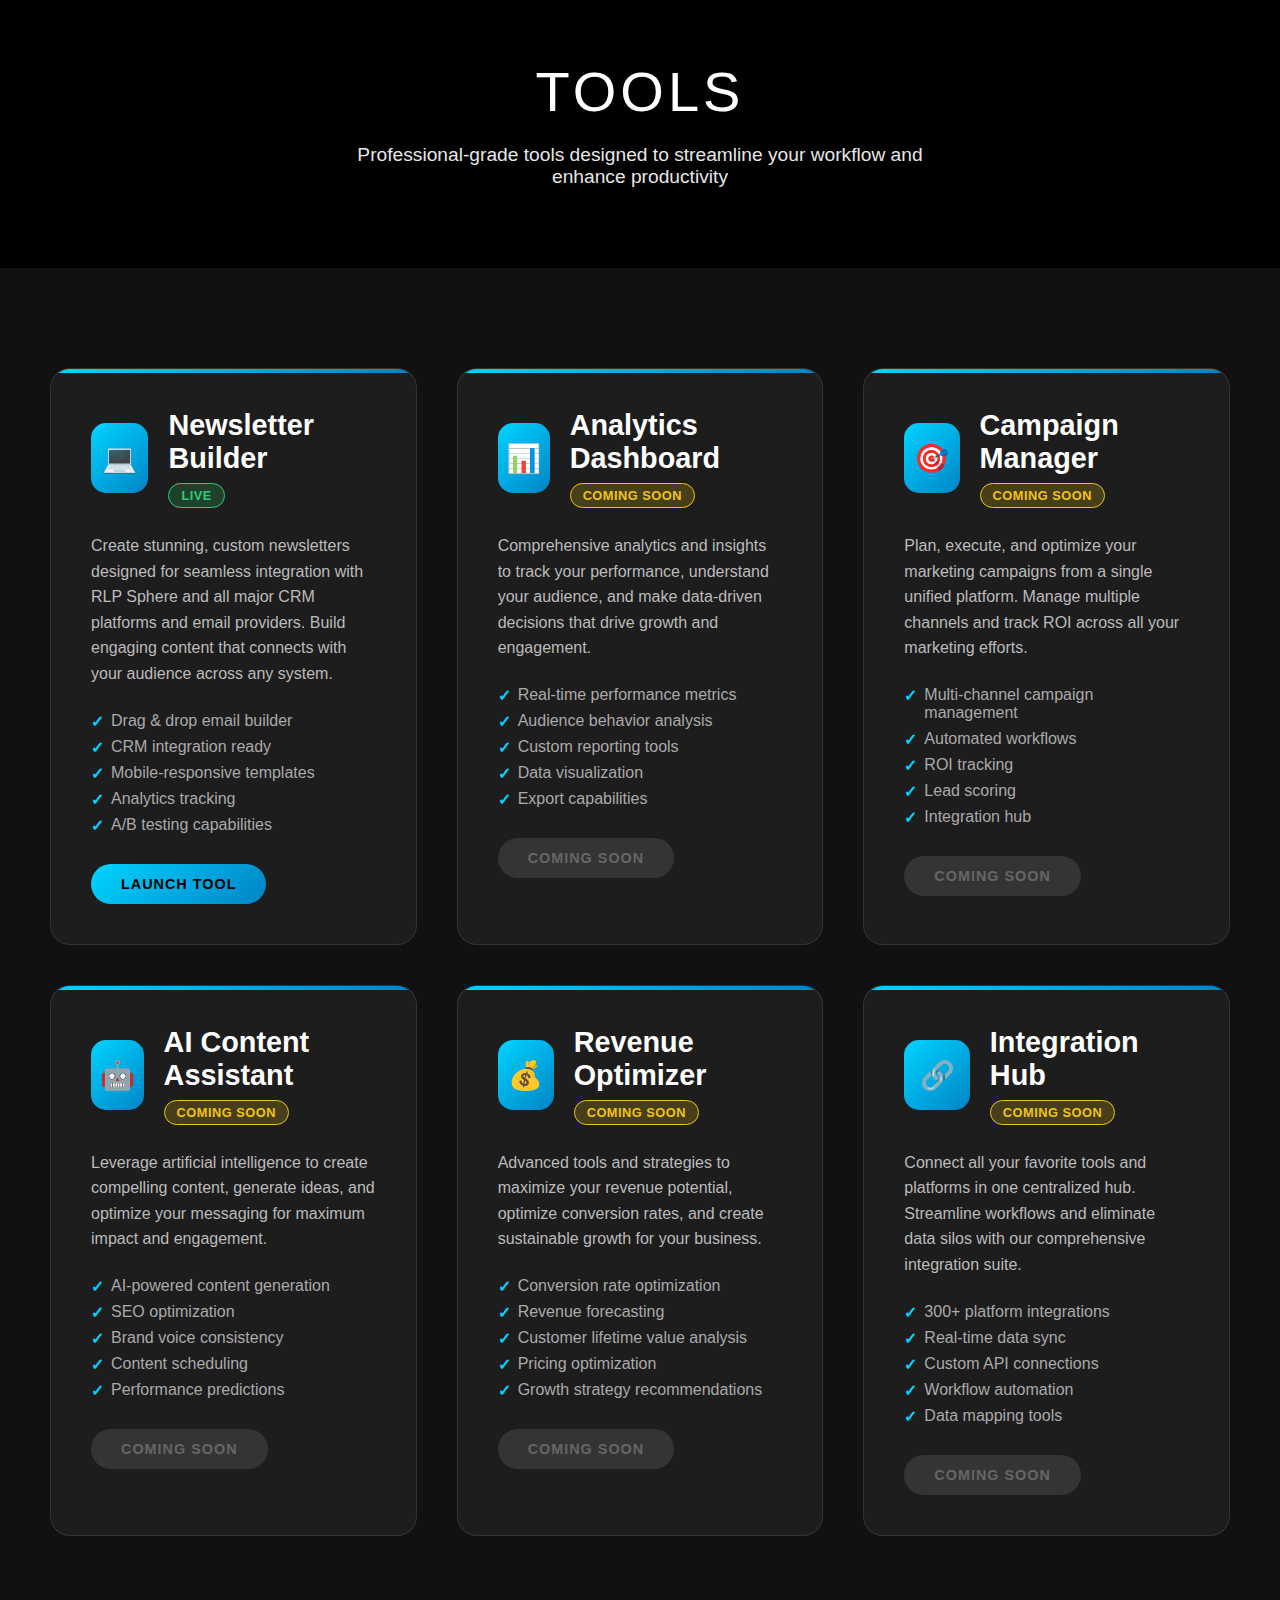
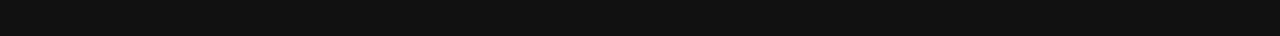
<file: tools/index.html>
<!DOCTYPE html>
<html lang="en">
<head>
    <meta charset="UTF-8">
    <meta name="viewport" content="width=device-width, initial-scale=1.0">
    <title>Tools - Inside the Sphere</title>
    <style>
        * {
            margin: 0;
            padding: 0;
            box-sizing: border-box;
        }

        body {
            font-family: 'Arial', sans-serif;
            background: #000;
            color: #fff;
            overflow-x: hidden;
        }

        /* Page Header */
        .page-header {
            padding: 80px 50px 80px;
            background: url('https://i.imgur.com/FTUM2IF.png') center/cover;
            text-align: center;
            position: relative;
        }

        .page-header::before {
            content: '';
            position: absolute;
            top: 0;
            left: 0;
            right: 0;
            bottom: 0;
            background: rgba(0, 0, 0, 0.6);
        }

        .page-header-content {
            position: relative;
            z-index: 10;
        }

        .page-header h1 {
            font-size: 3.5rem;
            font-weight: 300;
            letter-spacing: 4px;
            margin-bottom: 20px;
            animation: fadeInUp 1s ease;
        }

        .page-header p {
            font-size: 1.2rem;
            opacity: 0.9;
            max-width: 600px;
            margin: 0 auto;
            animation: fadeInUp 1s ease 0.2s both;
        }

        /* Tools Section */
        .tools-section {
            padding: 100px 50px;
            background: #111;
        }

        .tools-grid {
            display: grid;
            grid-template-columns: repeat(auto-fit, minmax(350px, 1fr));
            gap: 40px;
            max-width: 1400px;
            margin: 0 auto;
        }

        .tool-card {
            background: rgba(255, 255, 255, 0.05);
            border-radius: 20px;
            padding: 40px;
            border: 1px solid rgba(255, 255, 255, 0.1);
            transition: all 0.3s ease;
            position: relative;
            overflow: hidden;
        }

        .tool-card::before {
            content: '';
            position: absolute;
            top: 0;
            left: 0;
            right: 0;
            height: 4px;
            background: linear-gradient(90deg, #00d4ff, #0084c7);
        }

        .tool-card:hover {
            transform: translateY(-10px);
            background: rgba(255, 255, 255, 0.08);
            border-color: #00d4ff;
            box-shadow: 0 20px 40px rgba(0, 212, 255, 0.2);
        }

        .tool-header {
            display: flex;
            align-items: center;
            margin-bottom: 25px;
        }

        .tool-icon {
            width: 70px;
            height: 70px;
            background: linear-gradient(135deg, #00d4ff, #0084c7);
            border-radius: 15px;
            display: flex;
            align-items: center;
            justify-content: center;
            font-size: 28px;
            margin-right: 20px;
            color: #000;
        }

        .tool-info h3 {
            font-size: 1.8rem;
            margin-bottom: 8px;
            color: #fff;
        }

        .tool-status {
            display: inline-block;
            padding: 4px 12px;
            border-radius: 20px;
            font-size: 0.8rem;
            font-weight: bold;
            letter-spacing: 0.5px;
        }

        .status-live {
            background: rgba(46, 204, 113, 0.2);
            color: #2ecc71;
            border: 1px solid #2ecc71;
        }

        .status-coming-soon {
            background: rgba(241, 196, 15, 0.2);
            color: #f1c40f;
            border: 1px solid #f1c40f;
        }

        .tool-description {
            color: #bbb;
            line-height: 1.6;
            margin-bottom: 25px;
        }

        .tool-features {
            list-style: none;
            margin-bottom: 30px;
        }

        .tool-features li {
            color: #aaa;
            margin-bottom: 8px;
            padding-left: 20px;
            position: relative;
        }

        .tool-features li::before {
            content: '✓';
            position: absolute;
            left: 0;
            color: #00d4ff;
            font-weight: bold;
        }

        .tool-button {
            display: inline-block;
            padding: 12px 30px;
            background: linear-gradient(135deg, #00d4ff, #0084c7);
            color: #000;
            text-decoration: none;
            font-weight: bold;
            border-radius: 25px;
            transition: all 0.3s ease;
            text-transform: uppercase;
            letter-spacing: 1px;
            font-size: 0.9rem;
        }

        .tool-button:hover {
            background: linear-gradient(135deg, #fff, #f0f0f0);
            transform: translateY(-2px);
            box-shadow: 0 10px 20px rgba(0, 212, 255, 0.3);
        }

        .tool-button.disabled {
            background: rgba(255, 255, 255, 0.1);
            color: #666;
            cursor: not-allowed;
        }

        .tool-button.disabled:hover {
            transform: none;
            box-shadow: none;
        }

        /* Mobile Responsive */
        @media (max-width: 768px) {
            .page-header {
                padding: 60px 20px 60px;
            }

            .page-header h1 {
                font-size: 2.5rem;
            }

            .tools-section {
                padding: 60px 20px;
            }

            .tools-grid {
                grid-template-columns: 1fr;
            }
        }

        /* Animations */
        @keyframes fadeInUp {
            from {
                opacity: 0;
                transform: translateY(30px);
            }
            to {
                opacity: 1;
                transform: translateY(0);
            }
        }

        .fade-in {
            animation: fadeInUp 0.8s ease;
        }
    </style>
</head>
<body>
    <div id="header"></div>
    <script>
      fetch('/header.html')
        .then(res => res.text())
        .then(data => {
          document.getElementById('header').innerHTML = data;
        });
    </script>

    <section class="page-header">
        <div class="page-header-content">
            <h1>TOOLS</h1>
            <p>Professional-grade tools designed to streamline your workflow and enhance productivity</p>
        </div>
    </section>

    <section class="tools-section">
        <div class="tools-grid">
            <div class="tool-card fade-in">
                <div class="tool-header">
                    <div class="tool-icon">💻</div>
                    <div class="tool-info">
                        <h3>Newsletter Builder</h3>
                        <span class="tool-status status-live">LIVE</span>
                    </div>
                </div>
                <p class="tool-description">
                    Create stunning, custom newsletters designed for seamless integration with RLP Sphere and all major CRM platforms and email providers. Build engaging content that connects with your audience across any system.
                </p>
                <ul class="tool-features">
                    <li>Drag & drop email builder</li>
                    <li>CRM integration ready</li>
                    <li>Mobile-responsive templates</li>
                    <li>Analytics tracking</li>
                    <li>A/B testing capabilities</li>
                </ul>
                <a href="https://insidethesphere.com/newsletter/" class="tool-button" target="_blank">Launch Tool</a>
            </div>

            <div class="tool-card fade-in">
                <div class="tool-header">
                    <div class="tool-icon">📊</div>
                    <div class="tool-info">
                        <h3>Analytics Dashboard</h3>
                        <span class="tool-status status-coming-soon">COMING SOON</span>
                    </div>
                </div>
                <p class="tool-description">
                    Comprehensive analytics and insights to track your performance, understand your audience, and make data-driven decisions that drive growth and engagement.
                </p>
                <ul class="tool-features">
                    <li>Real-time performance metrics</li>
                    <li>Audience behavior analysis</li>
                    <li>Custom reporting tools</li>
                    <li>Data visualization</li>
                    <li>Export capabilities</li>
                </ul>
                <a href="#" class="tool-button disabled">Coming Soon</a>
            </div>

            <div class="tool-card fade-in">
                <div class="tool-header">
                    <div class="tool-icon">🎯</div>
                    <div class="tool-info">
                        <h3>Campaign Manager</h3>
                        <span class="tool-status status-coming-soon">COMING SOON</span>
                    </div>
                </div>
                <p class="tool-description">
                    Plan, execute, and optimize your marketing campaigns from a single unified platform. Manage multiple channels and track ROI across all your marketing efforts.
                </p>
                <ul class="tool-features">
                    <li>Multi-channel campaign management</li>
                    <li>Automated workflows</li>
                    <li>ROI tracking</li>
                    <li>Lead scoring</li>
                    <li>Integration hub</li>
                </ul>
                <a href="#" class="tool-button disabled">Coming Soon</a>
            </div>

            <div class="tool-card fade-in">
                <div class="tool-header">
                    <div class="tool-icon">🤖</div>
                    <div class="tool-info">
                        <h3>AI Content Assistant</h3>
                        <span class="tool-status status-coming-soon">COMING SOON</span>
                    </div>
                </div>
                <p class="tool-description">
                    Leverage artificial intelligence to create compelling content, generate ideas, and optimize your messaging for maximum impact and engagement.
                </p>
                <ul class="tool-features">
                    <li>AI-powered content generation</li>
                    <li>SEO optimization</li>
                    <li>Brand voice consistency</li>
                    <li>Content scheduling</li>
                    <li>Performance predictions</li>
                </ul>
                <a href="#" class="tool-button disabled">Coming Soon</a>
            </div>

            <div class="tool-card fade-in">
                <div class="tool-header">
                    <div class="tool-icon">💰</div>
                    <div class="tool-info">
                        <h3>Revenue Optimizer</h3>
                        <span class="tool-status status-coming-soon">COMING SOON</span>
                    </div>
                </div>
                <p class="tool-description">
                    Advanced tools and strategies to maximize your revenue potential, optimize conversion rates, and create sustainable growth for your business.
                </p>
                <ul class="tool-features">
                    <li>Conversion rate optimization</li>
                    <li>Revenue forecasting</li>
                    <li>Customer lifetime value analysis</li>
                    <li>Pricing optimization</li>
                    <li>Growth strategy recommendations</li>
                </ul>
                <a href="#" class="tool-button disabled">Coming Soon</a>
            </div>

            <div class="tool-card fade-in">
                <div class="tool-header">
                    <div class="tool-icon">🔗</div>
                    <div class="tool-info">
                        <h3>Integration Hub</h3>
                        <span class="tool-status status-coming-soon">COMING SOON</span>
                    </div>
                </div>
                <p class="tool-description">
                    Connect all your favorite tools and platforms in one centralized hub. Streamline workflows and eliminate data silos with our comprehensive integration suite.
                </p>
                <ul class="tool-features">
                    <li>300+ platform integrations</li>
                    <li>Real-time data sync</li>
                    <li>Custom API connections</li>
                    <li>Workflow automation</li>
                    <li>Data mapping tools</li>
                </ul>
                <a href="#" class="tool-button disabled">Coming Soon</a>
            </div>
        </div>
    </section>

    <script>
        // Animate tool cards on scroll
        const observerOptions = {
            threshold: 0.1,
            rootMargin: '0px 0px -50px 0px'
        };

        const observer = new IntersectionObserver((entries) => {
            entries.forEach(entry => {
                if (entry.isIntersecting) {
                    entry.target.style.animation = 'fadeInUp 0.8s ease forwards';
                }
            });
        }, observerOptions);

        document.querySelectorAll('.tool-card').forEach(card => {
            observer.observe(card);
        });
    </script>
</body>
</html>
</file>
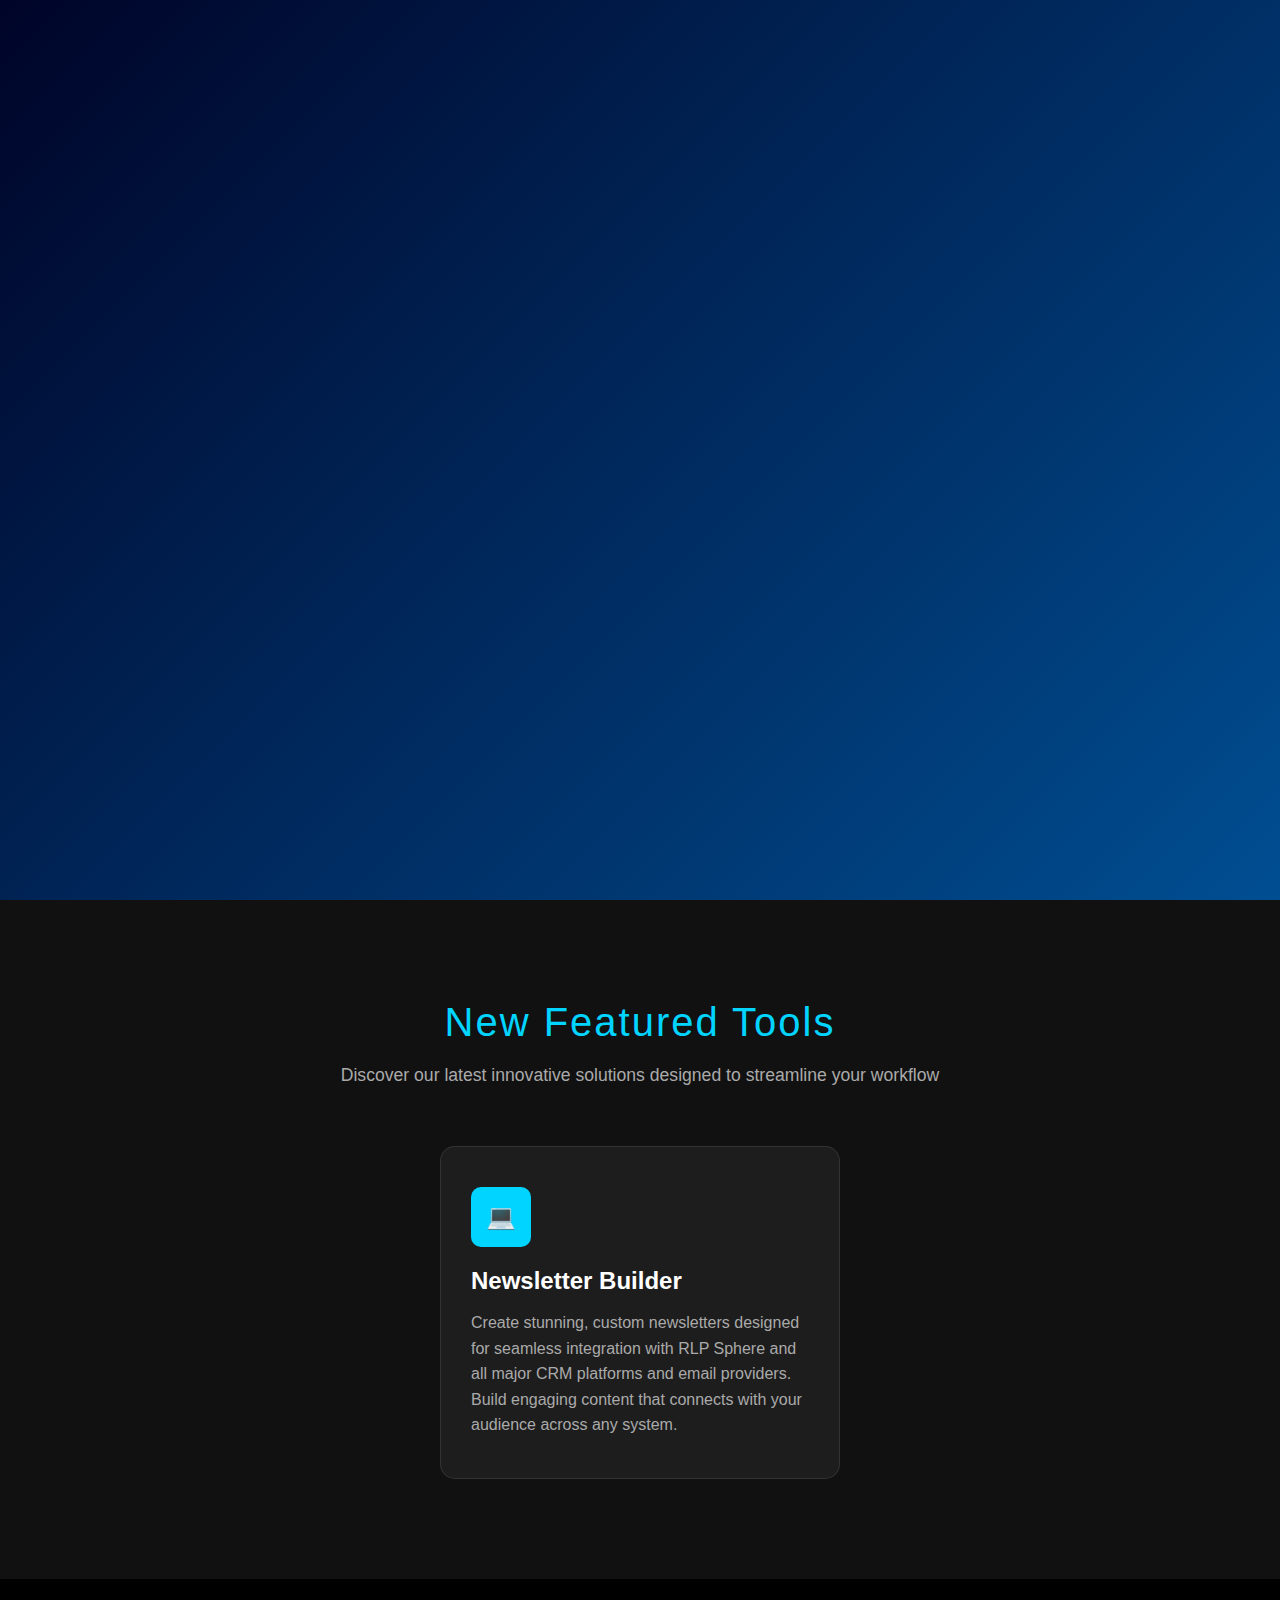
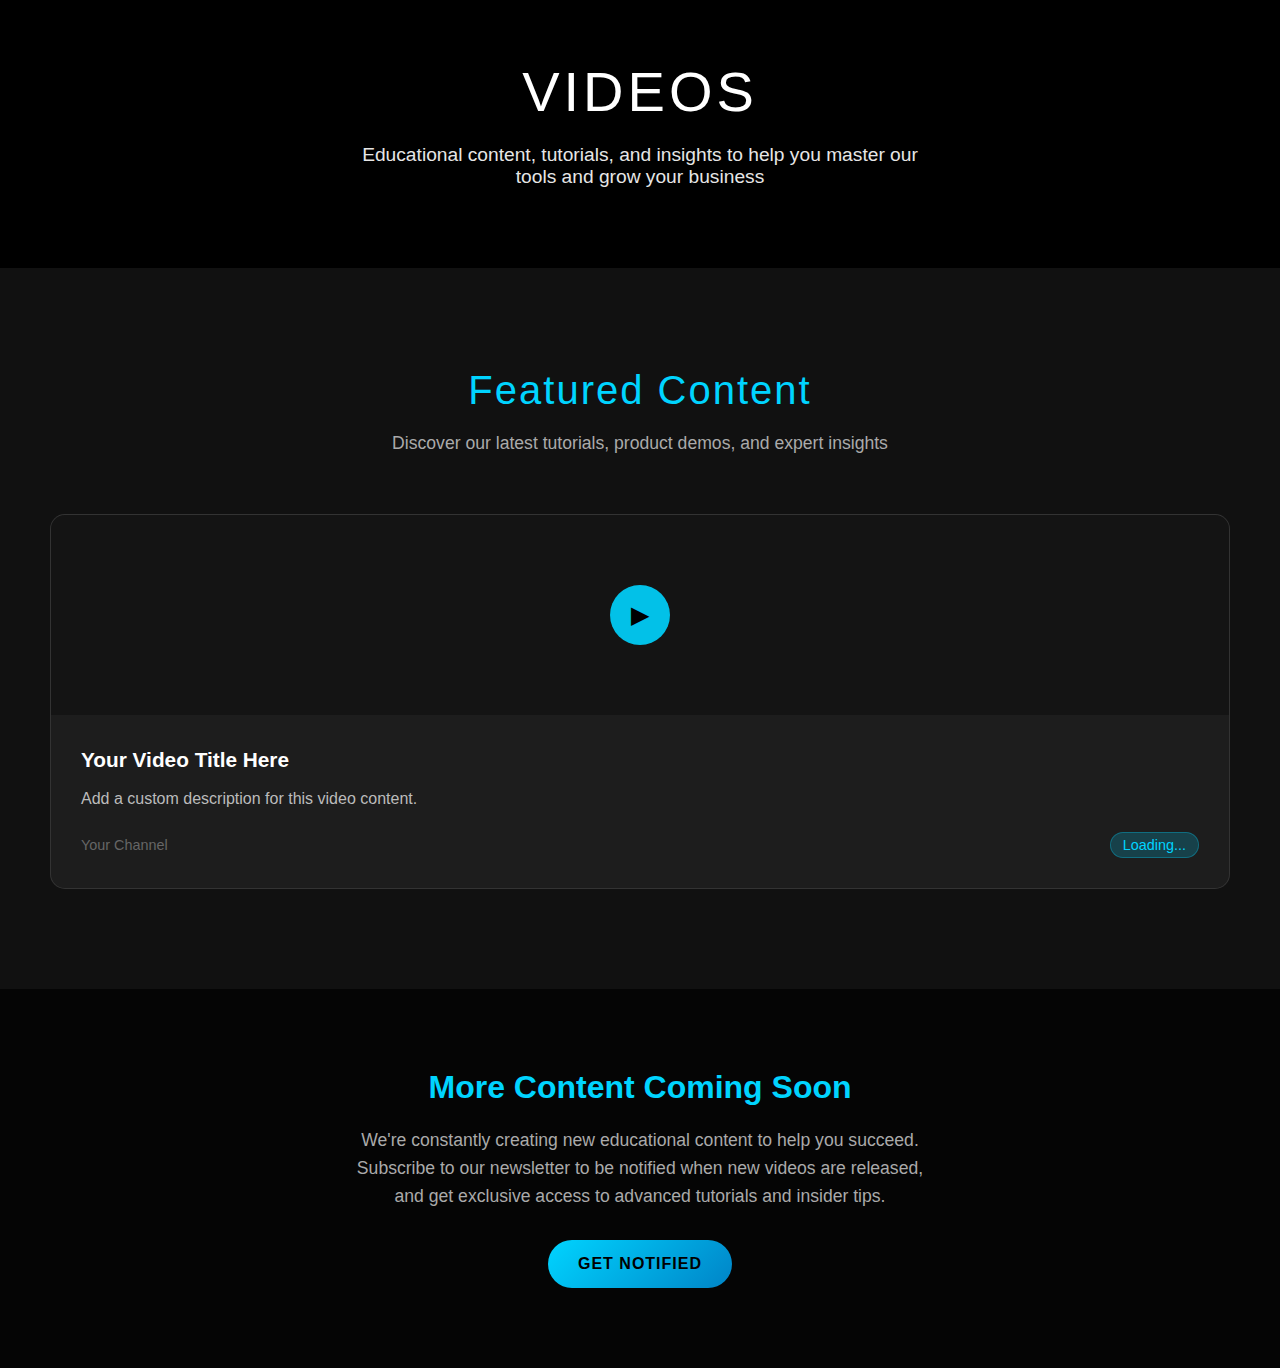
<file: videos/index.html>
<!DOCTYPE html>
<html lang="en">
<head>
    <meta charset="UTF-8">
    <meta name="viewport" content="width=device-width, initial-scale=1.0">
    <title>Videos - Inside the Sphere</title>
    <style>
        * {
            margin: 0;
            padding: 0;
            box-sizing: border-box;
        }

        body {
            font-family: 'Arial', sans-serif;
            background: #000;
            color: #fff;
            overflow-x: hidden;
        }

        /* Page Header */
        .page-header {
            padding: 80px 50px 80px;
            background: url('https://i.imgur.com/FTUM2IF.png') center/cover;
            text-align: center;
            position: relative;
        }

        .page-header::before {
            content: '';
            position: absolute;
            top: 0;
            left: 0;
            right: 0;
            bottom: 0;
            background: rgba(0, 0, 0, 0.6);
        }

        .page-header-content {
            position: relative;
            z-index: 10;
        }

        .page-header h1 {
            font-size: 3.5rem;
            font-weight: 300;
            letter-spacing: 4px;
            margin-bottom: 20px;
            animation: fadeInUp 1s ease;
        }

        .page-header p {
            font-size: 1.2rem;
            opacity: 0.9;
            max-width: 600px;
            margin: 0 auto;
            animation: fadeInUp 1s ease 0.2s both;
        }

        /* Videos Section */
        .videos-section {
            padding: 100px 50px;
            background: #111;
        }

        .section-header {
            text-align: center;
            margin-bottom: 80px;
        }

        .section-header h2 {
            font-size: 2.5rem;
            font-weight: 300;
            letter-spacing: 2px;
            margin-bottom: 20px;
            color: #00d4ff;
        }

        .section-header p {
            font-size: 1.1rem;
            color: #aaa;
            max-width: 600px;
            margin: 0 auto;
        }

        .videos-grid {
            display: grid;
            grid-template-columns: repeat(auto-fit, minmax(350px, 1fr));
            gap: 40px;
            max-width: 1400px;
            margin: 0 auto;
        }

        .video-card {
            background: rgba(255, 255, 255, 0.05);
            border-radius: 15px;
            overflow: hidden;
            border: 1px solid rgba(255, 255, 255, 0.1);
            transition: all 0.3s ease;
            cursor: pointer;
        }

        .video-card:hover {
            transform: translateY(-8px);
            background: rgba(255, 255, 255, 0.08);
            border-color: #00d4ff;
            box-shadow: 0 15px 30px rgba(0, 212, 255, 0.2);
        }

        .video-thumbnail {
            position: relative;
            width: 100%;
            height: 200px;
            background: linear-gradient(135deg, #1e3c72, #2a5298);
            display: flex;
            align-items: center;
            justify-content: center;
            overflow: hidden;
            background-size: cover;
            background-position: center;
        }

        .video-thumbnail::before {
            content: '';
            position: absolute;
            top: 0;
            left: 0;
            right: 0;
            bottom: 0;
            background: rgba(0, 0, 0, 0.3);
        }

        .play-button {
            width: 60px;
            height: 60px;
            background: rgba(0, 212, 255, 0.9);
            border-radius: 50%;
            display: flex;
            align-items: center;
            justify-content: center;
            color: #000;
            font-size: 24px;
            z-index: 10;
            position: relative;
            transition: all 0.3s ease;
        }

        .video-card:hover .play-button {
            background: #00d4ff;
            transform: scale(1.1);
        }

        .video-content {
            padding: 30px;
        }

        .video-title {
            font-size: 1.3rem;
            font-weight: bold;
            margin-bottom: 12px;
            color: #fff;
            line-height: 1.4;
        }

        .video-description {
            color: #bbb;
            line-height: 1.6;
            margin-bottom: 20px;
        }

        .video-meta {
            display: flex;
            justify-content: space-between;
            align-items: center;
            font-size: 0.9rem;
            color: #666;
        }

        .video-duration {
            background: rgba(0, 212, 255, 0.2);
            color: #00d4ff;
            padding: 4px 12px;
            border-radius: 15px;
            border: 1px solid rgba(0, 212, 255, 0.3);
        }

        /* Coming Soon Section */
        .coming-soon {
            text-align: center;
            padding: 80px 50px;
            background: rgba(255, 255, 255, 0.02);
        }

        .coming-soon-content {
            max-width: 600px;
            margin: 0 auto;
        }

        .coming-soon h3 {
            font-size: 2rem;
            margin-bottom: 20px;
            color: #00d4ff;
        }

        .coming-soon p {
            font-size: 1.1rem;
            color: #aaa;
            line-height: 1.6;
            margin-bottom: 30px;
        }

        .notify-button {
            display: inline-block;
            padding: 15px 30px;
            background: linear-gradient(135deg, #00d4ff, #0084c7);
            color: #000;
            text-decoration: none;
            font-weight: bold;
            border-radius: 25px;
            transition: all 0.3s ease;
            text-transform: uppercase;
            letter-spacing: 1px;
        }

        .notify-button:hover {
            background: linear-gradient(135deg, #fff, #f0f0f0);
            transform: translateY(-2px);
            box-shadow: 0 10px 20px rgba(0, 212, 255, 0.3);
        }

        /* Modal Styles */
        .video-modal {
            display: none;
            position: fixed;
            z-index: 1000;
            left: 0;
            top: 0;
            width: 100%;
            height: 100%;
            background-color: rgba(0, 0, 0, 0.9);
            animation: fadeIn 0.3s ease;
        }

        .video-modal.active {
            display: flex;
            align-items: center;
            justify-content: center;
        }

        .modal-content {
            position: relative;
            width: 90%;
            max-width: 800px;
            background: #111;
            border-radius: 15px;
            overflow: hidden;
            border: 1px solid rgba(0, 212, 255, 0.3);
        }

        .modal-header {
            padding: 20px;
            background: rgba(0, 212, 255, 0.1);
            border-bottom: 1px solid rgba(0, 212, 255, 0.2);
            display: flex;
            justify-content: space-between;
            align-items: center;
        }

        .modal-title {
            color: #00d4ff;
            font-size: 1.2rem;
            font-weight: bold;
        }

        .close-button {
            background: none;
            border: none;
            color: #fff;
            font-size: 24px;
            cursor: pointer;
            padding: 5px;
            border-radius: 5px;
            transition: background 0.3s ease;
        }

        .close-button:hover {
            background: rgba(255, 255, 255, 0.1);
        }

        .video-container {
            position: relative;
            width: 100%;
            height: 0;
            padding-bottom: 56.25%; /* 16:9 aspect ratio */
        }

        .video-container iframe {
            position: absolute;
            top: 0;
            left: 0;
            width: 100%;
            height: 100%;
        }

        @keyframes fadeIn {
            from { opacity: 0; }
            to { opacity: 1; }
        }

        /* Mobile Modal Adjustments */
        @media (max-width: 768px) {
            .modal-content {
                width: 95%;
                margin: 20px;
            }
            
            .modal-header {
                padding: 15px;
            }
            
            .modal-title {
                font-size: 1rem;
            }
        }
        @media (max-width: 768px) {
            .page-header {
                padding: 60px 20px 60px;
            }

            .page-header h1 {
                font-size: 2.5rem;
            }

            .videos-section {
                padding: 60px 20px;
            }

            .videos-grid {
                grid-template-columns: 1fr;
            }

            .coming-soon {
                padding: 60px 20px;
            }
        }

        /* Animations */
        @keyframes fadeInUp {
            from {
                opacity: 0;
                transform: translateY(30px);
            }
            to {
                opacity: 1;
                transform: translateY(0);
            }
        }

        .fade-in {
            animation: fadeInUp 0.8s ease;
        }
    </style>
</head>
<body>
    <div id="header"></div>
    <script>
      fetch('/header.html')
        .then(res => res.text())
        .then(data => {
          document.getElementById('header').innerHTML = data;
        });
    </script>

    <section class="page-header">
        <div class="page-header-content">
            <h1>VIDEOS</h1>
            <p>Educational content, tutorials, and insights to help you master our tools and grow your business</p>
        </div>
    </section>

    <section class="videos-section">
        <div class="section-header fade-in">
            <h2>Featured Content</h2>
            <p>Discover our latest tutorials, product demos, and expert insights</p>
        </div>

        <div class="videos-grid">
            <div class="video-card fade-in" data-video-id="VfNtGfe1ERc" data-loading="true">
                <div class="video-thumbnail" style="background-image: url('https://img.youtube.com/vi/VfNtGfe1ERc/maxresdefault.jpg')">
                    <div class="play-button">▶</div>
                </div>
                <div class="video-content">
                    <h3 class="video-title">Loading...</h3>
                    <p class="video-description">Fetching video details from YouTube...</p>
                    <div class="video-meta">
                        <span>YouTube</span>
                        <span class="video-duration">Loading...</span>
                    </div>
                </div>
            </div>
        </div>
    </section>

    <section class="coming-soon">
        <div class="coming-soon-content fade-in">
            <h3>More Content Coming Soon</h3>
            <p>We're constantly creating new educational content to help you succeed. Subscribe to our newsletter to be notified when new videos are released, and get exclusive access to advanced tutorials and insider tips.</p>
            <a href="#" class="notify-button">Get Notified</a>
        </div>
    </section>

    <!-- Video Modal -->
    <div id="video-modal" class="video-modal">
        <div class="modal-content">
            <div class="modal-header">
                <div class="modal-title" id="modal-title">Video Player</div>
                <button class="close-button" id="close-modal">&times;</button>
            </div>
            <div class="video-container">
                <iframe id="youtube-player" src="" frameborder="0" allowfullscreen allow="autoplay; encrypted-media"></iframe>
            </div>
        </div>
    </div>

    <script>
        // Fetch YouTube video details
        async function fetchYouTubeVideoDetails(videoId) {
            try {
                // Method 1: Try oEmbed endpoint
                const oEmbedUrl = `https://www.youtube.com/oembed?url=https://www.youtube.com/watch?v=${videoId}&format=json`;
                const response = await fetch(oEmbedUrl);
                
                if (response.ok) {
                    const data = await response.json();
                    return {
                        title: data.title,
                        description: data.title, // oEmbed doesn't provide description
                        author: data.author_name,
                        duration: 'YouTube'
                    };
                }
            } catch (error) {
                console.log('oEmbed failed, using fallback');
            }

            // Fallback: Manual data for known videos
            const knownVideos = {
                'VfNtGfe1ERc': {
                    title: 'Your Video Title Here',
                    description: 'Add a custom description for this video content.',
                    author: 'Your Channel',
                    duration: 'YouTube'
                }
            };

            return knownVideos[videoId] || {
                title: 'YouTube Video',
                description: 'Click to watch this video.',
                author: 'YouTube',
                duration: 'YouTube'
            };
        }

        // Update video card with fetched details
        async function updateVideoCard(videoCard) {
            const videoId = videoCard.getAttribute('data-video-id');
            const titleElement = videoCard.querySelector('.video-title');
            const descriptionElement = videoCard.querySelector('.video-description');
            const metaElement = videoCard.querySelector('.video-meta span:first-child');

            try {
                const details = await fetchYouTubeVideoDetails(videoId);
                
                titleElement.textContent = details.title;
                descriptionElement.textContent = details.description;
                metaElement.textContent = details.author;
                
                videoCard.setAttribute('data-loading', 'false');
            } catch (error) {
                console.error('Error fetching video details:', error);
                titleElement.textContent = 'YouTube Video';
                descriptionElement.textContent = 'Unable to load video details.';
            }
        }

        // Modal elements
        const modal = document.getElementById('video-modal');
        const modalTitle = document.getElementById('modal-title');
        const youtubePlayer = document.getElementById('youtube-player');
        const closeModal = document.getElementById('close-modal');

        // Open video modal
        function openVideoModal(videoId, title) {
            const embedUrl = `https://www.youtube.com/embed/${videoId}?autoplay=1&rel=0`;
            youtubePlayer.src = embedUrl;
            modalTitle.textContent = title;
            modal.classList.add('active');
            document.body.style.overflow = 'hidden'; // Prevent background scrolling
        }

        // Close video modal
        function closeVideoModal() {
            modal.classList.remove('active');
            youtubePlayer.src = ''; // Stop video playback
            document.body.style.overflow = 'auto'; // Restore scrolling
        }

        // Event listeners
        closeModal.addEventListener('click', closeVideoModal);
        
        // Close modal when clicking outside content
        modal.addEventListener('click', (e) => {
            if (e.target === modal) {
                closeVideoModal();
            }
        });

        // Close modal with Escape key
        document.addEventListener('keydown', (e) => {
            if (e.key === 'Escape' && modal.classList.contains('active')) {
                closeVideoModal();
            }
        });

        // Animate elements on scroll
        const observerOptions = {
            threshold: 0.1,
            rootMargin: '0px 0px -50px 0px'
        };

        const observer = new IntersectionObserver((entries) => {
            entries.forEach(entry => {
                if (entry.isIntersecting) {
                    entry.target.style.animation = 'fadeInUp 0.8s ease forwards';
                }
            });
        }, observerOptions);

        // Initialize when page loads
        document.addEventListener('DOMContentLoaded', () => {
            // Fetch video details for all video cards
            document.querySelectorAll('.video-card[data-loading="true"]').forEach(updateVideoCard);
            
            // Observe fade-in elements
            document.querySelectorAll('.fade-in').forEach(element => {
                observer.observe(element);
            });

            // Add click handlers for video cards
            document.querySelectorAll('.video-card').forEach(card => {
                card.addEventListener('click', () => {
                    const videoId = card.getAttribute('data-video-id');
                    const title = card.querySelector('.video-title').textContent;
                    openVideoModal(videoId, title);
                });
            });
        });
    </script>
</body>
</html>
</file>
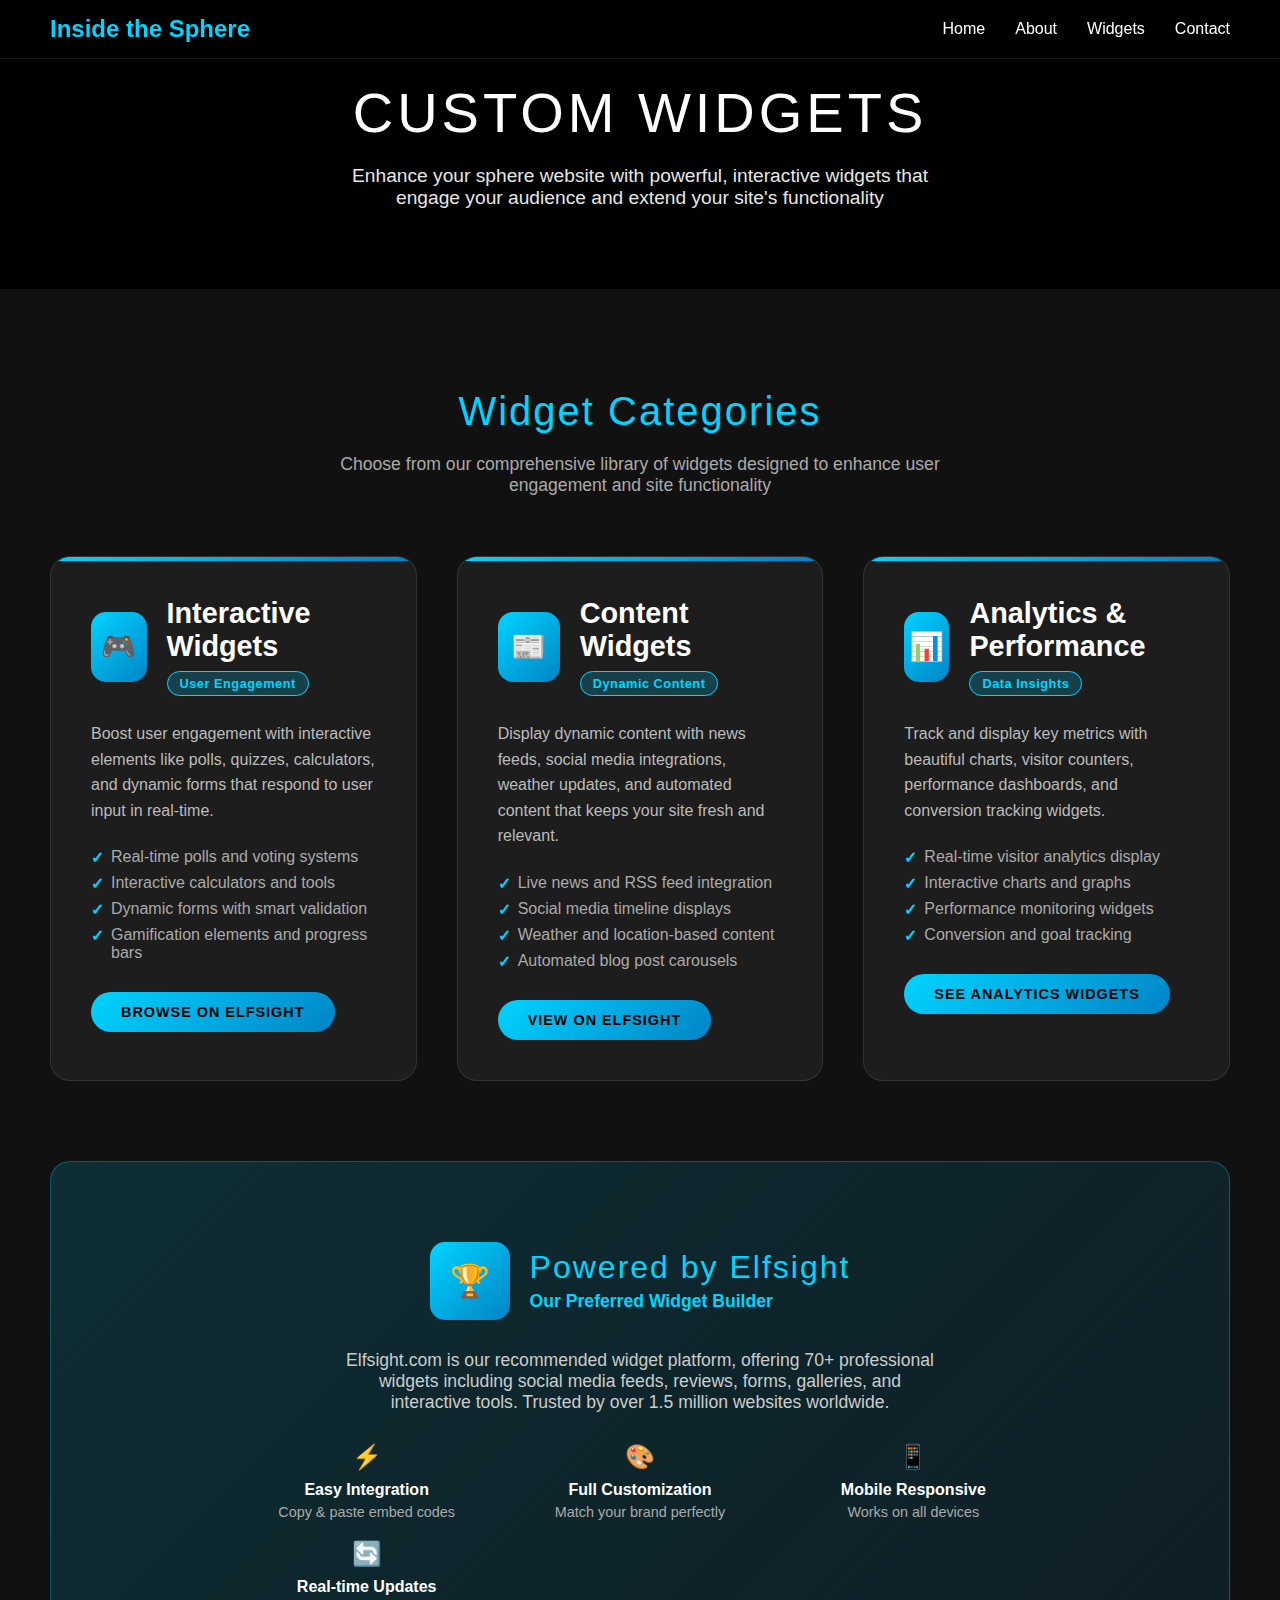
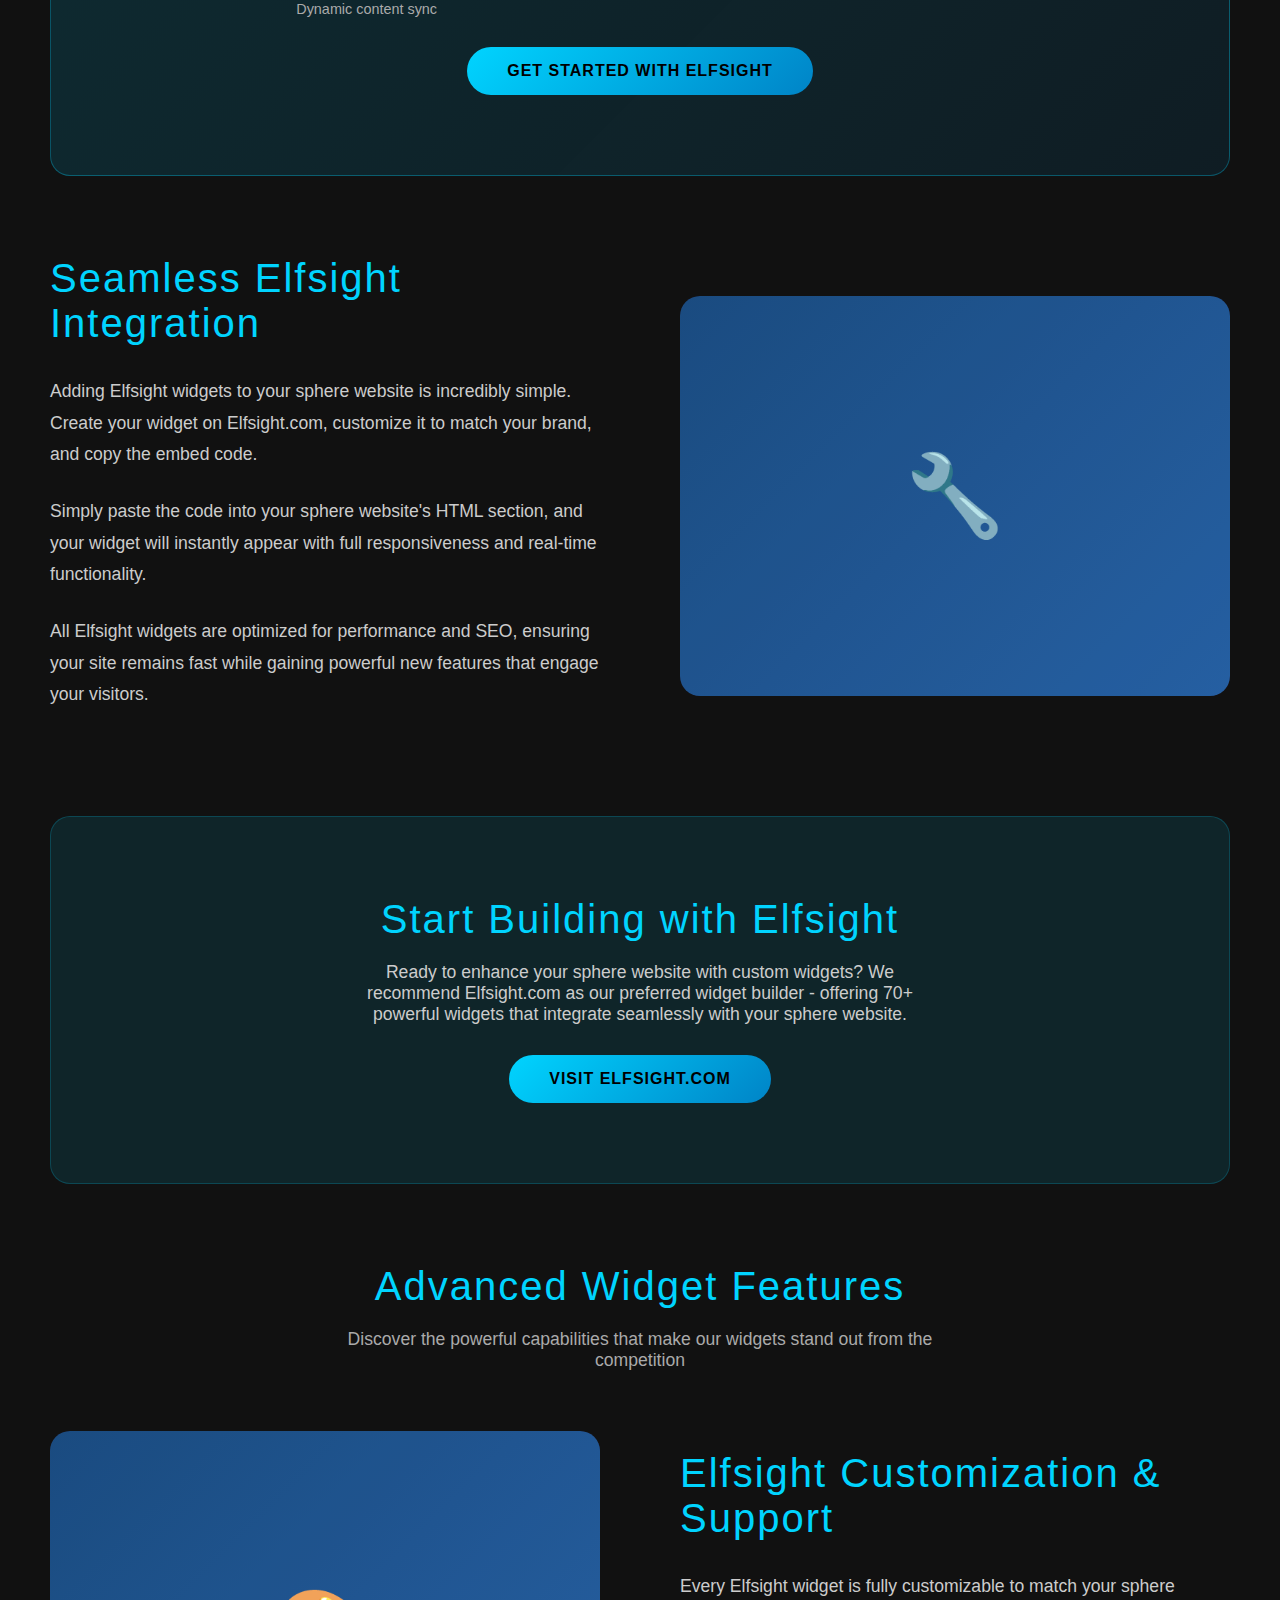
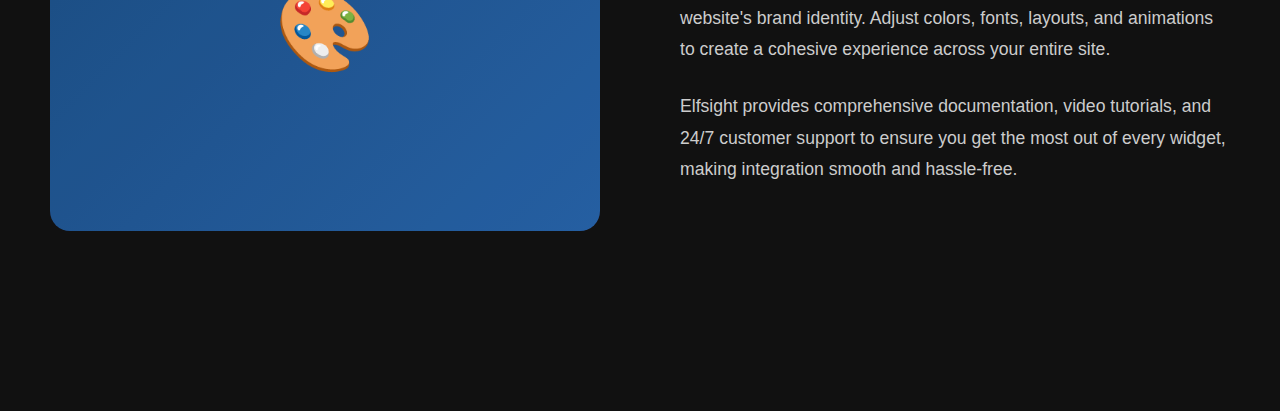
<file: Widgets/index.html>
<!DOCTYPE html>
<html lang="en">
<head>
    <meta charset="UTF-8">
    <meta name="viewport" content="width=device-width, initial-scale=1.0">
    <!-- UPDATE: Change page title -->
    <title>Custom Widgets - Inside the Sphere</title>
    <style>
        * {
            margin: 0;
            padding: 0;
            box-sizing: border-box;
        }

        body {
            font-family: 'Arial', sans-serif;
            background: #000;
            color: #fff;
            overflow-x: hidden;
        }

        /* Page Header */
        .page-header {
            padding: 80px 50px 80px;
            background: url('https://i.imgur.com/FTUM2IF.png') center/cover;
            text-align: center;
            position: relative;
        }

        .page-header::before {
            content: '';
            position: absolute;
            top: 0;
            left: 0;
            right: 0;
            bottom: 0;
            background: rgba(0, 0, 0, 0.6);
        }

        .page-header-content {
            position: relative;
            z-index: 10;
        }

        .page-header h1 {
            font-size: 3.5rem;
            font-weight: 300;
            letter-spacing: 4px;
            margin-bottom: 20px;
            animation: fadeInUp 1s ease;
        }

        .page-header p {
            font-size: 1.2rem;
            opacity: 0.9;
            max-width: 600px;
            margin: 0 auto;
            animation: fadeInUp 1s ease 0.2s both;
        }

        /* Main Content Section */
        .main-content {
            padding: 100px 50px;
            background: #111;
        }

        .content-container {
            max-width: 1200px;
            margin: 0 auto;
        }

        /* Section Headers */
        .section-header {
            text-align: center;
            margin-bottom: 60px;
        }

        .section-header h2 {
            font-size: 2.5rem;
            font-weight: 300;
            letter-spacing: 2px;
            margin-bottom: 20px;
            color: #00d4ff;
        }

        .section-header p {
            font-size: 1.1rem;
            color: #aaa;
            max-width: 600px;
            margin: 0 auto;
        }

        /* Content Grid - Flexible for different layouts */
        .content-grid {
            display: grid;
            grid-template-columns: repeat(auto-fit, minmax(350px, 1fr));
            gap: 40px;
            margin-bottom: 80px;
        }

        .content-card {
            background: rgba(255, 255, 255, 0.05);
            border-radius: 20px;
            padding: 40px;
            border: 1px solid rgba(255, 255, 255, 0.1);
            transition: all 0.3s ease;
            position: relative;
            overflow: hidden;
        }

        .content-card::before {
            content: '';
            position: absolute;
            top: 0;
            left: 0;
            right: 0;
            height: 4px;
            background: linear-gradient(90deg, #00d4ff, #0084c7);
        }

        .content-card:hover {
            transform: translateY(-10px);
            background: rgba(255, 255, 255, 0.08);
            border-color: #00d4ff;
            box-shadow: 0 20px 40px rgba(0, 212, 255, 0.2);
        }

        .card-header {
            display: flex;
            align-items: center;
            margin-bottom: 25px;
        }

        .card-icon {
            width: 70px;
            height: 70px;
            background: linear-gradient(135deg, #00d4ff, #0084c7);
            border-radius: 15px;
            display: flex;
            align-items: center;
            justify-content: center;
            font-size: 28px;
            margin-right: 20px;
            color: #000;
        }

        .card-info h3 {
            font-size: 1.8rem;
            margin-bottom: 8px;
            color: #fff;
        }

        .card-subtitle {
            display: inline-block;
            padding: 4px 12px;
            border-radius: 20px;
            font-size: 0.8rem;
            font-weight: bold;
            letter-spacing: 0.5px;
            background: rgba(0, 212, 255, 0.2);
            color: #00d4ff;
            border: 1px solid #00d4ff;
        }

        .card-description {
            color: #bbb;
            line-height: 1.6;
            margin-bottom: 25px;
        }

        .card-features {
            list-style: none;
            margin-bottom: 30px;
        }

        .card-features li {
            color: #aaa;
            margin-bottom: 8px;
            padding-left: 20px;
            position: relative;
        }

        .card-features li::before {
            content: '✓';
            position: absolute;
            left: 0;
            color: #00d4ff;
            font-weight: bold;
        }

        .card-button {
            display: inline-block;
            padding: 12px 30px;
            background: linear-gradient(135deg, #00d4ff, #0084c7);
            color: #000;
            text-decoration: none;
            font-weight: bold;
            border-radius: 25px;
            transition: all 0.3s ease;
            text-transform: uppercase;
            letter-spacing: 1px;
            font-size: 0.9rem;
        }

        .card-button:hover {
            background: linear-gradient(135deg, #fff, #f0f0f0);
            transform: translateY(-2px);
            box-shadow: 0 10px 20px rgba(0, 212, 255, 0.3);
        }

        /* Two Column Layout */
        .two-column {
            display: grid;
            grid-template-columns: 1fr 1fr;
            gap: 80px;
            align-items: center;
            margin-bottom: 80px;
        }

        .column-text h2 {
            font-size: 2.5rem;
            font-weight: 300;
            letter-spacing: 2px;
            margin-bottom: 30px;
            color: #00d4ff;
        }

        .column-text p {
            font-size: 1.1rem;
            line-height: 1.8;
            color: #ccc;
            margin-bottom: 25px;
        }

        .column-visual {
            position: relative;
            height: 400px;
            background: linear-gradient(135deg, #1e3c72, #2a5298);
            border-radius: 20px;
            display: flex;
            align-items: center;
            justify-content: center;
            overflow: hidden;
        }

        .column-visual::before {
            content: '';
            position: absolute;
            top: 0;
            left: 0;
            right: 0;
            bottom: 0;
            background: rgba(0, 212, 255, 0.1);
            border-radius: 20px;
        }

        .visual-icon {
            font-size: 5rem;
            color: #00d4ff;
            z-index: 10;
            position: relative;
        }

        /* Highlighted Section */
        .highlight-section {
            background: rgba(0, 212, 255, 0.1);
            padding: 80px 40px;
            border-radius: 20px;
            border: 1px solid rgba(0, 212, 255, 0.2);
            text-align: center;
            margin-bottom: 80px;
        }

        .highlight-section h2 {
            font-size: 2.5rem;
            font-weight: 300;
            letter-spacing: 2px;
            margin-bottom: 20px;
            color: #00d4ff;
        }

        .highlight-section p {
            font-size: 1.1rem;
            color: #ccc;
            margin-bottom: 30px;
            max-width: 600px;
            margin-left: auto;
            margin-right: auto;
        }

        .highlight-button {
            display: inline-block;
            padding: 15px 40px;
            background: linear-gradient(135deg, #00d4ff, #0084c7);
            color: #000;
            text-decoration: none;
            font-weight: bold;
            border-radius: 25px;
            transition: all 0.3s ease;
            text-transform: uppercase;
            letter-spacing: 1px;
        }

        .highlight-button:hover {
            background: linear-gradient(135deg, #fff, #f0f0f0);
            transform: translateY(-2px);
            box-shadow: 0 10px 20px rgba(0, 212, 255, 0.3);
        }

        /* Navigation Header */
        .header {
            position: fixed;
            top: 0;
            left: 0;
            right: 0;
            background: rgba(0, 0, 0, 0.9);
            backdrop-filter: blur(10px);
            z-index: 1000;
            padding: 15px 50px;
            border-bottom: 1px solid rgba(255, 255, 255, 0.1);
        }

        .nav-container {
            max-width: 1200px;
            margin: 0 auto;
            display: flex;
            justify-content: space-between;
            align-items: center;
        }

        .logo {
            font-size: 1.5rem;
            font-weight: bold;
            color: #00d4ff;
            text-decoration: none;
        }

        .nav-menu {
            display: flex;
            list-style: none;
            gap: 30px;
        }

        .nav-menu a {
            color: #fff;
            text-decoration: none;
            transition: color 0.3s ease;
        }

        .nav-menu a:hover {
            color: #00d4ff;
        }

        /* Mobile Responsive */
        @media (max-width: 768px) {
            .header {
                padding: 15px 20px;
            }

            .nav-menu {
                display: none;
            }

            .page-header {
                padding: 120px 20px 60px;
            }

            .page-header h1 {
                font-size: 2.5rem;
            }

            .main-content {
                padding: 60px 20px;
            }

            .content-grid {
                grid-template-columns: 1fr;
            }

            .two-column {
                grid-template-columns: 1fr;
                gap: 40px;
                text-align: center;
            }

            .highlight-section {
                padding: 60px 20px;
            }
        }

        /* Animations */
        @keyframes fadeInUp {
            from {
                opacity: 0;
                transform: translateY(30px);
            }
            to {
                opacity: 1;
                transform: translateY(0);
            }
        }

        .fade-in {
            animation: fadeInUp 0.8s ease;
        }

        /* Custom utility classes you can use */
        .text-center { text-align: center; }
        .text-left { text-align: left; }
        .text-right { text-align: right; }
        
        .mb-20 { margin-bottom: 20px; }
        .mb-40 { margin-bottom: 40px; }
        .mb-60 { margin-bottom: 60px; }
        .mb-80 { margin-bottom: 80px; }
        
        .accent-text { color: #00d4ff; }
        .secondary-text { color: #aaa; }
        .muted-text { color: #666; }
    </style>
</head>
<body>
    <!-- Navigation Header -->
    <nav class="header">
        <div class="nav-container">
            <a href="#" class="logo">Inside the Sphere</a>
            <ul class="nav-menu">
                <li><a href="#home">Home</a></li>
                <li><a href="#about">About</a></li>
                <li><a href="https://elfsight.com">Widgets</a></li>
                <li><a href="#contact">Contact</a></li>
            </ul>
        </div>
    </nav>

    <!-- Page Header Section - UPDATE: Change title and description -->
    <section class="page-header">
        <div class="page-header-content">
            <h1>CUSTOM WIDGETS</h1>
            <p>Enhance your sphere website with powerful, interactive widgets that engage your audience and extend your site's functionality</p>
        </div>
    </section>

    <!-- Main Content -->
    <section class="main-content">
        <div class="content-container">

            <!-- Section 1: Content Grid - UPDATE: Modify cards as needed -->
            <div class="section-header fade-in">
                <h2>Widget Categories</h2>
                <p>Choose from our comprehensive library of widgets designed to enhance user engagement and site functionality</p>
            </div>

            <div class="content-grid">
                <!-- Card 1 - Interactive Widgets -->
                <div class="content-card fade-in">
                    <div class="card-header">
                        <div class="card-icon">🎮</div>
                        <div class="card-info">
                            <h3>Interactive Widgets</h3>
                            <span class="card-subtitle">User Engagement</span>
                        </div>
                    </div>
                    <p class="card-description">
                        Boost user engagement with interactive elements like polls, quizzes, calculators, and dynamic forms that respond to user input in real-time.
                    </p>
                    <ul class="card-features">
                        <li>Real-time polls and voting systems</li>
                        <li>Interactive calculators and tools</li>
                        <li>Dynamic forms with smart validation</li>
                        <li>Gamification elements and progress bars</li>
                    </ul>
                    <a href="https://elfsight.com" class="card-button">Browse on Elfsight</a>
                </div>

                <!-- Card 2 - Content Widgets -->
                <div class="content-card fade-in">
                    <div class="card-header">
                        <div class="card-icon">📰</div>
                        <div class="card-info">
                            <h3>Content Widgets</h3>
                            <span class="card-subtitle">Dynamic Content</span>
                        </div>
                    </div>
                    <p class="card-description">
                        Display dynamic content with news feeds, social media integrations, weather updates, and automated content that keeps your site fresh and relevant.
                    </p>
                    <ul class="card-features">
                        <li>Live news and RSS feed integration</li>
                        <li>Social media timeline displays</li>
                        <li>Weather and location-based content</li>
                        <li>Automated blog post carousels</li>
                    </ul>
                    <a href="https://elfsight.com" class="card-button">View on Elfsight</a>
                </div>

                <!-- Card 3 - Analytics Widgets -->
                <div class="content-card fade-in">
                    <div class="card-header">
                        <div class="card-icon">📊</div>
                        <div class="card-info">
                            <h3>Analytics & Performance</h3>
                            <span class="card-subtitle">Data Insights</span>
                        </div>
                    </div>
                    <p class="card-description">
                        Track and display key metrics with beautiful charts, visitor counters, performance dashboards, and conversion tracking widgets.
                    </p>
                    <ul class="card-features">
                        <li>Real-time visitor analytics display</li>
                        <li>Interactive charts and graphs</li>
                        <li>Performance monitoring widgets</li>
                        <li>Conversion and goal tracking</li>
                    </ul>
                    <a href="https://elfsight.com" class="card-button">See Analytics Widgets</a>
                </div>
            </div>

            <!-- Elfsight Preferred Partner Section -->
            <div class="highlight-section fade-in" style="background: linear-gradient(135deg, rgba(0, 212, 255, 0.15), rgba(0, 132, 199, 0.1)); border: 1px solid rgba(0, 212, 255, 0.3);">
                <div style="display: flex; align-items: center; justify-content: center; margin-bottom: 30px;">
                    <div style="background: linear-gradient(135deg, #00d4ff, #0084c7); border-radius: 15px; padding: 20px; margin-right: 20px;">
                        <div style="font-size: 2rem; color: #000;">🏆</div>
                    </div>
                    <div style="text-align: left;">
                        <h2 style="margin-bottom: 5px; font-size: 2rem;">Powered by Elfsight</h2>
                        <p style="color: #00d4ff; font-weight: bold; margin: 0;">Our Preferred Widget Builder</p>
                    </div>
                </div>
                <p>Elfsight.com is our recommended widget platform, offering 70+ professional widgets including social media feeds, reviews, forms, galleries, and interactive tools. Trusted by over 1.5 million websites worldwide.</p>
                <div style="display: grid; grid-template-columns: repeat(auto-fit, minmax(200px, 1fr)); gap: 20px; margin: 30px 0; max-width: 800px; margin-left: auto; margin-right: auto;">
                    <div style="text-align: center;">
                        <div style="font-size: 1.5rem; color: #00d4ff; margin-bottom: 10px;">⚡</div>
                        <div style="font-weight: bold; margin-bottom: 5px;">Easy Integration</div>
                        <div style="font-size: 0.9rem; color: #aaa;">Copy & paste embed codes</div>
                    </div>
                    <div style="text-align: center;">
                        <div style="font-size: 1.5rem; color: #00d4ff; margin-bottom: 10px;">🎨</div>
                        <div style="font-weight: bold; margin-bottom: 5px;">Full Customization</div>
                        <div style="font-size: 0.9rem; color: #aaa;">Match your brand perfectly</div>
                    </div>
                    <div style="text-align: center;">
                        <div style="font-size: 1.5rem; color: #00d4ff; margin-bottom: 10px;">📱</div>
                        <div style="font-weight: bold; margin-bottom: 5px;">Mobile Responsive</div>
                        <div style="font-size: 0.9rem; color: #aaa;">Works on all devices</div>
                    </div>
                    <div style="text-align: center;">
                        <div style="font-size: 1.5rem; color: #00d4ff; margin-bottom: 10px;">🔄</div>
                        <div style="font-weight: bold; margin-bottom: 5px;">Real-time Updates</div>
                        <div style="font-size: 0.9rem; color: #aaa;">Dynamic content sync</div>
                    </div>
                </div>
                <a href="https://elfsight.com" class="highlight-button">Get Started with Elfsight</a>
            </div>

            <!-- Section 2: Widget Implementation -->
            <div class="two-column fade-in">
                <div class="column-text">
                    <h2>Seamless Elfsight Integration</h2>
                    <p>Adding Elfsight widgets to your sphere website is incredibly simple. Create your widget on Elfsight.com, customize it to match your brand, and copy the embed code.</p>
                    <p>Simply paste the code into your sphere website's HTML section, and your widget will instantly appear with full responsiveness and real-time functionality.</p>
                    <p>All Elfsight widgets are optimized for performance and SEO, ensuring your site remains fast while gaining powerful new features that engage your visitors.</p>
                </div>
                <div class="column-visual">
                    <div class="visual-icon">🔧</div>
                </div>
            </div>

            <!-- Section 3: Get Started CTA -->
            <div class="highlight-section fade-in">
                <h2>Start Building with Elfsight</h2>
                <p>Ready to enhance your sphere website with custom widgets? We recommend Elfsight.com as our preferred widget builder - offering 70+ powerful widgets that integrate seamlessly with your sphere website.</p>
                <a href="https://elfsight.com" class="highlight-button">Visit Elfsight.com</a>
            </div>

            <!-- Section 4: Advanced Features -->
            <div class="section-header fade-in">
                <h2>Advanced Widget Features</h2>
                <p>Discover the powerful capabilities that make our widgets stand out from the competition</p>
            </div>

            <!-- Customization & Support -->
            <div class="two-column fade-in">
                <div class="column-visual">
                    <div class="visual-icon">🎨</div>
                </div>
                <div class="column-text">
                    <h2>Elfsight Customization & Support</h2>
                    <p>Every Elfsight widget is fully customizable to match your sphere website's brand identity. Adjust colors, fonts, layouts, and animations to create a cohesive experience across your entire site.</p>
                    <p>Elfsight provides comprehensive documentation, video tutorials, and 24/7 customer support to ensure you get the most out of every widget, making integration smooth and hassle-free.</p>
                </div>
            </div>

        </div>
    </section>

    <!-- JavaScript for animations and interactions -->
    <script>
        // Animate elements on scroll
        const observerOptions = {
            threshold: 0.1,
            rootMargin: '0px 0px -50px 0px'
        };

        const observer = new IntersectionObserver((entries) => {
            entries.forEach(entry => {
                if (entry.isIntersecting) {
                    entry.target.style.animation = 'fadeInUp 0.8s ease forwards';
                }
            });
        }, observerOptions);

        document.querySelectorAll('.fade-in').forEach(element => {
            observer.observe(element);
        });

        // Add any custom JavaScript for your page here
        // Example: Button click handlers, form submissions, etc.
        
        console.log('Template page loaded successfully!');
    </script>
</body>
</html>
</file>
